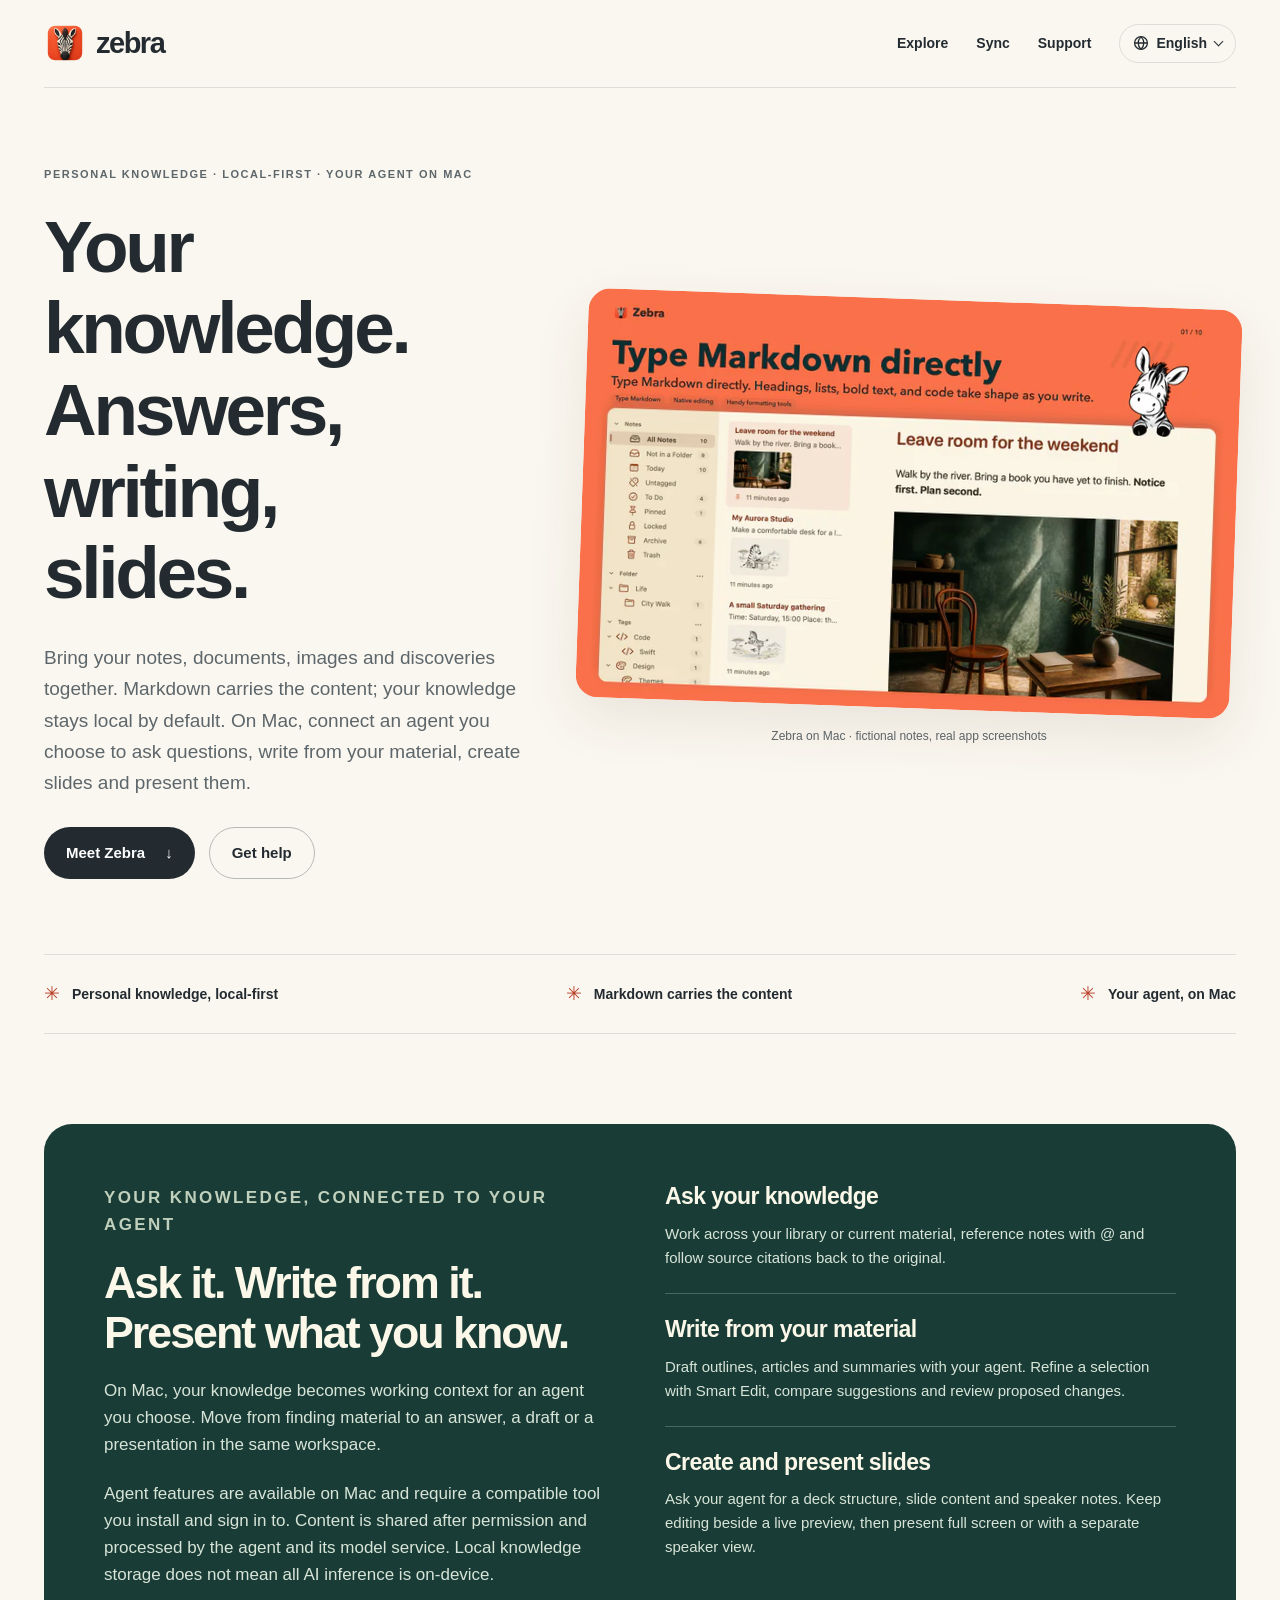
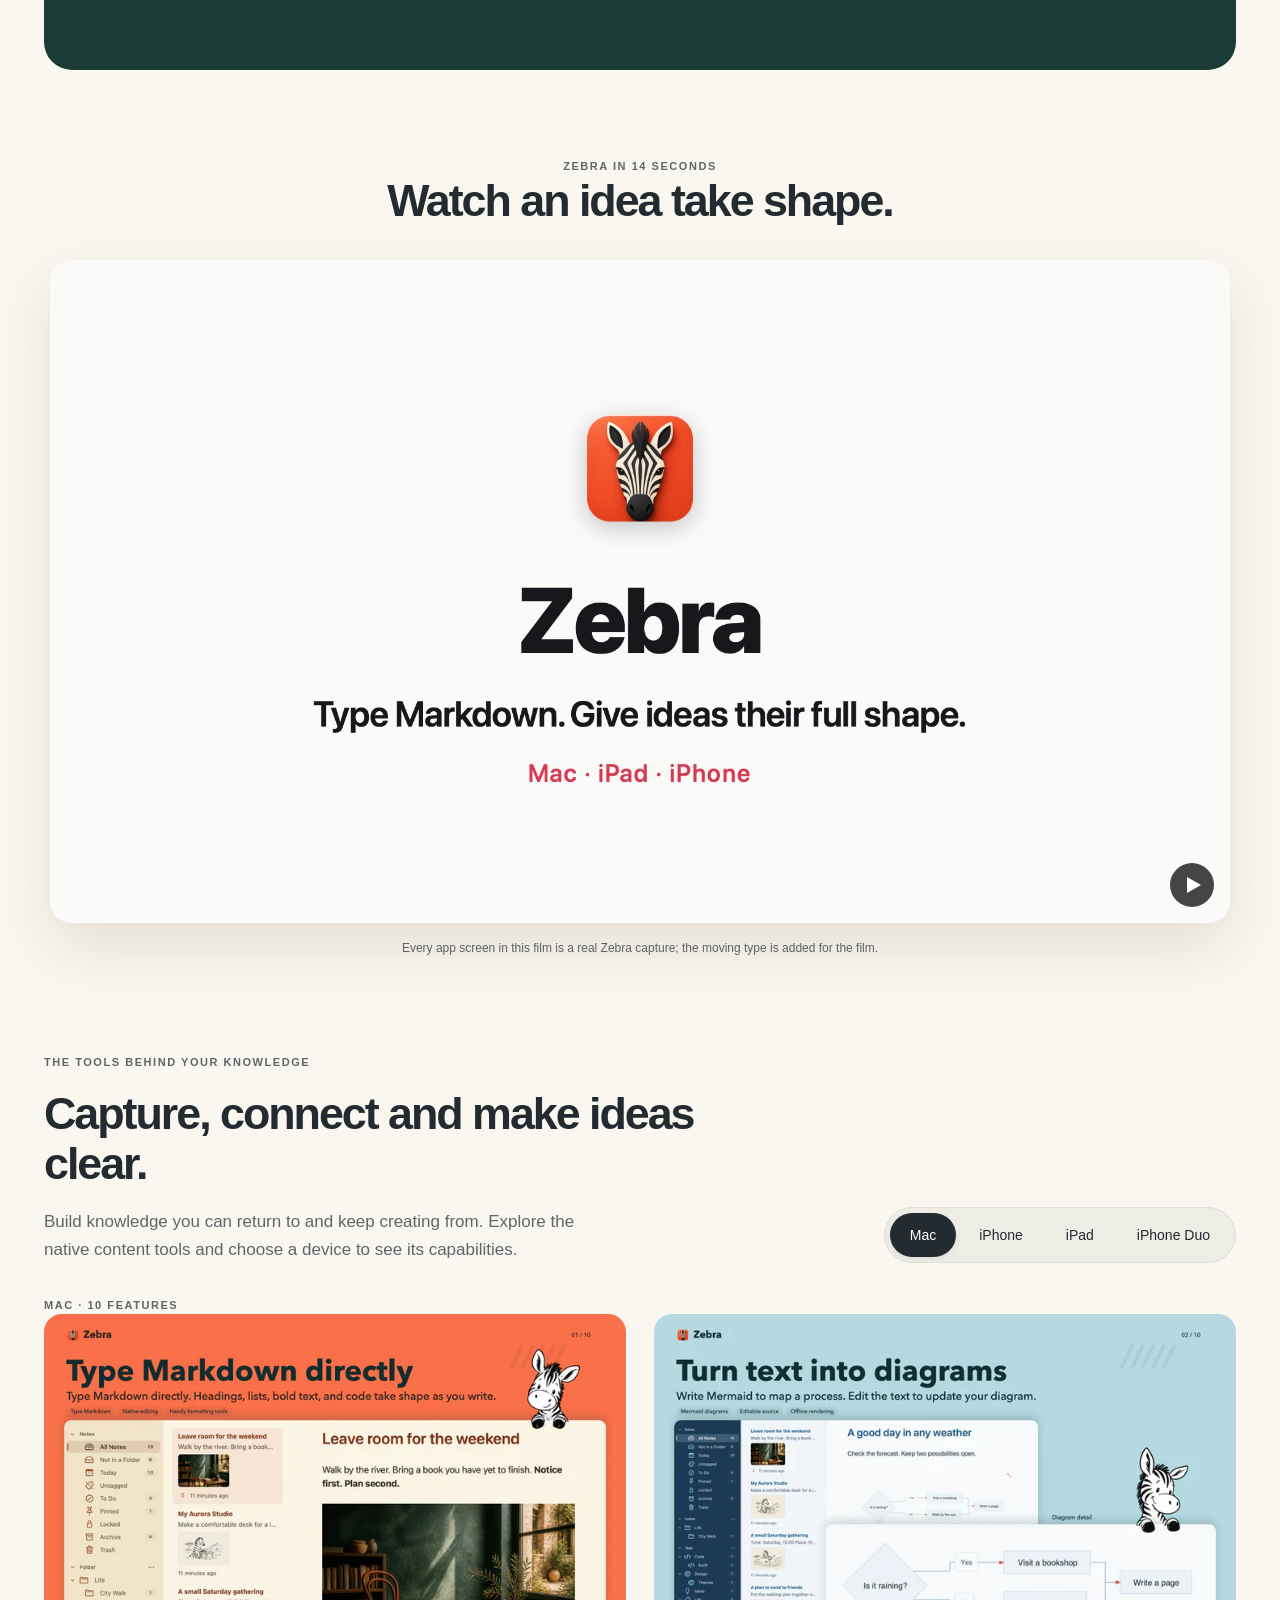
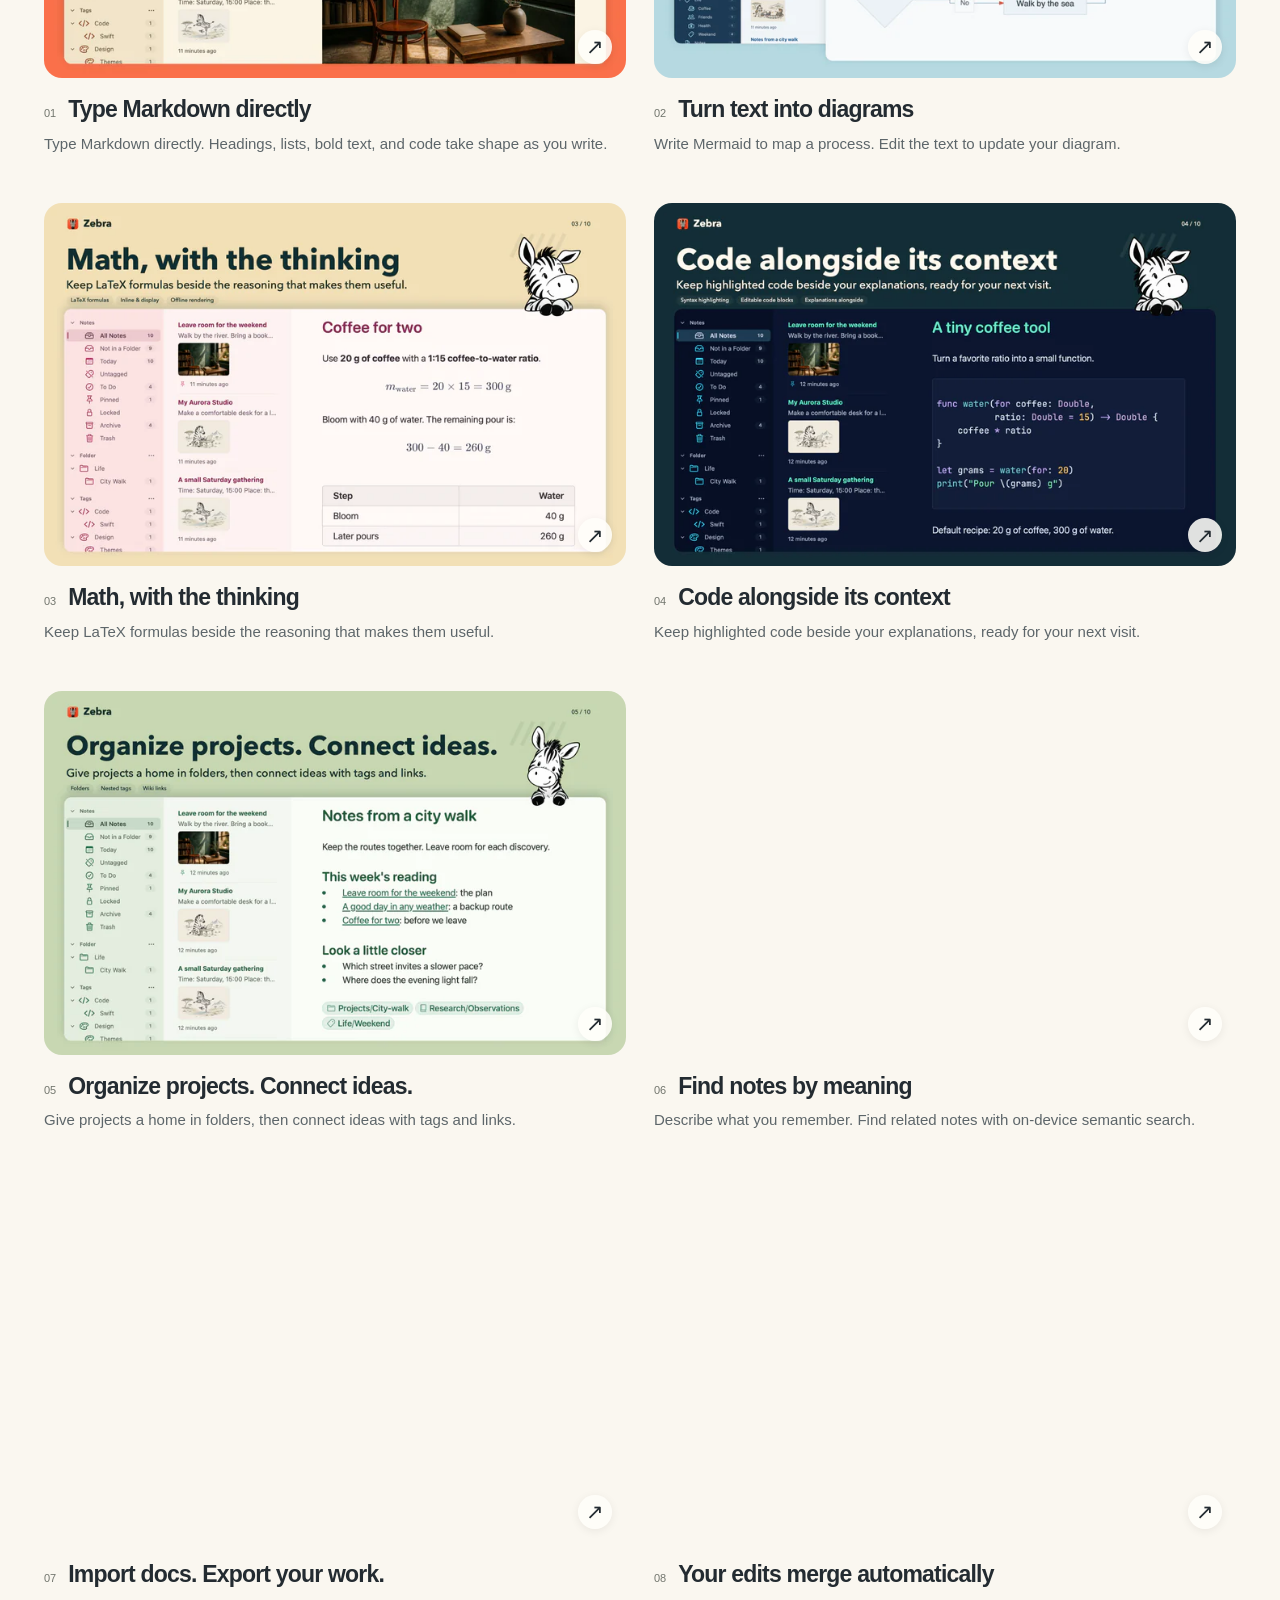
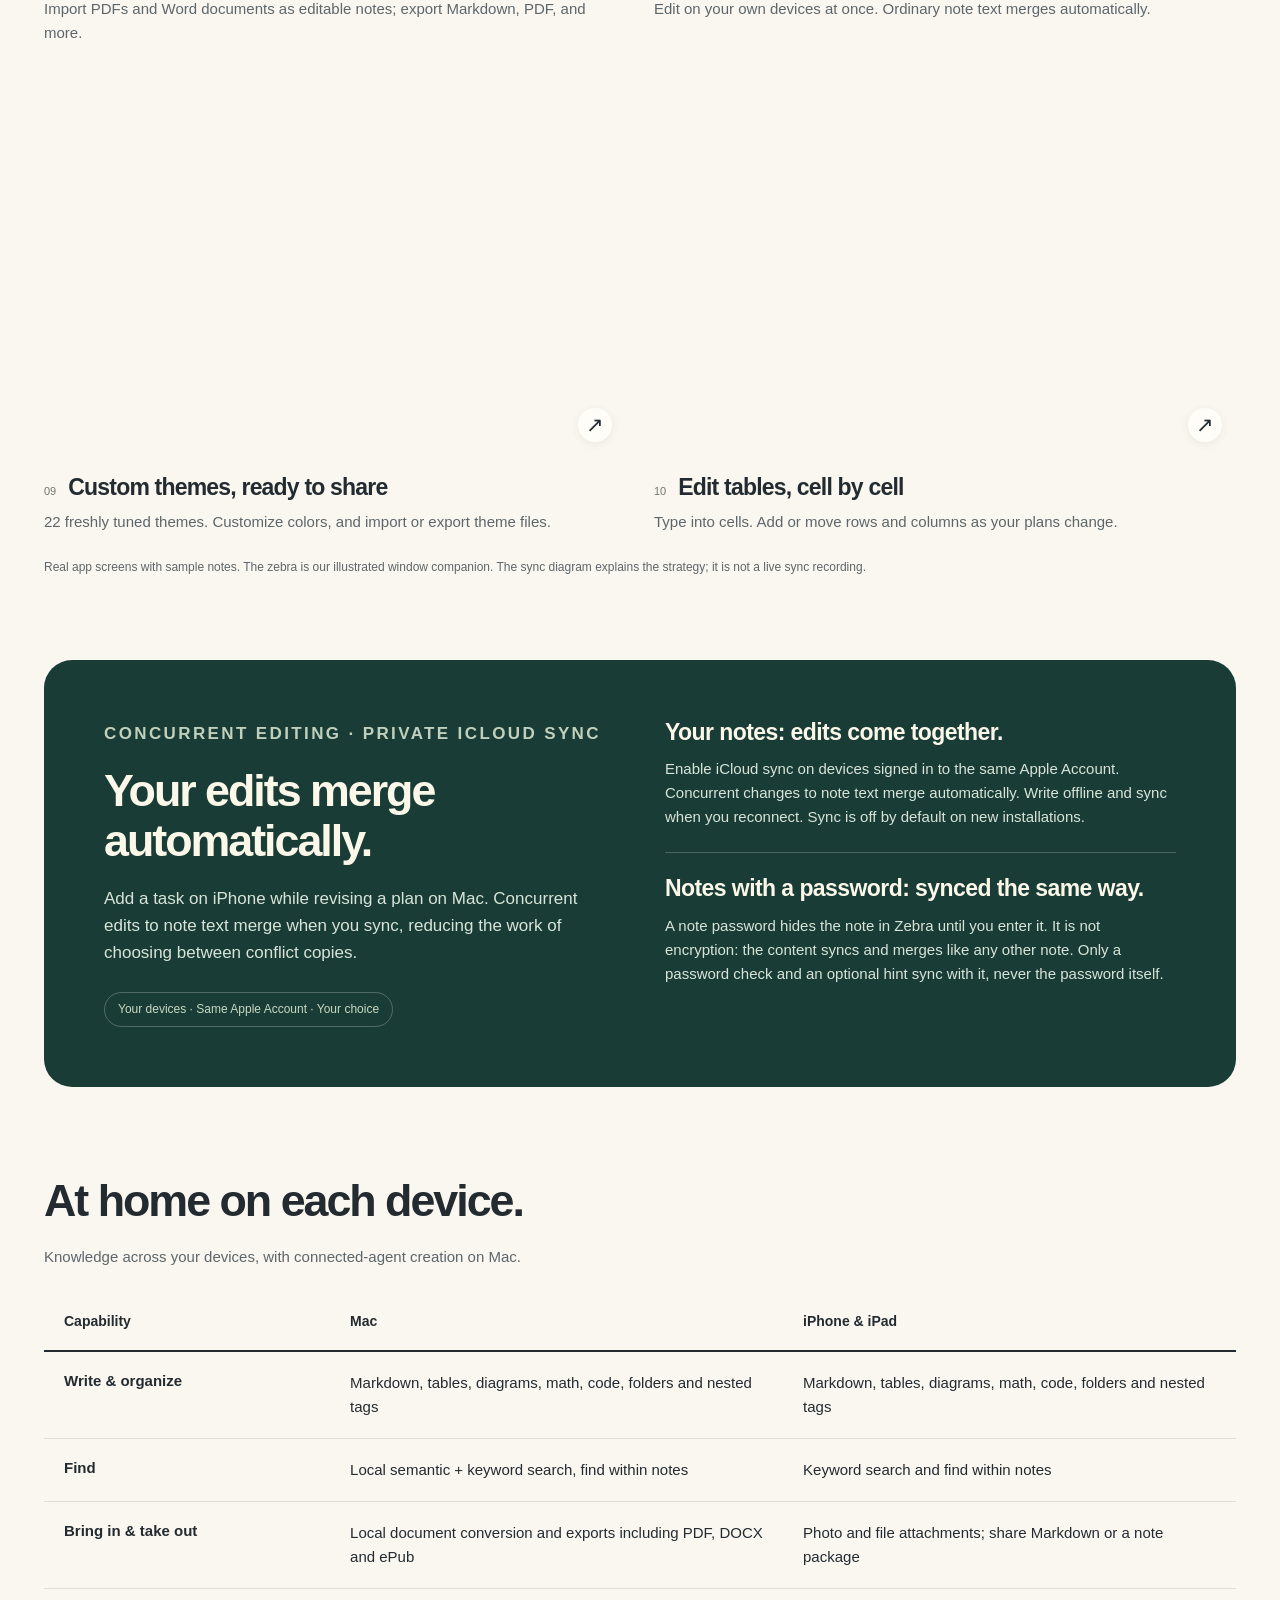
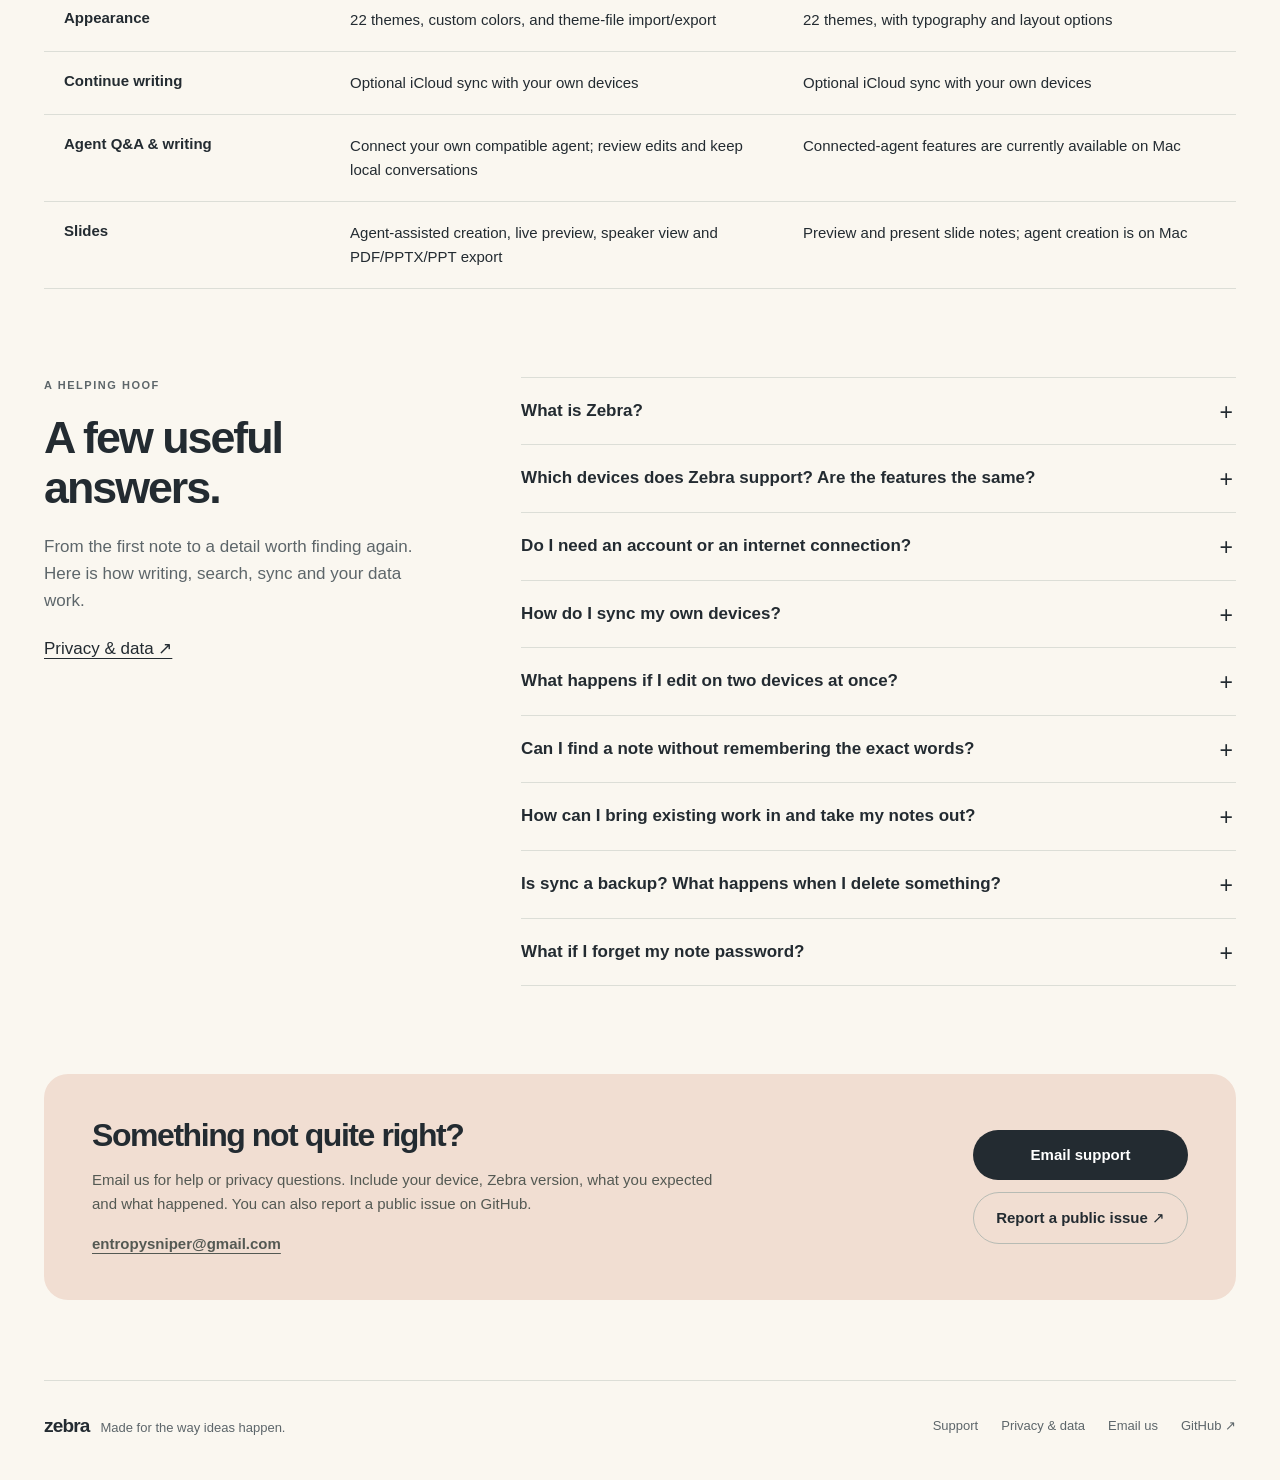
<file: index.html>
<!doctype html>
<html lang="en"><head><meta charset="utf-8"><meta name="viewport" content="width=device-width, initial-scale=1"><meta name="color-scheme" content="light"><meta name="theme-color" content="#faf7f0"><meta name="referrer" content="strict-origin-when-cross-origin"><meta http-equiv="Content-Security-Policy" content="default-src 'self'; script-src 'self'; style-src 'self'; img-src 'self'; connect-src 'none'; object-src 'none'; base-uri 'self'; form-action 'none'">
<title>Zebra — Your personal, local-first knowledge base</title><meta name="description" content="Keep knowledge locally, with Markdown as its medium. On Mac, connect your own agent for Q&amp;A, writing, slide creation and presentations."><link rel="canonical" href="https://entropysniper-app.github.io/zebra.app/index.html"><link rel="alternate" hreflang="en" href="https://entropysniper-app.github.io/zebra.app/index.html"><link rel="alternate" hreflang="zh-Hans" href="https://entropysniper-app.github.io/zebra.app/zh/index.html"><link rel="alternate" hreflang="ja" href="https://entropysniper-app.github.io/zebra.app/ja/index.html"><link rel="alternate" hreflang="fr" href="https://entropysniper-app.github.io/zebra.app/fr/index.html"><link rel="alternate" hreflang="x-default" href="https://entropysniper-app.github.io/zebra.app/index.html"><meta property="og:type" content="website"><meta property="og:title" content="Zebra — Your personal, local-first knowledge base"><meta property="og:description" content="Keep knowledge locally, with Markdown as its medium. On Mac, connect your own agent for Q&amp;A, writing, slide creation and presentations."><meta property="og:url" content="https://entropysniper-app.github.io/zebra.app/index.html"><meta property="og:image" content="https://entropysniper-app.github.io/zebra.app/assets/images/macos/en-US/01-write-large.webp?v=ccbb83b8c57d"><meta property="og:locale" content="en_US"><meta property="og:locale:alternate" content="zh_CN"><meta property="og:locale:alternate" content="ja_JP"><meta property="og:locale:alternate" content="fr_FR"><meta name="twitter:card" content="summary_large_image"><link rel="icon" href="assets/images/icon.png"><link rel="apple-touch-icon" sizes="180x180" href="assets/images/apple-touch-icon.png"><link rel="stylesheet" href="assets/site.css"><script defer src="assets/site.js"></script></head><body>
<a class="skip-link" href="#main">Skip to content</a><div class="container"><header class="site-header"><a class="brand" href="index.html" aria-label="Zebra Home"><img src="assets/images/icon.png" width="42" height="42" alt="">zebra</a><nav class="site-nav" aria-label="Main navigation"><a class="nav-extra" href="index.html#explore">Explore</a><a class="nav-extra" href="index.html#sync">Sync</a><a href="index.html#support">Support</a><details class="language-menu"><summary><svg class="globe" aria-hidden="true" focusable="false" viewBox="0 0 16 16" width="16" height="16" fill="none" stroke="currentColor" stroke-width="1.3"><circle cx="8" cy="8" r="6.4"/><path d="M1.6 8h12.8M8 1.6c1.9 2 2.8 4.1 2.8 6.4S9.9 12.4 8 14.4M8 1.6C6.1 3.6 5.2 5.7 5.2 8s.9 4.4 2.8 6.4"/></svg><span class="visually-hidden">Language: </span><span lang="en">English</span></summary><ul class="language-list"><li><a href="zh/index.html" lang="zh-Hans" hreflang="zh-Hans">简体中文</a></li><li><a href="ja/index.html" lang="ja" hreflang="ja">日本語</a></li><li><a href="fr/index.html" lang="fr" hreflang="fr">Français</a></li></ul></details></nav></header><main id="main"><section class="hero"><div><p class="eyebrow">Personal knowledge · Local-first · Your agent on Mac</p><h1>Your knowledge.<br>Answers, writing, slides.</h1><p class="lead">Bring your notes, documents, images and discoveries together. Markdown carries the content; your knowledge stays local by default. On Mac, connect an agent you choose to ask questions, write from your material, create slides and present them.</p><div class="actions"><a class="button" href="#explore">Meet Zebra <span aria-hidden="true">↓</span></a><a class="button secondary" href="#support">Get help</a></div></div><div><a class="hero-image-link" href="#explore" aria-label="Meet Zebra"><div class="poster"><img src="assets/images/macos/en-US/01-write-large.webp?v=ccbb83b8c57d" srcset="assets/images/macos/en-US/01-write-small.webp?v=709e24be667a 720w, assets/images/macos/en-US/01-write-large.webp?v=ccbb83b8c57d 1440w" sizes="(max-width: 700px) 94vw, 55vw" width="2880" height="1800" alt="Type Markdown directly — Zebra Mac" fetchpriority="high"></div></a><p class="hero-caption">Zebra on Mac · fictional notes, real app screenshots</p></div></section>
<div class="principles"><span>Personal knowledge, local-first</span><span>Markdown carries the content</span><span>Your agent, on Mac</span></div>
<section id="intelligence" class="sync-section"><div><p class="eyebrow">Your knowledge, connected to your agent</p><h2>Ask it. Write from it.<br>Present what you know.</h2><p>On Mac, your knowledge becomes working context for an agent you choose. Move from finding material to an answer, a draft or a presentation in the same workspace.</p><p class="notice">Agent features are available on Mac and require a compatible tool you install and sign in to. Content is shared after permission and processed by the agent and its model service. Local knowledge storage does not mean all AI inference is on-device.</p></div><div><div class="sync-card"><h3>Ask your knowledge</h3><p>Work across your library or current material, reference notes with @ and follow source citations back to the original.</p></div><div class="sync-card"><h3>Write from your material</h3><p>Draft outlines, articles and summaries with your agent. Refine a selection with Smart Edit, compare suggestions and review proposed changes.</p></div><div class="sync-card"><h3>Create and present slides</h3><p>Ask your agent for a deck structure, slide content and speaker notes. Keep editing beside a live preview, then present full screen or with a separate speaker view.</p></div></div></section>
<section class="film" id="film" aria-labelledby="film-title"><p class="eyebrow">Zebra in 14 seconds</p><h2 id="film-title">Watch an idea take shape.</h2><div class="film-frame"><video id="promo-video" controls muted loop playsinline preload="none" poster="assets/video/zebra-promo-en.jpg?v=9886eb8dcfa4" width="1920" height="1080" aria-label="Zebra promo film" aria-describedby="film-caption"><source src="assets/video/zebra-promo-en.mp4?v=bd1433f5552d" type="video/mp4"></video><button class="film-toggle" type="button" hidden data-play-label="Play video" data-pause-label="Pause video" aria-label="Play video"><span aria-hidden="true"></span></button></div><p class="film-caption" id="film-caption">Every app screen in this film is a real Zebra capture; the moving type is added for the film.</p></section>
<section id="explore"><div class="section-heading"><div><p class="eyebrow">The tools behind your knowledge</p><h2>Capture, connect and make ideas clear.</h2><p>Build knowledge you can return to and keep creating from. Explore the native content tools and choose a device to see its capabilities.</p></div><div class="device-switch" role="group" aria-label="Choose a device"><button type="button" data-device-button="macos" aria-pressed="true">Mac</button><button type="button" data-device-button="iphone" aria-pressed="false">iPhone</button><button type="button" data-device-button="ipad" aria-pressed="false">iPad</button><button type="button" data-device-button="iphone-duo" aria-pressed="false">iPhone Duo</button></div></div><p id="gallery-status" class="eyebrow" aria-live="polite">Mac · 10 features</p><noscript><p class="no-script">These Mac screenshots and the support content work without JavaScript. Enable JavaScript to switch devices and open larger images.</p></noscript><div id="gallery" class="gallery" data-device="macos"><article class="feature"><button class="feature-image" type="button" data-large="assets/images/macos/en-US/01-write-large.webp?v=ccbb83b8c57d" aria-label="View screenshot: Type Markdown directly"><img src="assets/images/macos/en-US/01-write-small.webp?v=709e24be667a" srcset="assets/images/macos/en-US/01-write-small.webp?v=709e24be667a 720w, assets/images/macos/en-US/01-write-large.webp?v=ccbb83b8c57d 1440w" sizes="(max-width: 700px) 94vw, 46vw" width="2880" height="1800" alt="Type Markdown directly — Zebra Mac" loading="lazy" decoding="async"><span class="zoom-indicator" aria-hidden="true">↗</span></button><div class="feature-copy"><div class="feature-top"><span class="feature-index">01</span><h3>Type Markdown directly</h3></div><p>Type Markdown directly. Headings, lists, bold text, and code take shape as you write.</p></div></article><article class="feature"><button class="feature-image" type="button" data-large="assets/images/macos/en-US/02-diagrams-large.webp?v=856ddb66ec4d" aria-label="View screenshot: Turn text into diagrams"><img src="assets/images/macos/en-US/02-diagrams-small.webp?v=14a705b09721" srcset="assets/images/macos/en-US/02-diagrams-small.webp?v=14a705b09721 720w, assets/images/macos/en-US/02-diagrams-large.webp?v=856ddb66ec4d 1440w" sizes="(max-width: 700px) 94vw, 46vw" width="2880" height="1800" alt="Turn text into diagrams — Zebra Mac" loading="lazy" decoding="async"><span class="zoom-indicator" aria-hidden="true">↗</span></button><div class="feature-copy"><div class="feature-top"><span class="feature-index">02</span><h3>Turn text into diagrams</h3></div><p>Write Mermaid to map a process. Edit the text to update your diagram.</p></div></article><article class="feature"><button class="feature-image" type="button" data-large="assets/images/macos/en-US/03-math-large.webp?v=334d9178fb07" aria-label="View screenshot: Math, with the thinking"><img src="assets/images/macos/en-US/03-math-small.webp?v=1453fc6c153e" srcset="assets/images/macos/en-US/03-math-small.webp?v=1453fc6c153e 720w, assets/images/macos/en-US/03-math-large.webp?v=334d9178fb07 1440w" sizes="(max-width: 700px) 94vw, 46vw" width="2880" height="1800" alt="Math, with the thinking — Zebra Mac" loading="lazy" decoding="async"><span class="zoom-indicator" aria-hidden="true">↗</span></button><div class="feature-copy"><div class="feature-top"><span class="feature-index">03</span><h3>Math, with the thinking</h3></div><p>Keep LaTeX formulas beside the reasoning that makes them useful.</p></div></article><article class="feature"><button class="feature-image" type="button" data-large="assets/images/macos/en-US/04-code-large.webp?v=80af65bb3e0c" aria-label="View screenshot: Code alongside its context"><img src="assets/images/macos/en-US/04-code-small.webp?v=cfb530483f74" srcset="assets/images/macos/en-US/04-code-small.webp?v=cfb530483f74 720w, assets/images/macos/en-US/04-code-large.webp?v=80af65bb3e0c 1440w" sizes="(max-width: 700px) 94vw, 46vw" width="2880" height="1800" alt="Code alongside its context — Zebra Mac" loading="lazy" decoding="async"><span class="zoom-indicator" aria-hidden="true">↗</span></button><div class="feature-copy"><div class="feature-top"><span class="feature-index">04</span><h3>Code alongside its context</h3></div><p>Keep highlighted code beside your explanations, ready for your next visit.</p></div></article><article class="feature"><button class="feature-image" type="button" data-large="assets/images/macos/en-US/05-organize-large.webp?v=e2d10722ea6d" aria-label="View screenshot: Organize projects. Connect ideas."><img src="assets/images/macos/en-US/05-organize-small.webp?v=22acd6af8db5" srcset="assets/images/macos/en-US/05-organize-small.webp?v=22acd6af8db5 720w, assets/images/macos/en-US/05-organize-large.webp?v=e2d10722ea6d 1440w" sizes="(max-width: 700px) 94vw, 46vw" width="2880" height="1800" alt="Organize projects. Connect ideas. — Zebra Mac" loading="lazy" decoding="async"><span class="zoom-indicator" aria-hidden="true">↗</span></button><div class="feature-copy"><div class="feature-top"><span class="feature-index">05</span><h3>Organize projects. Connect ideas.</h3></div><p>Give projects a home in folders, then connect ideas with tags and links.</p></div></article><article class="feature"><button class="feature-image" type="button" data-large="assets/images/macos/en-US/06-search-large.webp?v=26eb0db23835" aria-label="View screenshot: Find notes by meaning"><img src="assets/images/macos/en-US/06-search-small.webp?v=62bb8e5434b5" srcset="assets/images/macos/en-US/06-search-small.webp?v=62bb8e5434b5 720w, assets/images/macos/en-US/06-search-large.webp?v=26eb0db23835 1440w" sizes="(max-width: 700px) 94vw, 46vw" width="2880" height="1800" alt="Find notes by meaning — Zebra Mac" loading="lazy" decoding="async"><span class="zoom-indicator" aria-hidden="true">↗</span></button><div class="feature-copy"><div class="feature-top"><span class="feature-index">06</span><h3>Find notes by meaning</h3></div><p>Describe what you remember. Find related notes with on-device semantic search.</p></div></article><article class="feature"><button class="feature-image" type="button" data-large="assets/images/macos/en-US/07-import-export-large.webp?v=8b9fcd434184" aria-label="View screenshot: Import docs. Export your work."><img src="assets/images/macos/en-US/07-import-export-small.webp?v=b97b85679d61" srcset="assets/images/macos/en-US/07-import-export-small.webp?v=b97b85679d61 720w, assets/images/macos/en-US/07-import-export-large.webp?v=8b9fcd434184 1440w" sizes="(max-width: 700px) 94vw, 46vw" width="2880" height="1800" alt="Import docs. Export your work. — Zebra Mac" loading="lazy" decoding="async"><span class="zoom-indicator" aria-hidden="true">↗</span></button><div class="feature-copy"><div class="feature-top"><span class="feature-index">07</span><h3>Import docs. Export your work.</h3></div><p>Import PDFs and Word documents as editable notes; export Markdown, PDF, and more.</p></div></article><article class="feature"><button class="feature-image" type="button" data-large="assets/images/macos/en-US/08-sync-large.webp?v=f0e8f771d567" aria-label="View screenshot: Your edits merge automatically"><img src="assets/images/macos/en-US/08-sync-small.webp?v=eea49b72404e" srcset="assets/images/macos/en-US/08-sync-small.webp?v=eea49b72404e 720w, assets/images/macos/en-US/08-sync-large.webp?v=f0e8f771d567 1440w" sizes="(max-width: 700px) 94vw, 46vw" width="2880" height="1800" alt="Your edits merge automatically — Zebra Mac" loading="lazy" decoding="async"><span class="zoom-indicator" aria-hidden="true">↗</span></button><div class="feature-copy"><div class="feature-top"><span class="feature-index">08</span><h3>Your edits merge automatically</h3></div><p>Edit on your own devices at once. Ordinary note text merges automatically.</p></div></article><article class="feature"><button class="feature-image" type="button" data-large="assets/images/macos/en-US/09-themes-large.webp?v=20b0b2f75230" aria-label="View screenshot: Custom themes, ready to share"><img src="assets/images/macos/en-US/09-themes-small.webp?v=f78551d2862f" srcset="assets/images/macos/en-US/09-themes-small.webp?v=f78551d2862f 720w, assets/images/macos/en-US/09-themes-large.webp?v=20b0b2f75230 1440w" sizes="(max-width: 700px) 94vw, 46vw" width="2880" height="1800" alt="Custom themes, ready to share — Zebra Mac" loading="lazy" decoding="async"><span class="zoom-indicator" aria-hidden="true">↗</span></button><div class="feature-copy"><div class="feature-top"><span class="feature-index">09</span><h3>Custom themes, ready to share</h3></div><p>22 freshly tuned themes. Customize colors, and import or export theme files.</p></div></article><article class="feature"><button class="feature-image" type="button" data-large="assets/images/macos/en-US/10-tables-large.webp?v=272d422cd582" aria-label="View screenshot: Edit tables, cell by cell"><img src="assets/images/macos/en-US/10-tables-small.webp?v=757a94665df6" srcset="assets/images/macos/en-US/10-tables-small.webp?v=757a94665df6 720w, assets/images/macos/en-US/10-tables-large.webp?v=272d422cd582 1440w" sizes="(max-width: 700px) 94vw, 46vw" width="2880" height="1800" alt="Edit tables, cell by cell — Zebra Mac" loading="lazy" decoding="async"><span class="zoom-indicator" aria-hidden="true">↗</span></button><div class="feature-copy"><div class="feature-top"><span class="feature-index">10</span><h3>Edit tables, cell by cell</h3></div><p>Type into cells. Add or move rows and columns as your plans change.</p></div></article></div><p class="gallery-note">Real app screens with sample notes. The zebra is our illustrated window companion. The sync diagram explains the strategy; it is not a live sync recording.</p></section>
<section id="sync" class="sync-section"><div><p class="eyebrow">Concurrent editing · Private iCloud sync</p><h2>Your edits merge<br>automatically.</h2><p>Add a task on iPhone while revising a plan on Mac. Concurrent edits to note text merge when you sync, reducing the work of choosing between conflict copies.</p><span class="sync-mark">Your devices · Same Apple Account · Your choice</span></div><div><div class="sync-card"><h3>Your notes: edits come together.</h3><p>Enable iCloud sync on devices signed in to the same Apple Account. Concurrent changes to note text merge automatically. Write offline and sync when you reconnect. Sync is off by default on new installations.</p></div><div class="sync-card"><h3>Notes with a password: synced the same way.</h3><p>A note password hides the note in Zebra until you enter it. It is not encryption: the content syncs and merges like any other note. Only a password check and an optional hint sync with it, never the password itself.</p></div></div></section>
<section class="platforms"><h2>At home on each device.</h2><table class="platform-table"><caption>Knowledge across your devices, with connected-agent creation on Mac.</caption><thead><tr><th scope="col">Capability</th><th scope="col">Mac</th><th scope="col">iPhone &amp; iPad</th></tr></thead><tbody><tr><th scope="row">Write &amp; organize</th><td>Markdown, tables, diagrams, math, code, folders and nested tags</td><td>Markdown, tables, diagrams, math, code, folders and nested tags</td></tr><tr><th scope="row">Find</th><td>Local semantic + keyword search, find within notes</td><td>Keyword search and find within notes</td></tr><tr><th scope="row">Bring in &amp; take out</th><td>Local document conversion and exports including PDF, DOCX and ePub</td><td>Photo and file attachments; share Markdown or a note package</td></tr><tr><th scope="row">Appearance</th><td>22 themes, custom colors, and theme-file import/export</td><td>22 themes, with typography and layout options</td></tr><tr><th scope="row">Continue writing</th><td>Optional iCloud sync with your own devices</td><td>Optional iCloud sync with your own devices</td></tr><tr><th scope="row">Agent Q&amp;A &amp; writing</th><td>Connect your own compatible agent; review edits and keep local conversations</td><td>Connected-agent features are currently available on Mac</td></tr><tr><th scope="row">Slides</th><td>Agent-assisted creation, live preview, speaker view and PDF/PPTX/PPT export</td><td>Preview and present slide notes; agent creation is on Mac</td></tr></tbody></table></section>
<section class="support" id="support"><div class="intro"><p class="eyebrow">A helping hoof</p><h2>A few useful answers.</h2><p>From the first note to a detail worth finding again. Here is how writing, search, sync and your data work.</p><a href="privacy.html">Privacy &amp; data ↗</a></div><div class="faq"><details id="faq-knowledge-base"><summary>What is Zebra?</summary><div><p>Zebra is a personal, local-first knowledge base. Markdown carries notes and documents, with images, links and structured content. On Mac you can connect your own compatible agent to ask questions of your material, write, create slides and present them.</p></div></details><details id="faq-platforms"><summary>Which devices does Zebra support? Are the features the same?</summary><div><p>Zebra requires macOS 14 or later on Mac, and iOS 17 or later on iPhone and iPad. All platforms support Markdown, tables, math, Mermaid diagrams, code highlighting, folders, and nested tags. Mac also offers local semantic search, document conversion, and more export formats. iPhone and iPad offer keyword search, find within notes, photo and file attachments, and sharing as Markdown or a note package with attachments. All devices offer 22 built-in themes. Mac also lets you create custom themes and import or export .zebratheme files to share them.</p></div></details><details id="faq-offline"><summary>Do I need an account or an internet connection?</summary><div><p>No Zebra account is required. Notes are stored on your device by default, and core writing and organization work offline. Changes save automatically on the device. iCloud sync needs an Apple Account and a connection. Web clipping, link previews, and remote attachments connect to the relevant websites.</p></div></details><details id="faq-sync-setup"><summary>How do I sync my own devices?</summary><div><p>Sign in to the same Apple Account on each device and make sure iCloud is available. Then enable iCloud sync in Zebra&#x27;s settings on each device. Sync is off by default for new installations; existing choices are preserved. The first sync can take time, so open Zebra and keep a network connection available. If changes have not arrived, check the app&#x27;s sync status, your connection, and your iCloud sign-in. Turning sync off on one device does not turn it off elsewhere or erase cloud copies.</p></div></details><details id="faq-concurrent-edits"><summary>What happens if I edit on two devices at once?</summary><div><p>Note text uses CRDT sync to merge concurrent edits across devices, and notes with a password sync and merge the same way. Offline edits can join those changes when you reconnect. Sync connects your own devices; it is not a shared team workspace.</p></div></details><details id="faq-search"><summary>Can I find a note without remembering the exact words?</summary><div><p>On Mac, press ⌘O to open Zebra Actions and describe what you remember. Local semantic search combines the meaning of Chinese and English text with keywords. No separate model download is needed, and keyword search remains available if the system&#x27;s semantic capabilities are unavailable. Notes with a password are excluded from semantic indexing, even while unlocked. iPhone and iPad currently offer keyword search and find within notes.</p></div></details><details id="faq-import-export"><summary>How can I bring existing work in and take my notes out?</summary><div><p>On Mac, import Markdown, HTML, TextBundle, and other supported formats. Text-based PDFs, DOCX, XLSX/XLS, PPTX, and other supported documents can be converted locally into editable notes while keeping the originals. Conversion focuses on text and structure; complex layouts may change. Mac exports include Markdown, PDF, HTML, DOCX, and ePub. On iPhone and iPad, attach photos or files, then use the note menu to share Markdown or package the note and its attachments together.</p></div></details><details id="faq-backup-delete"><summary>Is sync a backup? What happens when I delete something?</summary><div><p>Sync carries changes between devices and should not be your only backup. On Mac, choose File &gt; Export Backup to save a .zebrabk library backup with notes and attachments. You can review the effect of a restore before proceeding. Turning sync off or removing the app does not erase copies on other devices, exported files, backups, or existing cloud copies. Deleting a note updates its current state, but older records in cloud sync history and the attachments they reference may remain. There is currently no button to erase all cloud history. Keep an independent copy before deleting or restoring important work.</p></div></details><details id="faq-note-password"><summary>What if I forget my note password?</summary><div><p>The developer cannot recover it: Zebra never stores the password itself, only a password check. All notes with a password share one password, so keep it somewhere safe. A note password is not encryption. Zebra only asks for it before showing the note; the content itself stays in plain text on your devices, in iCloud, and in library backups.</p></div></details></div></section>
<section class="contact" id="contact"><div><h2>Something not quite right?</h2><p>Email us for help or privacy questions. Include your device, Zebra version, what you expected and what happened. You can also report a public issue on GitHub.</p><p class="contact-email"><a href="mailto:entropysniper@gmail.com">entropysniper@gmail.com</a></p></div><div class="contact-options"><a class="button" href="mailto:entropysniper@gmail.com">Email support</a><a class="button secondary" href="https://github.com/entropysniper-app/zebra.app/issues/new">Report a public issue ↗</a></div></section></main>
<dialog id="poster-dialog" class="poster-dialog" aria-labelledby="dialog-title"><div class="dialog-bar"><h2 id="dialog-title"></h2><button id="dialog-close" type="button" aria-label="Close screenshot">×</button></div><img id="dialog-image" alt=""></dialog><script id="gallery-data" type="application/json">{"locale":"en-US","devices":{"macos":[{"headline":"Type Markdown directly","summary":"Type Markdown directly. Headings, lists, bold text, and code take shape as you write.","small":"assets/images/macos/en-US/01-write-small.webp?v=709e24be667a","large":"assets/images/macos/en-US/01-write-large.webp?v=ccbb83b8c57d","smallWidth":720,"largeWidth":1440,"width":2880,"height":1800,"alt":"Type Markdown directly — Zebra Mac"},{"headline":"Turn text into diagrams","summary":"Write Mermaid to map a process. Edit the text to update your diagram.","small":"assets/images/macos/en-US/02-diagrams-small.webp?v=14a705b09721","large":"assets/images/macos/en-US/02-diagrams-large.webp?v=856ddb66ec4d","smallWidth":720,"largeWidth":1440,"width":2880,"height":1800,"alt":"Turn text into diagrams — Zebra Mac"},{"headline":"Math, with the thinking","summary":"Keep LaTeX formulas beside the reasoning that makes them useful.","small":"assets/images/macos/en-US/03-math-small.webp?v=1453fc6c153e","large":"assets/images/macos/en-US/03-math-large.webp?v=334d9178fb07","smallWidth":720,"largeWidth":1440,"width":2880,"height":1800,"alt":"Math, with the thinking — Zebra Mac"},{"headline":"Code alongside its context","summary":"Keep highlighted code beside your explanations, ready for your next visit.","small":"assets/images/macos/en-US/04-code-small.webp?v=cfb530483f74","large":"assets/images/macos/en-US/04-code-large.webp?v=80af65bb3e0c","smallWidth":720,"largeWidth":1440,"width":2880,"height":1800,"alt":"Code alongside its context — Zebra Mac"},{"headline":"Organize projects. Connect ideas.","summary":"Give projects a home in folders, then connect ideas with tags and links.","small":"assets/images/macos/en-US/05-organize-small.webp?v=22acd6af8db5","large":"assets/images/macos/en-US/05-organize-large.webp?v=e2d10722ea6d","smallWidth":720,"largeWidth":1440,"width":2880,"height":1800,"alt":"Organize projects. Connect ideas. — Zebra Mac"},{"headline":"Find notes by meaning","summary":"Describe what you remember. Find related notes with on-device semantic search.","small":"assets/images/macos/en-US/06-search-small.webp?v=62bb8e5434b5","large":"assets/images/macos/en-US/06-search-large.webp?v=26eb0db23835","smallWidth":720,"largeWidth":1440,"width":2880,"height":1800,"alt":"Find notes by meaning — Zebra Mac"},{"headline":"Import docs. Export your work.","summary":"Import PDFs and Word documents as editable notes; export Markdown, PDF, and more.","small":"assets/images/macos/en-US/07-import-export-small.webp?v=b97b85679d61","large":"assets/images/macos/en-US/07-import-export-large.webp?v=8b9fcd434184","smallWidth":720,"largeWidth":1440,"width":2880,"height":1800,"alt":"Import docs. Export your work. — Zebra Mac"},{"headline":"Your edits merge automatically","summary":"Edit on your own devices at once. Ordinary note text merges automatically.","small":"assets/images/macos/en-US/08-sync-small.webp?v=eea49b72404e","large":"assets/images/macos/en-US/08-sync-large.webp?v=f0e8f771d567","smallWidth":720,"largeWidth":1440,"width":2880,"height":1800,"alt":"Your edits merge automatically — Zebra Mac"},{"headline":"Custom themes, ready to share","summary":"22 freshly tuned themes. Customize colors, and import or export theme files.","small":"assets/images/macos/en-US/09-themes-small.webp?v=f78551d2862f","large":"assets/images/macos/en-US/09-themes-large.webp?v=20b0b2f75230","smallWidth":720,"largeWidth":1440,"width":2880,"height":1800,"alt":"Custom themes, ready to share — Zebra Mac"},{"headline":"Edit tables, cell by cell","summary":"Type into cells. Add or move rows and columns as your plans change.","small":"assets/images/macos/en-US/10-tables-small.webp?v=757a94665df6","large":"assets/images/macos/en-US/10-tables-large.webp?v=272d422cd582","smallWidth":720,"largeWidth":1440,"width":2880,"height":1800,"alt":"Edit tables, cell by cell — Zebra Mac"}],"iphone":[{"headline":"Type Markdown directly","summary":"Type Markdown directly. Headings, lists, bold text, and code take shape as you write.","small":"assets/images/iphone/en-US/01-write-small.webp?v=3f609cb5cdef","large":"assets/images/iphone/en-US/01-write-large.webp?v=ffc0fea128e2","smallWidth":720,"largeWidth":1206,"width":1206,"height":2622,"alt":"Type Markdown directly — Zebra iPhone"},{"headline":"Turn text into diagrams","summary":"Write Mermaid to map a process. Edit the text to update your diagram.","small":"assets/images/iphone/en-US/02-diagrams-small.webp?v=3de9daf73ed5","large":"assets/images/iphone/en-US/02-diagrams-large.webp?v=0f755684201b","smallWidth":720,"largeWidth":1206,"width":1206,"height":2622,"alt":"Turn text into diagrams — Zebra iPhone"},{"headline":"Math, with the thinking","summary":"Keep LaTeX formulas beside the reasoning that makes them useful.","small":"assets/images/iphone/en-US/03-math-small.webp?v=f9acebf6c51c","large":"assets/images/iphone/en-US/03-math-large.webp?v=5d9e3437d76a","smallWidth":720,"largeWidth":1206,"width":1206,"height":2622,"alt":"Math, with the thinking — Zebra iPhone"},{"headline":"Code alongside its context","summary":"Keep highlighted code beside your explanations, ready for your next visit.","small":"assets/images/iphone/en-US/04-code-small.webp?v=e5df0c62ebff","large":"assets/images/iphone/en-US/04-code-large.webp?v=07c28e7ae6e3","smallWidth":720,"largeWidth":1206,"width":1206,"height":2622,"alt":"Code alongside its context — Zebra iPhone"},{"headline":"Organize projects. Connect ideas.","summary":"Give projects a home in folders, then connect ideas with tags and links.","small":"assets/images/iphone/en-US/05-organize-small.webp?v=278f17d8581d","large":"assets/images/iphone/en-US/05-organize-large.webp?v=231fb80933d7","smallWidth":720,"largeWidth":1206,"width":1206,"height":2622,"alt":"Organize projects. Connect ideas. — Zebra iPhone"},{"headline":"Back to that exact line","summary":"Search by keyword, then highlight the passage you need inside a note.","small":"assets/images/iphone/en-US/06-search-small.webp?v=616e691e4ff7","large":"assets/images/iphone/en-US/06-search-large.webp?v=be6dfd5166fe","smallWidth":720,"largeWidth":1206,"width":1206,"height":2622,"alt":"Back to that exact line — Zebra iPhone"},{"headline":"Import files. Export notes.","summary":"Import photos and files as attachments. Export Markdown or a note with its attachments.","small":"assets/images/iphone/en-US/07-import-export-small.webp?v=78eee775130b","large":"assets/images/iphone/en-US/07-import-export-large.webp?v=5f9dfd8e340d","smallWidth":720,"largeWidth":1206,"width":1206,"height":2622,"alt":"Import files. Export notes. — Zebra iPhone"},{"headline":"Your edits merge automatically","summary":"Edit on your own devices at once. Ordinary note text merges automatically.","small":"assets/images/iphone/en-US/08-sync-small.webp?v=745672d7f37c","large":"assets/images/iphone/en-US/08-sync-large.webp?v=05e4c138c67b","smallWidth":720,"largeWidth":1206,"width":1206,"height":2622,"alt":"Your edits merge automatically — Zebra iPhone"},{"headline":"22 themes for your notes","summary":"Freshly tuned light and dark themes restyle your notes, code, and tables together.","small":"assets/images/iphone/en-US/09-themes-small.webp?v=8071627b7a06","large":"assets/images/iphone/en-US/09-themes-large.webp?v=2f6e1765895c","smallWidth":720,"largeWidth":1206,"width":1206,"height":2622,"alt":"22 themes for your notes — Zebra iPhone"},{"headline":"Edit tables, cell by cell","summary":"Tap to type. The ⋮ menu adds, moves, and aligns rows and columns.","small":"assets/images/iphone/en-US/10-tables-small.webp?v=49c4864c881c","large":"assets/images/iphone/en-US/10-tables-large.webp?v=0f43fd834096","smallWidth":720,"largeWidth":1206,"width":1206,"height":2622,"alt":"Edit tables, cell by cell — Zebra iPhone"}],"ipad":[{"headline":"Type Markdown directly","summary":"Type Markdown directly. Headings, lists, bold text, and code take shape as you write.","small":"assets/images/ipad/en-US/01-write-small.webp?v=ad61c140b888","large":"assets/images/ipad/en-US/01-write-large.webp?v=b97e91e447e7","smallWidth":720,"largeWidth":1440,"width":2752,"height":2064,"alt":"Type Markdown directly — Zebra iPad"},{"headline":"Turn text into diagrams","summary":"Write Mermaid to map a process. Edit the text to update your diagram.","small":"assets/images/ipad/en-US/02-diagrams-small.webp?v=303a9cd194c7","large":"assets/images/ipad/en-US/02-diagrams-large.webp?v=5deab6b470a6","smallWidth":720,"largeWidth":1440,"width":2752,"height":2064,"alt":"Turn text into diagrams — Zebra iPad"},{"headline":"Math, with the thinking","summary":"Keep LaTeX formulas beside the reasoning that makes them useful.","small":"assets/images/ipad/en-US/03-math-small.webp?v=3d0957c68630","large":"assets/images/ipad/en-US/03-math-large.webp?v=8223bc74ba30","smallWidth":720,"largeWidth":1440,"width":2752,"height":2064,"alt":"Math, with the thinking — Zebra iPad"},{"headline":"Code alongside its context","summary":"Keep highlighted code beside your explanations, ready for your next visit.","small":"assets/images/ipad/en-US/04-code-small.webp?v=7922f6cb2190","large":"assets/images/ipad/en-US/04-code-large.webp?v=559a7a912094","smallWidth":720,"largeWidth":1440,"width":2752,"height":2064,"alt":"Code alongside its context — Zebra iPad"},{"headline":"Organize projects. Connect ideas.","summary":"Give projects a home in folders, then connect ideas with tags and links.","small":"assets/images/ipad/en-US/05-organize-small.webp?v=616f5d0e83de","large":"assets/images/ipad/en-US/05-organize-large.webp?v=dfc639055fba","smallWidth":720,"largeWidth":1440,"width":2752,"height":2064,"alt":"Organize projects. Connect ideas. — Zebra iPad"},{"headline":"Back to that exact line","summary":"Search by keyword, then highlight the passage you need inside a note.","small":"assets/images/ipad/en-US/06-search-small.webp?v=33c0f339f097","large":"assets/images/ipad/en-US/06-search-large.webp?v=81de983789ee","smallWidth":720,"largeWidth":1440,"width":2752,"height":2064,"alt":"Back to that exact line — Zebra iPad"},{"headline":"Import files. Export notes.","summary":"Import photos and files as attachments. Export Markdown or a note with its attachments.","small":"assets/images/ipad/en-US/07-import-export-small.webp?v=8e3db0391d4d","large":"assets/images/ipad/en-US/07-import-export-large.webp?v=cb48cf1b0d21","smallWidth":720,"largeWidth":1440,"width":2752,"height":2064,"alt":"Import files. Export notes. — Zebra iPad"},{"headline":"Your edits merge automatically","summary":"Edit on your own devices at once. Ordinary note text merges automatically.","small":"assets/images/ipad/en-US/08-sync-small.webp?v=784c299886c1","large":"assets/images/ipad/en-US/08-sync-large.webp?v=44166386653b","smallWidth":720,"largeWidth":1440,"width":2752,"height":2064,"alt":"Your edits merge automatically — Zebra iPad"},{"headline":"22 themes for your notes","summary":"Freshly tuned light and dark themes restyle your notes, code, and tables together.","small":"assets/images/ipad/en-US/09-themes-small.webp?v=e9ab3909f36f","large":"assets/images/ipad/en-US/09-themes-large.webp?v=c8f244f41c3b","smallWidth":720,"largeWidth":1440,"width":2752,"height":2064,"alt":"22 themes for your notes — Zebra iPad"},{"headline":"Edit tables, cell by cell","summary":"Tap to type. The ⋮ menu adds, moves, and aligns rows and columns.","small":"assets/images/ipad/en-US/10-tables-small.webp?v=1dd0c423df87","large":"assets/images/ipad/en-US/10-tables-large.webp?v=1522271e28a9","smallWidth":720,"largeWidth":1440,"width":2752,"height":2064,"alt":"Edit tables, cell by cell — Zebra iPad"}],"iphone-duo":[{"headline":"Type Markdown directly","summary":"Type Markdown directly. Headings, lists, bold text, and code take shape as you write.","small":"assets/images/iphone-duo/en-US/01-write-small.webp?v=5212acc3a98a","large":"assets/images/iphone-duo/en-US/01-write-large.webp?v=c8d39f722f10","smallWidth":720,"largeWidth":1440,"width":2853,"height":2007,"alt":"Type Markdown directly — Zebra iPhone Duo"},{"headline":"Turn text into diagrams","summary":"Write Mermaid to map a process. Edit the text to update your diagram.","small":"assets/images/iphone-duo/en-US/02-diagrams-small.webp?v=65c382ea0f10","large":"assets/images/iphone-duo/en-US/02-diagrams-large.webp?v=ca02aebeed5f","smallWidth":720,"largeWidth":1440,"width":2853,"height":2007,"alt":"Turn text into diagrams — Zebra iPhone Duo"},{"headline":"Math, with the thinking","summary":"Keep LaTeX formulas beside the reasoning that makes them useful.","small":"assets/images/iphone-duo/en-US/03-math-small.webp?v=59a07d674481","large":"assets/images/iphone-duo/en-US/03-math-large.webp?v=fff3fa569d10","smallWidth":720,"largeWidth":1440,"width":2853,"height":2007,"alt":"Math, with the thinking — Zebra iPhone Duo"},{"headline":"Code alongside its context","summary":"Keep highlighted code beside your explanations, ready for your next visit.","small":"assets/images/iphone-duo/en-US/04-code-small.webp?v=d3e1677f3ef5","large":"assets/images/iphone-duo/en-US/04-code-large.webp?v=7d44bfeeecaf","smallWidth":720,"largeWidth":1440,"width":2853,"height":2007,"alt":"Code alongside its context — Zebra iPhone Duo"},{"headline":"Organize projects. Connect ideas.","summary":"Give projects a home in folders, then connect ideas with tags and links.","small":"assets/images/iphone-duo/en-US/05-organize-small.webp?v=16deceb8b7dc","large":"assets/images/iphone-duo/en-US/05-organize-large.webp?v=a3d62dec9c9f","smallWidth":720,"largeWidth":1440,"width":2853,"height":2007,"alt":"Organize projects. Connect ideas. — Zebra iPhone Duo"},{"headline":"Back to that exact line","summary":"Search by keyword, then highlight the passage you need inside a note.","small":"assets/images/iphone-duo/en-US/06-search-small.webp?v=f91881603c94","large":"assets/images/iphone-duo/en-US/06-search-large.webp?v=ba3114f96639","smallWidth":720,"largeWidth":1440,"width":2853,"height":2007,"alt":"Back to that exact line — Zebra iPhone Duo"},{"headline":"Import files. Export notes.","summary":"Import photos and files as attachments. Export Markdown or a note with its attachments.","small":"assets/images/iphone-duo/en-US/07-import-export-small.webp?v=9ea302ebda0e","large":"assets/images/iphone-duo/en-US/07-import-export-large.webp?v=e0ede813d8b7","smallWidth":720,"largeWidth":1440,"width":2853,"height":2007,"alt":"Import files. Export notes. — Zebra iPhone Duo"},{"headline":"Your edits merge automatically","summary":"Edit on your own devices at once. Ordinary note text merges automatically.","small":"assets/images/iphone-duo/en-US/08-sync-small.webp?v=ace464e502fd","large":"assets/images/iphone-duo/en-US/08-sync-large.webp?v=7450452d5d95","smallWidth":720,"largeWidth":1440,"width":2853,"height":2007,"alt":"Your edits merge automatically — Zebra iPhone Duo"},{"headline":"22 themes for your notes","summary":"Freshly tuned light and dark themes restyle your notes, code, and tables together.","small":"assets/images/iphone-duo/en-US/09-themes-small.webp?v=20353b327d04","large":"assets/images/iphone-duo/en-US/09-themes-large.webp?v=3edc1e8049e8","smallWidth":720,"largeWidth":1440,"width":2853,"height":2007,"alt":"22 themes for your notes — Zebra iPhone Duo"},{"headline":"Edit tables, cell by cell","summary":"Tap to type. The ⋮ menu adds, moves, and aligns rows and columns.","small":"assets/images/iphone-duo/en-US/10-tables-small.webp?v=25376d6a1171","large":"assets/images/iphone-duo/en-US/10-tables-large.webp?v=09231cbd6d2c","smallWidth":720,"largeWidth":1440,"width":2853,"height":2007,"alt":"Edit tables, cell by cell — Zebra iPhone Duo"}]},"imageLocales":{"macos":"en-US","iphone":"en-US","ipad":"en-US","iphone-duo":"en-US"},"viewLabel":"View screenshot:","deviceLabels":{"macos":"Mac","iphone":"iPhone","ipad":"iPad","iphone-duo":"iPhone Duo"},"statusText":"10 features"}</script><footer class="site-footer"><div><span class="footer-brand">zebra</span> &nbsp; Made for the way ideas happen.</div><nav class="footer-links" aria-label="Footer navigation"><a href="index.html#support">Support</a><a href="privacy.html">Privacy &amp; data</a><a href="mailto:entropysniper@gmail.com">Email us</a><a href="https://github.com/entropysniper-app/zebra.app">GitHub ↗</a></nav></footer></div></body></html>
</file>
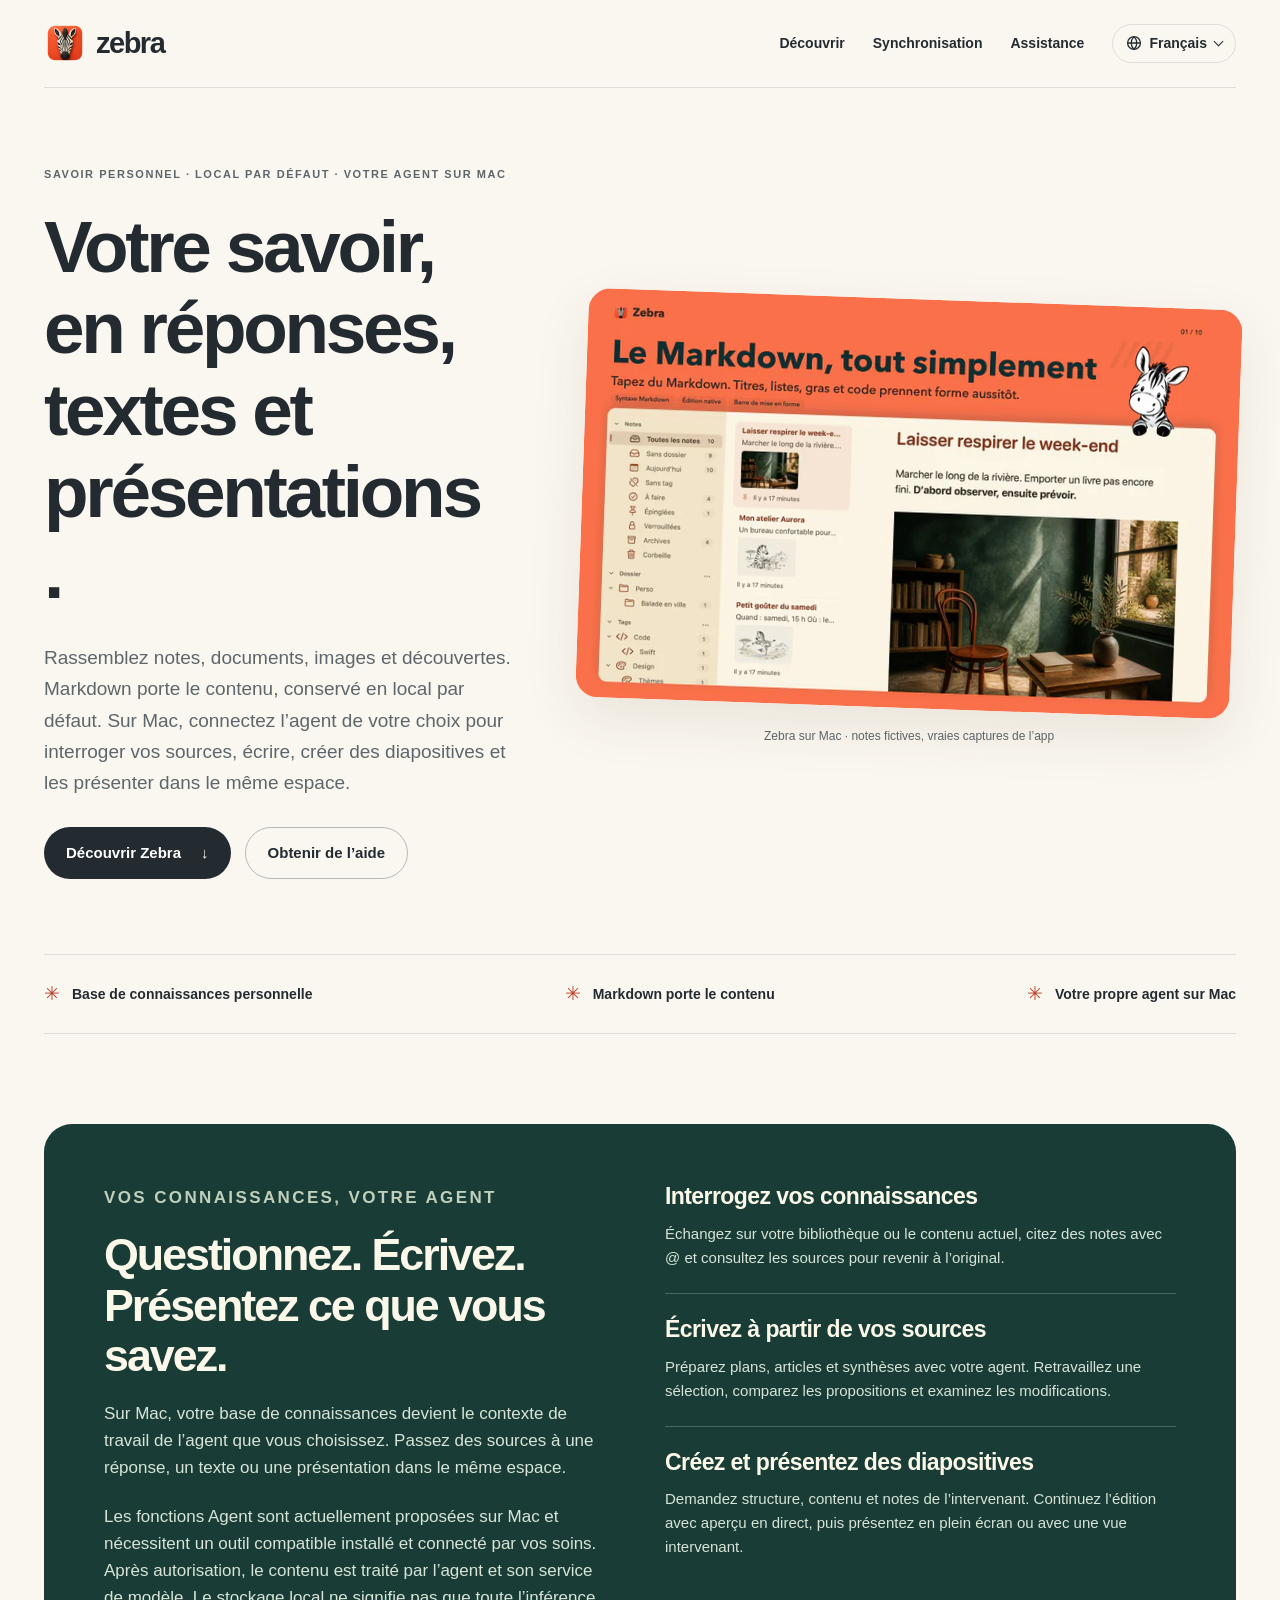
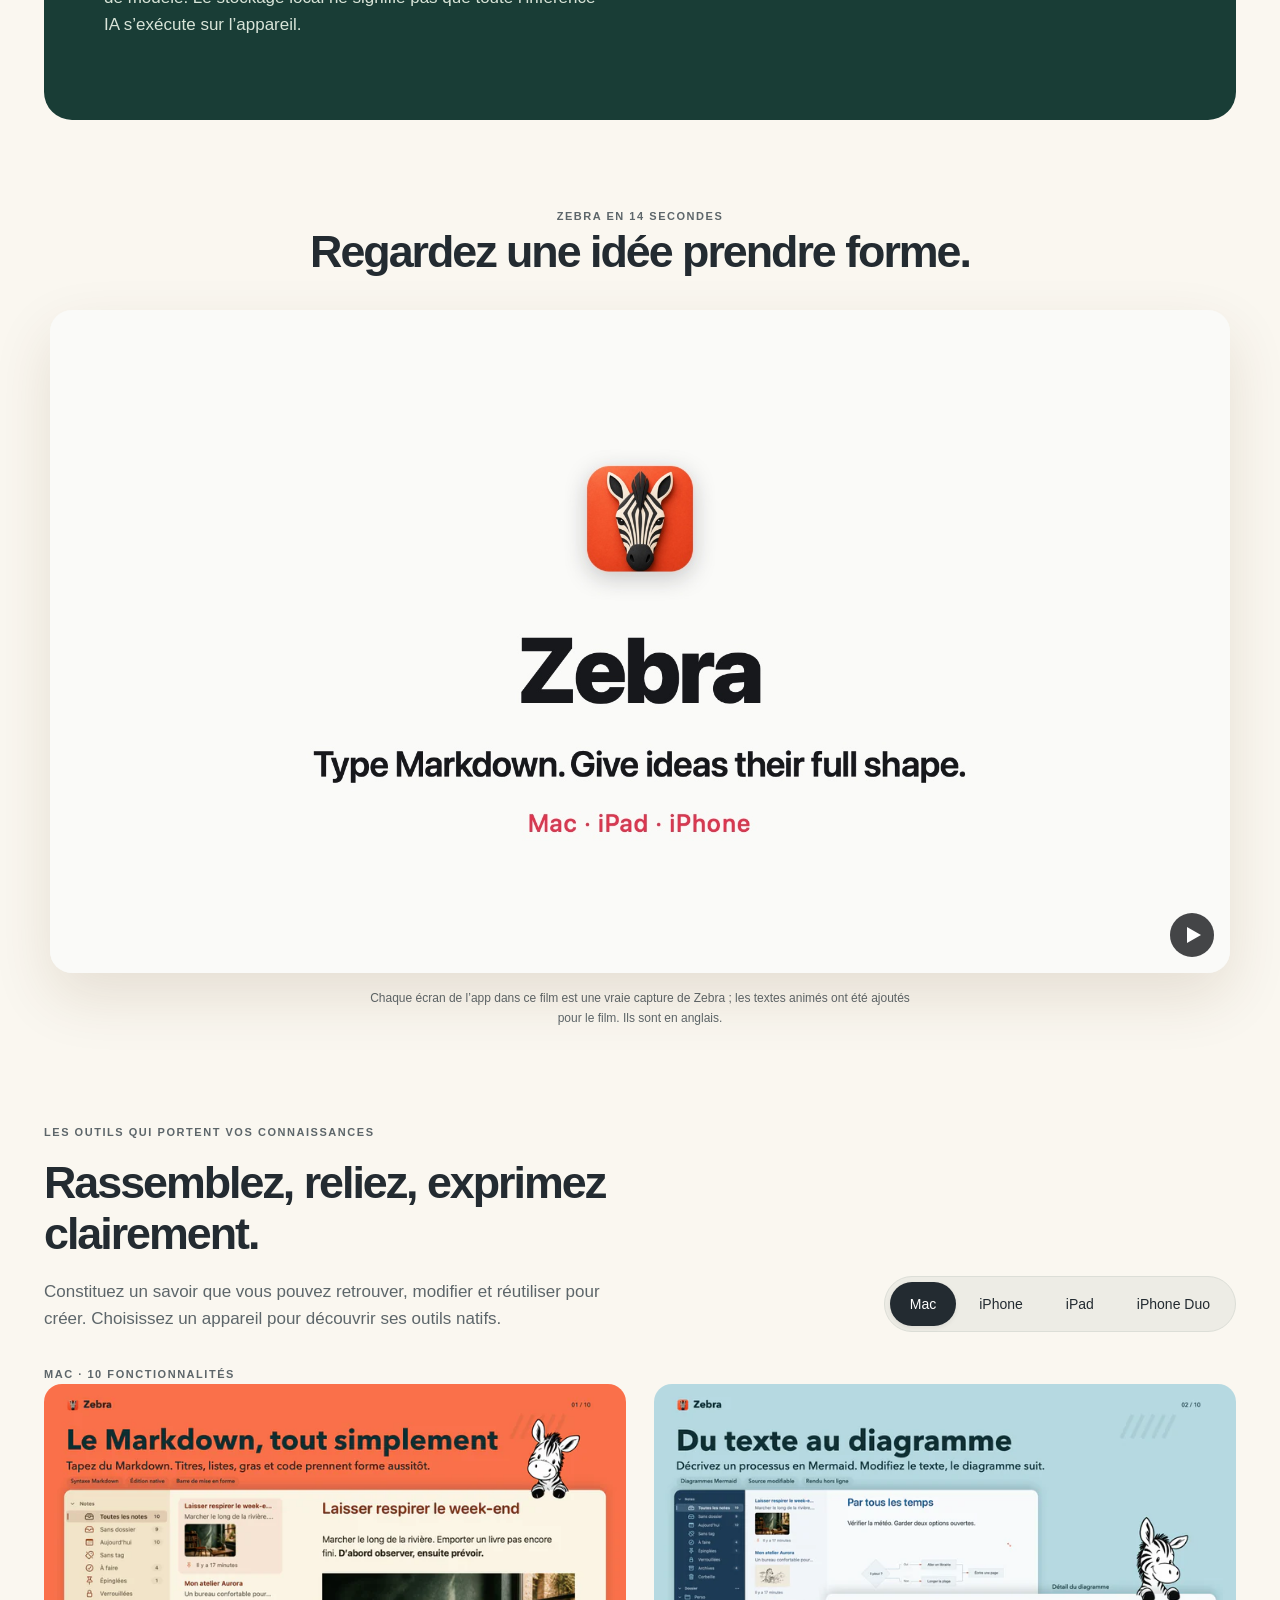
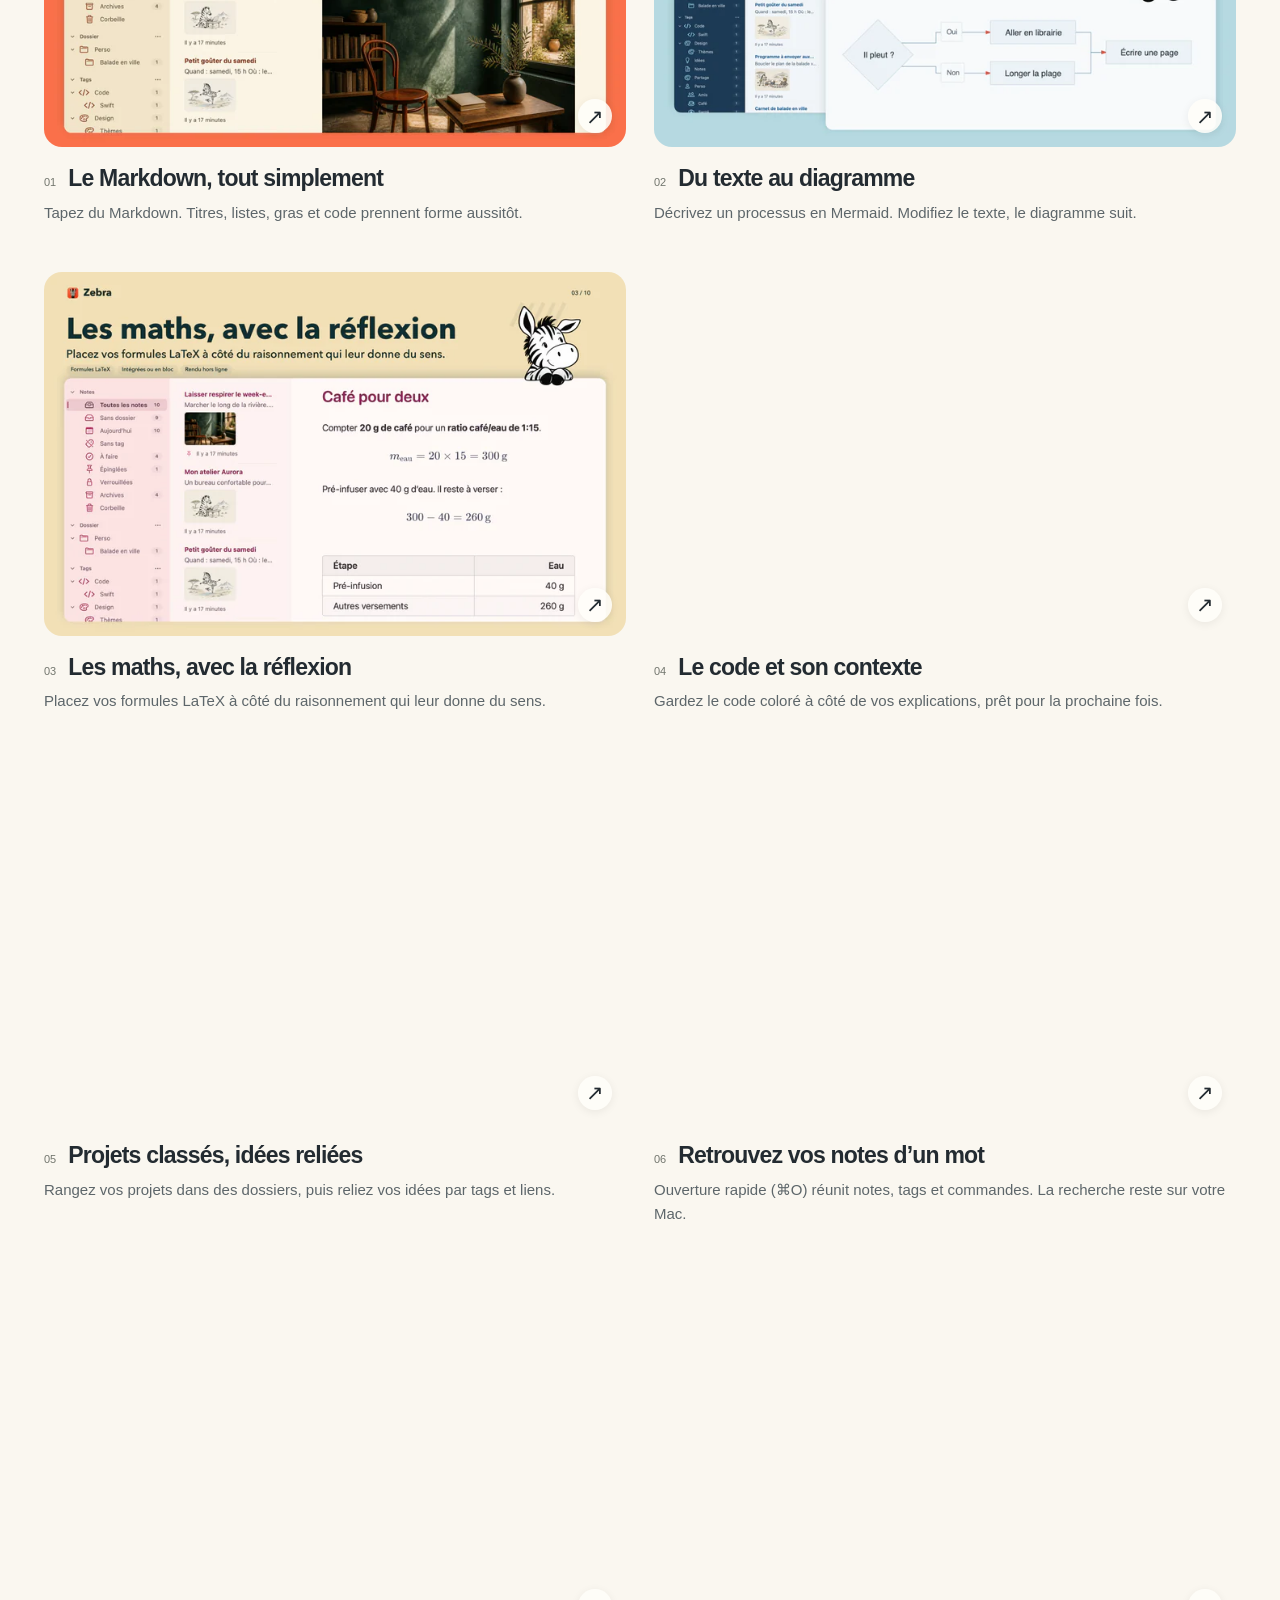
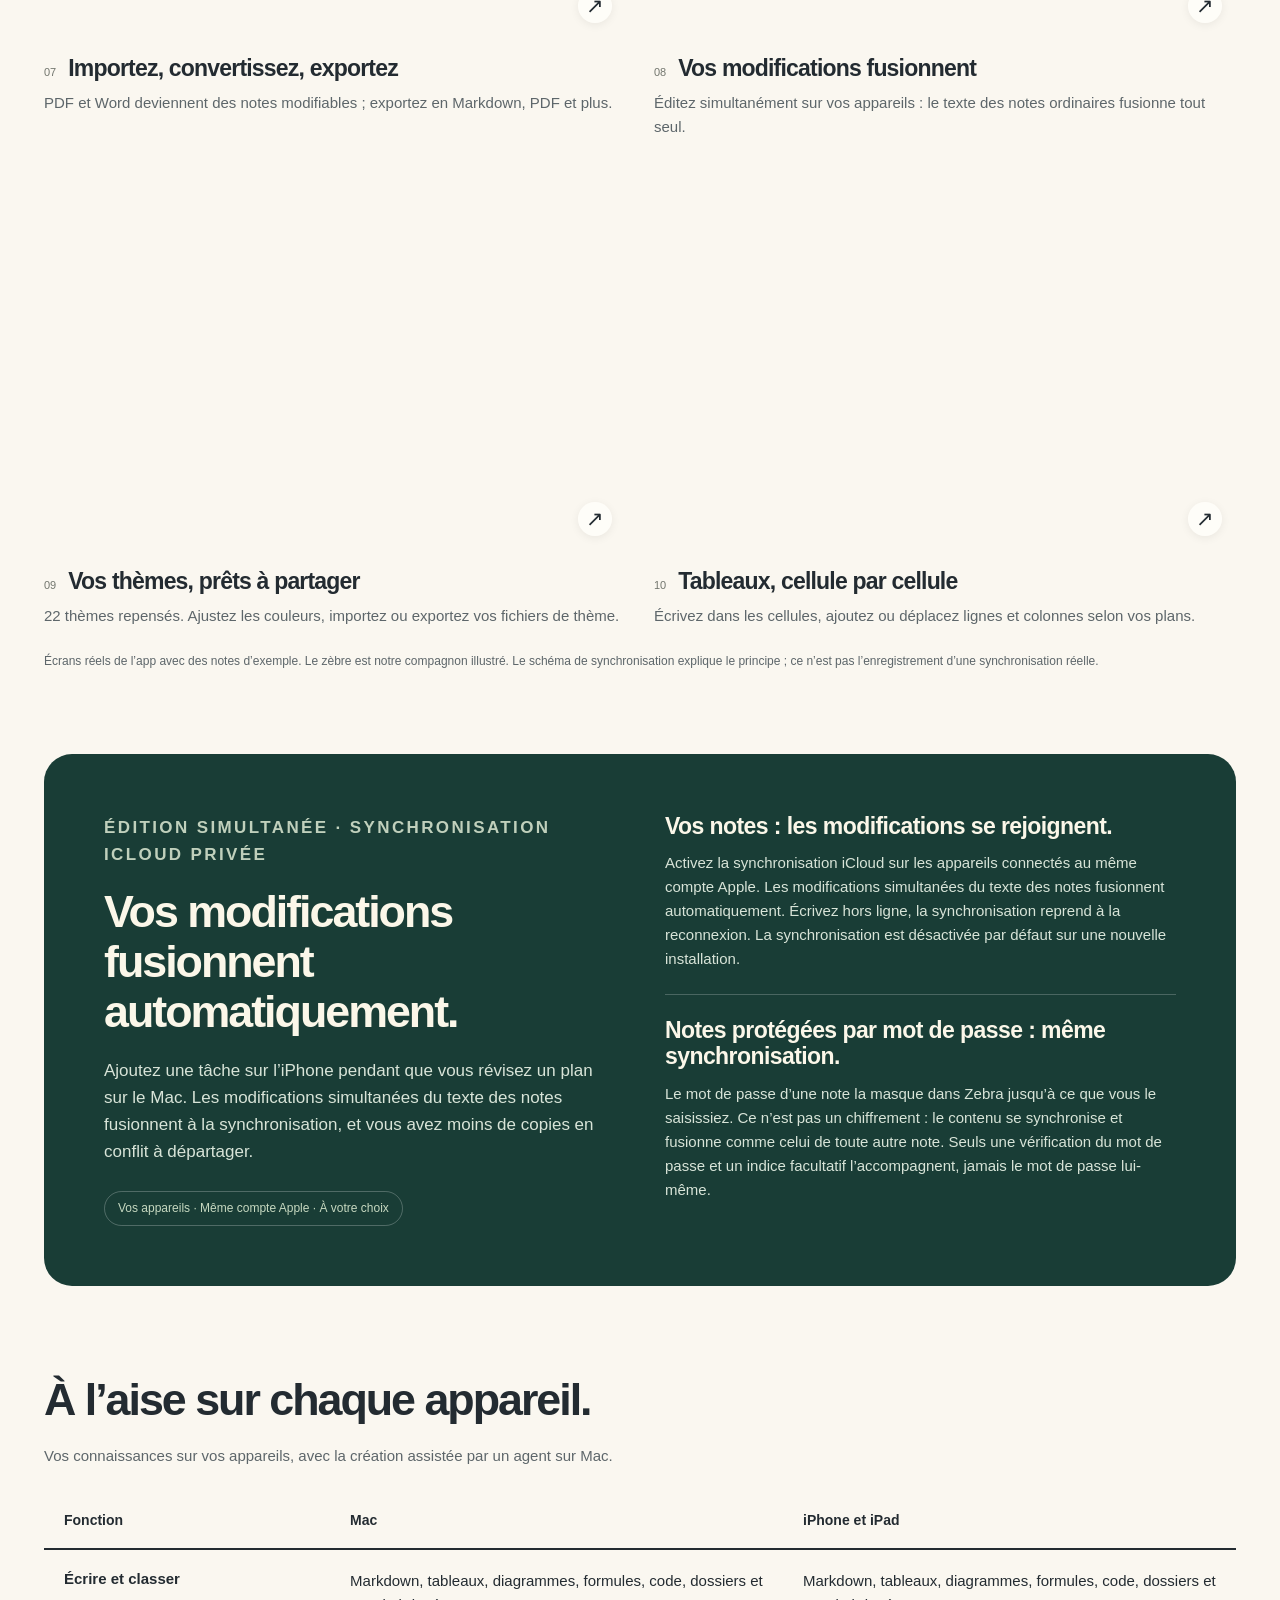
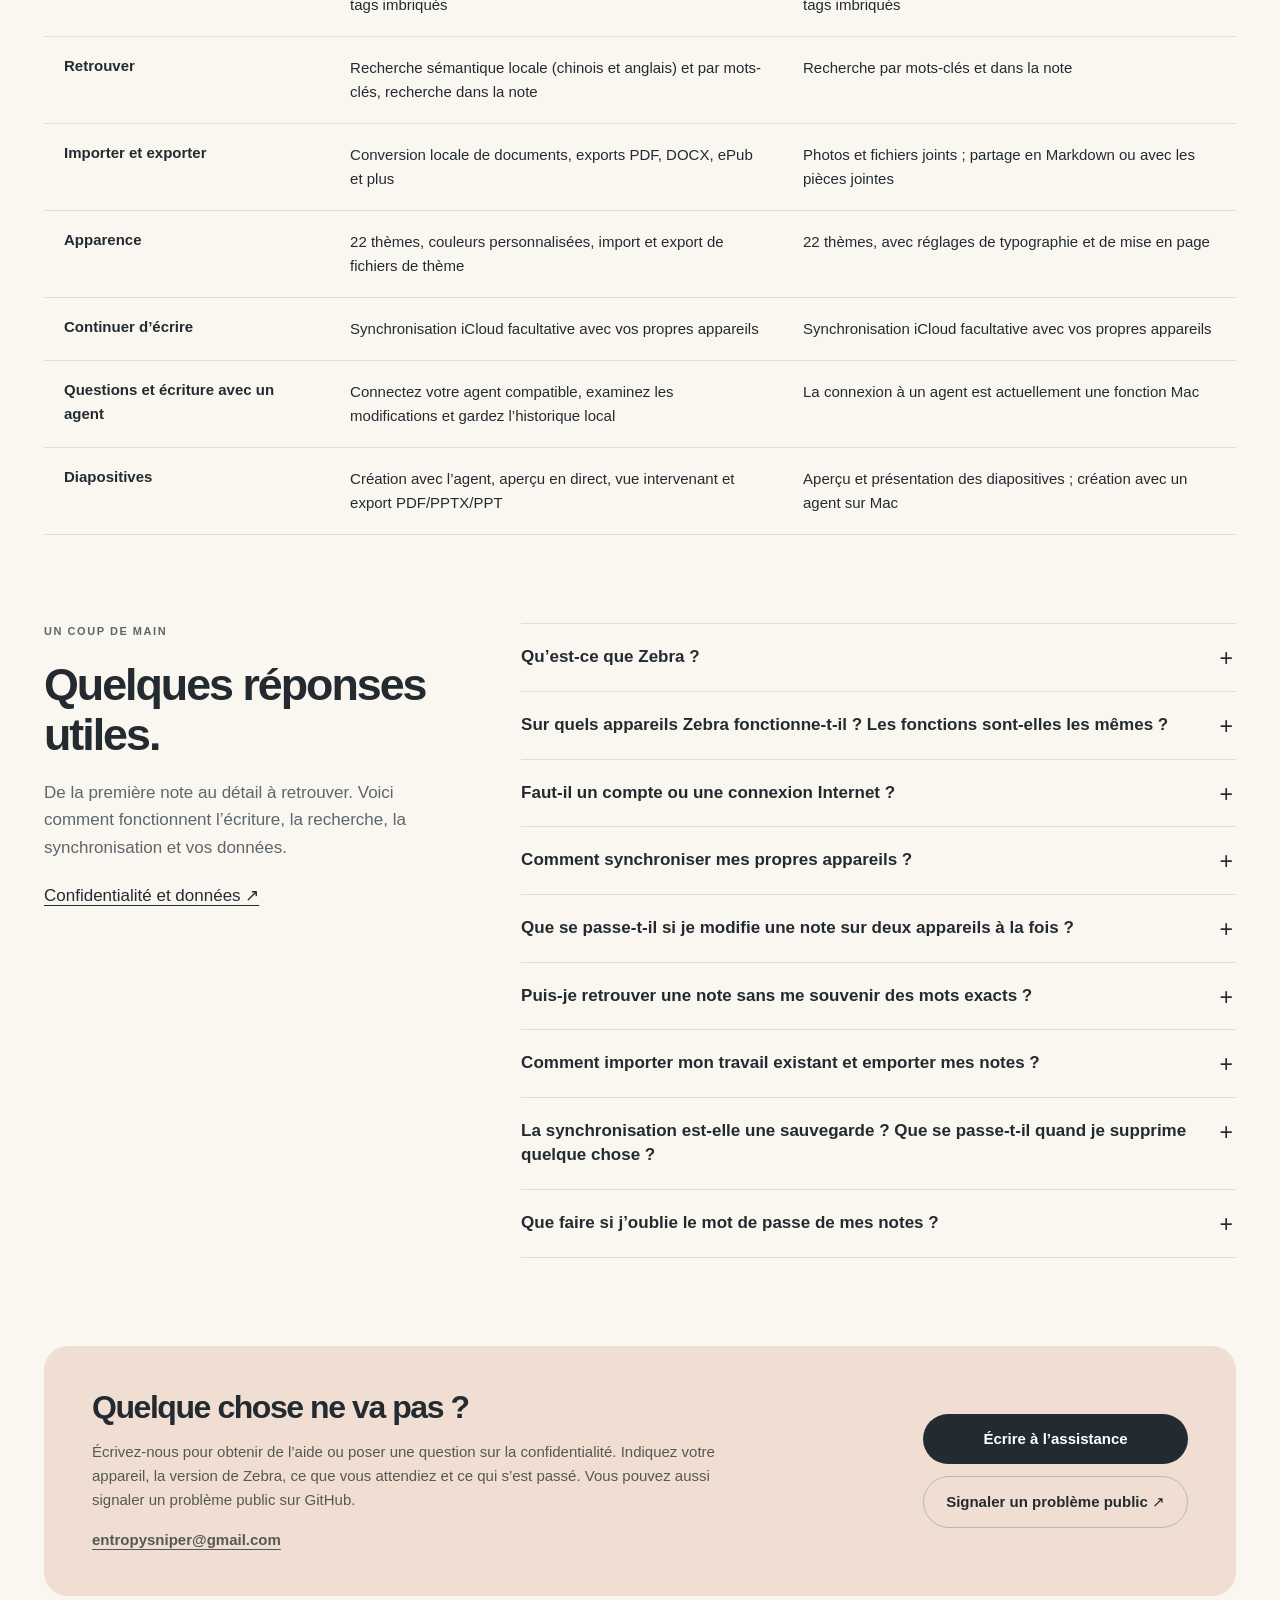
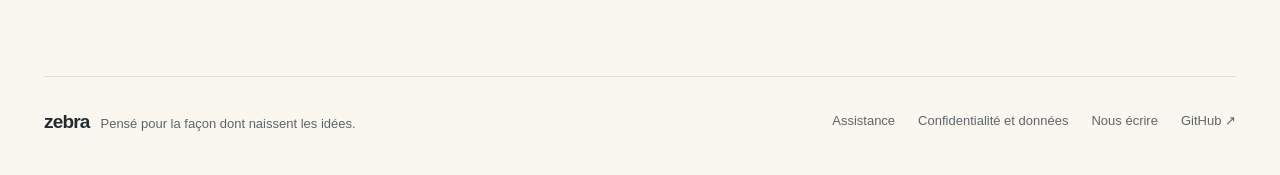
<file: fr/index.html>
<!doctype html>
<html lang="fr"><head><meta charset="utf-8"><meta name="viewport" content="width=device-width, initial-scale=1"><meta name="color-scheme" content="light"><meta name="theme-color" content="#faf7f0"><meta name="referrer" content="strict-origin-when-cross-origin"><meta http-equiv="Content-Security-Policy" content="default-src 'self'; script-src 'self'; style-src 'self'; img-src 'self'; connect-src 'none'; object-src 'none'; base-uri 'self'; form-action 'none'">
<title>Zebra — Votre base de connaissances personnelle et locale</title><meta name="description" content="Gardez vos connaissances en local, avec Markdown comme support. Sur Mac, connectez votre agent IA pour questionner, écrire, créer des slides et présenter."><link rel="canonical" href="https://entropysniper-app.github.io/zebra.app/fr/index.html"><link rel="alternate" hreflang="en" href="https://entropysniper-app.github.io/zebra.app/index.html"><link rel="alternate" hreflang="zh-Hans" href="https://entropysniper-app.github.io/zebra.app/zh/index.html"><link rel="alternate" hreflang="ja" href="https://entropysniper-app.github.io/zebra.app/ja/index.html"><link rel="alternate" hreflang="fr" href="https://entropysniper-app.github.io/zebra.app/fr/index.html"><link rel="alternate" hreflang="x-default" href="https://entropysniper-app.github.io/zebra.app/index.html"><meta property="og:type" content="website"><meta property="og:title" content="Zebra — Votre base de connaissances personnelle et locale"><meta property="og:description" content="Gardez vos connaissances en local, avec Markdown comme support. Sur Mac, connectez votre agent IA pour questionner, écrire, créer des slides et présenter."><meta property="og:url" content="https://entropysniper-app.github.io/zebra.app/fr/index.html"><meta property="og:image" content="https://entropysniper-app.github.io/zebra.app/assets/images/macos/fr-FR/01-write-large.webp?v=fe0900e857bd"><meta property="og:locale" content="fr_FR"><meta property="og:locale:alternate" content="en_US"><meta property="og:locale:alternate" content="zh_CN"><meta property="og:locale:alternate" content="ja_JP"><meta name="twitter:card" content="summary_large_image"><link rel="icon" href="../assets/images/icon.png"><link rel="apple-touch-icon" sizes="180x180" href="../assets/images/apple-touch-icon.png"><link rel="stylesheet" href="../assets/site.css"><script defer src="../assets/site.js"></script></head><body>
<a class="skip-link" href="#main">Aller au contenu</a><div class="container"><header class="site-header"><a class="brand" href="index.html" aria-label="Zebra Accueil"><img src="../assets/images/icon.png" width="42" height="42" alt="">zebra</a><nav class="site-nav" aria-label="Navigation principale"><a class="nav-extra" href="index.html#explore">Découvrir</a><a class="nav-extra" href="index.html#sync">Synchronisation</a><a href="index.html#support">Assistance</a><details class="language-menu"><summary><svg class="globe" aria-hidden="true" focusable="false" viewBox="0 0 16 16" width="16" height="16" fill="none" stroke="currentColor" stroke-width="1.3"><circle cx="8" cy="8" r="6.4"/><path d="M1.6 8h12.8M8 1.6c1.9 2 2.8 4.1 2.8 6.4S9.9 12.4 8 14.4M8 1.6C6.1 3.6 5.2 5.7 5.2 8s.9 4.4 2.8 6.4"/></svg><span class="visually-hidden">Langue : </span><span lang="fr">Français</span></summary><ul class="language-list"><li><a href="../index.html" lang="en" hreflang="en">English</a></li><li><a href="../zh/index.html" lang="zh-Hans" hreflang="zh-Hans">简体中文</a></li><li><a href="../ja/index.html" lang="ja" hreflang="ja">日本語</a></li></ul></details></nav></header><main id="main"><section class="hero"><div><p class="eyebrow">Savoir personnel · Local par défaut · Votre agent sur Mac</p><h1>Votre savoir,<br>en réponses, textes et présentations.</h1><p class="lead">Rassemblez notes, documents, images et découvertes. Markdown porte le contenu, conservé en local par défaut. Sur Mac, connectez l’agent de votre choix pour interroger vos sources, écrire, créer des diapositives et les présenter dans le même espace.</p><div class="actions"><a class="button" href="#explore">Découvrir Zebra <span aria-hidden="true">↓</span></a><a class="button secondary" href="#support">Obtenir de l’aide</a></div></div><div><a class="hero-image-link" href="#explore" aria-label="Découvrir Zebra"><div class="poster"><img src="../assets/images/macos/fr-FR/01-write-large.webp?v=fe0900e857bd" srcset="../assets/images/macos/fr-FR/01-write-small.webp?v=47b3a5defb1a 720w, ../assets/images/macos/fr-FR/01-write-large.webp?v=fe0900e857bd 1440w" sizes="(max-width: 700px) 94vw, 55vw" width="2880" height="1800" alt="Le Markdown, tout simplement — Zebra Mac" fetchpriority="high"></div></a><p class="hero-caption">Zebra sur Mac · notes fictives, vraies captures de l’app</p></div></section>
<div class="principles"><span>Base de connaissances personnelle</span><span>Markdown porte le contenu</span><span>Votre propre agent sur Mac</span></div>
<section id="intelligence" class="sync-section"><div><p class="eyebrow">Vos connaissances, votre agent</p><h2>Questionnez. Écrivez.<br>Présentez ce que vous savez.</h2><p>Sur Mac, votre base de connaissances devient le contexte de travail de l’agent que vous choisissez. Passez des sources à une réponse, un texte ou une présentation dans le même espace.</p><p class="notice">Les fonctions Agent sont actuellement proposées sur Mac et nécessitent un outil compatible installé et connecté par vos soins. Après autorisation, le contenu est traité par l’agent et son service de modèle. Le stockage local ne signifie pas que toute l’inférence IA s’exécute sur l’appareil.</p></div><div><div class="sync-card"><h3>Interrogez vos connaissances</h3><p>Échangez sur votre bibliothèque ou le contenu actuel, citez des notes avec @ et consultez les sources pour revenir à l’original.</p></div><div class="sync-card"><h3>Écrivez à partir de vos sources</h3><p>Préparez plans, articles et synthèses avec votre agent. Retravaillez une sélection, comparez les propositions et examinez les modifications.</p></div><div class="sync-card"><h3>Créez et présentez des diapositives</h3><p>Demandez structure, contenu et notes de l’intervenant. Continuez l’édition avec aperçu en direct, puis présentez en plein écran ou avec une vue intervenant.</p></div></div></section>
<section class="film" id="film" aria-labelledby="film-title"><p class="eyebrow">Zebra en 14 secondes</p><h2 id="film-title">Regardez une idée prendre forme.</h2><div class="film-frame"><video id="promo-video" controls muted loop playsinline preload="none" poster="../assets/video/zebra-promo-en.jpg?v=9886eb8dcfa4" width="1920" height="1080" aria-label="Film de présentation de Zebra" aria-describedby="film-caption"><source src="../assets/video/zebra-promo-en.mp4?v=bd1433f5552d" type="video/mp4"></video><button class="film-toggle" type="button" hidden data-play-label="Lire la vidéo" data-pause-label="Mettre la vidéo en pause" aria-label="Lire la vidéo"><span aria-hidden="true"></span></button></div><p class="film-caption" id="film-caption">Chaque écran de l’app dans ce film est une vraie capture de Zebra ; les textes animés ont été ajoutés pour le film. Ils sont en anglais.</p></section>
<section id="explore"><div class="section-heading"><div><p class="eyebrow">Les outils qui portent vos connaissances</p><h2>Rassemblez, reliez, exprimez clairement.</h2><p>Constituez un savoir que vous pouvez retrouver, modifier et réutiliser pour créer. Choisissez un appareil pour découvrir ses outils natifs.</p></div><div class="device-switch" role="group" aria-label="Choisir un appareil"><button type="button" data-device-button="macos" aria-pressed="true">Mac</button><button type="button" data-device-button="iphone" aria-pressed="false">iPhone</button><button type="button" data-device-button="ipad" aria-pressed="false">iPad</button><button type="button" data-device-button="iphone-duo" aria-pressed="false">iPhone Duo</button></div></div><p id="gallery-status" class="eyebrow" aria-live="polite">Mac · 10 fonctionnalités</p><noscript><p class="no-script">Ces captures Mac et l’assistance restent accessibles sans JavaScript. Activez JavaScript pour changer d’appareil et agrandir les images.</p></noscript><div id="gallery" class="gallery" data-device="macos"><article class="feature"><button class="feature-image" type="button" data-large="../assets/images/macos/fr-FR/01-write-large.webp?v=fe0900e857bd" aria-label="Voir la capture : Le Markdown, tout simplement"><img src="../assets/images/macos/fr-FR/01-write-small.webp?v=47b3a5defb1a" srcset="../assets/images/macos/fr-FR/01-write-small.webp?v=47b3a5defb1a 720w, ../assets/images/macos/fr-FR/01-write-large.webp?v=fe0900e857bd 1440w" sizes="(max-width: 700px) 94vw, 46vw" width="2880" height="1800" alt="Le Markdown, tout simplement — Zebra Mac" loading="lazy" decoding="async"><span class="zoom-indicator" aria-hidden="true">↗</span></button><div class="feature-copy"><div class="feature-top"><span class="feature-index">01</span><h3>Le Markdown, tout simplement</h3></div><p>Tapez du Markdown. Titres, listes, gras et code prennent forme aussitôt.</p></div></article><article class="feature"><button class="feature-image" type="button" data-large="../assets/images/macos/fr-FR/02-diagrams-large.webp?v=b53cdf8503d7" aria-label="Voir la capture : Du texte au diagramme"><img src="../assets/images/macos/fr-FR/02-diagrams-small.webp?v=57a60bb7de27" srcset="../assets/images/macos/fr-FR/02-diagrams-small.webp?v=57a60bb7de27 720w, ../assets/images/macos/fr-FR/02-diagrams-large.webp?v=b53cdf8503d7 1440w" sizes="(max-width: 700px) 94vw, 46vw" width="2880" height="1800" alt="Du texte au diagramme — Zebra Mac" loading="lazy" decoding="async"><span class="zoom-indicator" aria-hidden="true">↗</span></button><div class="feature-copy"><div class="feature-top"><span class="feature-index">02</span><h3>Du texte au diagramme</h3></div><p>Décrivez un processus en Mermaid. Modifiez le texte, le diagramme suit.</p></div></article><article class="feature"><button class="feature-image" type="button" data-large="../assets/images/macos/fr-FR/03-math-large.webp?v=6b2c94ff4552" aria-label="Voir la capture : Les maths, avec la réflexion"><img src="../assets/images/macos/fr-FR/03-math-small.webp?v=83c27b122a23" srcset="../assets/images/macos/fr-FR/03-math-small.webp?v=83c27b122a23 720w, ../assets/images/macos/fr-FR/03-math-large.webp?v=6b2c94ff4552 1440w" sizes="(max-width: 700px) 94vw, 46vw" width="2880" height="1800" alt="Les maths, avec la réflexion — Zebra Mac" loading="lazy" decoding="async"><span class="zoom-indicator" aria-hidden="true">↗</span></button><div class="feature-copy"><div class="feature-top"><span class="feature-index">03</span><h3>Les maths, avec la réflexion</h3></div><p>Placez vos formules LaTeX à côté du raisonnement qui leur donne du sens.</p></div></article><article class="feature"><button class="feature-image" type="button" data-large="../assets/images/macos/fr-FR/04-code-large.webp?v=424a4c1acc21" aria-label="Voir la capture : Le code et son contexte"><img src="../assets/images/macos/fr-FR/04-code-small.webp?v=fb81ae329cd2" srcset="../assets/images/macos/fr-FR/04-code-small.webp?v=fb81ae329cd2 720w, ../assets/images/macos/fr-FR/04-code-large.webp?v=424a4c1acc21 1440w" sizes="(max-width: 700px) 94vw, 46vw" width="2880" height="1800" alt="Le code et son contexte — Zebra Mac" loading="lazy" decoding="async"><span class="zoom-indicator" aria-hidden="true">↗</span></button><div class="feature-copy"><div class="feature-top"><span class="feature-index">04</span><h3>Le code et son contexte</h3></div><p>Gardez le code coloré à côté de vos explications, prêt pour la prochaine fois.</p></div></article><article class="feature"><button class="feature-image" type="button" data-large="../assets/images/macos/fr-FR/05-organize-large.webp?v=7a06f8adcf9a" aria-label="Voir la capture : Projets classés, idées reliées"><img src="../assets/images/macos/fr-FR/05-organize-small.webp?v=e0fc4369467e" srcset="../assets/images/macos/fr-FR/05-organize-small.webp?v=e0fc4369467e 720w, ../assets/images/macos/fr-FR/05-organize-large.webp?v=7a06f8adcf9a 1440w" sizes="(max-width: 700px) 94vw, 46vw" width="2880" height="1800" alt="Projets classés, idées reliées — Zebra Mac" loading="lazy" decoding="async"><span class="zoom-indicator" aria-hidden="true">↗</span></button><div class="feature-copy"><div class="feature-top"><span class="feature-index">05</span><h3>Projets classés, idées reliées</h3></div><p>Rangez vos projets dans des dossiers, puis reliez vos idées par tags et liens.</p></div></article><article class="feature"><button class="feature-image" type="button" data-large="../assets/images/macos/fr-FR/06-search-large.webp?v=f9fb0dafbd0a" aria-label="Voir la capture : Retrouvez vos notes d’un mot"><img src="../assets/images/macos/fr-FR/06-search-small.webp?v=11d5b0d0437a" srcset="../assets/images/macos/fr-FR/06-search-small.webp?v=11d5b0d0437a 720w, ../assets/images/macos/fr-FR/06-search-large.webp?v=f9fb0dafbd0a 1440w" sizes="(max-width: 700px) 94vw, 46vw" width="2880" height="1800" alt="Retrouvez vos notes d’un mot — Zebra Mac" loading="lazy" decoding="async"><span class="zoom-indicator" aria-hidden="true">↗</span></button><div class="feature-copy"><div class="feature-top"><span class="feature-index">06</span><h3>Retrouvez vos notes d’un mot</h3></div><p>Ouverture rapide (⌘O) réunit notes, tags et commandes. La recherche reste sur votre Mac.</p></div></article><article class="feature"><button class="feature-image" type="button" data-large="../assets/images/macos/fr-FR/07-import-export-large.webp?v=b81c3cab1e5c" aria-label="Voir la capture : Importez, convertissez, exportez"><img src="../assets/images/macos/fr-FR/07-import-export-small.webp?v=002e0e62d1ea" srcset="../assets/images/macos/fr-FR/07-import-export-small.webp?v=002e0e62d1ea 720w, ../assets/images/macos/fr-FR/07-import-export-large.webp?v=b81c3cab1e5c 1440w" sizes="(max-width: 700px) 94vw, 46vw" width="2880" height="1800" alt="Importez, convertissez, exportez — Zebra Mac" loading="lazy" decoding="async"><span class="zoom-indicator" aria-hidden="true">↗</span></button><div class="feature-copy"><div class="feature-top"><span class="feature-index">07</span><h3>Importez, convertissez, exportez</h3></div><p>PDF et Word deviennent des notes modifiables ; exportez en Markdown, PDF et plus.</p></div></article><article class="feature"><button class="feature-image" type="button" data-large="../assets/images/macos/fr-FR/08-sync-large.webp?v=a7fb4697897c" aria-label="Voir la capture : Vos modifications fusionnent"><img src="../assets/images/macos/fr-FR/08-sync-small.webp?v=245ffa0b9602" srcset="../assets/images/macos/fr-FR/08-sync-small.webp?v=245ffa0b9602 720w, ../assets/images/macos/fr-FR/08-sync-large.webp?v=a7fb4697897c 1440w" sizes="(max-width: 700px) 94vw, 46vw" width="2880" height="1800" alt="Vos modifications fusionnent — Zebra Mac" loading="lazy" decoding="async"><span class="zoom-indicator" aria-hidden="true">↗</span></button><div class="feature-copy"><div class="feature-top"><span class="feature-index">08</span><h3>Vos modifications fusionnent</h3></div><p>Éditez simultanément sur vos appareils : le texte des notes ordinaires fusionne tout seul.</p></div></article><article class="feature"><button class="feature-image" type="button" data-large="../assets/images/macos/fr-FR/09-themes-large.webp?v=336c0a4c2f9a" aria-label="Voir la capture : Vos thèmes, prêts à partager"><img src="../assets/images/macos/fr-FR/09-themes-small.webp?v=fb324ef7b4c8" srcset="../assets/images/macos/fr-FR/09-themes-small.webp?v=fb324ef7b4c8 720w, ../assets/images/macos/fr-FR/09-themes-large.webp?v=336c0a4c2f9a 1440w" sizes="(max-width: 700px) 94vw, 46vw" width="2880" height="1800" alt="Vos thèmes, prêts à partager — Zebra Mac" loading="lazy" decoding="async"><span class="zoom-indicator" aria-hidden="true">↗</span></button><div class="feature-copy"><div class="feature-top"><span class="feature-index">09</span><h3>Vos thèmes, prêts à partager</h3></div><p>22 thèmes repensés. Ajustez les couleurs, importez ou exportez vos fichiers de thème.</p></div></article><article class="feature"><button class="feature-image" type="button" data-large="../assets/images/macos/fr-FR/10-tables-large.webp?v=6b9726a1bfcf" aria-label="Voir la capture : Tableaux, cellule par cellule"><img src="../assets/images/macos/fr-FR/10-tables-small.webp?v=9737fc752e8b" srcset="../assets/images/macos/fr-FR/10-tables-small.webp?v=9737fc752e8b 720w, ../assets/images/macos/fr-FR/10-tables-large.webp?v=6b9726a1bfcf 1440w" sizes="(max-width: 700px) 94vw, 46vw" width="2880" height="1800" alt="Tableaux, cellule par cellule — Zebra Mac" loading="lazy" decoding="async"><span class="zoom-indicator" aria-hidden="true">↗</span></button><div class="feature-copy"><div class="feature-top"><span class="feature-index">10</span><h3>Tableaux, cellule par cellule</h3></div><p>Écrivez dans les cellules, ajoutez ou déplacez lignes et colonnes selon vos plans.</p></div></article></div><p class="gallery-note">Écrans réels de l’app avec des notes d’exemple. Le zèbre est notre compagnon illustré. Le schéma de synchronisation explique le principe ; ce n’est pas l’enregistrement d’une synchronisation réelle.</p></section>
<section id="sync" class="sync-section"><div><p class="eyebrow">Édition simultanée · Synchronisation iCloud privée</p><h2>Vos modifications<br>fusionnent automatiquement.</h2><p>Ajoutez une tâche sur l’iPhone pendant que vous révisez un plan sur le Mac. Les modifications simultanées du texte des notes fusionnent à la synchronisation, et vous avez moins de copies en conflit à départager.</p><span class="sync-mark">Vos appareils · Même compte Apple · À votre choix</span></div><div><div class="sync-card"><h3>Vos notes : les modifications se rejoignent.</h3><p>Activez la synchronisation iCloud sur les appareils connectés au même compte Apple. Les modifications simultanées du texte des notes fusionnent automatiquement. Écrivez hors ligne, la synchronisation reprend à la reconnexion. La synchronisation est désactivée par défaut sur une nouvelle installation.</p></div><div class="sync-card"><h3>Notes protégées par mot de passe : même synchronisation.</h3><p>Le mot de passe d’une note la masque dans Zebra jusqu’à ce que vous le saisissiez. Ce n’est pas un chiffrement : le contenu se synchronise et fusionne comme celui de toute autre note. Seuls une vérification du mot de passe et un indice facultatif l’accompagnent, jamais le mot de passe lui-même.</p></div></div></section>
<section class="platforms"><h2>À l’aise sur chaque appareil.</h2><table class="platform-table"><caption>Vos connaissances sur vos appareils, avec la création assistée par un agent sur Mac.</caption><thead><tr><th scope="col">Fonction</th><th scope="col">Mac</th><th scope="col">iPhone et iPad</th></tr></thead><tbody><tr><th scope="row">Écrire et classer</th><td>Markdown, tableaux, diagrammes, formules, code, dossiers et tags imbriqués</td><td>Markdown, tableaux, diagrammes, formules, code, dossiers et tags imbriqués</td></tr><tr><th scope="row">Retrouver</th><td>Recherche sémantique locale (chinois et anglais) et par mots-clés, recherche dans la note</td><td>Recherche par mots-clés et dans la note</td></tr><tr><th scope="row">Importer et exporter</th><td>Conversion locale de documents, exports PDF, DOCX, ePub et plus</td><td>Photos et fichiers joints ; partage en Markdown ou avec les pièces jointes</td></tr><tr><th scope="row">Apparence</th><td>22 thèmes, couleurs personnalisées, import et export de fichiers de thème</td><td>22 thèmes, avec réglages de typographie et de mise en page</td></tr><tr><th scope="row">Continuer d’écrire</th><td>Synchronisation iCloud facultative avec vos propres appareils</td><td>Synchronisation iCloud facultative avec vos propres appareils</td></tr><tr><th scope="row">Questions et écriture avec un agent</th><td>Connectez votre agent compatible, examinez les modifications et gardez l’historique local</td><td>La connexion à un agent est actuellement une fonction Mac</td></tr><tr><th scope="row">Diapositives</th><td>Création avec l’agent, aperçu en direct, vue intervenant et export PDF/PPTX/PPT</td><td>Aperçu et présentation des diapositives ; création avec un agent sur Mac</td></tr></tbody></table></section>
<section class="support" id="support"><div class="intro"><p class="eyebrow">Un coup de main</p><h2>Quelques réponses utiles.</h2><p>De la première note au détail à retrouver. Voici comment fonctionnent l’écriture, la recherche, la synchronisation et vos données.</p><a href="privacy.html">Confidentialité et données ↗</a></div><div class="faq"><details id="faq-knowledge-base"><summary>Qu’est-ce que Zebra ?</summary><div><p>Zebra est une base de connaissances personnelle, locale par défaut. Markdown porte les notes, documents, images et liens. Sur Mac, connectez votre agent compatible pour questionner vos sources, écrire, créer des diapositives et les présenter.</p></div></details><details id="faq-platforms"><summary>Sur quels appareils Zebra fonctionne-t-il ? Les fonctions sont-elles les mêmes ?</summary><div><p>Zebra nécessite macOS 14 ou version ultérieure sur Mac, et iOS 17 ou version ultérieure sur iPhone et iPad. Toutes les plateformes prennent en charge le Markdown, les tableaux, les formules, les diagrammes Mermaid, la coloration du code, les dossiers et les tags imbriqués. Le Mac propose en plus la recherche sémantique locale, la conversion de documents et davantage de formats d’export. Sur iPhone et iPad, vous disposez de la recherche par mots-clés, de la recherche dans la note, des photos et fichiers joints, et du partage en Markdown ou d’une note avec ses pièces jointes. Tous les appareils offrent 22 thèmes intégrés. Sur Mac, vous pouvez aussi créer des thèmes personnalisés et les partager en important ou en exportant des fichiers .zebratheme.</p></div></details><details id="faq-offline"><summary>Faut-il un compte ou une connexion Internet ?</summary><div><p>Aucun compte Zebra n’est nécessaire. Par défaut, vos notes sont stockées sur votre appareil, et l’écriture comme l’organisation fonctionnent hors ligne. Les modifications sont enregistrées automatiquement sur l’appareil. La synchronisation iCloud nécessite un compte Apple et une connexion. La capture web, les aperçus de liens et les pièces jointes distantes se connectent aux sites concernés.</p></div></details><details id="faq-sync-setup"><summary>Comment synchroniser mes propres appareils ?</summary><div><p>Connectez-vous au même compte Apple sur chaque appareil et vérifiez qu’iCloud est disponible. Activez ensuite la synchronisation iCloud dans les réglages de Zebra sur chaque appareil. La synchronisation est désactivée par défaut sur une nouvelle installation ; les choix existants sont conservés. La première synchronisation peut prendre du temps : gardez Zebra ouvert et une connexion réseau disponible. Si des modifications n’arrivent pas, vérifiez l’état de la synchronisation dans l’app, votre réseau et votre session iCloud. Désactiver la synchronisation sur un appareil ne la désactive pas ailleurs et n’efface pas les copies déjà présentes dans iCloud.</p></div></details><details id="faq-concurrent-edits"><summary>Que se passe-t-il si je modifie une note sur deux appareils à la fois ?</summary><div><p>Le texte des notes est synchronisé par CRDT, qui fusionne les modifications simultanées entre appareils ; les notes protégées par un mot de passe se synchronisent et fusionnent de la même façon. Les modifications faites hors ligne peuvent rejoindre les autres à la reconnexion. La synchronisation relie vos propres appareils ; ce n’est pas un espace de travail partagé en équipe.</p></div></details><details id="faq-search"><summary>Puis-je retrouver une note sans me souvenir des mots exacts ?</summary><div><p>Sur Mac, appuyez sur ⌘O pour ouvrir Zebra Actions et décrivez ce dont vous vous souvenez. La recherche sémantique locale combine le sens des textes en chinois et en anglais avec les mots-clés. Aucun modèle n’est à télécharger, et la recherche par mots-clés reste disponible si les capacités sémantiques du système ne le sont pas. Les notes protégées par un mot de passe sont exclues de l’index sémantique, même déverrouillées. Sur iPhone et iPad, Zebra propose pour l’instant la recherche par mots-clés et la recherche dans la note.</p></div></details><details id="faq-import-export"><summary>Comment importer mon travail existant et emporter mes notes ?</summary><div><p>Sur Mac, importez du Markdown, du HTML, des TextBundle et d’autres formats pris en charge. Les PDF contenant du texte, les fichiers DOCX, XLSX/XLS, PPTX et d’autres documents pris en charge peuvent être convertis localement en notes modifiables, en conservant les originaux. La conversion privilégie le texte et la structure ; les mises en page complexes peuvent changer. Le Mac exporte notamment en Markdown, PDF, HTML, DOCX et ePub. Sur iPhone et iPad, joignez des photos ou des fichiers, puis utilisez le menu de la note pour la partager en Markdown ou l’envoyer avec ses pièces jointes.</p></div></details><details id="faq-backup-delete"><summary>La synchronisation est-elle une sauvegarde ? Que se passe-t-il quand je supprime quelque chose ?</summary><div><p>La synchronisation transporte les modifications entre appareils ; elle ne doit pas être votre seule sauvegarde. Sur Mac, exportez depuis le menu Fichier une sauvegarde de bibliothèque .zebrabk avec vos notes et pièces jointes. Vous pouvez examiner l’effet d’une restauration avant de la lancer. Désactiver la synchronisation ou supprimer l’app n’efface ni les copies sur d’autres appareils, ni les fichiers exportés, ni les sauvegardes, ni les copies déjà présentes dans iCloud. Supprimer une note met à jour son état actuel, mais d’anciens enregistrements de l’historique de synchronisation et les pièces jointes qu’ils référencent peuvent subsister. Il n’existe pour l’instant aucun bouton pour effacer tout l’historique dans iCloud. Gardez une copie indépendante avant de supprimer ou de restaurer un travail important.</p></div></details><details id="faq-note-password"><summary>Que faire si j’oublie le mot de passe de mes notes ?</summary><div><p>Le développeur ne peut pas le récupérer : Zebra n’enregistre jamais le mot de passe lui-même, seulement une vérification. Toutes les notes protégées partagent un seul mot de passe ; conservez-le en lieu sûr. Le mot de passe d’une note n’est pas un chiffrement : Zebra le demande seulement avant d’afficher la note, et le contenu reste en clair sur vos appareils, dans iCloud et dans les sauvegardes de bibliothèque.</p></div></details></div></section>
<section class="contact" id="contact"><div><h2>Quelque chose ne va pas ?</h2><p>Écrivez-nous pour obtenir de l’aide ou poser une question sur la confidentialité. Indiquez votre appareil, la version de Zebra, ce que vous attendiez et ce qui s’est passé. Vous pouvez aussi signaler un problème public sur GitHub.</p><p class="contact-email"><a href="mailto:entropysniper@gmail.com">entropysniper@gmail.com</a></p></div><div class="contact-options"><a class="button" href="mailto:entropysniper@gmail.com">Écrire à l’assistance</a><a class="button secondary" href="https://github.com/entropysniper-app/zebra.app/issues/new">Signaler un problème public ↗</a></div></section></main>
<dialog id="poster-dialog" class="poster-dialog" aria-labelledby="dialog-title"><div class="dialog-bar"><h2 id="dialog-title"></h2><button id="dialog-close" type="button" aria-label="Fermer la capture">×</button></div><img id="dialog-image" alt=""></dialog><script id="gallery-data" type="application/json">{"locale":"fr-FR","devices":{"macos":[{"headline":"Le Markdown, tout simplement","summary":"Tapez du Markdown. Titres, listes, gras et code prennent forme aussitôt.","small":"../assets/images/macos/fr-FR/01-write-small.webp?v=47b3a5defb1a","large":"../assets/images/macos/fr-FR/01-write-large.webp?v=fe0900e857bd","smallWidth":720,"largeWidth":1440,"width":2880,"height":1800,"alt":"Le Markdown, tout simplement — Zebra Mac"},{"headline":"Du texte au diagramme","summary":"Décrivez un processus en Mermaid. Modifiez le texte, le diagramme suit.","small":"../assets/images/macos/fr-FR/02-diagrams-small.webp?v=57a60bb7de27","large":"../assets/images/macos/fr-FR/02-diagrams-large.webp?v=b53cdf8503d7","smallWidth":720,"largeWidth":1440,"width":2880,"height":1800,"alt":"Du texte au diagramme — Zebra Mac"},{"headline":"Les maths, avec la réflexion","summary":"Placez vos formules LaTeX à côté du raisonnement qui leur donne du sens.","small":"../assets/images/macos/fr-FR/03-math-small.webp?v=83c27b122a23","large":"../assets/images/macos/fr-FR/03-math-large.webp?v=6b2c94ff4552","smallWidth":720,"largeWidth":1440,"width":2880,"height":1800,"alt":"Les maths, avec la réflexion — Zebra Mac"},{"headline":"Le code et son contexte","summary":"Gardez le code coloré à côté de vos explications, prêt pour la prochaine fois.","small":"../assets/images/macos/fr-FR/04-code-small.webp?v=fb81ae329cd2","large":"../assets/images/macos/fr-FR/04-code-large.webp?v=424a4c1acc21","smallWidth":720,"largeWidth":1440,"width":2880,"height":1800,"alt":"Le code et son contexte — Zebra Mac"},{"headline":"Projets classés, idées reliées","summary":"Rangez vos projets dans des dossiers, puis reliez vos idées par tags et liens.","small":"../assets/images/macos/fr-FR/05-organize-small.webp?v=e0fc4369467e","large":"../assets/images/macos/fr-FR/05-organize-large.webp?v=7a06f8adcf9a","smallWidth":720,"largeWidth":1440,"width":2880,"height":1800,"alt":"Projets classés, idées reliées — Zebra Mac"},{"headline":"Retrouvez vos notes d’un mot","summary":"Ouverture rapide (⌘O) réunit notes, tags et commandes. La recherche reste sur votre Mac.","small":"../assets/images/macos/fr-FR/06-search-small.webp?v=11d5b0d0437a","large":"../assets/images/macos/fr-FR/06-search-large.webp?v=f9fb0dafbd0a","smallWidth":720,"largeWidth":1440,"width":2880,"height":1800,"alt":"Retrouvez vos notes d’un mot — Zebra Mac"},{"headline":"Importez, convertissez, exportez","summary":"PDF et Word deviennent des notes modifiables ; exportez en Markdown, PDF et plus.","small":"../assets/images/macos/fr-FR/07-import-export-small.webp?v=002e0e62d1ea","large":"../assets/images/macos/fr-FR/07-import-export-large.webp?v=b81c3cab1e5c","smallWidth":720,"largeWidth":1440,"width":2880,"height":1800,"alt":"Importez, convertissez, exportez — Zebra Mac"},{"headline":"Vos modifications fusionnent","summary":"Éditez simultanément sur vos appareils : le texte des notes ordinaires fusionne tout seul.","small":"../assets/images/macos/fr-FR/08-sync-small.webp?v=245ffa0b9602","large":"../assets/images/macos/fr-FR/08-sync-large.webp?v=a7fb4697897c","smallWidth":720,"largeWidth":1440,"width":2880,"height":1800,"alt":"Vos modifications fusionnent — Zebra Mac"},{"headline":"Vos thèmes, prêts à partager","summary":"22 thèmes repensés. Ajustez les couleurs, importez ou exportez vos fichiers de thème.","small":"../assets/images/macos/fr-FR/09-themes-small.webp?v=fb324ef7b4c8","large":"../assets/images/macos/fr-FR/09-themes-large.webp?v=336c0a4c2f9a","smallWidth":720,"largeWidth":1440,"width":2880,"height":1800,"alt":"Vos thèmes, prêts à partager — Zebra Mac"},{"headline":"Tableaux, cellule par cellule","summary":"Écrivez dans les cellules, ajoutez ou déplacez lignes et colonnes selon vos plans.","small":"../assets/images/macos/fr-FR/10-tables-small.webp?v=9737fc752e8b","large":"../assets/images/macos/fr-FR/10-tables-large.webp?v=6b9726a1bfcf","smallWidth":720,"largeWidth":1440,"width":2880,"height":1800,"alt":"Tableaux, cellule par cellule — Zebra Mac"}],"iphone":[{"headline":"Le Markdown, tout simplement","summary":"Tapez du Markdown. Titres, listes, gras et code prennent forme aussitôt.","small":"../assets/images/iphone/fr-FR/01-write-small.webp?v=4d1128d73263","large":"../assets/images/iphone/fr-FR/01-write-large.webp?v=9696fd6c683c","smallWidth":720,"largeWidth":1206,"width":1206,"height":2622,"alt":"Le Markdown, tout simplement — Zebra iPhone"},{"headline":"Du texte au diagramme","summary":"Décrivez un processus en Mermaid. Modifiez le texte, le diagramme suit.","small":"../assets/images/iphone/fr-FR/02-diagrams-small.webp?v=a1a8d6cafc3d","large":"../assets/images/iphone/fr-FR/02-diagrams-large.webp?v=314d24479e4e","smallWidth":720,"largeWidth":1206,"width":1206,"height":2622,"alt":"Du texte au diagramme — Zebra iPhone"},{"headline":"Les maths, avec la réflexion","summary":"Placez vos formules LaTeX à côté du raisonnement qui leur donne du sens.","small":"../assets/images/iphone/fr-FR/03-math-small.webp?v=cae1040f130b","large":"../assets/images/iphone/fr-FR/03-math-large.webp?v=883908238838","smallWidth":720,"largeWidth":1206,"width":1206,"height":2622,"alt":"Les maths, avec la réflexion — Zebra iPhone"},{"headline":"Le code et son contexte","summary":"Gardez le code coloré à côté de vos explications, prêt pour la prochaine fois.","small":"../assets/images/iphone/fr-FR/04-code-small.webp?v=50991fa16f5f","large":"../assets/images/iphone/fr-FR/04-code-large.webp?v=bb6ebda910fe","smallWidth":720,"largeWidth":1206,"width":1206,"height":2622,"alt":"Le code et son contexte — Zebra iPhone"},{"headline":"Projets classés, idées reliées","summary":"Rangez vos projets dans des dossiers, puis reliez vos idées par tags et liens.","small":"../assets/images/iphone/fr-FR/05-organize-small.webp?v=743c5b792035","large":"../assets/images/iphone/fr-FR/05-organize-large.webp?v=66f68294beeb","smallWidth":720,"largeWidth":1206,"width":1206,"height":2622,"alt":"Projets classés, idées reliées — Zebra iPhone"},{"headline":"Droit à la bonne ligne","summary":"Cherchez par mot-clé, puis repérez le passage surligné dans la note.","small":"../assets/images/iphone/fr-FR/06-search-small.webp?v=4b43405edbdd","large":"../assets/images/iphone/fr-FR/06-search-large.webp?v=719159627674","smallWidth":720,"largeWidth":1206,"width":1206,"height":2622,"alt":"Droit à la bonne ligne — Zebra iPhone"},{"headline":"Fichiers joints, notes exportées","summary":"Joignez photos et fichiers. Exportez en Markdown, ou la note et ses pièces jointes.","small":"../assets/images/iphone/fr-FR/07-import-export-small.webp?v=e74b08f5eb16","large":"../assets/images/iphone/fr-FR/07-import-export-large.webp?v=d5c4a7fc0068","smallWidth":720,"largeWidth":1206,"width":1206,"height":2622,"alt":"Fichiers joints, notes exportées — Zebra iPhone"},{"headline":"Vos modifications fusionnent","summary":"Éditez simultanément sur vos appareils : le texte des notes ordinaires fusionne tout seul.","small":"../assets/images/iphone/fr-FR/08-sync-small.webp?v=ca89c8c8bea5","large":"../assets/images/iphone/fr-FR/08-sync-large.webp?v=13c34d34d880","smallWidth":720,"largeWidth":1206,"width":1206,"height":2622,"alt":"Vos modifications fusionnent — Zebra iPhone"},{"headline":"22 thèmes pour vos notes","summary":"Des thèmes clairs et sombres repensés habillent ensemble texte, code et tableaux.","small":"../assets/images/iphone/fr-FR/09-themes-small.webp?v=52635db98d41","large":"../assets/images/iphone/fr-FR/09-themes-large.webp?v=bb639e16ae86","smallWidth":720,"largeWidth":1206,"width":1206,"height":2622,"alt":"22 thèmes pour vos notes — Zebra iPhone"},{"headline":"Tableaux, cellule par cellule","summary":"Touchez pour écrire. Le menu ⋮ ajoute, déplace et aligne lignes et colonnes.","small":"../assets/images/iphone/fr-FR/10-tables-small.webp?v=9e4276c3309c","large":"../assets/images/iphone/fr-FR/10-tables-large.webp?v=2efb928ef634","smallWidth":720,"largeWidth":1206,"width":1206,"height":2622,"alt":"Tableaux, cellule par cellule — Zebra iPhone"}],"ipad":[{"headline":"Le Markdown, tout simplement","summary":"Tapez du Markdown. Titres, listes, gras et code prennent forme aussitôt.","small":"../assets/images/ipad/fr-FR/01-write-small.webp?v=2a0f3b67ee60","large":"../assets/images/ipad/fr-FR/01-write-large.webp?v=d8341e86fffd","smallWidth":720,"largeWidth":1440,"width":2752,"height":2064,"alt":"Le Markdown, tout simplement — Zebra iPad"},{"headline":"Du texte au diagramme","summary":"Décrivez un processus en Mermaid. Modifiez le texte, le diagramme suit.","small":"../assets/images/ipad/fr-FR/02-diagrams-small.webp?v=2f81dea37123","large":"../assets/images/ipad/fr-FR/02-diagrams-large.webp?v=2ffe1017fb65","smallWidth":720,"largeWidth":1440,"width":2752,"height":2064,"alt":"Du texte au diagramme — Zebra iPad"},{"headline":"Les maths, avec la réflexion","summary":"Placez vos formules LaTeX à côté du raisonnement qui leur donne du sens.","small":"../assets/images/ipad/fr-FR/03-math-small.webp?v=84a8f3fce48c","large":"../assets/images/ipad/fr-FR/03-math-large.webp?v=eeba7d3869ca","smallWidth":720,"largeWidth":1440,"width":2752,"height":2064,"alt":"Les maths, avec la réflexion — Zebra iPad"},{"headline":"Le code et son contexte","summary":"Gardez le code coloré à côté de vos explications, prêt pour la prochaine fois.","small":"../assets/images/ipad/fr-FR/04-code-small.webp?v=a350400552d2","large":"../assets/images/ipad/fr-FR/04-code-large.webp?v=3baa1810ae67","smallWidth":720,"largeWidth":1440,"width":2752,"height":2064,"alt":"Le code et son contexte — Zebra iPad"},{"headline":"Projets classés, idées reliées","summary":"Rangez vos projets dans des dossiers, puis reliez vos idées par tags et liens.","small":"../assets/images/ipad/fr-FR/05-organize-small.webp?v=3f764d78b994","large":"../assets/images/ipad/fr-FR/05-organize-large.webp?v=f5f6c7cef06b","smallWidth":720,"largeWidth":1440,"width":2752,"height":2064,"alt":"Projets classés, idées reliées — Zebra iPad"},{"headline":"Droit à la bonne ligne","summary":"Cherchez par mot-clé, puis repérez le passage surligné dans la note.","small":"../assets/images/ipad/fr-FR/06-search-small.webp?v=beb69d06de33","large":"../assets/images/ipad/fr-FR/06-search-large.webp?v=8504c761b672","smallWidth":720,"largeWidth":1440,"width":2752,"height":2064,"alt":"Droit à la bonne ligne — Zebra iPad"},{"headline":"Fichiers joints, notes exportées","summary":"Joignez photos et fichiers. Exportez en Markdown, ou la note et ses pièces jointes.","small":"../assets/images/ipad/fr-FR/07-import-export-small.webp?v=315341a43e08","large":"../assets/images/ipad/fr-FR/07-import-export-large.webp?v=dc3e02d6ae6a","smallWidth":720,"largeWidth":1440,"width":2752,"height":2064,"alt":"Fichiers joints, notes exportées — Zebra iPad"},{"headline":"Vos modifications fusionnent","summary":"Éditez simultanément sur vos appareils : le texte des notes ordinaires fusionne tout seul.","small":"../assets/images/ipad/fr-FR/08-sync-small.webp?v=f6ebf988ded4","large":"../assets/images/ipad/fr-FR/08-sync-large.webp?v=319a22deba0f","smallWidth":720,"largeWidth":1440,"width":2752,"height":2064,"alt":"Vos modifications fusionnent — Zebra iPad"},{"headline":"22 thèmes pour vos notes","summary":"Des thèmes clairs et sombres repensés habillent ensemble texte, code et tableaux.","small":"../assets/images/ipad/fr-FR/09-themes-small.webp?v=3e90a6bd1cd3","large":"../assets/images/ipad/fr-FR/09-themes-large.webp?v=5beffed17c8b","smallWidth":720,"largeWidth":1440,"width":2752,"height":2064,"alt":"22 thèmes pour vos notes — Zebra iPad"},{"headline":"Tableaux, cellule par cellule","summary":"Touchez pour écrire. Le menu ⋮ ajoute, déplace et aligne lignes et colonnes.","small":"../assets/images/ipad/fr-FR/10-tables-small.webp?v=7ccf692de255","large":"../assets/images/ipad/fr-FR/10-tables-large.webp?v=1bdc3aa22663","smallWidth":720,"largeWidth":1440,"width":2752,"height":2064,"alt":"Tableaux, cellule par cellule — Zebra iPad"}],"iphone-duo":[{"headline":"Le Markdown, tout simplement","summary":"Tapez du Markdown. Titres, listes, gras et code prennent forme aussitôt.","small":"../assets/images/iphone-duo/fr-FR/01-write-small.webp?v=75c1e282015d","large":"../assets/images/iphone-duo/fr-FR/01-write-large.webp?v=621b8e6c640d","smallWidth":720,"largeWidth":1440,"width":2853,"height":2007,"alt":"Le Markdown, tout simplement — Zebra iPhone Duo"},{"headline":"Du texte au diagramme","summary":"Décrivez un processus en Mermaid. Modifiez le texte, le diagramme suit.","small":"../assets/images/iphone-duo/fr-FR/02-diagrams-small.webp?v=61e428c06e1a","large":"../assets/images/iphone-duo/fr-FR/02-diagrams-large.webp?v=bb863db07916","smallWidth":720,"largeWidth":1440,"width":2853,"height":2007,"alt":"Du texte au diagramme — Zebra iPhone Duo"},{"headline":"Les maths, avec la réflexion","summary":"Placez vos formules LaTeX à côté du raisonnement qui leur donne du sens.","small":"../assets/images/iphone-duo/fr-FR/03-math-small.webp?v=50c91c2a9770","large":"../assets/images/iphone-duo/fr-FR/03-math-large.webp?v=ba06b362a27d","smallWidth":720,"largeWidth":1440,"width":2853,"height":2007,"alt":"Les maths, avec la réflexion — Zebra iPhone Duo"},{"headline":"Le code et son contexte","summary":"Gardez le code coloré à côté de vos explications, prêt pour la prochaine fois.","small":"../assets/images/iphone-duo/fr-FR/04-code-small.webp?v=98d022c6fc34","large":"../assets/images/iphone-duo/fr-FR/04-code-large.webp?v=f7d955dd2e4c","smallWidth":720,"largeWidth":1440,"width":2853,"height":2007,"alt":"Le code et son contexte — Zebra iPhone Duo"},{"headline":"Projets classés, idées reliées","summary":"Rangez vos projets dans des dossiers, puis reliez vos idées par tags et liens.","small":"../assets/images/iphone-duo/fr-FR/05-organize-small.webp?v=ffceac19e411","large":"../assets/images/iphone-duo/fr-FR/05-organize-large.webp?v=149730697cb8","smallWidth":720,"largeWidth":1440,"width":2853,"height":2007,"alt":"Projets classés, idées reliées — Zebra iPhone Duo"},{"headline":"Droit à la bonne ligne","summary":"Cherchez par mot-clé, puis repérez le passage surligné dans la note.","small":"../assets/images/iphone-duo/fr-FR/06-search-small.webp?v=0895c6b83e84","large":"../assets/images/iphone-duo/fr-FR/06-search-large.webp?v=936ce2d40f3d","smallWidth":720,"largeWidth":1440,"width":2853,"height":2007,"alt":"Droit à la bonne ligne — Zebra iPhone Duo"},{"headline":"Fichiers joints, notes exportées","summary":"Joignez photos et fichiers. Exportez en Markdown, ou la note et ses pièces jointes.","small":"../assets/images/iphone-duo/fr-FR/07-import-export-small.webp?v=6a4ea9f23372","large":"../assets/images/iphone-duo/fr-FR/07-import-export-large.webp?v=77c25c892f1d","smallWidth":720,"largeWidth":1440,"width":2853,"height":2007,"alt":"Fichiers joints, notes exportées — Zebra iPhone Duo"},{"headline":"Vos modifications fusionnent","summary":"Éditez simultanément sur vos appareils : le texte des notes ordinaires fusionne tout seul.","small":"../assets/images/iphone-duo/fr-FR/08-sync-small.webp?v=f0ece603b759","large":"../assets/images/iphone-duo/fr-FR/08-sync-large.webp?v=e68690f68c44","smallWidth":720,"largeWidth":1440,"width":2853,"height":2007,"alt":"Vos modifications fusionnent — Zebra iPhone Duo"},{"headline":"22 thèmes pour vos notes","summary":"Des thèmes clairs et sombres repensés habillent ensemble texte, code et tableaux.","small":"../assets/images/iphone-duo/fr-FR/09-themes-small.webp?v=572d8ea180b9","large":"../assets/images/iphone-duo/fr-FR/09-themes-large.webp?v=2baa04833990","smallWidth":720,"largeWidth":1440,"width":2853,"height":2007,"alt":"22 thèmes pour vos notes — Zebra iPhone Duo"},{"headline":"Tableaux, cellule par cellule","summary":"Touchez pour écrire. Le menu ⋮ ajoute, déplace et aligne lignes et colonnes.","small":"../assets/images/iphone-duo/fr-FR/10-tables-small.webp?v=ab20b0fcf300","large":"../assets/images/iphone-duo/fr-FR/10-tables-large.webp?v=9ed57b570d9d","smallWidth":720,"largeWidth":1440,"width":2853,"height":2007,"alt":"Tableaux, cellule par cellule — Zebra iPhone Duo"}]},"imageLocales":{"macos":"fr-FR","iphone":"fr-FR","ipad":"fr-FR","iphone-duo":"fr-FR"},"viewLabel":"Voir la capture :","deviceLabels":{"macos":"Mac","iphone":"iPhone","ipad":"iPad","iphone-duo":"iPhone Duo"},"statusText":"10 fonctionnalités"}</script><footer class="site-footer"><div><span class="footer-brand">zebra</span> &nbsp; Pensé pour la façon dont naissent les idées.</div><nav class="footer-links" aria-label="Navigation de pied de page"><a href="index.html#support">Assistance</a><a href="privacy.html">Confidentialité et données</a><a href="mailto:entropysniper@gmail.com">Nous écrire</a><a href="https://github.com/entropysniper-app/zebra.app">GitHub ↗</a></nav></footer></div></body></html>
</file>
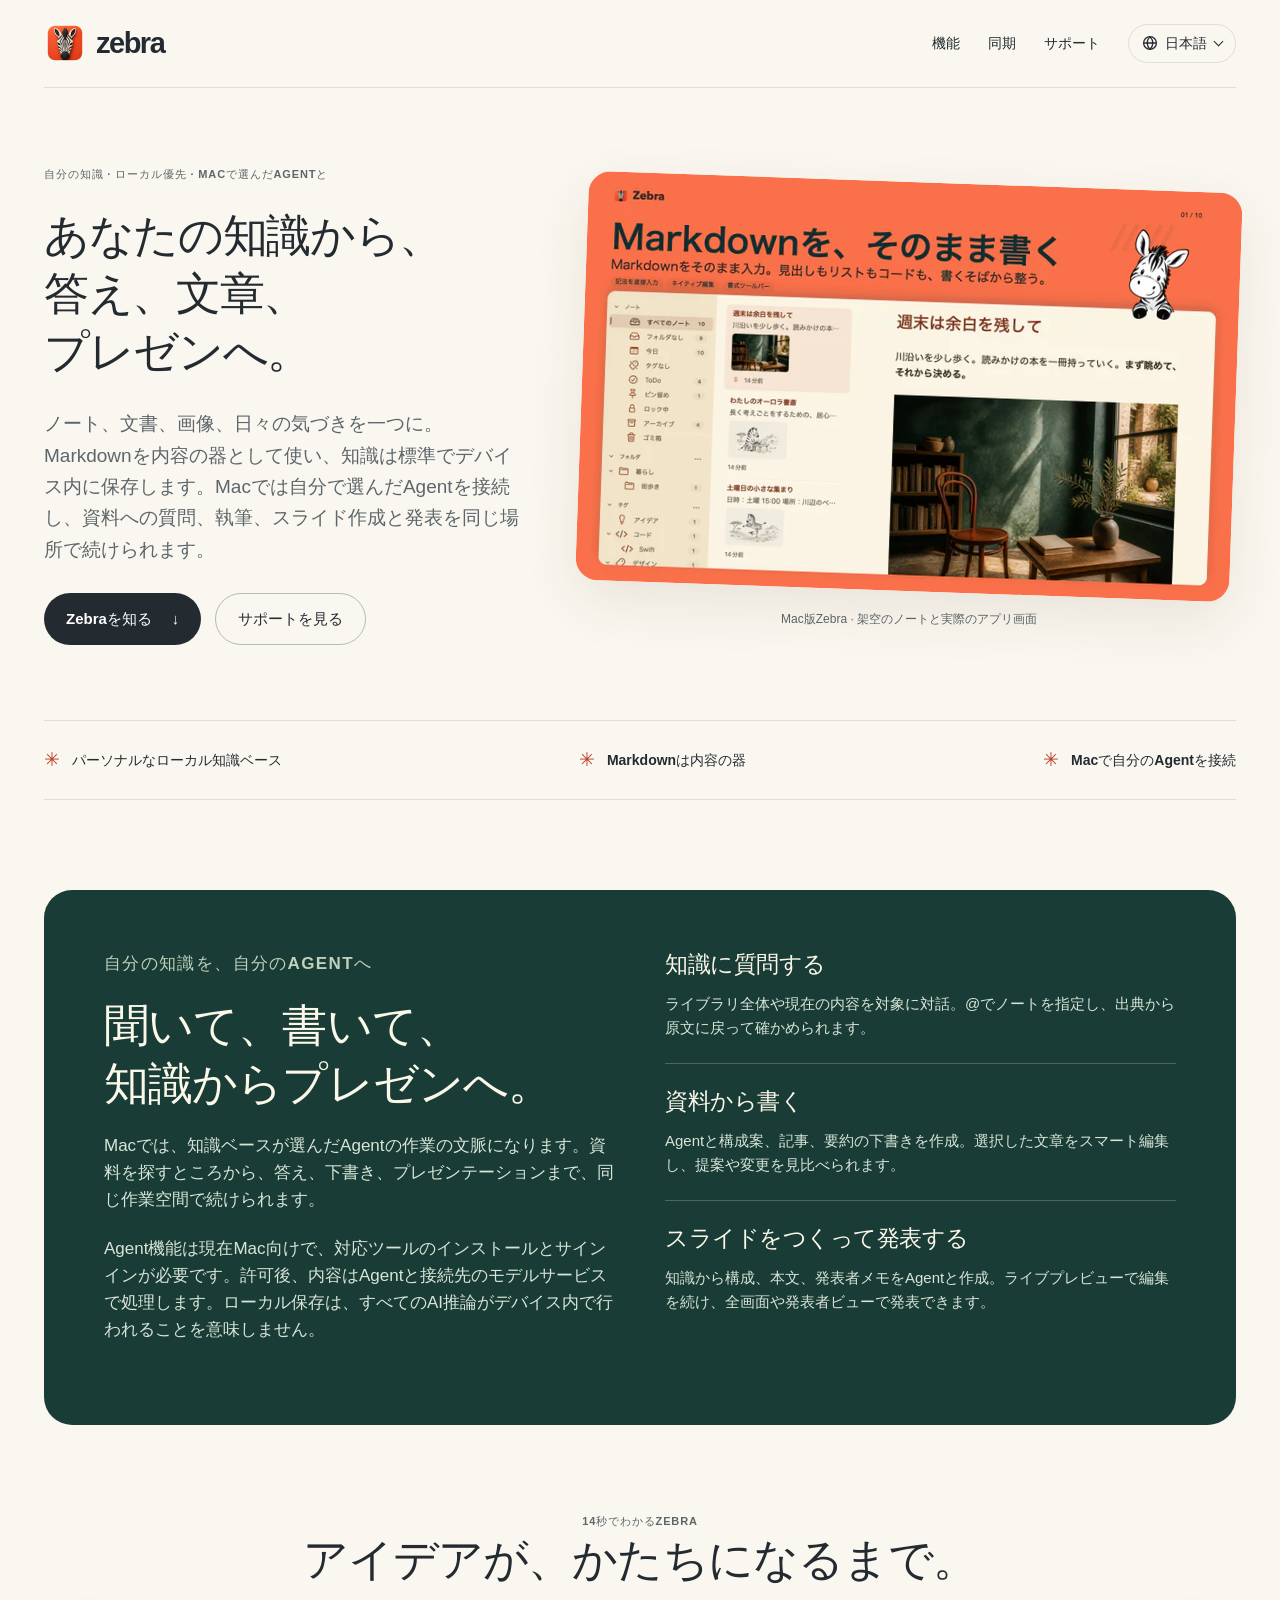
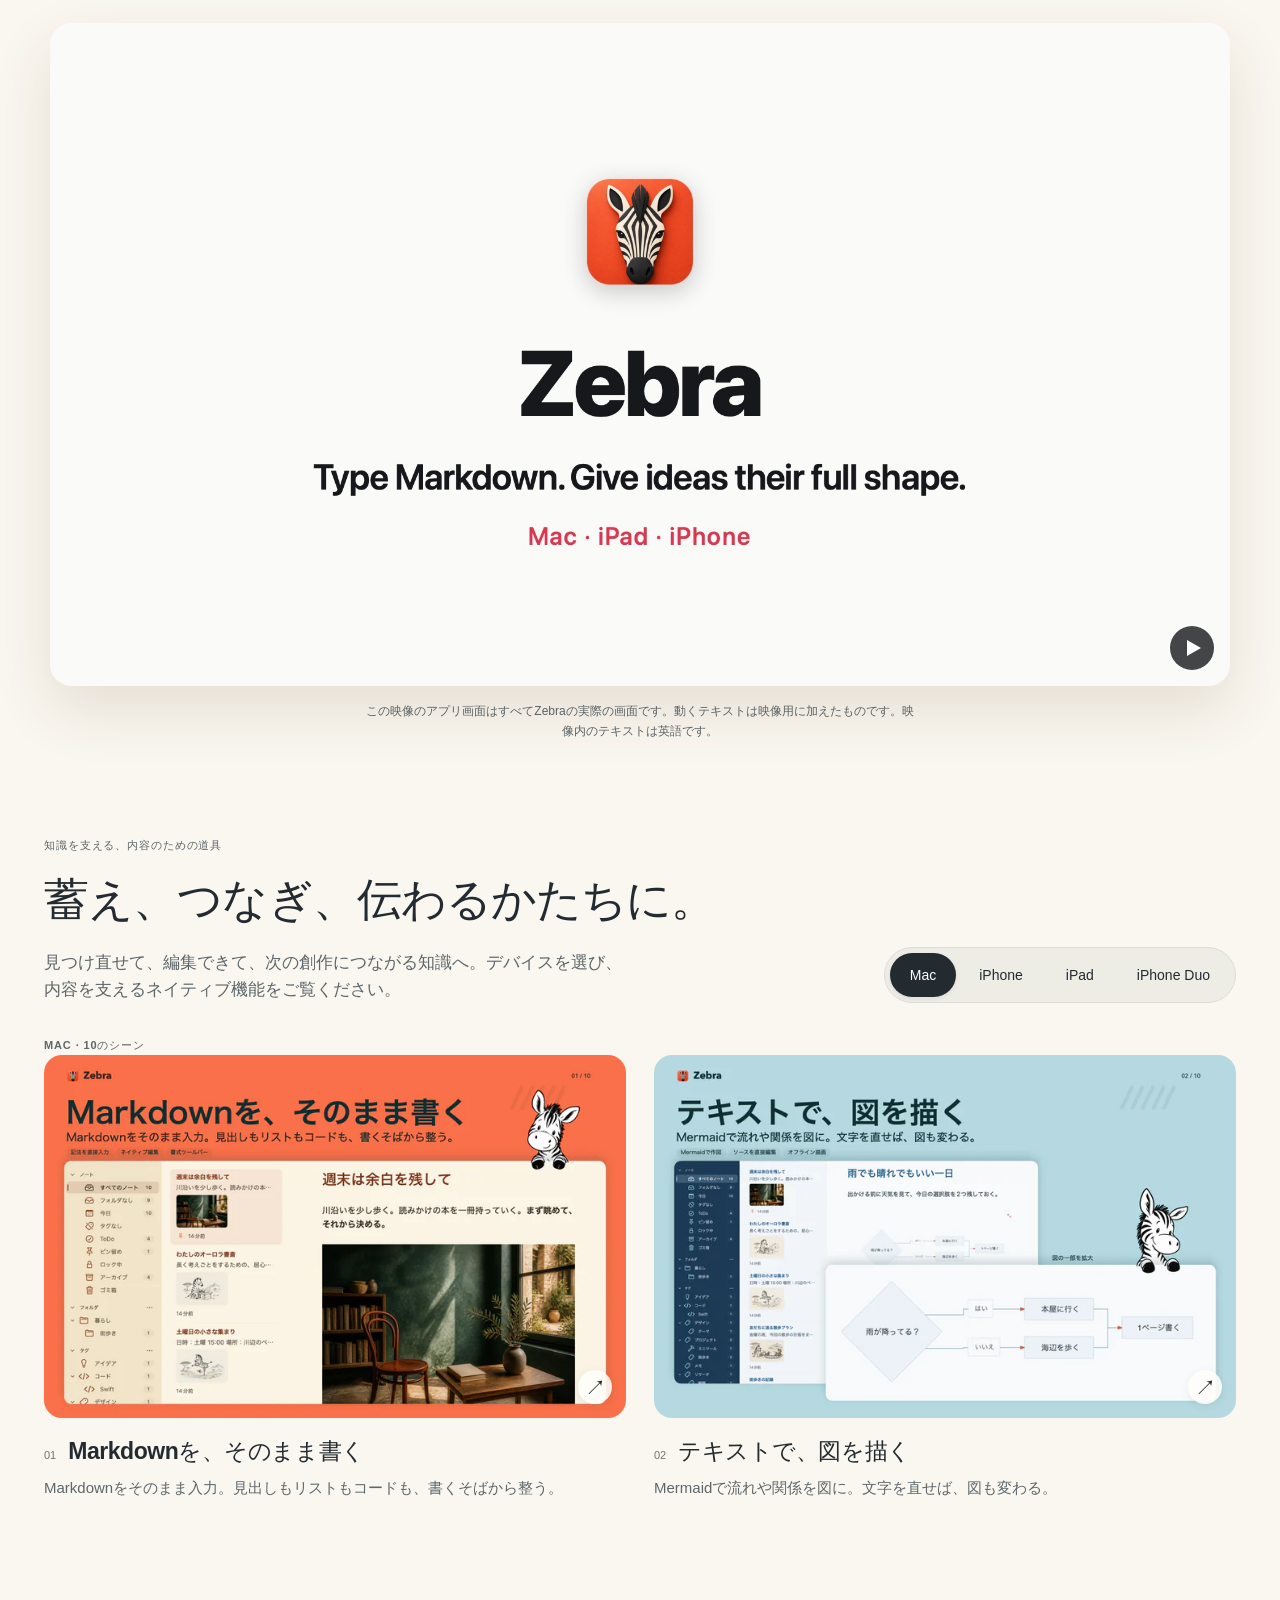
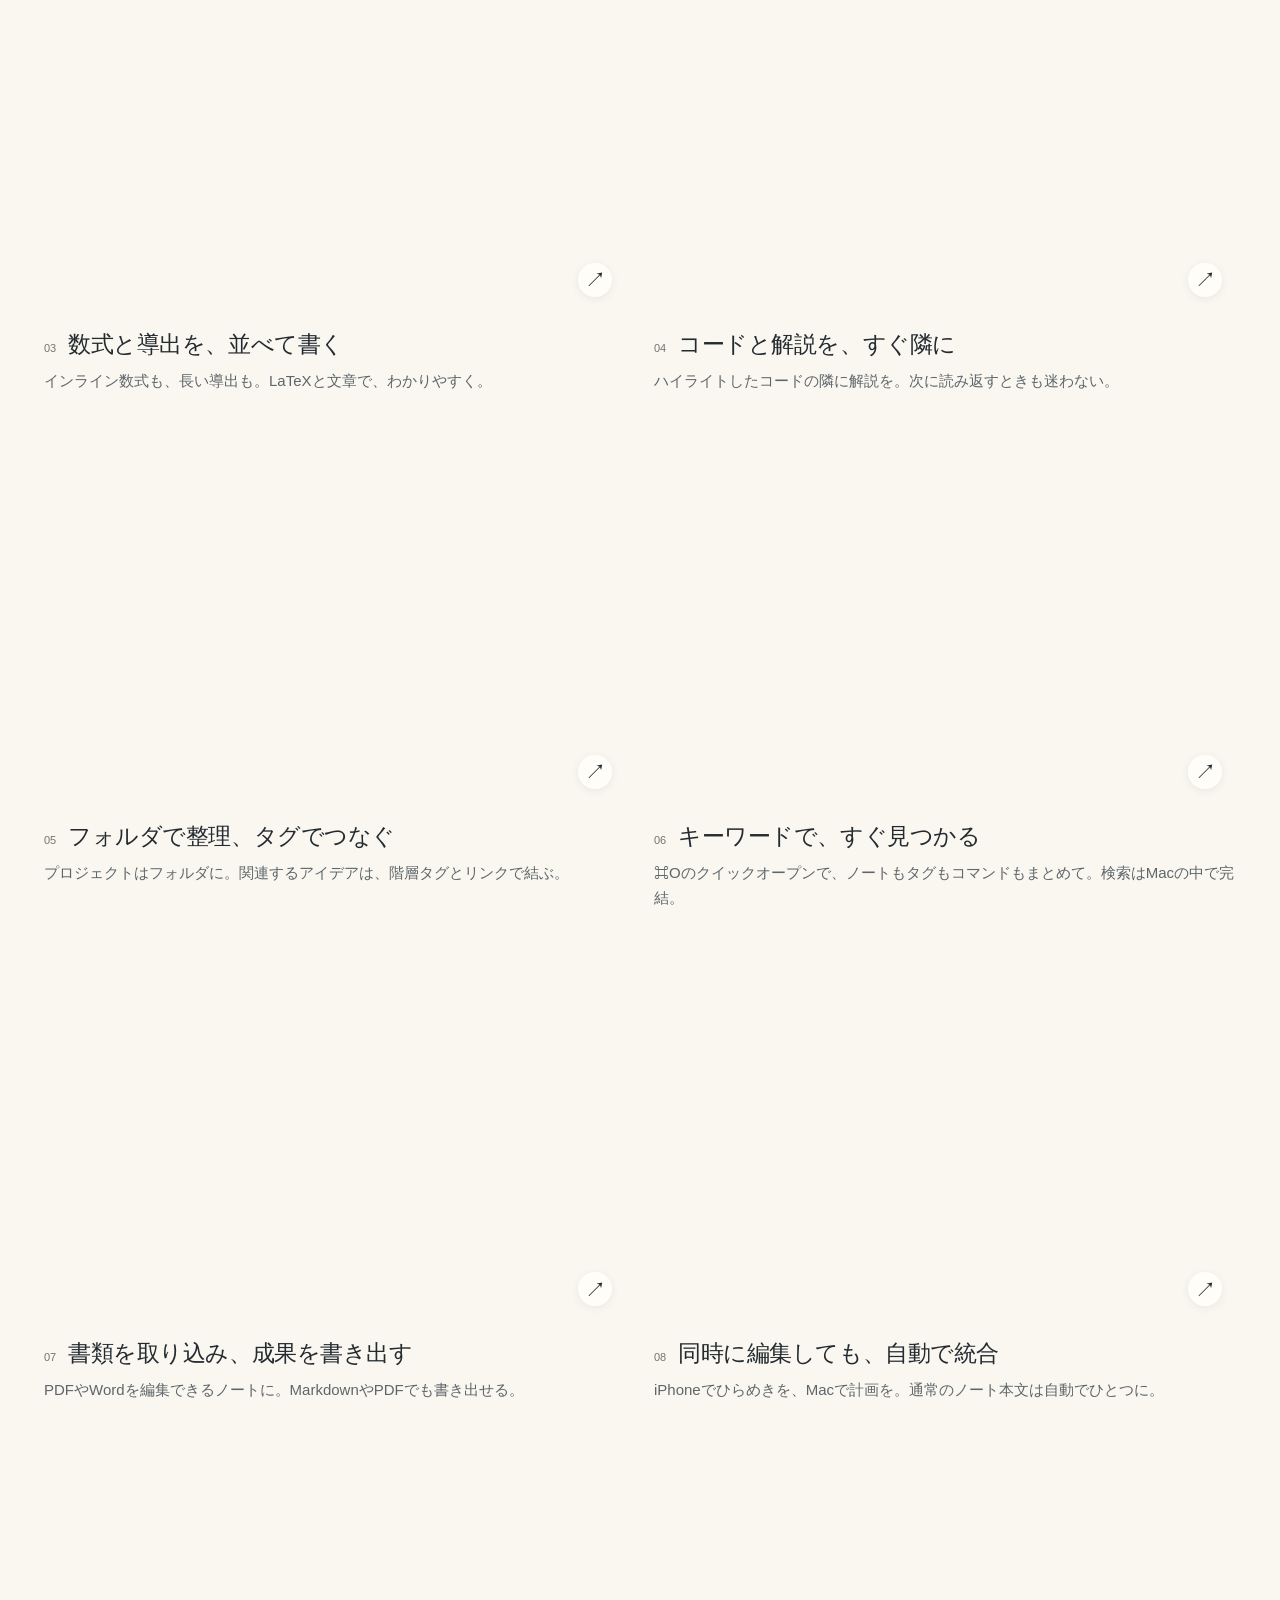
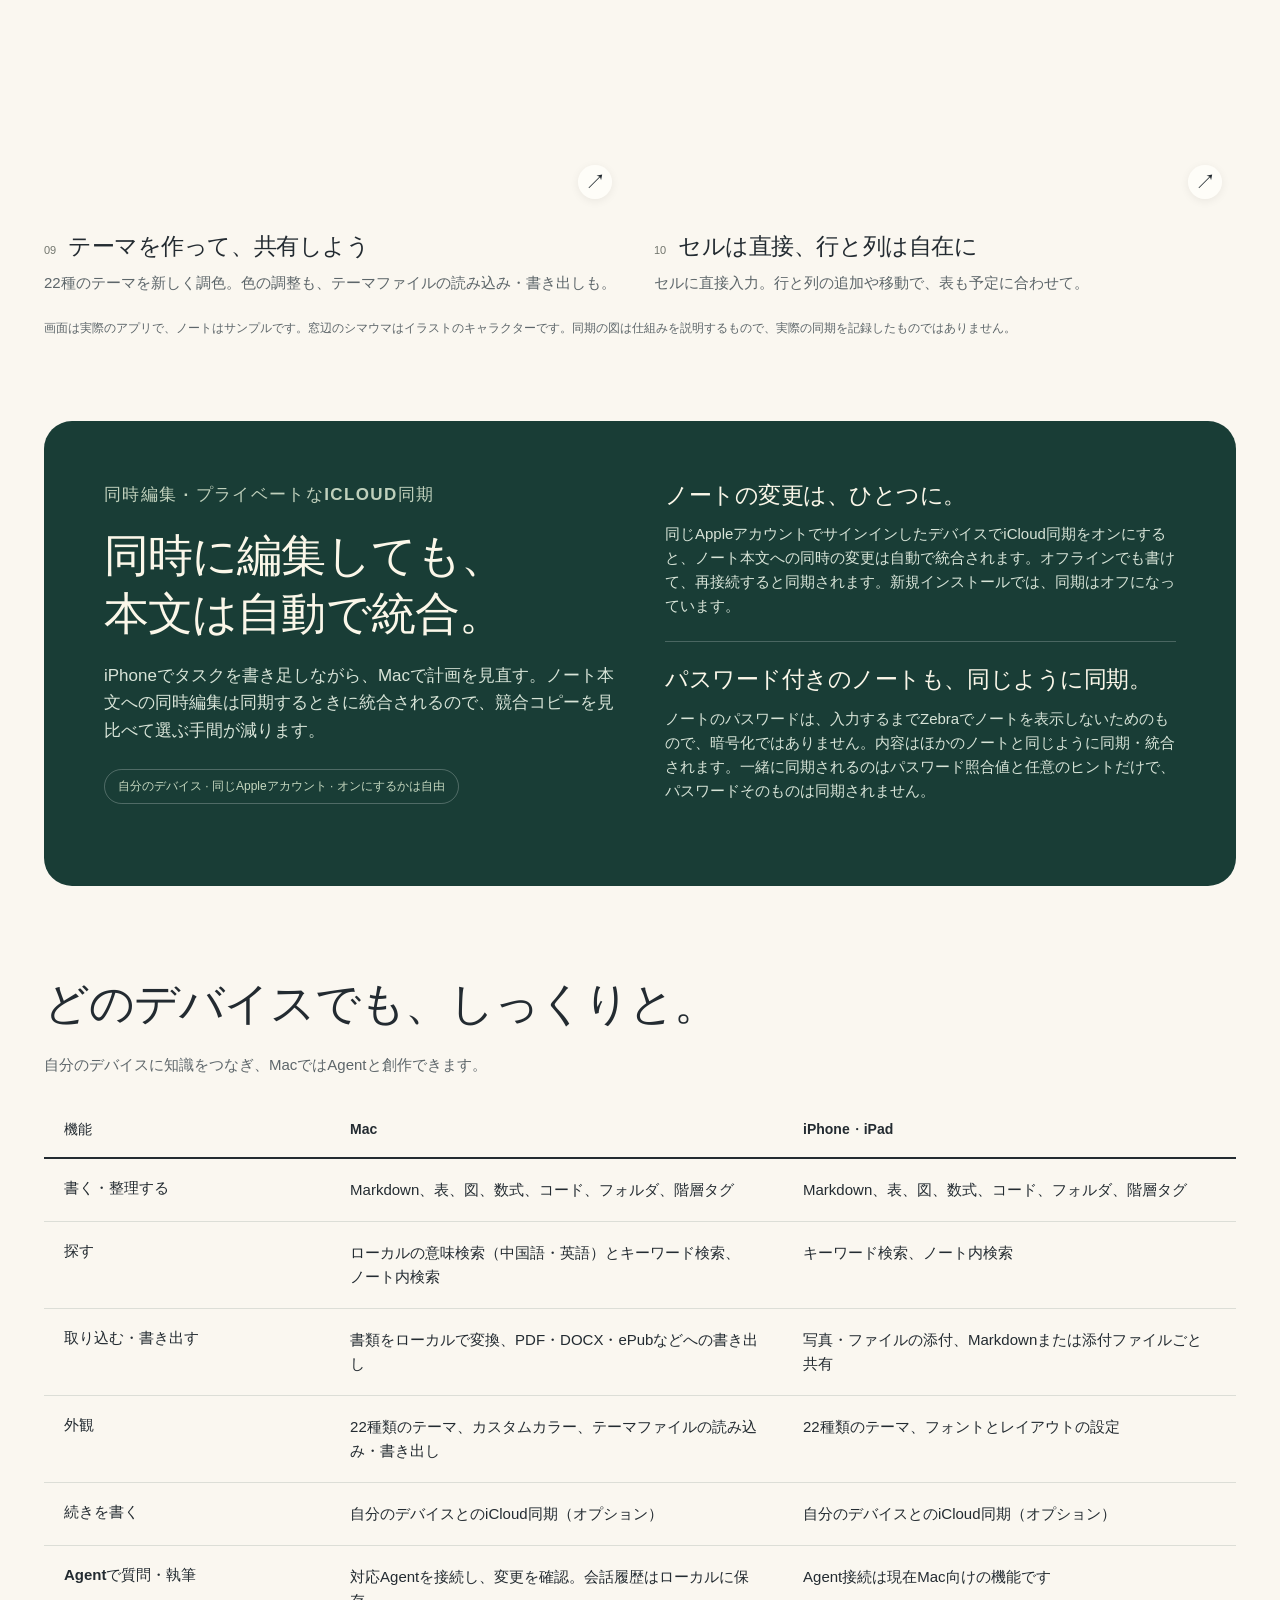
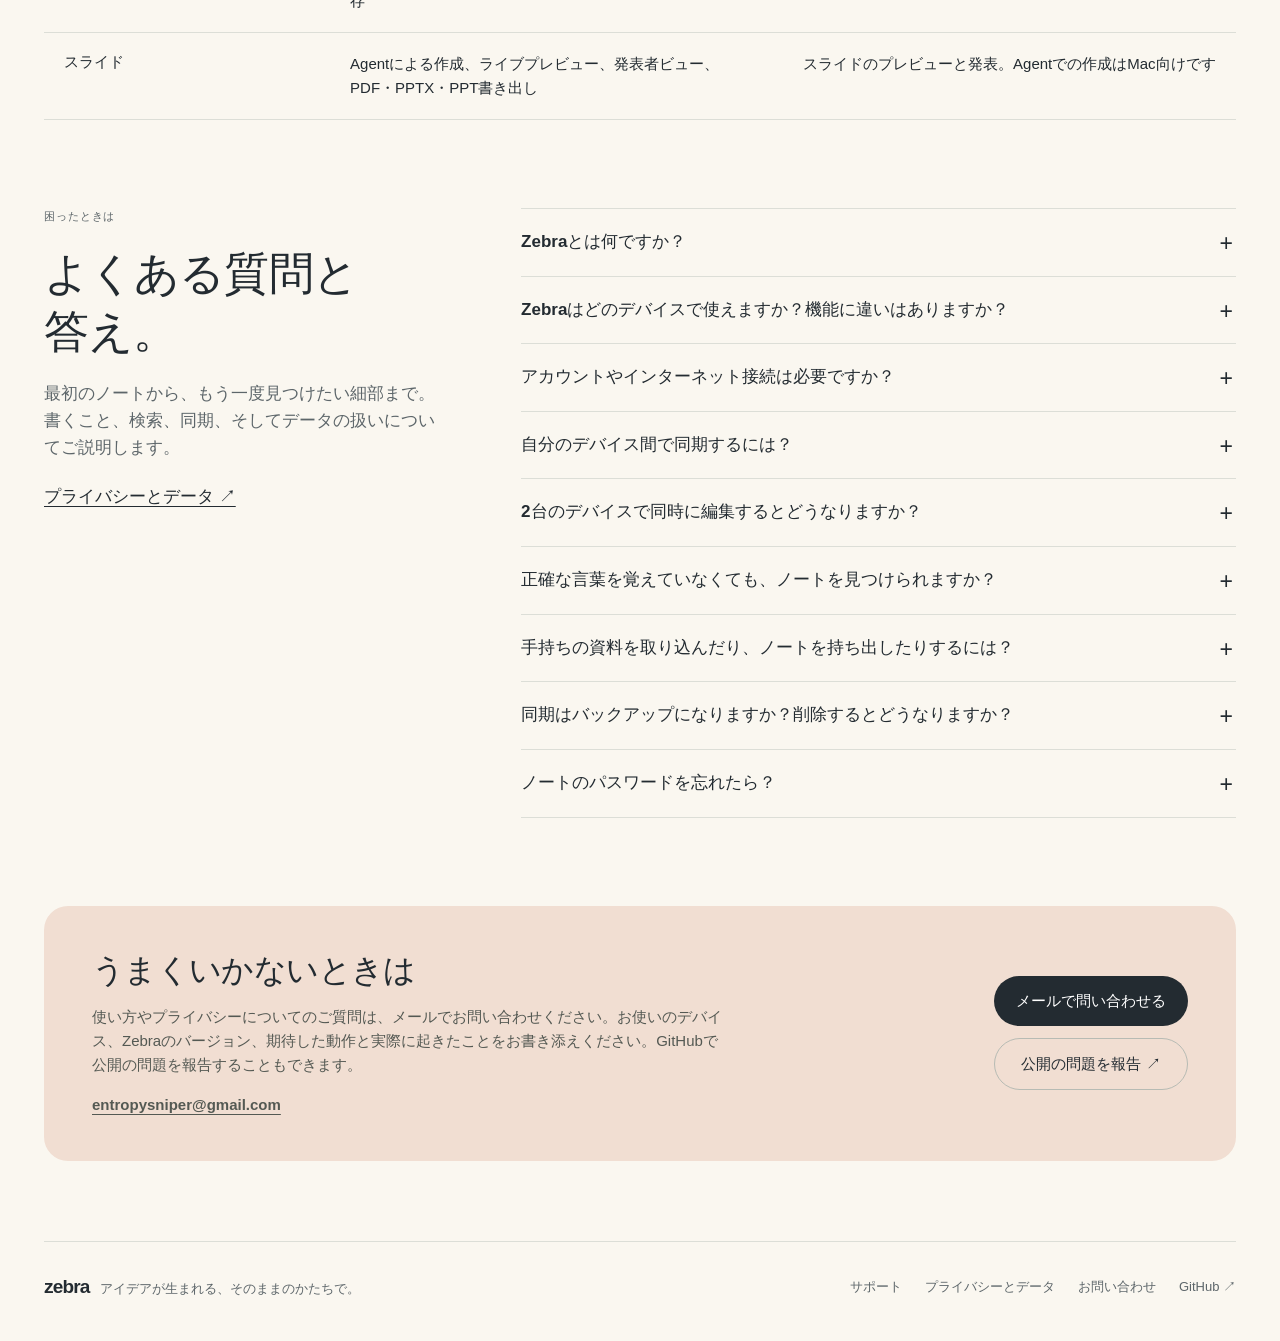
<file: ja/index.html>
<!doctype html>
<html lang="ja"><head><meta charset="utf-8"><meta name="viewport" content="width=device-width, initial-scale=1"><meta name="color-scheme" content="light"><meta name="theme-color" content="#faf7f0"><meta name="referrer" content="strict-origin-when-cross-origin"><meta http-equiv="Content-Security-Policy" content="default-src 'self'; script-src 'self'; style-src 'self'; img-src 'self'; connect-src 'none'; object-src 'none'; base-uri 'self'; form-action 'none'">
<title>Zebra — 自分のためのローカル知識ベース</title><meta name="description" content="Markdownを器に、知識をローカルに蓄積。Macで選んだAgentを接続し、資料への質問、執筆、スライド作成と発表へ進めます。"><link rel="canonical" href="https://entropysniper-app.github.io/zebra.app/ja/index.html"><link rel="alternate" hreflang="en" href="https://entropysniper-app.github.io/zebra.app/index.html"><link rel="alternate" hreflang="zh-Hans" href="https://entropysniper-app.github.io/zebra.app/zh/index.html"><link rel="alternate" hreflang="ja" href="https://entropysniper-app.github.io/zebra.app/ja/index.html"><link rel="alternate" hreflang="fr" href="https://entropysniper-app.github.io/zebra.app/fr/index.html"><link rel="alternate" hreflang="x-default" href="https://entropysniper-app.github.io/zebra.app/index.html"><meta property="og:type" content="website"><meta property="og:title" content="Zebra — 自分のためのローカル知識ベース"><meta property="og:description" content="Markdownを器に、知識をローカルに蓄積。Macで選んだAgentを接続し、資料への質問、執筆、スライド作成と発表へ進めます。"><meta property="og:url" content="https://entropysniper-app.github.io/zebra.app/ja/index.html"><meta property="og:image" content="https://entropysniper-app.github.io/zebra.app/assets/images/macos/ja/01-write-large.webp?v=d34f5720dfb3"><meta property="og:locale" content="ja_JP"><meta property="og:locale:alternate" content="en_US"><meta property="og:locale:alternate" content="zh_CN"><meta property="og:locale:alternate" content="fr_FR"><meta name="twitter:card" content="summary_large_image"><link rel="icon" href="../assets/images/icon.png"><link rel="apple-touch-icon" sizes="180x180" href="../assets/images/apple-touch-icon.png"><link rel="stylesheet" href="../assets/site.css"><script defer src="../assets/site.js"></script></head><body>
<a class="skip-link" href="#main">本文へスキップ</a><div class="container"><header class="site-header"><a class="brand" href="index.html" aria-label="Zebra ホーム"><img src="../assets/images/icon.png" width="42" height="42" alt="">zebra</a><nav class="site-nav" aria-label="メインナビゲーション"><a class="nav-extra" href="index.html#explore">機能</a><a class="nav-extra" href="index.html#sync">同期</a><a href="index.html#support">サポート</a><details class="language-menu"><summary><svg class="globe" aria-hidden="true" focusable="false" viewBox="0 0 16 16" width="16" height="16" fill="none" stroke="currentColor" stroke-width="1.3"><circle cx="8" cy="8" r="6.4"/><path d="M1.6 8h12.8M8 1.6c1.9 2 2.8 4.1 2.8 6.4S9.9 12.4 8 14.4M8 1.6C6.1 3.6 5.2 5.7 5.2 8s.9 4.4 2.8 6.4"/></svg><span class="visually-hidden">言語： </span><span lang="ja">日本語</span></summary><ul class="language-list"><li><a href="../index.html" lang="en" hreflang="en">English</a></li><li><a href="../zh/index.html" lang="zh-Hans" hreflang="zh-Hans">简体中文</a></li><li><a href="../fr/index.html" lang="fr" hreflang="fr">Français</a></li></ul></details></nav></header><main id="main"><section class="hero"><div><p class="eyebrow">自分の知識 · ローカル優先 · Macで選んだAgentと</p><h1>あなたの知識から、<br>答え、文章、プレゼンへ。</h1><p class="lead">ノート、文書、画像、日々の気づきを一つに。Markdownを内容の器として使い、知識は標準でデバイス内に保存します。Macでは自分で選んだAgentを接続し、資料への質問、執筆、スライド作成と発表を同じ場所で続けられます。</p><div class="actions"><a class="button" href="#explore">Zebraを知る <span aria-hidden="true">↓</span></a><a class="button secondary" href="#support">サポートを見る</a></div></div><div><a class="hero-image-link" href="#explore" aria-label="Zebraを知る"><div class="poster"><img src="../assets/images/macos/ja/01-write-large.webp?v=d34f5720dfb3" srcset="../assets/images/macos/ja/01-write-small.webp?v=0c98dadd0ac1 720w, ../assets/images/macos/ja/01-write-large.webp?v=d34f5720dfb3 1440w" sizes="(max-width: 700px) 94vw, 55vw" width="2880" height="1800" alt="Markdownを、そのまま書く — Zebra Mac" fetchpriority="high"></div></a><p class="hero-caption">Mac版Zebra · 架空のノートと実際のアプリ画面</p></div></section>
<div class="principles"><span>パーソナルなローカル知識ベース</span><span>Markdownは内容の器</span><span>Macで自分のAgentを接続</span></div>
<section id="intelligence" class="sync-section"><div><p class="eyebrow">自分の知識を、自分のAgentへ</p><h2>聞いて、書いて、<br>知識からプレゼンへ。</h2><p>Macでは、知識ベースが選んだAgentの作業の文脈になります。資料を探すところから、答え、下書き、プレゼンテーションまで、同じ作業空間で続けられます。</p><p class="notice">Agent機能は現在Mac向けで、対応ツールのインストールとサインインが必要です。許可後、内容はAgentと接続先のモデルサービスで処理します。ローカル保存は、すべてのAI推論がデバイス内で行われることを意味しません。</p></div><div><div class="sync-card"><h3>知識に質問する</h3><p>ライブラリ全体や現在の内容を対象に対話。@でノートを指定し、出典から原文に戻って確かめられます。</p></div><div class="sync-card"><h3>資料から書く</h3><p>Agentと構成案、記事、要約の下書きを作成。選択した文章をスマート編集し、提案や変更を見比べられます。</p></div><div class="sync-card"><h3>スライドをつくって発表する</h3><p>知識から構成、本文、発表者メモをAgentと作成。ライブプレビューで編集を続け、全画面や発表者ビューで発表できます。</p></div></div></section>
<section class="film" id="film" aria-labelledby="film-title"><p class="eyebrow">14秒でわかるZebra</p><h2 id="film-title">アイデアが、かたちになるまで。</h2><div class="film-frame"><video id="promo-video" controls muted loop playsinline preload="none" poster="../assets/video/zebra-promo-en.jpg?v=9886eb8dcfa4" width="1920" height="1080" aria-label="Zebraの紹介映像" aria-describedby="film-caption"><source src="../assets/video/zebra-promo-en.mp4?v=bd1433f5552d" type="video/mp4"></video><button class="film-toggle" type="button" hidden data-play-label="動画を再生" data-pause-label="動画を一時停止" aria-label="動画を再生"><span aria-hidden="true"></span></button></div><p class="film-caption" id="film-caption">この映像のアプリ画面はすべてZebraの実際の画面です。動くテキストは映像用に加えたものです。映像内のテキストは英語です。</p></section>
<section id="explore"><div class="section-heading"><div><p class="eyebrow">知識を支える、内容のための道具</p><h2>蓄え、つなぎ、伝わるかたちに。</h2><p>見つけ直せて、編集できて、次の創作につながる知識へ。デバイスを選び、内容を支えるネイティブ機能をご覧ください。</p></div><div class="device-switch" role="group" aria-label="デバイスを選択"><button type="button" data-device-button="macos" aria-pressed="true">Mac</button><button type="button" data-device-button="iphone" aria-pressed="false">iPhone</button><button type="button" data-device-button="ipad" aria-pressed="false">iPad</button><button type="button" data-device-button="iphone-duo" aria-pressed="false">iPhone Duo</button></div></div><p id="gallery-status" class="eyebrow" aria-live="polite">Mac · 10のシーン</p><noscript><p class="no-script">JavaScriptがオフでも、Macのスクリーンショットとサポート情報をご覧いただけます。デバイスの切り替えや拡大表示にはJavaScriptをオンにしてください。</p></noscript><div id="gallery" class="gallery" data-device="macos"><article class="feature"><button class="feature-image" type="button" data-large="../assets/images/macos/ja/01-write-large.webp?v=d34f5720dfb3" aria-label="スクリーンショットを表示： Markdownを、そのまま書く"><img src="../assets/images/macos/ja/01-write-small.webp?v=0c98dadd0ac1" srcset="../assets/images/macos/ja/01-write-small.webp?v=0c98dadd0ac1 720w, ../assets/images/macos/ja/01-write-large.webp?v=d34f5720dfb3 1440w" sizes="(max-width: 700px) 94vw, 46vw" width="2880" height="1800" alt="Markdownを、そのまま書く — Zebra Mac" loading="lazy" decoding="async"><span class="zoom-indicator" aria-hidden="true">↗</span></button><div class="feature-copy"><div class="feature-top"><span class="feature-index">01</span><h3>Markdownを、そのまま書く</h3></div><p>Markdownをそのまま入力。見出しもリストもコードも、書くそばから整う。</p></div></article><article class="feature"><button class="feature-image" type="button" data-large="../assets/images/macos/ja/02-diagrams-large.webp?v=f5a99cf4b9a2" aria-label="スクリーンショットを表示： テキストで、図を描く"><img src="../assets/images/macos/ja/02-diagrams-small.webp?v=7abd70528fd8" srcset="../assets/images/macos/ja/02-diagrams-small.webp?v=7abd70528fd8 720w, ../assets/images/macos/ja/02-diagrams-large.webp?v=f5a99cf4b9a2 1440w" sizes="(max-width: 700px) 94vw, 46vw" width="2880" height="1800" alt="テキストで、図を描く — Zebra Mac" loading="lazy" decoding="async"><span class="zoom-indicator" aria-hidden="true">↗</span></button><div class="feature-copy"><div class="feature-top"><span class="feature-index">02</span><h3>テキストで、図を描く</h3></div><p>Mermaidで流れや関係を図に。文字を直せば、図も変わる。</p></div></article><article class="feature"><button class="feature-image" type="button" data-large="../assets/images/macos/ja/03-math-large.webp?v=36e5f64b46e6" aria-label="スクリーンショットを表示： 数式と導出を、並べて書く"><img src="../assets/images/macos/ja/03-math-small.webp?v=6dc710df478a" srcset="../assets/images/macos/ja/03-math-small.webp?v=6dc710df478a 720w, ../assets/images/macos/ja/03-math-large.webp?v=36e5f64b46e6 1440w" sizes="(max-width: 700px) 94vw, 46vw" width="2880" height="1800" alt="数式と導出を、並べて書く — Zebra Mac" loading="lazy" decoding="async"><span class="zoom-indicator" aria-hidden="true">↗</span></button><div class="feature-copy"><div class="feature-top"><span class="feature-index">03</span><h3>数式と導出を、並べて書く</h3></div><p>インライン数式も、長い導出も。LaTeXと文章で、わかりやすく。</p></div></article><article class="feature"><button class="feature-image" type="button" data-large="../assets/images/macos/ja/04-code-large.webp?v=17c55a534807" aria-label="スクリーンショットを表示： コードと解説を、すぐ隣に"><img src="../assets/images/macos/ja/04-code-small.webp?v=07477bd822a0" srcset="../assets/images/macos/ja/04-code-small.webp?v=07477bd822a0 720w, ../assets/images/macos/ja/04-code-large.webp?v=17c55a534807 1440w" sizes="(max-width: 700px) 94vw, 46vw" width="2880" height="1800" alt="コードと解説を、すぐ隣に — Zebra Mac" loading="lazy" decoding="async"><span class="zoom-indicator" aria-hidden="true">↗</span></button><div class="feature-copy"><div class="feature-top"><span class="feature-index">04</span><h3>コードと解説を、すぐ隣に</h3></div><p>ハイライトしたコードの隣に解説を。次に読み返すときも迷わない。</p></div></article><article class="feature"><button class="feature-image" type="button" data-large="../assets/images/macos/ja/05-organize-large.webp?v=35cb64d24d10" aria-label="スクリーンショットを表示： フォルダで整理、タグでつなぐ"><img src="../assets/images/macos/ja/05-organize-small.webp?v=cef6d7d66a05" srcset="../assets/images/macos/ja/05-organize-small.webp?v=cef6d7d66a05 720w, ../assets/images/macos/ja/05-organize-large.webp?v=35cb64d24d10 1440w" sizes="(max-width: 700px) 94vw, 46vw" width="2880" height="1800" alt="フォルダで整理、タグでつなぐ — Zebra Mac" loading="lazy" decoding="async"><span class="zoom-indicator" aria-hidden="true">↗</span></button><div class="feature-copy"><div class="feature-top"><span class="feature-index">05</span><h3>フォルダで整理、タグでつなぐ</h3></div><p>プロジェクトはフォルダに。関連するアイデアは、階層タグとリンクで結ぶ。</p></div></article><article class="feature"><button class="feature-image" type="button" data-large="../assets/images/macos/ja/06-search-large.webp?v=65b11c368166" aria-label="スクリーンショットを表示： キーワードで、すぐ見つかる"><img src="../assets/images/macos/ja/06-search-small.webp?v=3cfe829723a8" srcset="../assets/images/macos/ja/06-search-small.webp?v=3cfe829723a8 720w, ../assets/images/macos/ja/06-search-large.webp?v=65b11c368166 1440w" sizes="(max-width: 700px) 94vw, 46vw" width="2880" height="1800" alt="キーワードで、すぐ見つかる — Zebra Mac" loading="lazy" decoding="async"><span class="zoom-indicator" aria-hidden="true">↗</span></button><div class="feature-copy"><div class="feature-top"><span class="feature-index">06</span><h3>キーワードで、すぐ見つかる</h3></div><p>⌘Oのクイックオープンで、ノートもタグもコマンドもまとめて。検索はMacの中で完結。</p></div></article><article class="feature"><button class="feature-image" type="button" data-large="../assets/images/macos/ja/07-import-export-large.webp?v=4f7d1387fcca" aria-label="スクリーンショットを表示： 書類を取り込み、成果を書き出す"><img src="../assets/images/macos/ja/07-import-export-small.webp?v=7057f2539df7" srcset="../assets/images/macos/ja/07-import-export-small.webp?v=7057f2539df7 720w, ../assets/images/macos/ja/07-import-export-large.webp?v=4f7d1387fcca 1440w" sizes="(max-width: 700px) 94vw, 46vw" width="2880" height="1800" alt="書類を取り込み、成果を書き出す — Zebra Mac" loading="lazy" decoding="async"><span class="zoom-indicator" aria-hidden="true">↗</span></button><div class="feature-copy"><div class="feature-top"><span class="feature-index">07</span><h3>書類を取り込み、成果を書き出す</h3></div><p>PDFやWordを編集できるノートに。MarkdownやPDFでも書き出せる。</p></div></article><article class="feature"><button class="feature-image" type="button" data-large="../assets/images/macos/ja/08-sync-large.webp?v=07a497ed8caa" aria-label="スクリーンショットを表示： 同時に編集しても、自動で統合"><img src="../assets/images/macos/ja/08-sync-small.webp?v=97412d49f9f9" srcset="../assets/images/macos/ja/08-sync-small.webp?v=97412d49f9f9 720w, ../assets/images/macos/ja/08-sync-large.webp?v=07a497ed8caa 1440w" sizes="(max-width: 700px) 94vw, 46vw" width="2880" height="1800" alt="同時に編集しても、自動で統合 — Zebra Mac" loading="lazy" decoding="async"><span class="zoom-indicator" aria-hidden="true">↗</span></button><div class="feature-copy"><div class="feature-top"><span class="feature-index">08</span><h3>同時に編集しても、自動で統合</h3></div><p>iPhoneでひらめきを、Macで計画を。通常のノート本文は自動でひとつに。</p></div></article><article class="feature"><button class="feature-image" type="button" data-large="../assets/images/macos/ja/09-themes-large.webp?v=01684e362840" aria-label="スクリーンショットを表示： テーマを作って、共有しよう"><img src="../assets/images/macos/ja/09-themes-small.webp?v=f48e333343ca" srcset="../assets/images/macos/ja/09-themes-small.webp?v=f48e333343ca 720w, ../assets/images/macos/ja/09-themes-large.webp?v=01684e362840 1440w" sizes="(max-width: 700px) 94vw, 46vw" width="2880" height="1800" alt="テーマを作って、共有しよう — Zebra Mac" loading="lazy" decoding="async"><span class="zoom-indicator" aria-hidden="true">↗</span></button><div class="feature-copy"><div class="feature-top"><span class="feature-index">09</span><h3>テーマを作って、共有しよう</h3></div><p>22種のテーマを新しく調色。色の調整も、テーマファイルの読み込み・書き出しも。</p></div></article><article class="feature"><button class="feature-image" type="button" data-large="../assets/images/macos/ja/10-tables-large.webp?v=99f49b96bfef" aria-label="スクリーンショットを表示： セルは直接、行と列は自在に"><img src="../assets/images/macos/ja/10-tables-small.webp?v=726deb8bdae6" srcset="../assets/images/macos/ja/10-tables-small.webp?v=726deb8bdae6 720w, ../assets/images/macos/ja/10-tables-large.webp?v=99f49b96bfef 1440w" sizes="(max-width: 700px) 94vw, 46vw" width="2880" height="1800" alt="セルは直接、行と列は自在に — Zebra Mac" loading="lazy" decoding="async"><span class="zoom-indicator" aria-hidden="true">↗</span></button><div class="feature-copy"><div class="feature-top"><span class="feature-index">10</span><h3>セルは直接、行と列は自在に</h3></div><p>セルに直接入力。行と列の追加や移動で、表も予定に合わせて。</p></div></article></div><p class="gallery-note">画面は実際のアプリで、ノートはサンプルです。窓辺のシマウマはイラストのキャラクターです。同期の図は仕組みを説明するもので、実際の同期を記録したものではありません。</p></section>
<section id="sync" class="sync-section"><div><p class="eyebrow">同時編集 · プライベートなiCloud同期</p><h2>同時に編集しても、<br>本文は自動で統合。</h2><p>iPhoneでタスクを書き足しながら、Macで計画を見直す。ノート本文への同時編集は同期するときに統合されるので、競合コピーを見比べて選ぶ手間が減ります。</p><span class="sync-mark">自分のデバイス · 同じAppleアカウント · オンにするかは自由</span></div><div><div class="sync-card"><h3>ノートの変更は、ひとつに。</h3><p>同じAppleアカウントでサインインしたデバイスでiCloud同期をオンにすると、ノート本文への同時の変更は自動で統合されます。オフラインでも書けて、再接続すると同期されます。新規インストールでは、同期はオフになっています。</p></div><div class="sync-card"><h3>パスワード付きのノートも、同じように同期。</h3><p>ノートのパスワードは、入力するまでZebraでノートを表示しないためのもので、暗号化ではありません。内容はほかのノートと同じように同期・統合されます。一緒に同期されるのはパスワード照合値と任意のヒントだけで、パスワードそのものは同期されません。</p></div></div></section>
<section class="platforms"><h2>どのデバイスでも、しっくりと。</h2><table class="platform-table"><caption>自分のデバイスに知識をつなぎ、MacではAgentと創作できます。</caption><thead><tr><th scope="col">機能</th><th scope="col">Mac</th><th scope="col">iPhone・iPad</th></tr></thead><tbody><tr><th scope="row">書く・整理する</th><td>Markdown、表、図、数式、コード、フォルダ、階層タグ</td><td>Markdown、表、図、数式、コード、フォルダ、階層タグ</td></tr><tr><th scope="row">探す</th><td>ローカルの意味検索（中国語・英語）とキーワード検索、ノート内検索</td><td>キーワード検索、ノート内検索</td></tr><tr><th scope="row">取り込む・書き出す</th><td>書類をローカルで変換、PDF・DOCX・ePubなどへの書き出し</td><td>写真・ファイルの添付、Markdownまたは添付ファイルごと共有</td></tr><tr><th scope="row">外観</th><td>22種類のテーマ、カスタムカラー、テーマファイルの読み込み・書き出し</td><td>22種類のテーマ、フォントとレイアウトの設定</td></tr><tr><th scope="row">続きを書く</th><td>自分のデバイスとのiCloud同期（オプション）</td><td>自分のデバイスとのiCloud同期（オプション）</td></tr><tr><th scope="row">Agentで質問・執筆</th><td>対応Agentを接続し、変更を確認。会話履歴はローカルに保存</td><td>Agent接続は現在Mac向けの機能です</td></tr><tr><th scope="row">スライド</th><td>Agentによる作成、ライブプレビュー、発表者ビュー、PDF・PPTX・PPT書き出し</td><td>スライドのプレビューと発表。Agentでの作成はMac向けです</td></tr></tbody></table></section>
<section class="support" id="support"><div class="intro"><p class="eyebrow">困ったときは</p><h2>よくある質問と答え。</h2><p>最初のノートから、もう一度見つけたい細部まで。書くこと、検索、同期、そしてデータの扱いについてご説明します。</p><a href="privacy.html">プライバシーとデータ ↗</a></div><div class="faq"><details id="faq-knowledge-base"><summary>Zebraとは何ですか？</summary><div><p>Zebraは、自分のためのローカル優先の知識ベースです。Markdownを内容の器として、ノート、文書、画像やリンクをまとめます。Macでは対応Agentを接続し、資料への質問、執筆、スライド作成と発表へ進めます。</p></div></details><details id="faq-platforms"><summary>Zebraはどのデバイスで使えますか？機能に違いはありますか？</summary><div><p>MacではmacOS 14以降、iPhoneとiPadではiOS 17以降が必要です。どのデバイスでも、Markdown、表、数式、Mermaidの図、コードのハイライト、フォルダ、階層タグを利用できます。Macではさらに、ローカルの意味検索、書類の変換、より多くの書き出し形式を利用できます。iPhoneとiPadでは、キーワード検索、ノート内検索、写真やファイルの添付に加え、Markdownまたは添付ファイルを含むノートパッケージとして共有できます。すべてのデバイスに22種類の内蔵テーマがあります。Macではカスタムテーマを作成し、.zebrathemeファイルの読み込み・書き出しで共有することもできます。</p></div></details><details id="faq-offline"><summary>アカウントやインターネット接続は必要ですか？</summary><div><p>Zebraのアカウントは必要ありません。ノートは標準でデバイスに保存され、書く・整理するといった主な機能はオフラインで使えます。変更はデバイス上に自動で保存されます。iCloud同期にはAppleアカウントとネットワーク接続が必要です。Webクリップ、リンクプレビュー、リモートの添付ファイルは、それぞれのWebサイトに接続します。</p></div></details><details id="faq-sync-setup"><summary>自分のデバイス間で同期するには？</summary><div><p>各デバイスで同じAppleアカウントにサインインし、iCloudが利用できることを確認します。そのうえで、各デバイスのZebraの設定でiCloud同期をオンにします。新規インストールでは同期はオフになっており、既存の設定はそのまま保持されます。最初の同期には時間がかかることがあるため、Zebraを開いたまま、ネットワークに接続しておいてください。変更が届かない場合は、アプリ内の同期状況、ネットワーク接続、iCloudへのサインイン状態を確認してください。1台のデバイスで同期をオフにしても、ほかのデバイスの同期はオフにならず、クラウド上のコピーも消去されません。</p></div></details><details id="faq-concurrent-edits"><summary>2台のデバイスで同時に編集するとどうなりますか？</summary><div><p>ノートの本文はCRDTによる同期で、デバイス間の同時編集を統合します。パスワードが設定されたノートも同じ方法で同期・統合されます。オフラインで行った編集も、再接続したときにそれらの変更と統合できます。同期でつながるのは自分のデバイスどうしで、チームで共有するワークスペースではありません。</p></div></details><details id="faq-search"><summary>正確な言葉を覚えていなくても、ノートを見つけられますか？</summary><div><p>Macでは⌘Oを押してZebra Actionsを開き、覚えている内容を自分の言葉で入力します。ローカルの意味検索は、中国語と英語のテキストの意味とキーワードを組み合わせて探します。モデルを別途ダウンロードする必要はなく、システムの意味検索機能を利用できない場合でもキーワード検索は使えます。パスワードが設定されたノートは、ロックを解除していても意味検索のインデックスには含まれません。iPhoneとiPadでは現在、キーワード検索とノート内検索を利用できます。</p></div></details><details id="faq-import-export"><summary>手持ちの資料を取り込んだり、ノートを持ち出したりするには？</summary><div><p>Macでは、Markdown、HTML、TextBundleなどの対応形式を読み込めます。テキストを含むPDF、DOCX、XLSX/XLS、PPTXなどの対応書類は、元のファイルを残したまま、Mac上で編集できるノートに変換できます。変換は文字と構造が中心のため、複雑なレイアウトは変わる場合があります。Macからは、Markdown、PDF、HTML、DOCX、ePubなどの形式で書き出せます。iPhoneとiPadでは写真やファイルを添付し、ノートのメニューからMarkdownで共有したり、ノートと添付ファイルをひとまとめにして共有したりできます。</p></div></details><details id="faq-backup-delete"><summary>同期はバックアップになりますか？削除するとどうなりますか？</summary><div><p>同期はデバイス間で変更を伝えるもので、唯一のバックアップにすべきではありません。Macでは「ファイル」メニューからバックアップを書き出すと、ノートと添付ファイルを含む.zebrabk形式のライブラリバックアップを保存できます。復元する前に、その影響を確認できます。同期をオフにしたりアプリを削除したりしても、ほかのデバイス上のコピー、書き出したファイル、バックアップ、既存のクラウド上のコピーは消去されません。ノートを削除すると現在の状態は更新されますが、クラウドの同期履歴にある古い記録とそれが参照する添付ファイルは残る場合があります。現在、クラウド上の履歴をすべて消去するボタンはありません。大切な内容を削除または復元する前に、別のコピーを残しておいてください。</p></div></details><details id="faq-note-password"><summary>ノートのパスワードを忘れたら？</summary><div><p>開発者はパスワードを復元できません。Zebraはパスワードそのものを保存せず、パスワード照合値だけを保存します。パスワードを設定したノートはすべて同じパスワードを使うので、大切に保管してください。ノートのパスワードは暗号化ではなく、Zebraがノートを表示する前に入力を求めるだけです。内容はデバイス、iCloud、ライブラリのバックアップに平文のまま保存されています。</p></div></details></div></section>
<section class="contact" id="contact"><div><h2>うまくいかないときは</h2><p>使い方やプライバシーについてのご質問は、メールでお問い合わせください。お使いのデバイス、Zebraのバージョン、期待した動作と実際に起きたことをお書き添えください。GitHubで公開の問題を報告することもできます。</p><p class="contact-email"><a href="mailto:entropysniper@gmail.com">entropysniper@gmail.com</a></p></div><div class="contact-options"><a class="button" href="mailto:entropysniper@gmail.com">メールで問い合わせる</a><a class="button secondary" href="https://github.com/entropysniper-app/zebra.app/issues/new">公開の問題を報告 ↗</a></div></section></main>
<dialog id="poster-dialog" class="poster-dialog" aria-labelledby="dialog-title"><div class="dialog-bar"><h2 id="dialog-title"></h2><button id="dialog-close" type="button" aria-label="スクリーンショットを閉じる">×</button></div><img id="dialog-image" alt=""></dialog><script id="gallery-data" type="application/json">{"locale":"ja","devices":{"macos":[{"headline":"Markdownを、そのまま書く","summary":"Markdownをそのまま入力。見出しもリストもコードも、書くそばから整う。","small":"../assets/images/macos/ja/01-write-small.webp?v=0c98dadd0ac1","large":"../assets/images/macos/ja/01-write-large.webp?v=d34f5720dfb3","smallWidth":720,"largeWidth":1440,"width":2880,"height":1800,"alt":"Markdownを、そのまま書く — Zebra Mac"},{"headline":"テキストで、図を描く","summary":"Mermaidで流れや関係を図に。文字を直せば、図も変わる。","small":"../assets/images/macos/ja/02-diagrams-small.webp?v=7abd70528fd8","large":"../assets/images/macos/ja/02-diagrams-large.webp?v=f5a99cf4b9a2","smallWidth":720,"largeWidth":1440,"width":2880,"height":1800,"alt":"テキストで、図を描く — Zebra Mac"},{"headline":"数式と導出を、並べて書く","summary":"インライン数式も、長い導出も。LaTeXと文章で、わかりやすく。","small":"../assets/images/macos/ja/03-math-small.webp?v=6dc710df478a","large":"../assets/images/macos/ja/03-math-large.webp?v=36e5f64b46e6","smallWidth":720,"largeWidth":1440,"width":2880,"height":1800,"alt":"数式と導出を、並べて書く — Zebra Mac"},{"headline":"コードと解説を、すぐ隣に","summary":"ハイライトしたコードの隣に解説を。次に読み返すときも迷わない。","small":"../assets/images/macos/ja/04-code-small.webp?v=07477bd822a0","large":"../assets/images/macos/ja/04-code-large.webp?v=17c55a534807","smallWidth":720,"largeWidth":1440,"width":2880,"height":1800,"alt":"コードと解説を、すぐ隣に — Zebra Mac"},{"headline":"フォルダで整理、タグでつなぐ","summary":"プロジェクトはフォルダに。関連するアイデアは、階層タグとリンクで結ぶ。","small":"../assets/images/macos/ja/05-organize-small.webp?v=cef6d7d66a05","large":"../assets/images/macos/ja/05-organize-large.webp?v=35cb64d24d10","smallWidth":720,"largeWidth":1440,"width":2880,"height":1800,"alt":"フォルダで整理、タグでつなぐ — Zebra Mac"},{"headline":"キーワードで、すぐ見つかる","summary":"⌘Oのクイックオープンで、ノートもタグもコマンドもまとめて。検索はMacの中で完結。","small":"../assets/images/macos/ja/06-search-small.webp?v=3cfe829723a8","large":"../assets/images/macos/ja/06-search-large.webp?v=65b11c368166","smallWidth":720,"largeWidth":1440,"width":2880,"height":1800,"alt":"キーワードで、すぐ見つかる — Zebra Mac"},{"headline":"書類を取り込み、成果を書き出す","summary":"PDFやWordを編集できるノートに。MarkdownやPDFでも書き出せる。","small":"../assets/images/macos/ja/07-import-export-small.webp?v=7057f2539df7","large":"../assets/images/macos/ja/07-import-export-large.webp?v=4f7d1387fcca","smallWidth":720,"largeWidth":1440,"width":2880,"height":1800,"alt":"書類を取り込み、成果を書き出す — Zebra Mac"},{"headline":"同時に編集しても、自動で統合","summary":"iPhoneでひらめきを、Macで計画を。通常のノート本文は自動でひとつに。","small":"../assets/images/macos/ja/08-sync-small.webp?v=97412d49f9f9","large":"../assets/images/macos/ja/08-sync-large.webp?v=07a497ed8caa","smallWidth":720,"largeWidth":1440,"width":2880,"height":1800,"alt":"同時に編集しても、自動で統合 — Zebra Mac"},{"headline":"テーマを作って、共有しよう","summary":"22種のテーマを新しく調色。色の調整も、テーマファイルの読み込み・書き出しも。","small":"../assets/images/macos/ja/09-themes-small.webp?v=f48e333343ca","large":"../assets/images/macos/ja/09-themes-large.webp?v=01684e362840","smallWidth":720,"largeWidth":1440,"width":2880,"height":1800,"alt":"テーマを作って、共有しよう — Zebra Mac"},{"headline":"セルは直接、行と列は自在に","summary":"セルに直接入力。行と列の追加や移動で、表も予定に合わせて。","small":"../assets/images/macos/ja/10-tables-small.webp?v=726deb8bdae6","large":"../assets/images/macos/ja/10-tables-large.webp?v=99f49b96bfef","smallWidth":720,"largeWidth":1440,"width":2880,"height":1800,"alt":"セルは直接、行と列は自在に — Zebra Mac"}],"iphone":[{"headline":"Markdownを、そのまま書く","summary":"Markdownをそのまま入力。見出しもリストもコードも、書くそばから整う。","small":"../assets/images/iphone/ja/01-write-small.webp?v=13cc93e50e81","large":"../assets/images/iphone/ja/01-write-large.webp?v=6e83ad64bd4d","smallWidth":720,"largeWidth":1206,"width":1206,"height":2622,"alt":"Markdownを、そのまま書く — Zebra iPhone"},{"headline":"テキストで、図を描く","summary":"Mermaidで流れや関係を図に。文字を直せば、図も変わる。","small":"../assets/images/iphone/ja/02-diagrams-small.webp?v=ae02b809c737","large":"../assets/images/iphone/ja/02-diagrams-large.webp?v=1af290aa67df","smallWidth":720,"largeWidth":1206,"width":1206,"height":2622,"alt":"テキストで、図を描く — Zebra iPhone"},{"headline":"数式と導出を、並べて書く","summary":"インライン数式も、長い導出も。LaTeXと文章で、わかりやすく。","small":"../assets/images/iphone/ja/03-math-small.webp?v=bb0ffe135ff5","large":"../assets/images/iphone/ja/03-math-large.webp?v=dd248487df30","smallWidth":720,"largeWidth":1206,"width":1206,"height":2622,"alt":"数式と導出を、並べて書く — Zebra iPhone"},{"headline":"コードと解説を、すぐ隣に","summary":"ハイライトしたコードの隣に解説を。次に読み返すときも迷わない。","small":"../assets/images/iphone/ja/04-code-small.webp?v=d2bc91769fb9","large":"../assets/images/iphone/ja/04-code-large.webp?v=4ca628f3672b","smallWidth":720,"largeWidth":1206,"width":1206,"height":2622,"alt":"コードと解説を、すぐ隣に — Zebra iPhone"},{"headline":"フォルダで整理、タグでつなぐ","summary":"プロジェクトはフォルダに。関連するアイデアは、階層タグとリンクで結ぶ。","small":"../assets/images/iphone/ja/05-organize-small.webp?v=a4abe3c0f7fe","large":"../assets/images/iphone/ja/05-organize-large.webp?v=1e8f0ee1c699","smallWidth":720,"largeWidth":1206,"width":1206,"height":2622,"alt":"フォルダで整理、タグでつなぐ — Zebra iPhone"},{"headline":"キーワードで、あの一文へ","summary":"まずライブラリを検索。ノート内の検索でハイライトし、必要な箇所へ。","small":"../assets/images/iphone/ja/06-search-small.webp?v=d61ada459faa","large":"../assets/images/iphone/ja/06-search-large.webp?v=744cb69b80a1","smallWidth":720,"largeWidth":1206,"width":1206,"height":2622,"alt":"キーワードで、あの一文へ — Zebra iPhone"},{"headline":"ファイルを添付、ノートを書き出す","summary":"写真やファイルを添付に。Markdownでも、添付ごとでも書き出せる。","small":"../assets/images/iphone/ja/07-import-export-small.webp?v=08335c7b99d8","large":"../assets/images/iphone/ja/07-import-export-large.webp?v=17fce092e111","smallWidth":720,"largeWidth":1206,"width":1206,"height":2622,"alt":"ファイルを添付、ノートを書き出す — Zebra iPhone"},{"headline":"同時に編集しても、自動で統合","summary":"iPhoneでひらめきを、Macで計画を。通常のノート本文は自動でひとつに。","small":"../assets/images/iphone/ja/08-sync-small.webp?v=254c836d11d6","large":"../assets/images/iphone/ja/08-sync-large.webp?v=c1c3e44ef175","smallWidth":720,"largeWidth":1206,"width":1206,"height":2622,"alt":"同時に編集しても、自動で統合 — Zebra iPhone"},{"headline":"22種のテーマで、ノートを彩る","summary":"新しく調色したライトとダークのテーマ。文字もコードも表も、まとめて着せ替え。","small":"../assets/images/iphone/ja/09-themes-small.webp?v=13c19ee5e9d4","large":"../assets/images/iphone/ja/09-themes-large.webp?v=4592b656881f","smallWidth":720,"largeWidth":1206,"width":1206,"height":2622,"alt":"22種のテーマで、ノートを彩る — Zebra iPhone"},{"headline":"セルは直接、行と列は自在に","summary":"セルをタップしてすぐ入力。⋮ メニューで行と列を追加・移動・配置。","small":"../assets/images/iphone/ja/10-tables-small.webp?v=7b67195bc819","large":"../assets/images/iphone/ja/10-tables-large.webp?v=a503037a82ea","smallWidth":720,"largeWidth":1206,"width":1206,"height":2622,"alt":"セルは直接、行と列は自在に — Zebra iPhone"}],"ipad":[{"headline":"Markdownを、そのまま書く","summary":"Markdownをそのまま入力。見出しもリストもコードも、書くそばから整う。","small":"../assets/images/ipad/ja/01-write-small.webp?v=9bb56caca8ee","large":"../assets/images/ipad/ja/01-write-large.webp?v=ec92b6dc3210","smallWidth":720,"largeWidth":1440,"width":2752,"height":2064,"alt":"Markdownを、そのまま書く — Zebra iPad"},{"headline":"テキストで、図を描く","summary":"Mermaidで流れや関係を図に。文字を直せば、図も変わる。","small":"../assets/images/ipad/ja/02-diagrams-small.webp?v=8e1f6695c2fe","large":"../assets/images/ipad/ja/02-diagrams-large.webp?v=b17a232ebd9f","smallWidth":720,"largeWidth":1440,"width":2752,"height":2064,"alt":"テキストで、図を描く — Zebra iPad"},{"headline":"数式と導出を、並べて書く","summary":"インライン数式も、長い導出も。LaTeXと文章で、わかりやすく。","small":"../assets/images/ipad/ja/03-math-small.webp?v=11b1640eb90c","large":"../assets/images/ipad/ja/03-math-large.webp?v=e4fbec2cc8aa","smallWidth":720,"largeWidth":1440,"width":2752,"height":2064,"alt":"数式と導出を、並べて書く — Zebra iPad"},{"headline":"コードと解説を、すぐ隣に","summary":"ハイライトしたコードの隣に解説を。次に読み返すときも迷わない。","small":"../assets/images/ipad/ja/04-code-small.webp?v=2d80160deddd","large":"../assets/images/ipad/ja/04-code-large.webp?v=f850e0931bb6","smallWidth":720,"largeWidth":1440,"width":2752,"height":2064,"alt":"コードと解説を、すぐ隣に — Zebra iPad"},{"headline":"フォルダで整理、タグでつなぐ","summary":"プロジェクトはフォルダに。関連するアイデアは、階層タグとリンクで結ぶ。","small":"../assets/images/ipad/ja/05-organize-small.webp?v=d061db1d2bb0","large":"../assets/images/ipad/ja/05-organize-large.webp?v=5085235bce96","smallWidth":720,"largeWidth":1440,"width":2752,"height":2064,"alt":"フォルダで整理、タグでつなぐ — Zebra iPad"},{"headline":"キーワードで、あの一文へ","summary":"まずライブラリを検索。ノート内の検索でハイライトし、必要な箇所へ。","small":"../assets/images/ipad/ja/06-search-small.webp?v=4848f0a9b3ae","large":"../assets/images/ipad/ja/06-search-large.webp?v=2adf4a53ed1e","smallWidth":720,"largeWidth":1440,"width":2752,"height":2064,"alt":"キーワードで、あの一文へ — Zebra iPad"},{"headline":"ファイルを添付、ノートを書き出す","summary":"写真やファイルを添付に。Markdownでも、添付ごとでも書き出せる。","small":"../assets/images/ipad/ja/07-import-export-small.webp?v=6775afea2142","large":"../assets/images/ipad/ja/07-import-export-large.webp?v=11e9af82a13e","smallWidth":720,"largeWidth":1440,"width":2752,"height":2064,"alt":"ファイルを添付、ノートを書き出す — Zebra iPad"},{"headline":"同時に編集しても、自動で統合","summary":"iPhoneでひらめきを、Macで計画を。通常のノート本文は自動でひとつに。","small":"../assets/images/ipad/ja/08-sync-small.webp?v=3cb56164151e","large":"../assets/images/ipad/ja/08-sync-large.webp?v=88eb42f5368e","smallWidth":720,"largeWidth":1440,"width":2752,"height":2064,"alt":"同時に編集しても、自動で統合 — Zebra iPad"},{"headline":"22種のテーマで、ノートを彩る","summary":"新しく調色したライトとダークのテーマ。文字もコードも表も、まとめて着せ替え。","small":"../assets/images/ipad/ja/09-themes-small.webp?v=95f888fb3599","large":"../assets/images/ipad/ja/09-themes-large.webp?v=7abb856159bf","smallWidth":720,"largeWidth":1440,"width":2752,"height":2064,"alt":"22種のテーマで、ノートを彩る — Zebra iPad"},{"headline":"セルは直接、行と列は自在に","summary":"セルをタップしてすぐ入力。⋮ メニューで行と列を追加・移動・配置。","small":"../assets/images/ipad/ja/10-tables-small.webp?v=b134c854ad7a","large":"../assets/images/ipad/ja/10-tables-large.webp?v=3cf7b469c5eb","smallWidth":720,"largeWidth":1440,"width":2752,"height":2064,"alt":"セルは直接、行と列は自在に — Zebra iPad"}],"iphone-duo":[{"headline":"Markdownを、そのまま書く","summary":"Markdownをそのまま入力。見出しもリストもコードも、書くそばから整う。","small":"../assets/images/iphone-duo/ja/01-write-small.webp?v=e6dcaa4fd58b","large":"../assets/images/iphone-duo/ja/01-write-large.webp?v=b45b735a4fb6","smallWidth":720,"largeWidth":1440,"width":2853,"height":2007,"alt":"Markdownを、そのまま書く — Zebra iPhone Duo"},{"headline":"テキストで、図を描く","summary":"Mermaidで流れや関係を図に。文字を直せば、図も変わる。","small":"../assets/images/iphone-duo/ja/02-diagrams-small.webp?v=0ce660104366","large":"../assets/images/iphone-duo/ja/02-diagrams-large.webp?v=0e50a0344afc","smallWidth":720,"largeWidth":1440,"width":2853,"height":2007,"alt":"テキストで、図を描く — Zebra iPhone Duo"},{"headline":"数式と導出を、並べて書く","summary":"インライン数式も、長い導出も。LaTeXと文章で、わかりやすく。","small":"../assets/images/iphone-duo/ja/03-math-small.webp?v=ba6552beea9f","large":"../assets/images/iphone-duo/ja/03-math-large.webp?v=95a7bab968ff","smallWidth":720,"largeWidth":1440,"width":2853,"height":2007,"alt":"数式と導出を、並べて書く — Zebra iPhone Duo"},{"headline":"コードと解説を、すぐ隣に","summary":"ハイライトしたコードの隣に解説を。次に読み返すときも迷わない。","small":"../assets/images/iphone-duo/ja/04-code-small.webp?v=d722f317170e","large":"../assets/images/iphone-duo/ja/04-code-large.webp?v=3233018cdb07","smallWidth":720,"largeWidth":1440,"width":2853,"height":2007,"alt":"コードと解説を、すぐ隣に — Zebra iPhone Duo"},{"headline":"フォルダで整理、タグでつなぐ","summary":"プロジェクトはフォルダに。関連するアイデアは、階層タグとリンクで結ぶ。","small":"../assets/images/iphone-duo/ja/05-organize-small.webp?v=a0804b0d9870","large":"../assets/images/iphone-duo/ja/05-organize-large.webp?v=7a3209d2e83f","smallWidth":720,"largeWidth":1440,"width":2853,"height":2007,"alt":"フォルダで整理、タグでつなぐ — Zebra iPhone Duo"},{"headline":"キーワードで、あの一文へ","summary":"まずライブラリを検索。ノート内の検索でハイライトし、必要な箇所へ。","small":"../assets/images/iphone-duo/ja/06-search-small.webp?v=c16d8d68bc39","large":"../assets/images/iphone-duo/ja/06-search-large.webp?v=1c96d6da7a30","smallWidth":720,"largeWidth":1440,"width":2853,"height":2007,"alt":"キーワードで、あの一文へ — Zebra iPhone Duo"},{"headline":"ファイルを添付、ノートを書き出す","summary":"写真やファイルを添付に。Markdownでも、添付ごとでも書き出せる。","small":"../assets/images/iphone-duo/ja/07-import-export-small.webp?v=415e54c1b087","large":"../assets/images/iphone-duo/ja/07-import-export-large.webp?v=7a7594a9fde6","smallWidth":720,"largeWidth":1440,"width":2853,"height":2007,"alt":"ファイルを添付、ノートを書き出す — Zebra iPhone Duo"},{"headline":"同時に編集しても、自動で統合","summary":"iPhoneでひらめきを、Macで計画を。通常のノート本文は自動でひとつに。","small":"../assets/images/iphone-duo/ja/08-sync-small.webp?v=e775b132b6b4","large":"../assets/images/iphone-duo/ja/08-sync-large.webp?v=3aafa9a04270","smallWidth":720,"largeWidth":1440,"width":2853,"height":2007,"alt":"同時に編集しても、自動で統合 — Zebra iPhone Duo"},{"headline":"22種のテーマで、ノートを彩る","summary":"新しく調色したライトとダークのテーマ。文字もコードも表も、まとめて着せ替え。","small":"../assets/images/iphone-duo/ja/09-themes-small.webp?v=2ab35d79b839","large":"../assets/images/iphone-duo/ja/09-themes-large.webp?v=5519e14474e9","smallWidth":720,"largeWidth":1440,"width":2853,"height":2007,"alt":"22種のテーマで、ノートを彩る — Zebra iPhone Duo"},{"headline":"セルは直接、行と列は自在に","summary":"セルをタップしてすぐ入力。⋮ メニューで行と列を追加・移動・配置。","small":"../assets/images/iphone-duo/ja/10-tables-small.webp?v=6ee31066fbae","large":"../assets/images/iphone-duo/ja/10-tables-large.webp?v=1c300872f405","smallWidth":720,"largeWidth":1440,"width":2853,"height":2007,"alt":"セルは直接、行と列は自在に — Zebra iPhone Duo"}]},"imageLocales":{"macos":"ja","iphone":"ja","ipad":"ja","iphone-duo":"ja"},"viewLabel":"スクリーンショットを表示：","deviceLabels":{"macos":"Mac","iphone":"iPhone","ipad":"iPad","iphone-duo":"iPhone Duo"},"statusText":"10のシーン"}</script><footer class="site-footer"><div><span class="footer-brand">zebra</span> &nbsp; アイデアが生まれる、そのままのかたちで。</div><nav class="footer-links" aria-label="フッターナビゲーション"><a href="index.html#support">サポート</a><a href="privacy.html">プライバシーとデータ</a><a href="mailto:entropysniper@gmail.com">お問い合わせ</a><a href="https://github.com/entropysniper-app/zebra.app">GitHub ↗</a></nav></footer></div></body></html>
</file>
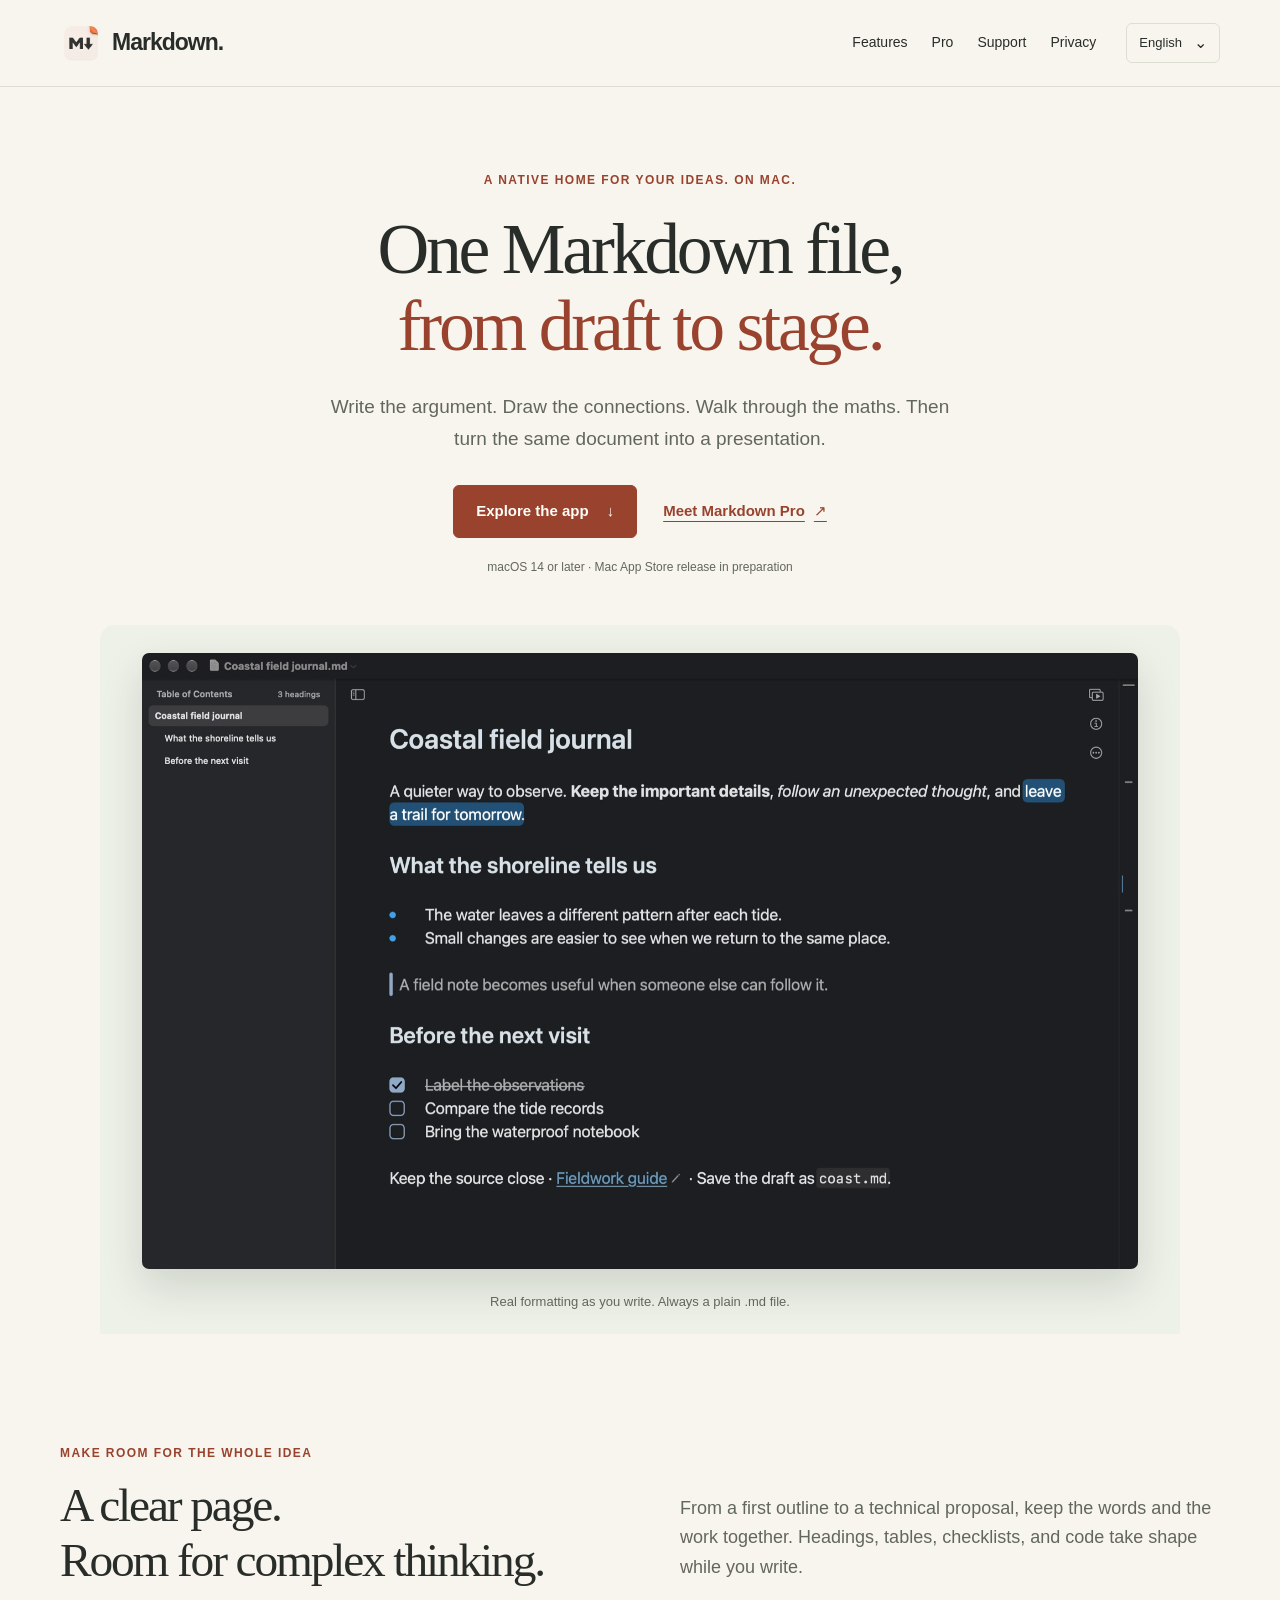
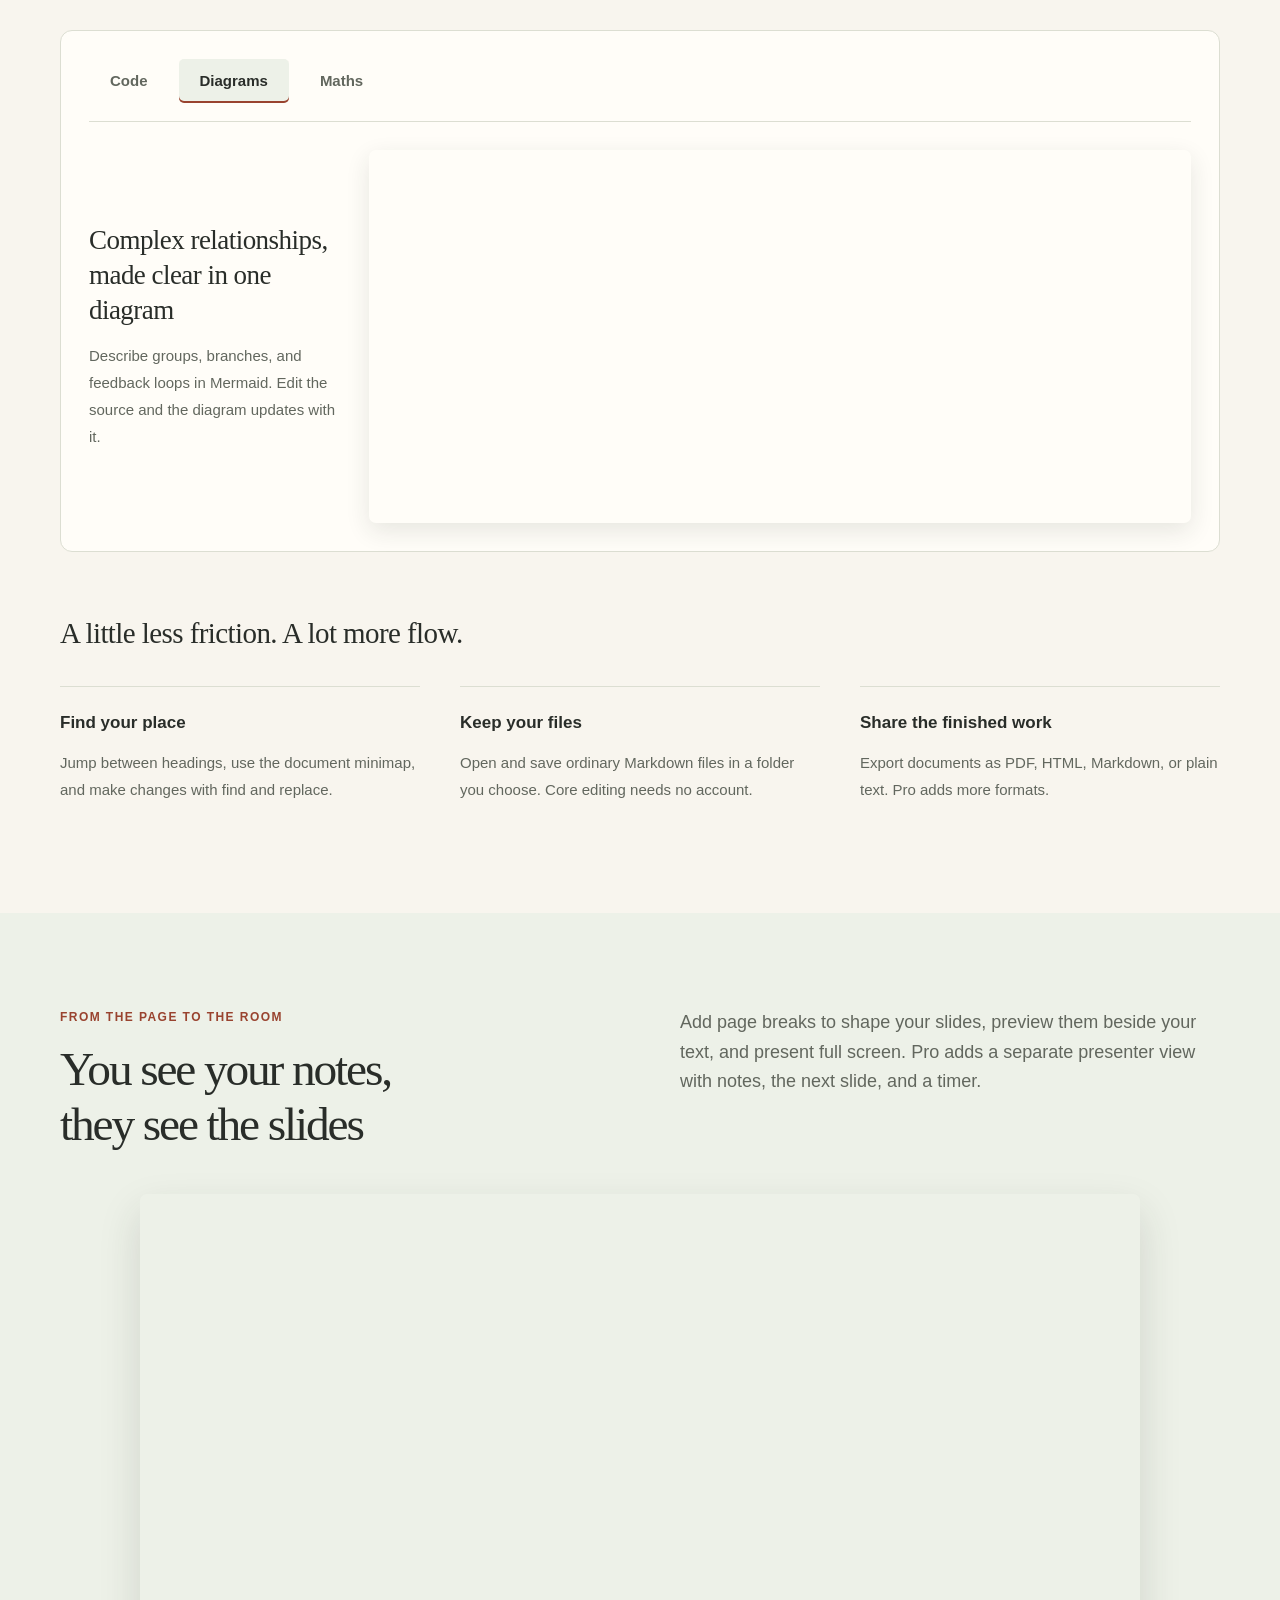
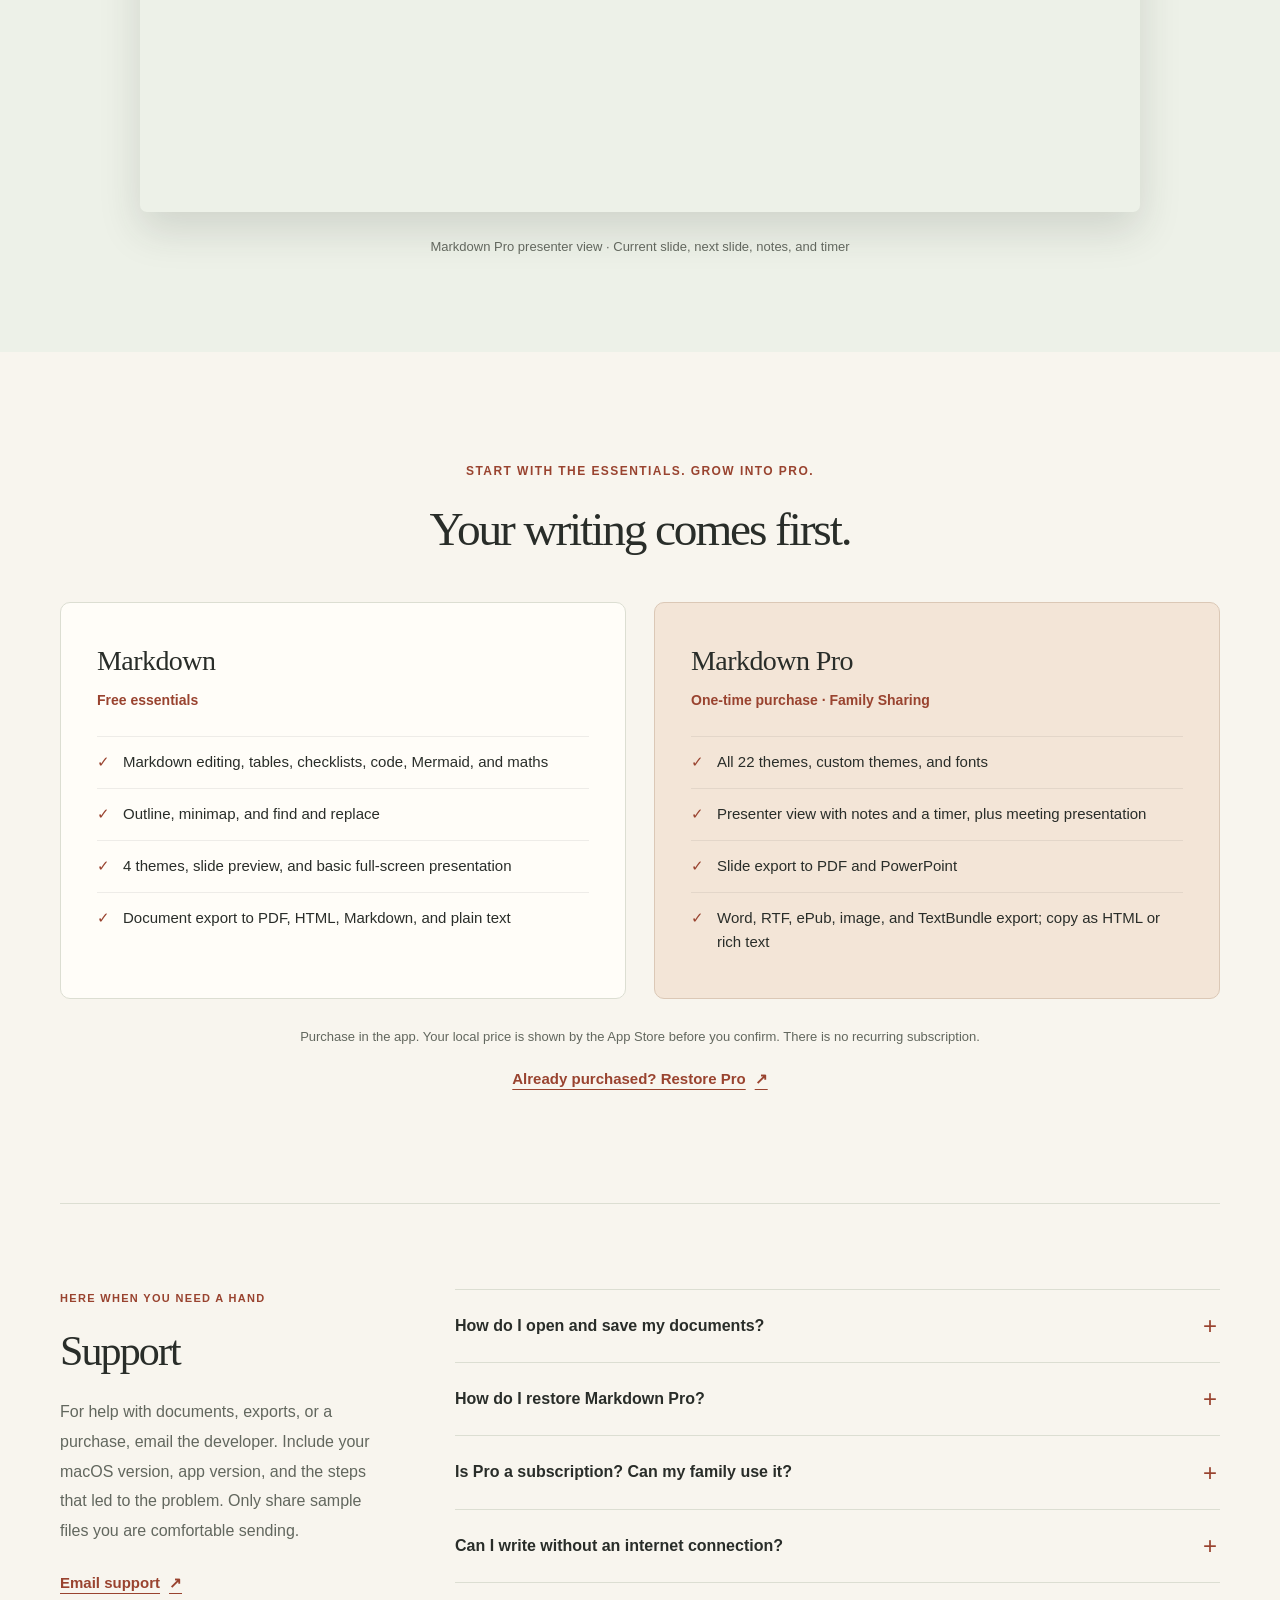
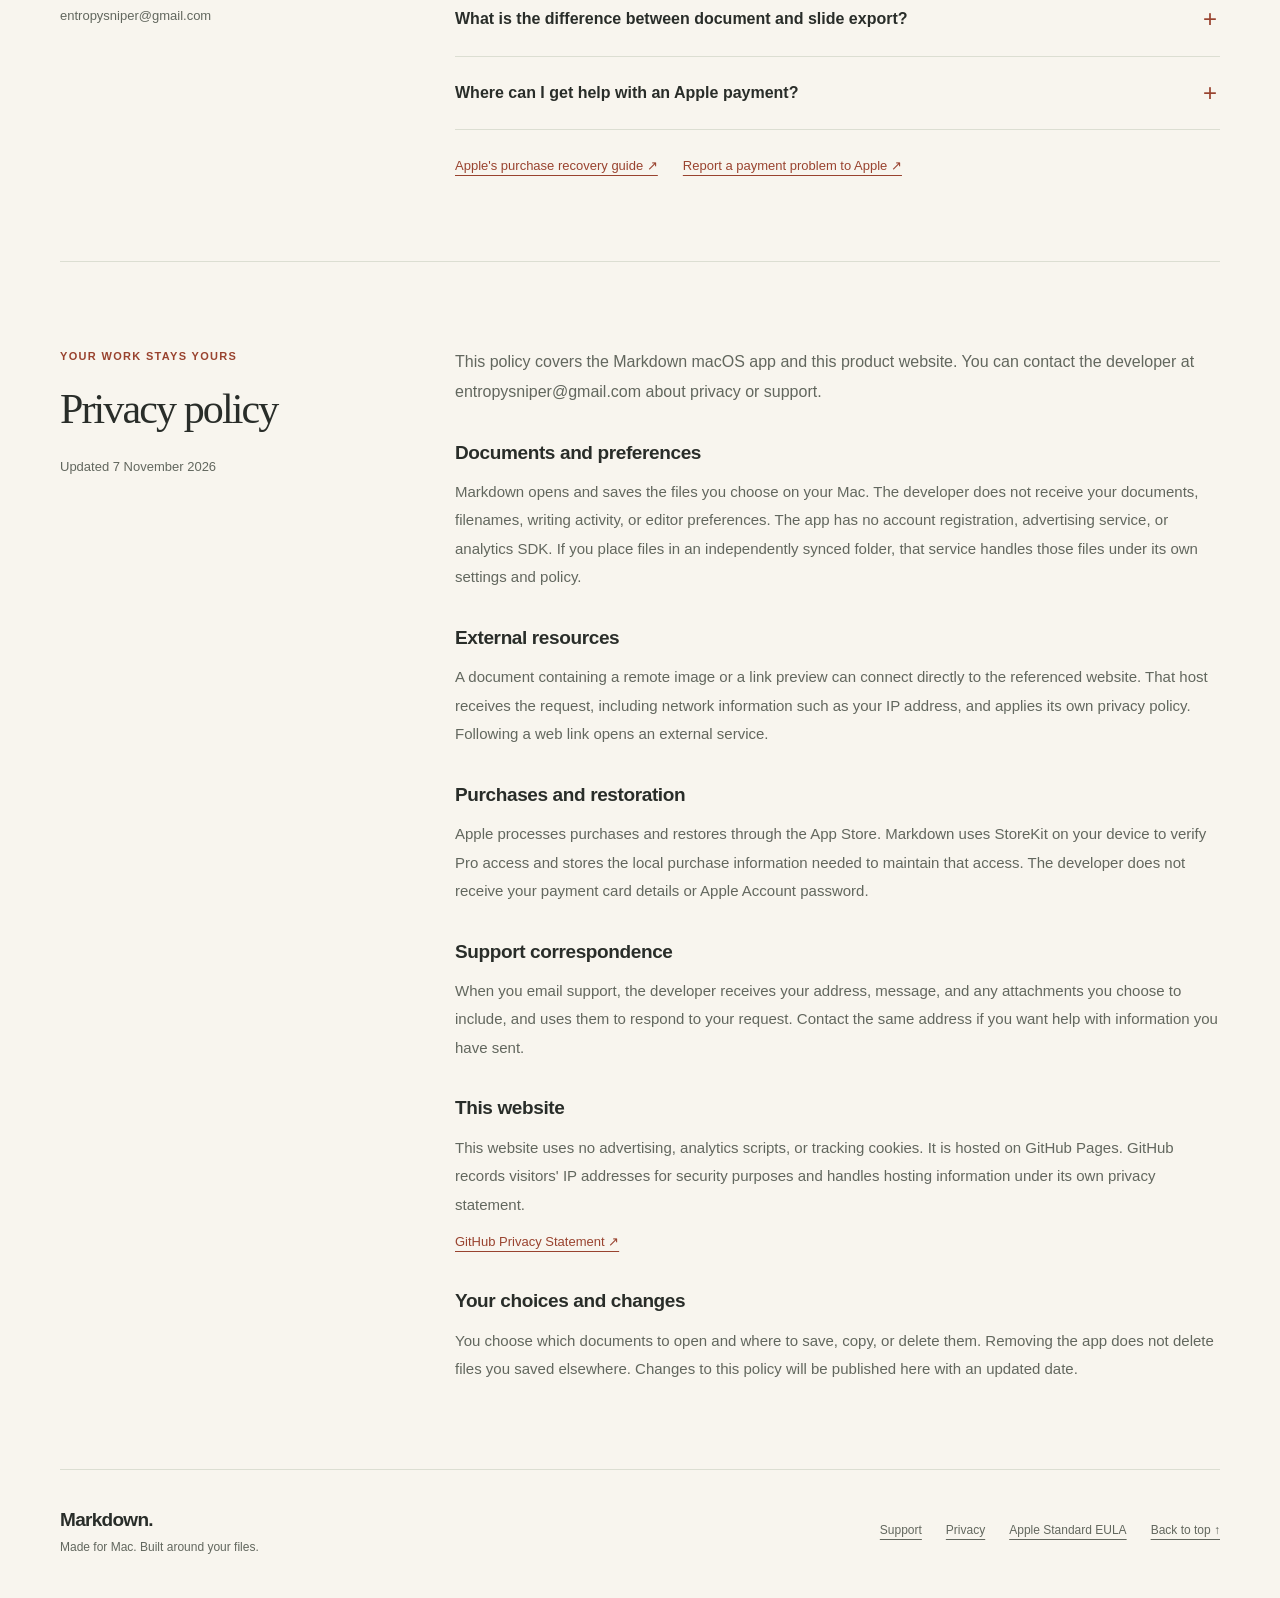
<file: markdown/index.html>
<!doctype html>
<html lang="en">
<head>
<meta charset="utf-8">
<meta name="viewport" content="width=device-width,initial-scale=1">
<meta http-equiv="Content-Security-Policy" content="default-src 'self'; img-src 'self'; script-src 'self'; style-src 'self'; connect-src 'none'; font-src 'self'; object-src 'none'; base-uri 'none'; form-action 'none'">
<meta name="referrer" content="strict-origin-when-cross-origin">
<meta name="theme-color" content="#f8f5ee">
<title>Markdown. — A native Markdown editor for Mac</title>
<meta name="description" content="Write, diagram, work through equations, and present in one Markdown file. Explore Markdown for Mac, Pro, support, and privacy.">
<link rel="canonical" href="https://entropysniper-app.github.io/zebra.app/markdown/">
<link rel="alternate" hreflang="en" href="https://entropysniper-app.github.io/zebra.app/markdown/">
<link rel="alternate" hreflang="zh-Hans" href="https://entropysniper-app.github.io/zebra.app/markdown/zh-Hans.html">
<link rel="alternate" hreflang="ja" href="https://entropysniper-app.github.io/zebra.app/markdown/ja.html">
<link rel="alternate" hreflang="fr" href="https://entropysniper-app.github.io/zebra.app/markdown/fr-FR.html">
<link rel="alternate" hreflang="es" href="https://entropysniper-app.github.io/zebra.app/markdown/es-ES.html">
<link rel="alternate" hreflang="x-default" href="https://entropysniper-app.github.io/zebra.app/markdown/">
<meta property="og:type" content="website">
<meta property="og:title" content="Markdown. — A native Markdown editor for Mac">
<meta property="og:description" content="Write, diagram, work through equations, and present in one Markdown file. Explore Markdown for Mac, Pro, support, and privacy.">
<meta property="og:url" content="https://entropysniper-app.github.io/zebra.app/markdown/">
<meta property="og:image" content="https://entropysniper-app.github.io/zebra.app/markdown/images/en-US/writing-1800.jpg">
<link rel="icon" href="icon.png" type="image/png">
<link rel="stylesheet" href="site.css?v=e9f6ac28ae">
<script src="site.js?v=613ffa7902" defer></script>
</head>
<body id="top">
<a class="skip" href="#main">Skip to content</a>
<header class="site-header"><div class="wrap header-inner">
  <a class="brand" href="index.html" aria-label="Markdown."><img src="icon.png" alt="" width="42" height="42">Markdown.</a>
  <nav class="primary-nav" aria-label="Markdown"><a href="#features">Features</a><a href="#pro">Pro</a><a href="#support">Support</a><a href="#privacy">Privacy</a></nav>
  <details class="language"><summary aria-label="Choose language">English</summary><nav class="language-list" aria-label="Choose language"><a href="index.html" lang="en" hreflang="en" aria-current=page>English</a>
<a href="zh-Hans.html" lang="zh-Hans" hreflang="zh-Hans">简体中文</a>
<a href="ja.html" lang="ja" hreflang="ja">日本語</a>
<a href="fr-FR.html" lang="fr" hreflang="fr">Français</a>
<a href="es-ES.html" lang="es" hreflang="es">Español</a></nav></details>
</div></header>
<main id="main">
<section class="hero wrap" aria-labelledby="hero-title">
  <p class="eyebrow">A native home for your ideas. On Mac.</p>
  <h1 id="hero-title"><span>One Markdown file,</span><span>from draft to stage.</span></h1>
  <p class="hero-body">Write the argument. Draw the connections. Walk through the maths. Then turn the same document into a presentation.</p>
  <div class="hero-actions"><a class="button" href="#features">Explore the app<span class="arrow" aria-hidden="true">↓</span></a><a class="text-link" href="#pro">Meet Markdown Pro<span class="arrow" aria-hidden="true">↗</span></a></div>
  <p class="availability">macOS 14 or later · Mac App Store release in preparation</p>
  <figure class="hero-stage"><a class="window-link" href="images/en-US/writing-1800.jpg" aria-label="View full-size screenshot — One Markdown file, from draft to stage"><img src="images/en-US/writing-1800.jpg" srcset="images/en-US/writing-720.jpg 720w, images/en-US/writing-1800.jpg 1800w" sizes="(max-width:760px) 90vw, 1000px" width="2480" height="1534" alt="One Markdown file, from draft to stage" fetchpriority="high" decoding="async"></a><figcaption>Real formatting as you write. Always a plain .md file.</figcaption></figure>
</section>
<section class="section wrap" id="features" aria-labelledby="features-title">
  <div class="section-head"><div><p class="eyebrow">Make room for the whole idea</p><h2 id="features-title">A clear page.<br>Room for complex thinking.</h2></div><p>From a first outline to a technical proposal, keep the words and the work together. Headings, tables, checklists, and code take shape while you write.</p></div>
  <div class="gallery" data-gallery><div class="gallery-tabs" role="tablist" aria-label="Explore document features"><button type="button" role="tab" id="tab-code" aria-controls="panel-code" aria-selected="false">Code</button><button type="button" role="tab" id="tab-mermaid" aria-controls="panel-mermaid" aria-selected="true">Diagrams</button><button type="button" role="tab" id="tab-math" aria-controls="panel-math" aria-selected="false">Maths</button></div><div class="demo-panel" role="tabpanel" id="panel-code" aria-labelledby="tab-code" tabindex="0"><div><h3>Code and explanation, read together</h3><p>Code is highlighted by language, with notes right beside the implementation. Proposals, bug write-ups, and tutorials read better.</p></div><a class="window-link" href="images/en-US/code-1800.jpg" aria-label="View full-size screenshot — Code and explanation, read together"><img src="images/en-US/code-1800.jpg" srcset="images/en-US/code-720.jpg 720w, images/en-US/code-1800.jpg 1800w" sizes="(max-width:760px) 90vw, 1000px" width="2480" height="1534" alt="Code and explanation, read together" loading="lazy" decoding="async"></a></div><div class="demo-panel" role="tabpanel" id="panel-mermaid" aria-labelledby="tab-mermaid" tabindex="0"><div><h3>Complex relationships, made clear in one diagram</h3><p>Describe groups, branches, and feedback loops in Mermaid. Edit the source and the diagram updates with it.</p></div><a class="window-link" href="images/en-US/mermaid-1800.jpg" aria-label="View full-size screenshot — Complex relationships, made clear in one diagram"><img src="images/en-US/mermaid-1800.jpg" srcset="images/en-US/mermaid-720.jpg 720w, images/en-US/mermaid-1800.jpg 1800w" sizes="(max-width:760px) 90vw, 1000px" width="2480" height="1534" alt="Complex relationships, made clear in one diagram" loading="lazy" decoding="async"></a></div><div class="demo-panel" role="tabpanel" id="panel-math" aria-labelledby="tab-math" tabindex="0"><div><h3>From one equation to a full derivation</h3><p>Write math inline or unfold multi-line equations step by step. Matrices, integrals, and derivations render clearly.</p></div><a class="window-link" href="images/en-US/math-1800.jpg" aria-label="View full-size screenshot — From one equation to a full derivation"><img src="images/en-US/math-1800.jpg" srcset="images/en-US/math-720.jpg 720w, images/en-US/math-1800.jpg 1800w" sizes="(max-width:760px) 90vw, 1000px" width="2480" height="1534" alt="From one equation to a full derivation" loading="lazy" decoding="async"></a></div></div>
  <div class="essentials"><h3>A little less friction. A lot more flow.</h3><div class="essentials-grid"><article class="essential"><h4>Find your place</h4><p>Jump between headings, use the document minimap, and make changes with find and replace.</p></article><article class="essential"><h4>Keep your files</h4><p>Open and save ordinary Markdown files in a folder you choose. Core editing needs no account.</p></article><article class="essential"><h4>Share the finished work</h4><p>Export documents as PDF, HTML, Markdown, or plain text. Pro adds more formats.</p></article></div></div>
</section>
<section class="section presenter-section" aria-labelledby="presenter-title"><div class="wrap">
  <div class="section-head"><div><p class="eyebrow">From the page to the room</p><h2 id="presenter-title">You see your notes, they see the slides</h2></div><p>Add page breaks to shape your slides, preview them beside your text, and present full screen. Pro adds a separate presenter view with notes, the next slide, and a timer.</p></div>
  <figure><a class="window-link" href="images/en-US/presenter-1800.jpg" aria-label="View full-size screenshot — Markdown Pro presenter view · Current slide, next slide, notes, and timer"><img src="images/en-US/presenter-1800.jpg" srcset="images/en-US/presenter-720.jpg 720w, images/en-US/presenter-1800.jpg 1800w" sizes="(max-width:760px) 90vw, 1000px" width="2480" height="1534" alt="Markdown Pro presenter view · Current slide, next slide, notes, and timer" loading="lazy" decoding="async"></a><figcaption>Markdown Pro presenter view · Current slide, next slide, notes, and timer</figcaption></figure>
</div></section>
<section class="plans wrap" id="pro" aria-labelledby="pro-title">
  <p class="eyebrow">Start with the essentials. Grow into Pro.</p><h2 id="pro-title">Your writing comes first.</h2>
  <div class="plans-grid"><article class="plan"><h3>Markdown</h3><p class="plan-price">Free essentials</p><ul><li>Markdown editing, tables, checklists, code, Mermaid, and maths</li><li>Outline, minimap, and find and replace</li><li>4 themes, slide preview, and basic full-screen presentation</li><li>Document export to PDF, HTML, Markdown, and plain text</li></ul></article>
  <article class="plan plan-pro"><h3>Markdown Pro</h3><p class="plan-price">One-time purchase · Family Sharing</p><ul><li>All 22 themes, custom themes, and fonts</li><li>Presenter view with notes and a timer, plus meeting presentation</li><li>Slide export to PDF and PowerPoint</li><li>Word, RTF, ePub, image, and TextBundle export; copy as HTML or rich text</li></ul></article></div>
  <p class="plan-footnote">Purchase in the app. Your local price is shown by the App Store before you confirm. There is no recurring subscription.</p><p class="restore-link"><a class="text-link" href="#restore-purchases">Already purchased? Restore Pro<span aria-hidden="true">↗</span></a></p>
</section>
<section class="document-section wrap" id="support" aria-labelledby="support-title">
  <header><p class="eyebrow">Here when you need a hand</p><h2 id="support-title">Support</h2><p class="section-description">For help with documents, exports, or a purchase, email the developer. Include your macOS version, app version, and the steps that led to the problem. Only share sample files you are comfortable sending.</p><div class="support-contact"><a class="text-link" href="mailto:entropysniper@gmail.com?subject=Markdown%20Support">Email support<span aria-hidden="true">↗</span></a><p class="email-address">entropysniper@gmail.com</p></div></header>
  <div><details class="faq"><summary>How do I open and save my documents?</summary><p>Open a .md file on your Mac or create a new document in the app. Save it in a folder you choose. If a folder or attachment is unavailable, check its location and grant access when macOS asks. Keep a backup of important files.</p></details><details class="faq" id=restore-purchases><summary>How do I restore Markdown Pro?</summary><p>Sign in to the Mac App Store with the Apple Account used for the purchase. Open Markdown, go to Settings → Pro, and choose Restore Purchases. Connect to the internet and complete any Apple sign-in prompt. If access is still missing, contact support with the error message.</p></details><details class="faq"><summary>Is Pro a subscription? Can my family use it?</summary><p>Markdown Pro is a one-time, non-consumable in-app purchase with Family Sharing enabled. Eligible family members can use the purchase through Apple&#x27;s Family Sharing settings. The App Store shows the applicable price and purchase terms before payment.</p></details><details class="faq"><summary>Can I write without an internet connection?</summary><p>Local writing and locally stored content work offline. Remote images, link previews, purchases, and restoring purchases can require a connection. Files stored with a separate cloud provider follow that provider&#x27;s availability.</p></details><details class="faq"><summary>What is the difference between document and slide export?</summary><p>Document PDF export is included for free. Exporting a slide deck to PDF or PowerPoint requires Pro. Pro also adds Word, RTF, ePub, images, and TextBundle.</p></details><details class="faq"><summary>Where can I get help with an Apple payment?</summary><p>Apple handles App Store payments. For an unrecognized charge or a refund request, use Apple&#x27;s Report a Problem service. The developer cannot view your payment card details or Apple Account password.</p></details><nav class="support-links"><a href="https://support.apple.com/108096">Apple&#x27;s purchase recovery guide ↗</a><a href="https://reportaproblem.apple.com/">Report a payment problem to Apple ↗</a></nav></div>
</section>
<section class="document-section wrap" id="privacy" aria-labelledby="privacy-title">
  <header><p class="eyebrow">Your work stays yours</p><h2 id="privacy-title">Privacy policy</h2><p class="privacy-date">Updated 7 November 2026</p></header>
  <div><p class="privacy-intro">This policy covers the Markdown macOS app and this product website. You can contact the developer at entropysniper@gmail.com about privacy or support.</p><section class="policy-block"><h3>Documents and preferences</h3><p>Markdown opens and saves the files you choose on your Mac. The developer does not receive your documents, filenames, writing activity, or editor preferences. The app has no account registration, advertising service, or analytics SDK. If you place files in an independently synced folder, that service handles those files under its own settings and policy.</p></section><section class="policy-block"><h3>External resources</h3><p>A document containing a remote image or a link preview can connect directly to the referenced website. That host receives the request, including network information such as your IP address, and applies its own privacy policy. Following a web link opens an external service.</p></section><section class="policy-block"><h3>Purchases and restoration</h3><p>Apple processes purchases and restores through the App Store. Markdown uses StoreKit on your device to verify Pro access and stores the local purchase information needed to maintain that access. The developer does not receive your payment card details or Apple Account password.</p></section><section class="policy-block"><h3>Support correspondence</h3><p>When you email support, the developer receives your address, message, and any attachments you choose to include, and uses them to respond to your request. Contact the same address if you want help with information you have sent.</p></section><section class="policy-block"><h3>This website</h3><p>This website uses no advertising, analytics scripts, or tracking cookies. It is hosted on GitHub Pages. GitHub records visitors&#x27; IP addresses for security purposes and handles hosting information under its own privacy statement.</p><a href="https://docs.github.com/en/site-policy/privacy-policies/github-general-privacy-statement">GitHub Privacy Statement ↗</a></section><section class="policy-block"><h3>Your choices and changes</h3><p>You choose which documents to open and where to save, copy, or delete them. Removing the app does not delete files you saved elsewhere. Changes to this policy will be published here with an updated date.</p></section></div>
</section>
</main>
<footer class="site-footer wrap"><div class="footer-brand"><strong>Markdown.</strong><p>Made for Mac. Built around your files.</p></div><nav><a href="#support">Support</a><a href="#privacy">Privacy</a><a href="https://www.apple.com/legal/internet-services/itunes/dev/stdeula/">Apple Standard EULA</a><a href="#top">Back to top ↑</a></nav></footer>
</body>
</html>
</file>
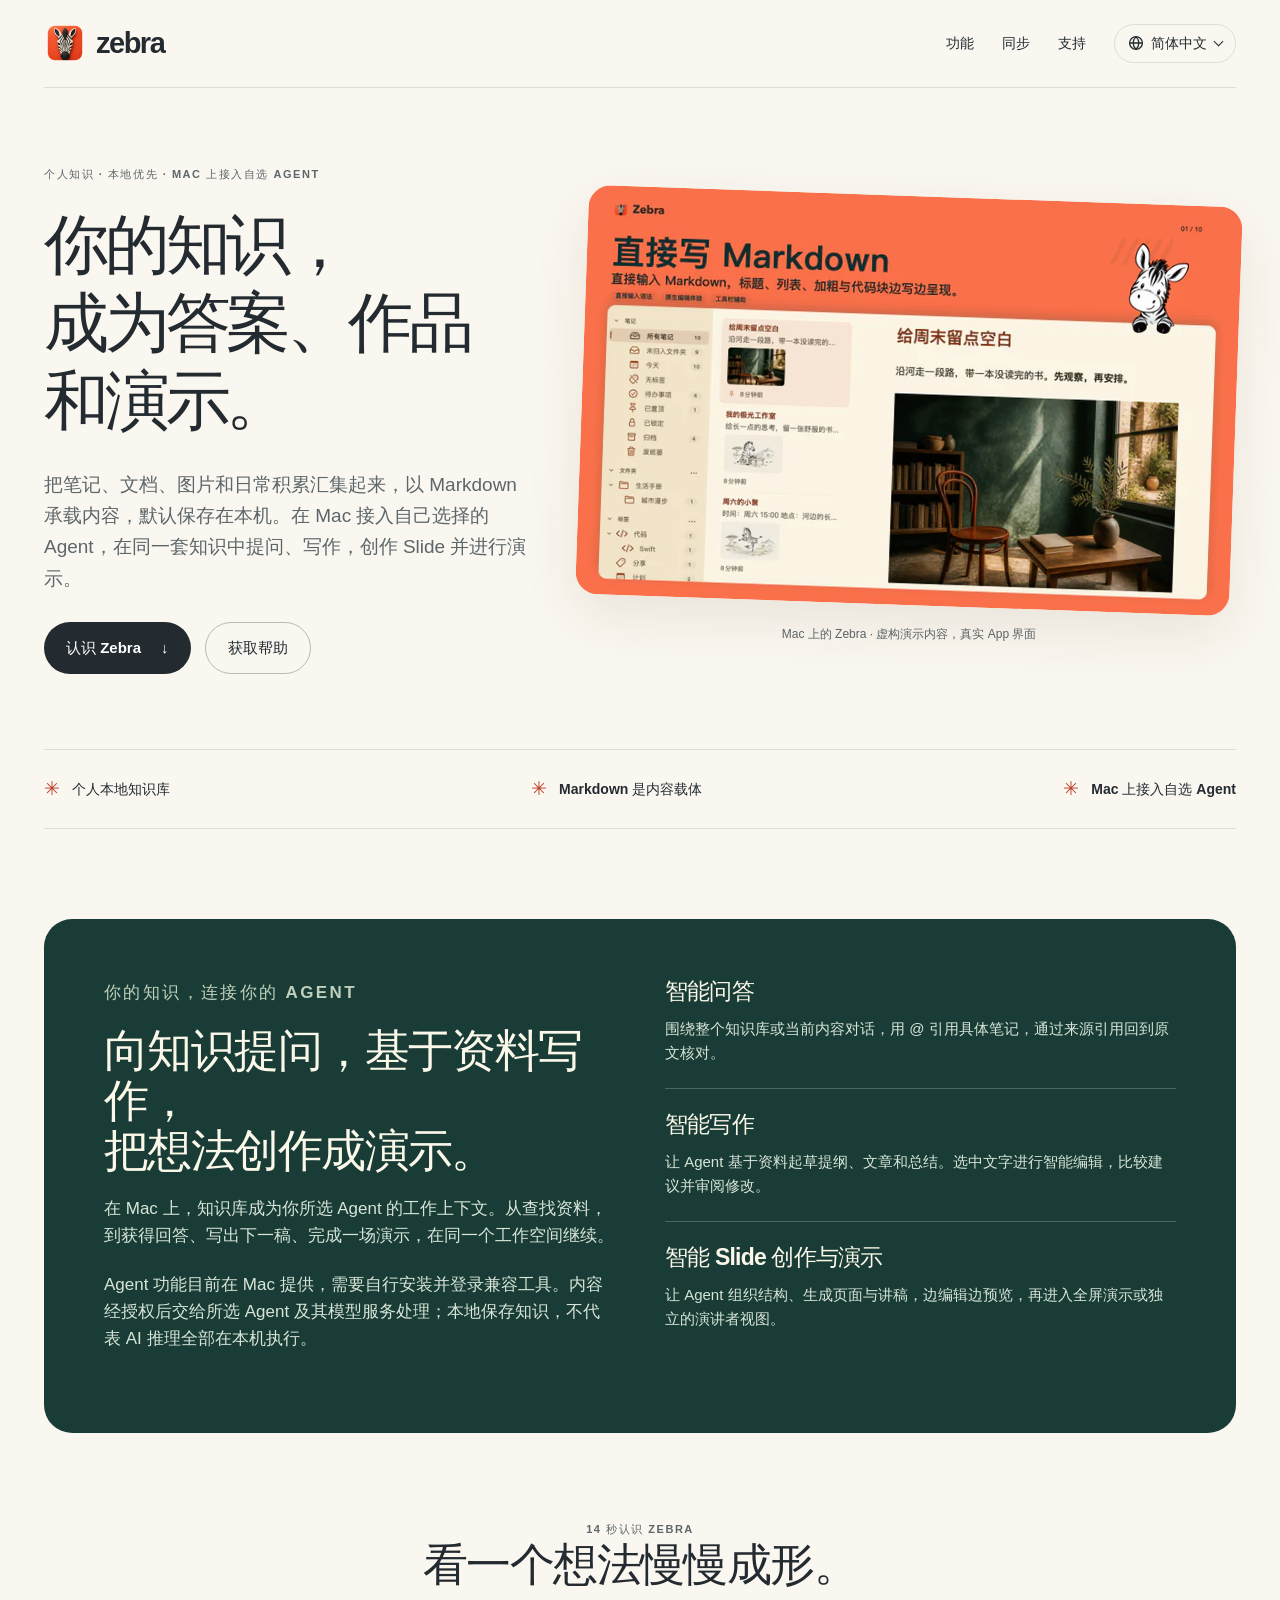
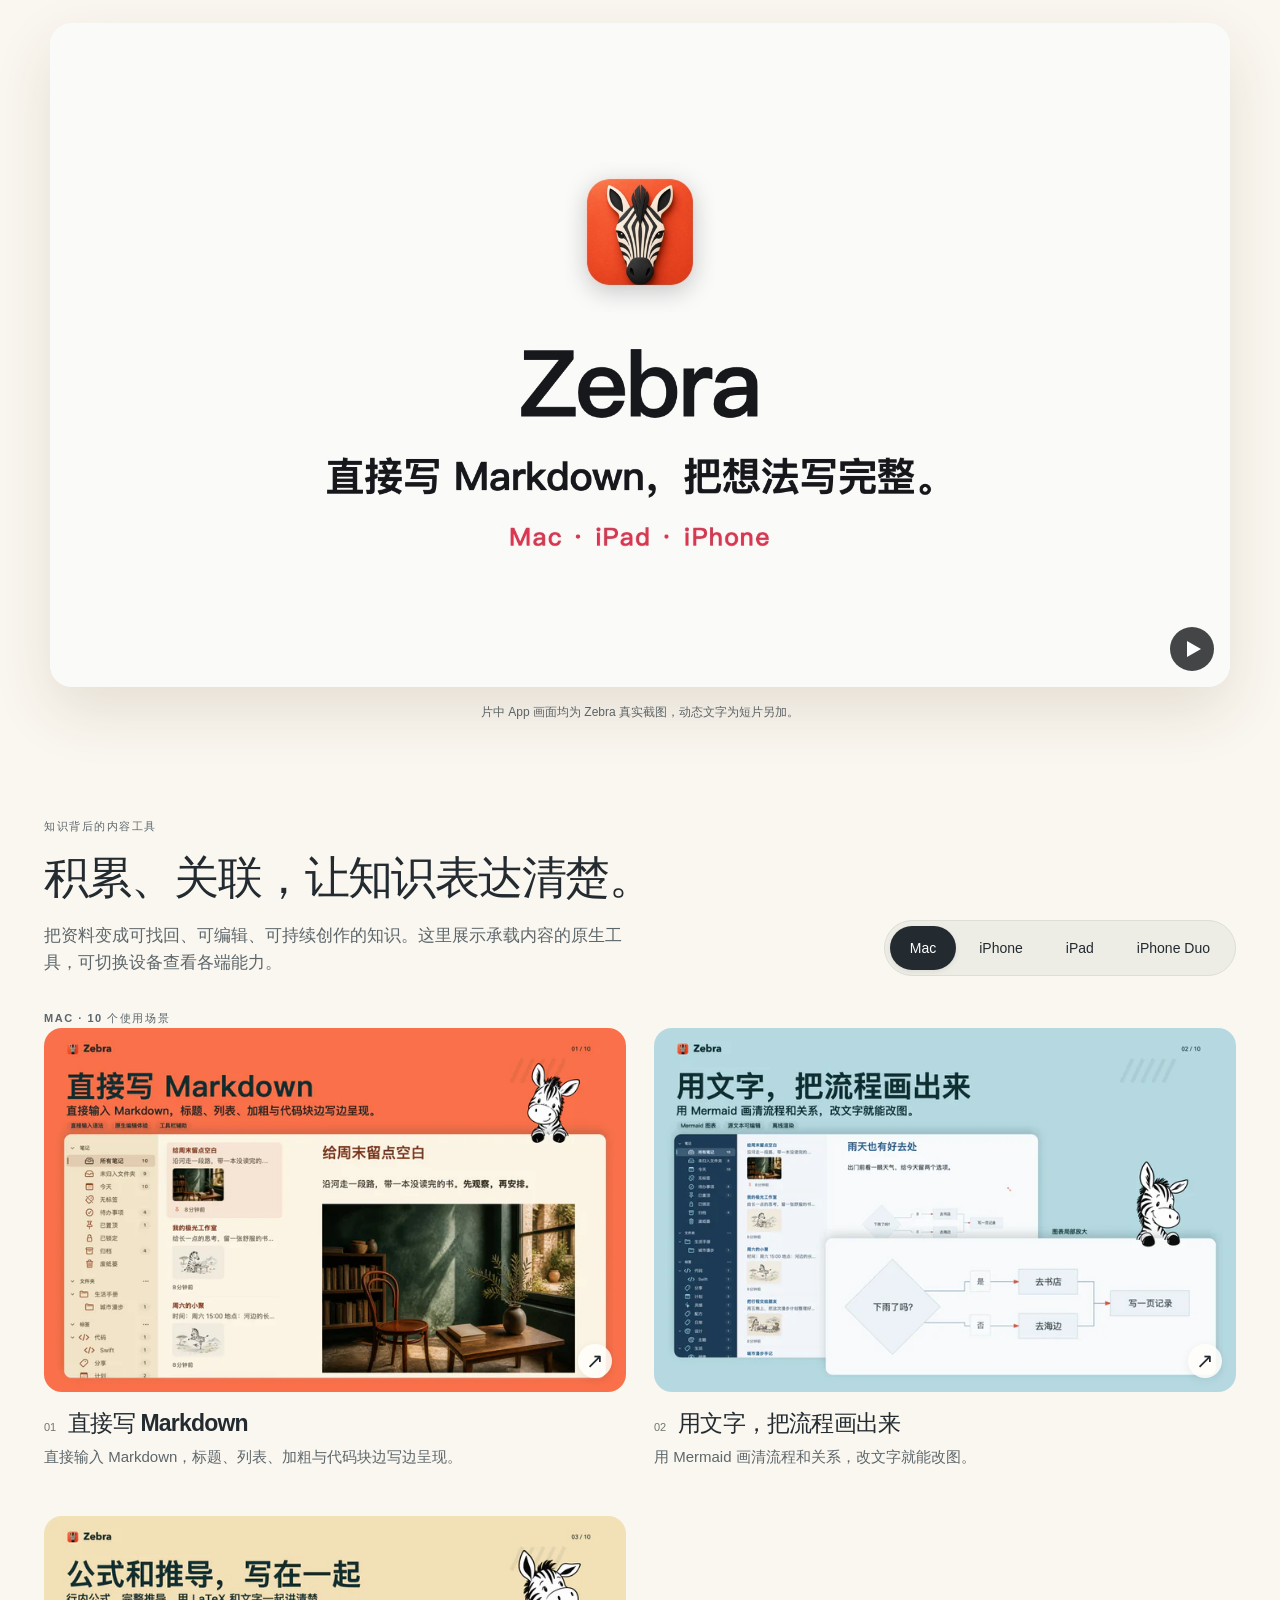
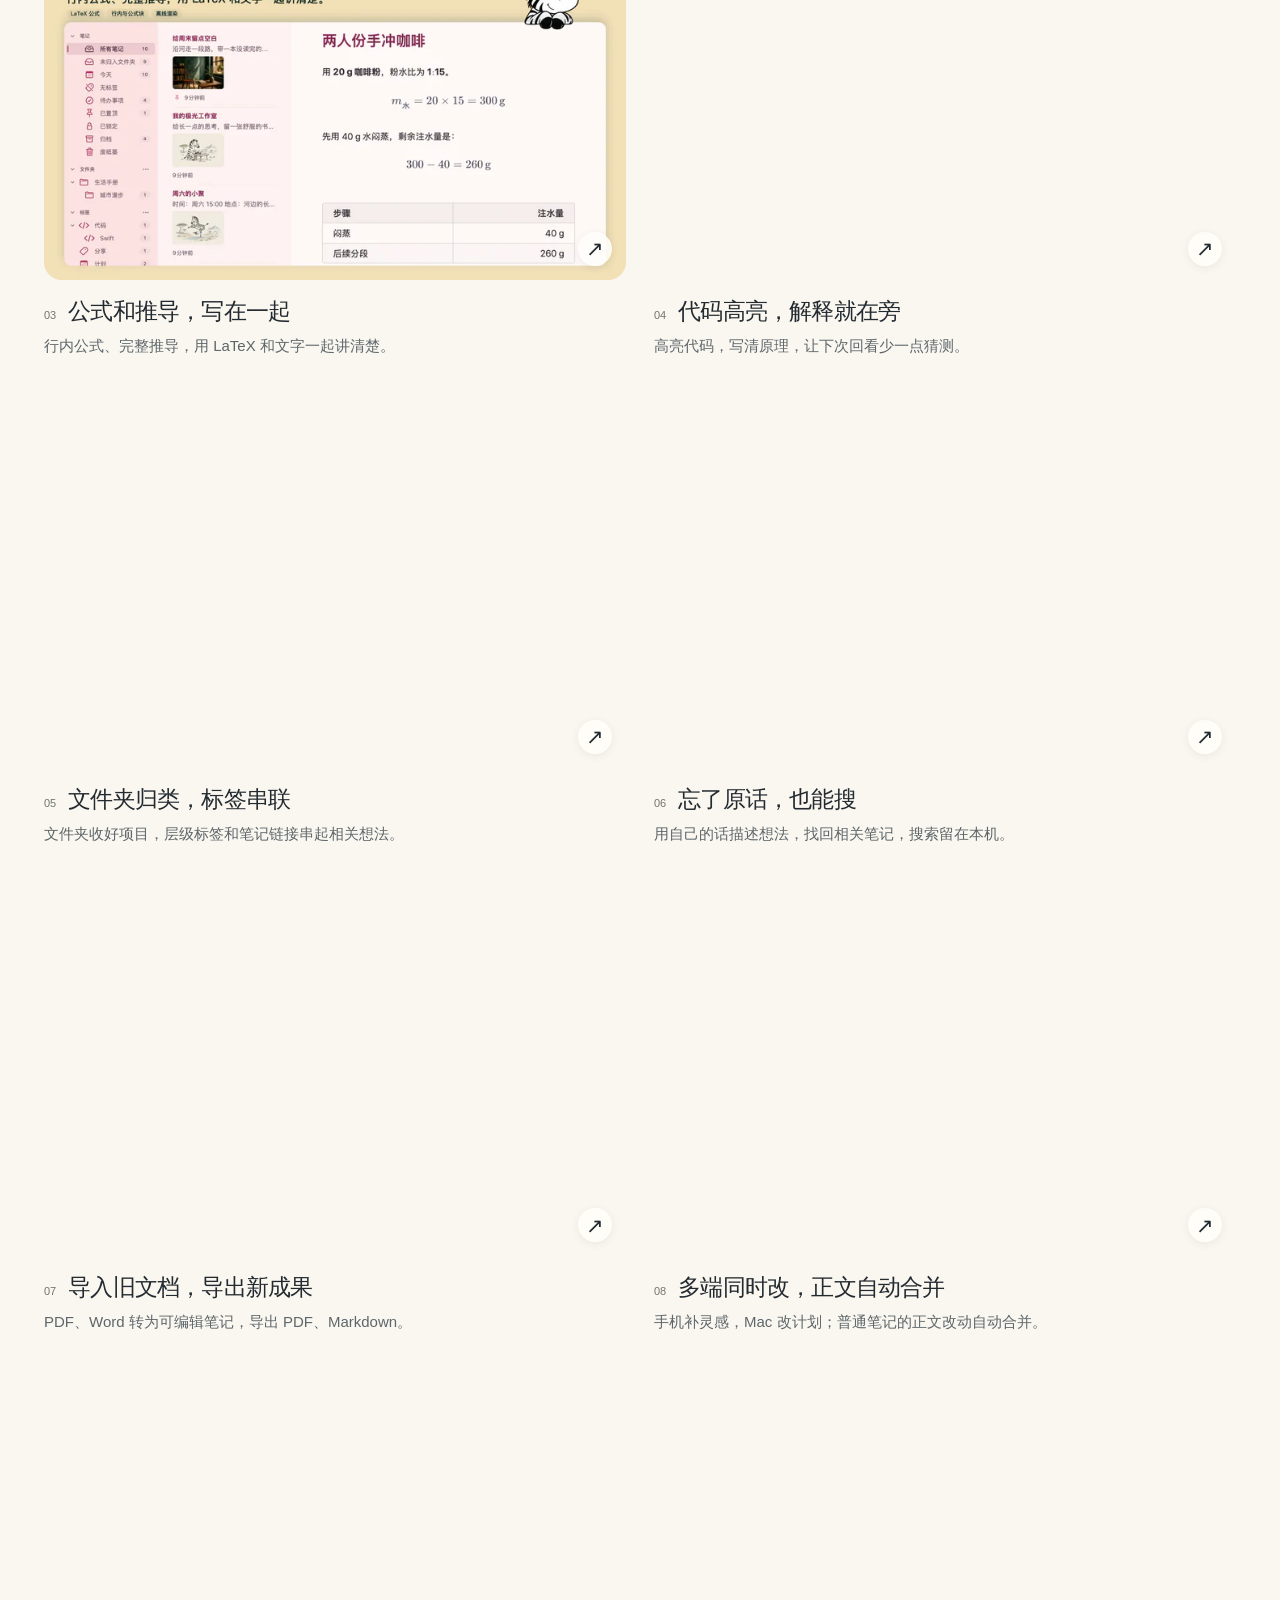
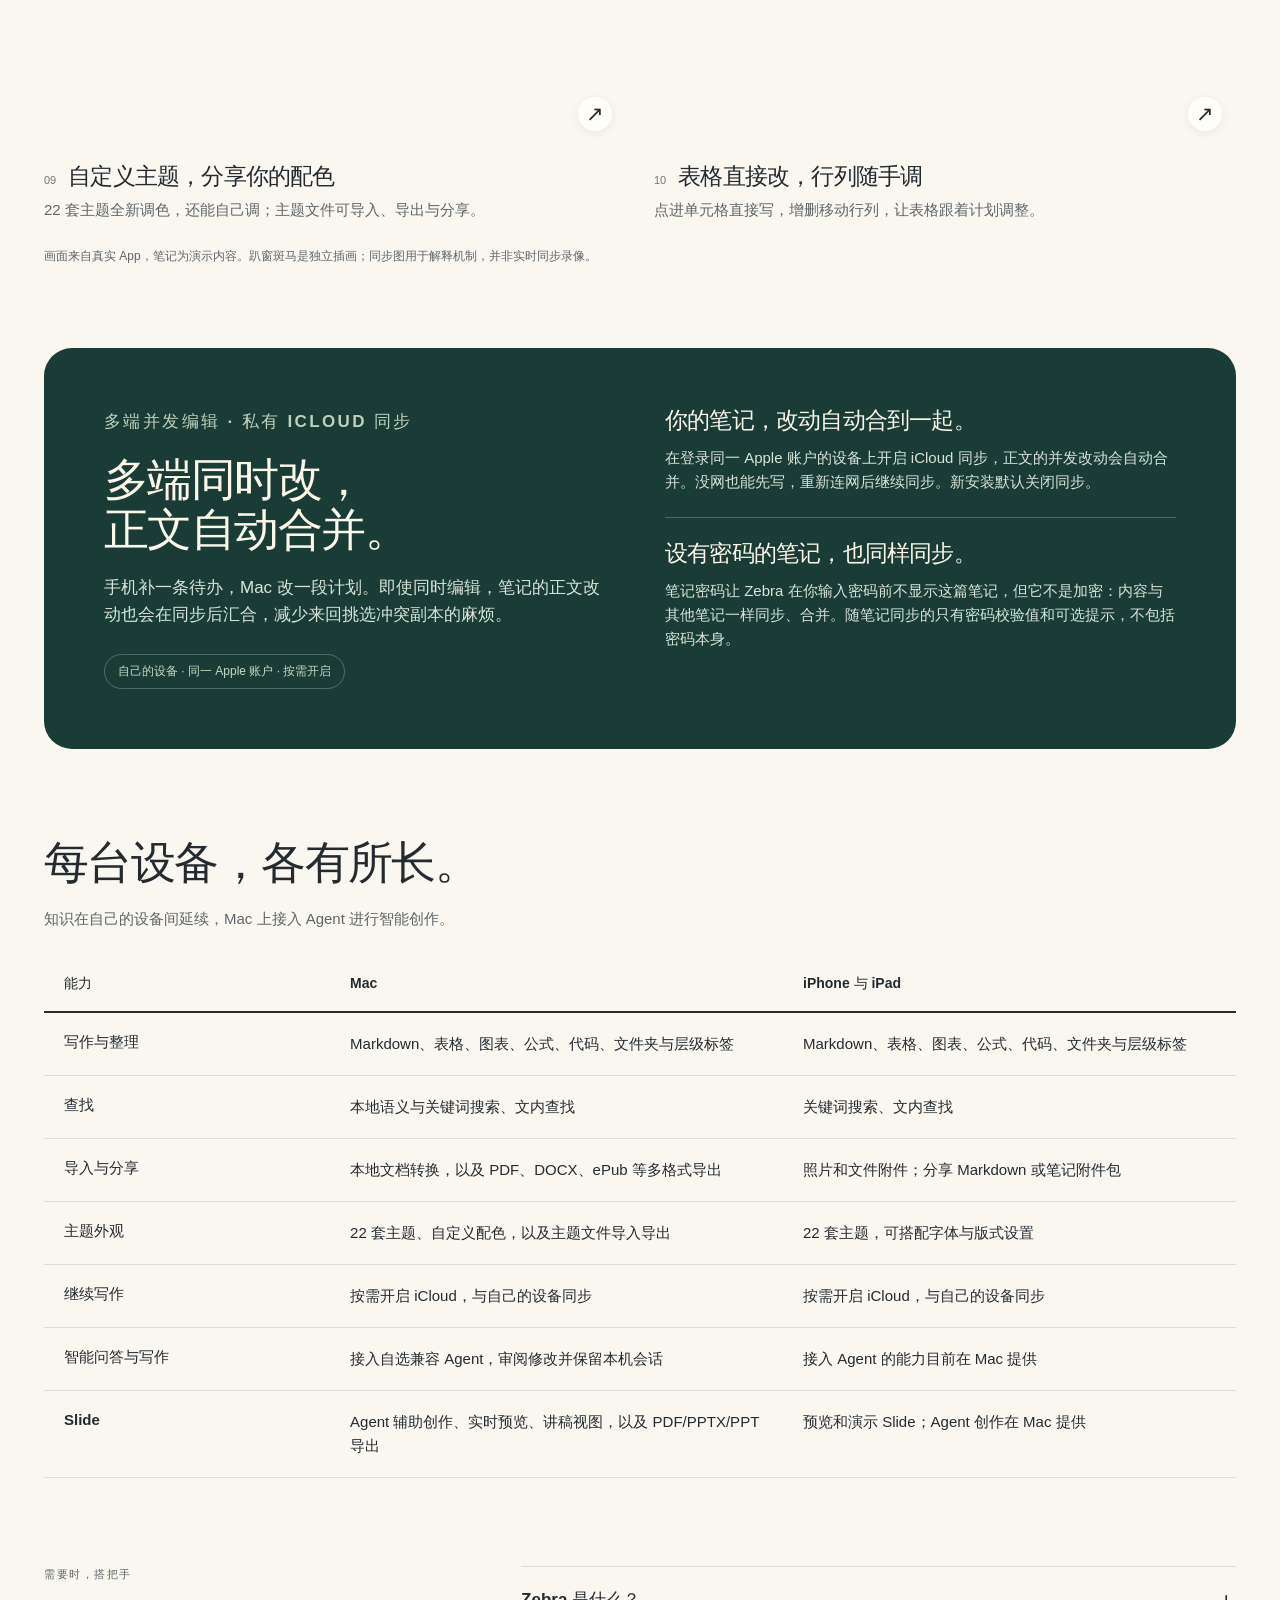
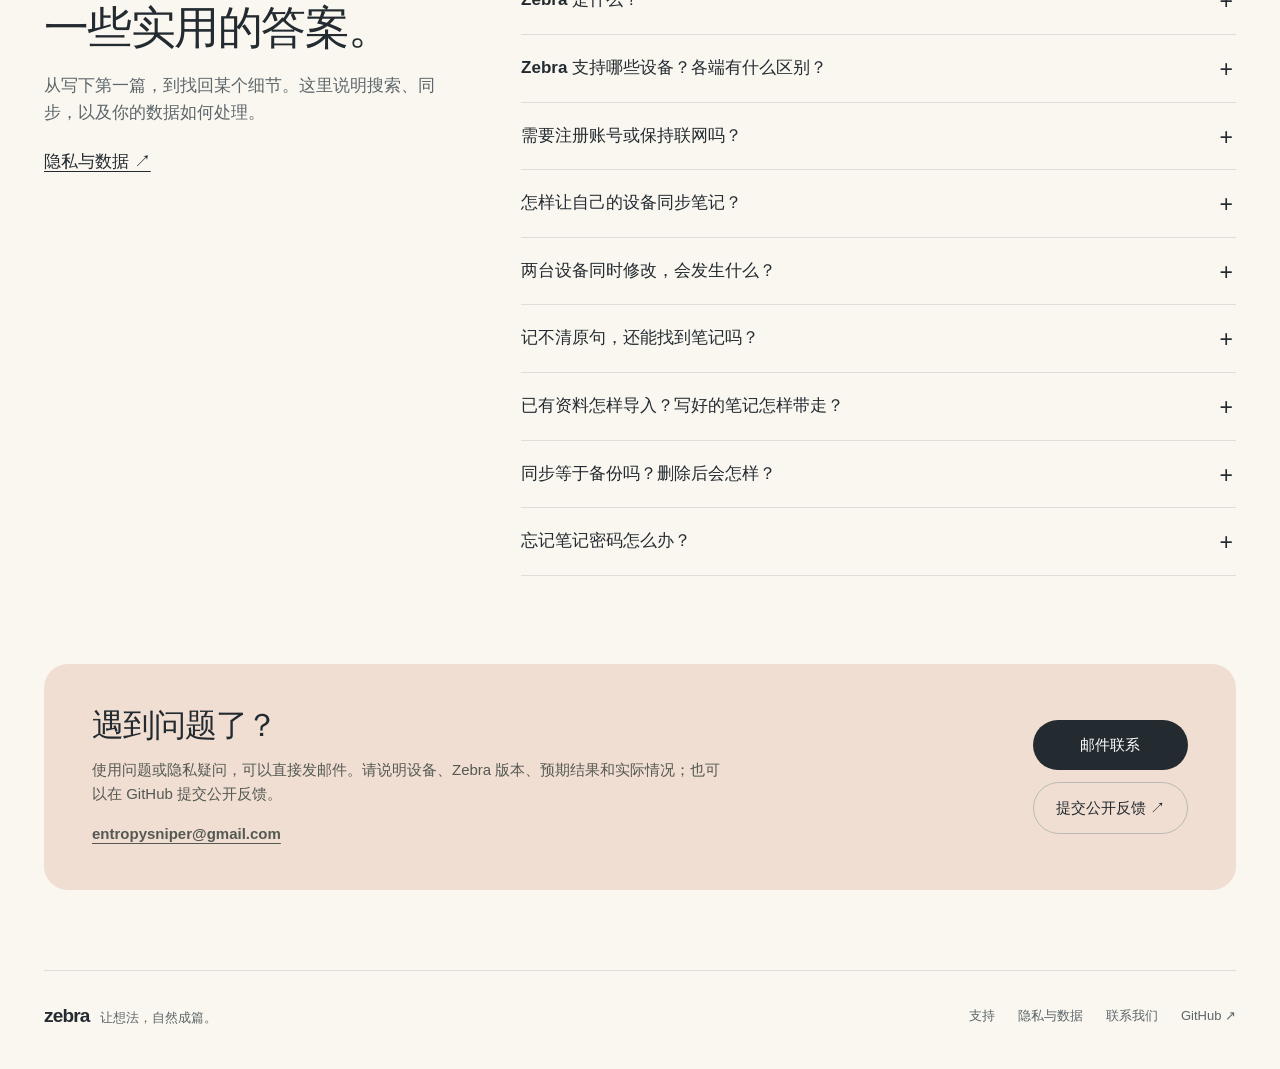
<file: zh/index.html>
<!doctype html>
<html lang="zh-Hans"><head><meta charset="utf-8"><meta name="viewport" content="width=device-width, initial-scale=1"><meta name="color-scheme" content="light"><meta name="theme-color" content="#faf7f0"><meta name="referrer" content="strict-origin-when-cross-origin"><meta http-equiv="Content-Security-Policy" content="default-src 'self'; script-src 'self'; style-src 'self'; img-src 'self'; connect-src 'none'; object-src 'none'; base-uri 'self'; form-action 'none'">
<title>Zebra — 个人本地智能知识库</title><meta name="description" content="以 Markdown 承载知识，默认本机保存。在 Mac 接入自选 Agent，基于资料智能问答、智能写作、创作 Slide 并演示，让积累持续为你所用。"><link rel="canonical" href="https://entropysniper-app.github.io/zebra.app/zh/index.html"><link rel="alternate" hreflang="en" href="https://entropysniper-app.github.io/zebra.app/index.html"><link rel="alternate" hreflang="zh-Hans" href="https://entropysniper-app.github.io/zebra.app/zh/index.html"><link rel="alternate" hreflang="ja" href="https://entropysniper-app.github.io/zebra.app/ja/index.html"><link rel="alternate" hreflang="fr" href="https://entropysniper-app.github.io/zebra.app/fr/index.html"><link rel="alternate" hreflang="x-default" href="https://entropysniper-app.github.io/zebra.app/index.html"><meta property="og:type" content="website"><meta property="og:title" content="Zebra — 个人本地智能知识库"><meta property="og:description" content="以 Markdown 承载知识，默认本机保存。在 Mac 接入自选 Agent，基于资料智能问答、智能写作、创作 Slide 并演示，让积累持续为你所用。"><meta property="og:url" content="https://entropysniper-app.github.io/zebra.app/zh/index.html"><meta property="og:image" content="https://entropysniper-app.github.io/zebra.app/assets/images/macos/zh-Hans/01-write-large.webp?v=e051a3fddfe5"><meta property="og:locale" content="zh_CN"><meta property="og:locale:alternate" content="en_US"><meta property="og:locale:alternate" content="ja_JP"><meta property="og:locale:alternate" content="fr_FR"><meta name="twitter:card" content="summary_large_image"><link rel="icon" href="../assets/images/icon.png"><link rel="apple-touch-icon" sizes="180x180" href="../assets/images/apple-touch-icon.png"><link rel="stylesheet" href="../assets/site.css"><script defer src="../assets/site.js"></script></head><body>
<a class="skip-link" href="#main">跳到正文</a><div class="container"><header class="site-header"><a class="brand" href="index.html" aria-label="Zebra 首页"><img src="../assets/images/icon.png" width="42" height="42" alt="">zebra</a><nav class="site-nav" aria-label="主导航"><a class="nav-extra" href="index.html#explore">功能</a><a class="nav-extra" href="index.html#sync">同步</a><a href="index.html#support">支持</a><details class="language-menu"><summary><svg class="globe" aria-hidden="true" focusable="false" viewBox="0 0 16 16" width="16" height="16" fill="none" stroke="currentColor" stroke-width="1.3"><circle cx="8" cy="8" r="6.4"/><path d="M1.6 8h12.8M8 1.6c1.9 2 2.8 4.1 2.8 6.4S9.9 12.4 8 14.4M8 1.6C6.1 3.6 5.2 5.7 5.2 8s.9 4.4 2.8 6.4"/></svg><span class="visually-hidden">语言： </span><span lang="zh-Hans">简体中文</span></summary><ul class="language-list"><li><a href="../index.html" lang="en" hreflang="en">English</a></li><li><a href="../ja/index.html" lang="ja" hreflang="ja">日本語</a></li><li><a href="../fr/index.html" lang="fr" hreflang="fr">Français</a></li></ul></details></nav></header><main id="main"><section class="hero"><div><p class="eyebrow">个人知识 · 本地优先 · Mac 上接入自选 Agent</p><h1>你的知识，<br>成为答案、作品和演示。</h1><p class="lead">把笔记、文档、图片和日常积累汇集起来，以 Markdown 承载内容，默认保存在本机。在 Mac 接入自己选择的 Agent，在同一套知识中提问、写作，创作 Slide 并进行演示。</p><div class="actions"><a class="button" href="#explore">认识 Zebra <span aria-hidden="true">↓</span></a><a class="button secondary" href="#support">获取帮助</a></div></div><div><a class="hero-image-link" href="#explore" aria-label="认识 Zebra"><div class="poster"><img src="../assets/images/macos/zh-Hans/01-write-large.webp?v=e051a3fddfe5" srcset="../assets/images/macos/zh-Hans/01-write-small.webp?v=b1a8cb4edc75 720w, ../assets/images/macos/zh-Hans/01-write-large.webp?v=e051a3fddfe5 1440w" sizes="(max-width: 700px) 94vw, 55vw" width="2880" height="1800" alt="直接写 Markdown — Zebra Mac" fetchpriority="high"></div></a><p class="hero-caption">Mac 上的 Zebra · 虚构演示内容，真实 App 界面</p></div></section>
<div class="principles"><span>个人本地知识库</span><span>Markdown 是内容载体</span><span>Mac 上接入自选 Agent</span></div>
<section id="intelligence" class="sync-section"><div><p class="eyebrow">你的知识，连接你的 Agent</p><h2>向知识提问，基于资料写作，<br>把想法创作成演示。</h2><p>在 Mac 上，知识库成为你所选 Agent 的工作上下文。从查找资料，到获得回答、写出下一稿、完成一场演示，在同一个工作空间继续。</p><p class="notice">Agent 功能目前在 Mac 提供，需要自行安装并登录兼容工具。内容经授权后交给所选 Agent 及其模型服务处理；本地保存知识，不代表 AI 推理全部在本机执行。</p></div><div><div class="sync-card"><h3>智能问答</h3><p>围绕整个知识库或当前内容对话，用 @ 引用具体笔记，通过来源引用回到原文核对。</p></div><div class="sync-card"><h3>智能写作</h3><p>让 Agent 基于资料起草提纲、文章和总结。选中文字进行智能编辑，比较建议并审阅修改。</p></div><div class="sync-card"><h3>智能 Slide 创作与演示</h3><p>让 Agent 组织结构、生成页面与讲稿，边编辑边预览，再进入全屏演示或独立的演讲者视图。</p></div></div></section>
<section class="film" id="film" aria-labelledby="film-title"><p class="eyebrow">14 秒认识 Zebra</p><h2 id="film-title">看一个想法慢慢成形。</h2><div class="film-frame"><video id="promo-video" controls muted loop playsinline preload="none" poster="../assets/video/zebra-promo-zh.jpg?v=613b12df7e0e" width="1920" height="1080" aria-label="Zebra 宣传短片" aria-describedby="film-caption"><source src="../assets/video/zebra-promo-zh.mp4?v=32aa479b0367" type="video/mp4"></video><button class="film-toggle" type="button" hidden data-play-label="播放视频" data-pause-label="暂停视频" aria-label="播放视频"><span aria-hidden="true"></span></button></div><p class="film-caption" id="film-caption">片中 App 画面均为 Zebra 真实截图，动态文字为短片另加。</p></section>
<section id="explore"><div class="section-heading"><div><p class="eyebrow">知识背后的内容工具</p><h2>积累、关联，让知识表达清楚。</h2><p>把资料变成可找回、可编辑、可持续创作的知识。这里展示承载内容的原生工具，可切换设备查看各端能力。</p></div><div class="device-switch" role="group" aria-label="选择设备"><button type="button" data-device-button="macos" aria-pressed="true">Mac</button><button type="button" data-device-button="iphone" aria-pressed="false">iPhone</button><button type="button" data-device-button="ipad" aria-pressed="false">iPad</button><button type="button" data-device-button="iphone-duo" aria-pressed="false">iPhone Duo</button></div></div><p id="gallery-status" class="eyebrow" aria-live="polite">Mac · 10 个使用场景</p><noscript><p class="no-script">关闭 JavaScript 时仍可浏览 Mac 截图和帮助内容。开启后可切换设备、查看大图。</p></noscript><div id="gallery" class="gallery" data-device="macos"><article class="feature"><button class="feature-image" type="button" data-large="../assets/images/macos/zh-Hans/01-write-large.webp?v=e051a3fddfe5" aria-label="查看截图： 直接写 Markdown"><img src="../assets/images/macos/zh-Hans/01-write-small.webp?v=b1a8cb4edc75" srcset="../assets/images/macos/zh-Hans/01-write-small.webp?v=b1a8cb4edc75 720w, ../assets/images/macos/zh-Hans/01-write-large.webp?v=e051a3fddfe5 1440w" sizes="(max-width: 700px) 94vw, 46vw" width="2880" height="1800" alt="直接写 Markdown — Zebra Mac" loading="lazy" decoding="async"><span class="zoom-indicator" aria-hidden="true">↗</span></button><div class="feature-copy"><div class="feature-top"><span class="feature-index">01</span><h3>直接写 Markdown</h3></div><p>直接输入 Markdown，标题、列表、加粗与代码块边写边呈现。</p></div></article><article class="feature"><button class="feature-image" type="button" data-large="../assets/images/macos/zh-Hans/02-diagrams-large.webp?v=acea9819f5f3" aria-label="查看截图： 用文字，把流程画出来"><img src="../assets/images/macos/zh-Hans/02-diagrams-small.webp?v=481bfabe2ec8" srcset="../assets/images/macos/zh-Hans/02-diagrams-small.webp?v=481bfabe2ec8 720w, ../assets/images/macos/zh-Hans/02-diagrams-large.webp?v=acea9819f5f3 1440w" sizes="(max-width: 700px) 94vw, 46vw" width="2880" height="1800" alt="用文字，把流程画出来 — Zebra Mac" loading="lazy" decoding="async"><span class="zoom-indicator" aria-hidden="true">↗</span></button><div class="feature-copy"><div class="feature-top"><span class="feature-index">02</span><h3>用文字，把流程画出来</h3></div><p>用 Mermaid 画清流程和关系，改文字就能改图。</p></div></article><article class="feature"><button class="feature-image" type="button" data-large="../assets/images/macos/zh-Hans/03-math-large.webp?v=d099b0b39053" aria-label="查看截图： 公式和推导，写在一起"><img src="../assets/images/macos/zh-Hans/03-math-small.webp?v=b9a89b79bcfb" srcset="../assets/images/macos/zh-Hans/03-math-small.webp?v=b9a89b79bcfb 720w, ../assets/images/macos/zh-Hans/03-math-large.webp?v=d099b0b39053 1440w" sizes="(max-width: 700px) 94vw, 46vw" width="2880" height="1800" alt="公式和推导，写在一起 — Zebra Mac" loading="lazy" decoding="async"><span class="zoom-indicator" aria-hidden="true">↗</span></button><div class="feature-copy"><div class="feature-top"><span class="feature-index">03</span><h3>公式和推导，写在一起</h3></div><p>行内公式、完整推导，用 LaTeX 和文字一起讲清楚。</p></div></article><article class="feature"><button class="feature-image" type="button" data-large="../assets/images/macos/zh-Hans/04-code-large.webp?v=9f2c529dfa3c" aria-label="查看截图： 代码高亮，解释就在旁"><img src="../assets/images/macos/zh-Hans/04-code-small.webp?v=b93977dae9f0" srcset="../assets/images/macos/zh-Hans/04-code-small.webp?v=b93977dae9f0 720w, ../assets/images/macos/zh-Hans/04-code-large.webp?v=9f2c529dfa3c 1440w" sizes="(max-width: 700px) 94vw, 46vw" width="2880" height="1800" alt="代码高亮，解释就在旁 — Zebra Mac" loading="lazy" decoding="async"><span class="zoom-indicator" aria-hidden="true">↗</span></button><div class="feature-copy"><div class="feature-top"><span class="feature-index">04</span><h3>代码高亮，解释就在旁</h3></div><p>高亮代码，写清原理，让下次回看少一点猜测。</p></div></article><article class="feature"><button class="feature-image" type="button" data-large="../assets/images/macos/zh-Hans/05-organize-large.webp?v=f5ed45e8627d" aria-label="查看截图： 文件夹归类，标签串联"><img src="../assets/images/macos/zh-Hans/05-organize-small.webp?v=c329cf728fb9" srcset="../assets/images/macos/zh-Hans/05-organize-small.webp?v=c329cf728fb9 720w, ../assets/images/macos/zh-Hans/05-organize-large.webp?v=f5ed45e8627d 1440w" sizes="(max-width: 700px) 94vw, 46vw" width="2880" height="1800" alt="文件夹归类，标签串联 — Zebra Mac" loading="lazy" decoding="async"><span class="zoom-indicator" aria-hidden="true">↗</span></button><div class="feature-copy"><div class="feature-top"><span class="feature-index">05</span><h3>文件夹归类，标签串联</h3></div><p>文件夹收好项目，层级标签和笔记链接串起相关想法。</p></div></article><article class="feature"><button class="feature-image" type="button" data-large="../assets/images/macos/zh-Hans/06-search-large.webp?v=03ccb08243e8" aria-label="查看截图： 忘了原话，也能搜"><img src="../assets/images/macos/zh-Hans/06-search-small.webp?v=b109e38677d9" srcset="../assets/images/macos/zh-Hans/06-search-small.webp?v=b109e38677d9 720w, ../assets/images/macos/zh-Hans/06-search-large.webp?v=03ccb08243e8 1440w" sizes="(max-width: 700px) 94vw, 46vw" width="2880" height="1800" alt="忘了原话，也能搜 — Zebra Mac" loading="lazy" decoding="async"><span class="zoom-indicator" aria-hidden="true">↗</span></button><div class="feature-copy"><div class="feature-top"><span class="feature-index">06</span><h3>忘了原话，也能搜</h3></div><p>用自己的话描述想法，找回相关笔记，搜索留在本机。</p></div></article><article class="feature"><button class="feature-image" type="button" data-large="../assets/images/macos/zh-Hans/07-import-export-large.webp?v=e97210d1f325" aria-label="查看截图： 导入旧文档，导出新成果"><img src="../assets/images/macos/zh-Hans/07-import-export-small.webp?v=0efdba7c8c80" srcset="../assets/images/macos/zh-Hans/07-import-export-small.webp?v=0efdba7c8c80 720w, ../assets/images/macos/zh-Hans/07-import-export-large.webp?v=e97210d1f325 1440w" sizes="(max-width: 700px) 94vw, 46vw" width="2880" height="1800" alt="导入旧文档，导出新成果 — Zebra Mac" loading="lazy" decoding="async"><span class="zoom-indicator" aria-hidden="true">↗</span></button><div class="feature-copy"><div class="feature-top"><span class="feature-index">07</span><h3>导入旧文档，导出新成果</h3></div><p>PDF、Word 转为可编辑笔记，导出 PDF、Markdown。</p></div></article><article class="feature"><button class="feature-image" type="button" data-large="../assets/images/macos/zh-Hans/08-sync-large.webp?v=ef5a07cfc435" aria-label="查看截图： 多端同时改，正文自动合并"><img src="../assets/images/macos/zh-Hans/08-sync-small.webp?v=396cd5e30cda" srcset="../assets/images/macos/zh-Hans/08-sync-small.webp?v=396cd5e30cda 720w, ../assets/images/macos/zh-Hans/08-sync-large.webp?v=ef5a07cfc435 1440w" sizes="(max-width: 700px) 94vw, 46vw" width="2880" height="1800" alt="多端同时改，正文自动合并 — Zebra Mac" loading="lazy" decoding="async"><span class="zoom-indicator" aria-hidden="true">↗</span></button><div class="feature-copy"><div class="feature-top"><span class="feature-index">08</span><h3>多端同时改，正文自动合并</h3></div><p>手机补灵感，Mac 改计划；普通笔记的正文改动自动合并。</p></div></article><article class="feature"><button class="feature-image" type="button" data-large="../assets/images/macos/zh-Hans/09-themes-large.webp?v=4ca2537a2479" aria-label="查看截图： 自定义主题，分享你的配色"><img src="../assets/images/macos/zh-Hans/09-themes-small.webp?v=008b53003884" srcset="../assets/images/macos/zh-Hans/09-themes-small.webp?v=008b53003884 720w, ../assets/images/macos/zh-Hans/09-themes-large.webp?v=4ca2537a2479 1440w" sizes="(max-width: 700px) 94vw, 46vw" width="2880" height="1800" alt="自定义主题，分享你的配色 — Zebra Mac" loading="lazy" decoding="async"><span class="zoom-indicator" aria-hidden="true">↗</span></button><div class="feature-copy"><div class="feature-top"><span class="feature-index">09</span><h3>自定义主题，分享你的配色</h3></div><p>22 套主题全新调色，还能自己调；主题文件可导入、导出与分享。</p></div></article><article class="feature"><button class="feature-image" type="button" data-large="../assets/images/macos/zh-Hans/10-tables-large.webp?v=3d5d1bb79f01" aria-label="查看截图： 表格直接改，行列随手调"><img src="../assets/images/macos/zh-Hans/10-tables-small.webp?v=ee9c3a67b558" srcset="../assets/images/macos/zh-Hans/10-tables-small.webp?v=ee9c3a67b558 720w, ../assets/images/macos/zh-Hans/10-tables-large.webp?v=3d5d1bb79f01 1440w" sizes="(max-width: 700px) 94vw, 46vw" width="2880" height="1800" alt="表格直接改，行列随手调 — Zebra Mac" loading="lazy" decoding="async"><span class="zoom-indicator" aria-hidden="true">↗</span></button><div class="feature-copy"><div class="feature-top"><span class="feature-index">10</span><h3>表格直接改，行列随手调</h3></div><p>点进单元格直接写，增删移动行列，让表格跟着计划调整。</p></div></article></div><p class="gallery-note">画面来自真实 App，笔记为演示内容。趴窗斑马是独立插画；同步图用于解释机制，并非实时同步录像。</p></section>
<section id="sync" class="sync-section"><div><p class="eyebrow">多端并发编辑 · 私有 iCloud 同步</p><h2>多端同时改，<br>正文自动合并。</h2><p>手机补一条待办，Mac 改一段计划。即使同时编辑，笔记的正文改动也会在同步后汇合，减少来回挑选冲突副本的麻烦。</p><span class="sync-mark">自己的设备 · 同一 Apple 账户 · 按需开启</span></div><div><div class="sync-card"><h3>你的笔记，改动自动合到一起。</h3><p>在登录同一 Apple 账户的设备上开启 iCloud 同步，正文的并发改动会自动合并。没网也能先写，重新连网后继续同步。新安装默认关闭同步。</p></div><div class="sync-card"><h3>设有密码的笔记，也同样同步。</h3><p>笔记密码让 Zebra 在你输入密码前不显示这篇笔记，但它不是加密：内容与其他笔记一样同步、合并。随笔记同步的只有密码校验值和可选提示，不包括密码本身。</p></div></div></section>
<section class="platforms"><h2>每台设备，各有所长。</h2><table class="platform-table"><caption>知识在自己的设备间延续，Mac 上接入 Agent 进行智能创作。</caption><thead><tr><th scope="col">能力</th><th scope="col">Mac</th><th scope="col">iPhone 与 iPad</th></tr></thead><tbody><tr><th scope="row">写作与整理</th><td>Markdown、表格、图表、公式、代码、文件夹与层级标签</td><td>Markdown、表格、图表、公式、代码、文件夹与层级标签</td></tr><tr><th scope="row">查找</th><td>本地语义与关键词搜索、文内查找</td><td>关键词搜索、文内查找</td></tr><tr><th scope="row">导入与分享</th><td>本地文档转换，以及 PDF、DOCX、ePub 等多格式导出</td><td>照片和文件附件；分享 Markdown 或笔记附件包</td></tr><tr><th scope="row">主题外观</th><td>22 套主题、自定义配色，以及主题文件导入导出</td><td>22 套主题，可搭配字体与版式设置</td></tr><tr><th scope="row">继续写作</th><td>按需开启 iCloud，与自己的设备同步</td><td>按需开启 iCloud，与自己的设备同步</td></tr><tr><th scope="row">智能问答与写作</th><td>接入自选兼容 Agent，审阅修改并保留本机会话</td><td>接入 Agent 的能力目前在 Mac 提供</td></tr><tr><th scope="row">Slide</th><td>Agent 辅助创作、实时预览、讲稿视图，以及 PDF/PPTX/PPT 导出</td><td>预览和演示 Slide；Agent 创作在 Mac 提供</td></tr></tbody></table></section>
<section class="support" id="support"><div class="intro"><p class="eyebrow">需要时，搭把手</p><h2>一些实用的答案。</h2><p>从写下第一篇，到找回某个细节。这里说明搜索、同步，以及你的数据如何处理。</p><a href="privacy.html">隐私与数据 ↗</a></div><div class="faq"><details id="faq-knowledge-base"><summary>Zebra 是什么？</summary><div><p>Zebra 是个人本地智能知识库，以 Markdown 承载笔记、文档、图片和关联内容。在 Mac 可接入自选兼容 Agent，围绕资料进行智能问答、智能写作、Slide 创作与演示。</p></div></details><details id="faq-platforms"><summary>Zebra 支持哪些设备？各端有什么区别？</summary><div><p>Mac 需要 macOS 14 或更新版本；iPhone 和 iPad 需要 iOS 17 或更新版本。各端都支持 Markdown、表格、公式、Mermaid 图表、代码高亮、文件夹与层级标签。Mac 还提供本地语义搜索、文档转换和更多导出格式；iPhone 与 iPad 支持关键词搜索、文内查找、插入照片和文件，以及分享 Markdown 或笔记附件包。 三端均提供 22 套内置主题。Mac 还可创建自定义主题，并通过导入、导出 .zebratheme 文件分享配色。</p></div></details><details id="faq-offline"><summary>需要注册账号或保持联网吗？</summary><div><p>无需注册 Zebra 账号。笔记默认保存在设备上，写作、整理和核心编辑功能可离线使用，改动会自动保存到本机。iCloud 同步需要 Apple 账户和网络；网页剪藏、链接预览与远程附件等联网功能会连接相应网站。</p></div></details><details id="faq-sync-setup"><summary>怎样让自己的设备同步笔记？</summary><div><p>先在各台设备上登录同一个 Apple 账户，并确保 iCloud 可用，再分别打开 Zebra 设置中的 iCloud 同步。新安装默认关闭同步，已有选择会保留。首次同步需要时间，请打开 Zebra 并保持网络可用。同步暂时没有跟上时，可先查看应用内的同步状态，再检查网络和 iCloud 登录状态。停用一台设备的同步不会停用其他设备，也不会删除云端副本。</p></div></details><details id="faq-concurrent-edits"><summary>两台设备同时修改，会发生什么？</summary><div><p>笔记使用 CRDT 合并正文，设有密码的笔记也以同样方式同步和合并：多台设备的并发改动可以在同步后汇合，离线编辑也能在重新连网后同步。这个功能连接的是你自己的设备，不是多人协作空间。</p></div></details><details id="faq-search"><summary>记不清原句，还能找到笔记吗？</summary><div><p>在 Mac 上按 ⌘O 打开 Zebra Actions，用自己的话描述内容。本地语义搜索结合中英文含义和关键词查找相关笔记，无需另行下载模型；系统语义能力不可用时，关键词搜索仍然可用。设有密码的笔记即使解锁，也不加入语义索引。iPhone 与 iPad 当前提供关键词搜索和笔记内查找。</p></div></details><details id="faq-import-export"><summary>已有资料怎样导入？写好的笔记怎样带走？</summary><div><p>Mac 可导入 Markdown、HTML、TextBundle 等格式，也能在本机把含文本的 PDF、DOCX、XLSX／XLS、PPTX 等文档转换成可编辑笔记并保留原件。转换侧重文字和结构，复杂版式可能变化。Mac 可导出 Markdown、PDF、HTML、DOCX、ePub 等格式。iPhone 与 iPad 可把照片或文件作为附件插入笔记，并从笔记菜单分享 Markdown，或把笔记与附件一起打包。</p></div></details><details id="faq-backup-delete"><summary>同步等于备份吗？删除后会怎样？</summary><div><p>同步会传播修改，不应作为唯一备份。Mac 可通过“文件 → 导出备份”保存含笔记与附件的 .zebrabk 资料库备份，恢复前可先查看影响。停用同步或卸载应用不会清除其他设备、导出文件、备份或已有云端副本。删除笔记会更新当前状态，但云端同步历史中的旧记录及其引用的附件可能仍会保留；当前没有清除全部云端历史的按钮。做删除或恢复操作前，请先保留需要的独立副本。</p></div></details><details id="faq-note-password"><summary>忘记笔记密码怎么办？</summary><div><p>开发者无法找回遗失的笔记密码：Zebra 不保存密码本身，只保存密码校验值。所有设有密码的笔记共用一个密码，请妥善保存。笔记密码不是加密，只在 Zebra 显示笔记前要求输入；内容本身仍以明文保存在你的设备、iCloud 和资料库备份中。</p></div></details></div></section>
<section class="contact" id="contact"><div><h2>遇到问题了？</h2><p>使用问题或隐私疑问，可以直接发邮件。请说明设备、Zebra 版本、预期结果和实际情况；也可以在 GitHub 提交公开反馈。</p><p class="contact-email"><a href="mailto:entropysniper@gmail.com">entropysniper@gmail.com</a></p></div><div class="contact-options"><a class="button" href="mailto:entropysniper@gmail.com">邮件联系</a><a class="button secondary" href="https://github.com/entropysniper-app/zebra.app/issues/new">提交公开反馈 ↗</a></div></section></main>
<dialog id="poster-dialog" class="poster-dialog" aria-labelledby="dialog-title"><div class="dialog-bar"><h2 id="dialog-title"></h2><button id="dialog-close" type="button" aria-label="关闭截图">×</button></div><img id="dialog-image" alt=""></dialog><script id="gallery-data" type="application/json">{"locale":"zh-Hans","devices":{"macos":[{"headline":"直接写 Markdown","summary":"直接输入 Markdown，标题、列表、加粗与代码块边写边呈现。","small":"../assets/images/macos/zh-Hans/01-write-small.webp?v=b1a8cb4edc75","large":"../assets/images/macos/zh-Hans/01-write-large.webp?v=e051a3fddfe5","smallWidth":720,"largeWidth":1440,"width":2880,"height":1800,"alt":"直接写 Markdown — Zebra Mac"},{"headline":"用文字，把流程画出来","summary":"用 Mermaid 画清流程和关系，改文字就能改图。","small":"../assets/images/macos/zh-Hans/02-diagrams-small.webp?v=481bfabe2ec8","large":"../assets/images/macos/zh-Hans/02-diagrams-large.webp?v=acea9819f5f3","smallWidth":720,"largeWidth":1440,"width":2880,"height":1800,"alt":"用文字，把流程画出来 — Zebra Mac"},{"headline":"公式和推导，写在一起","summary":"行内公式、完整推导，用 LaTeX 和文字一起讲清楚。","small":"../assets/images/macos/zh-Hans/03-math-small.webp?v=b9a89b79bcfb","large":"../assets/images/macos/zh-Hans/03-math-large.webp?v=d099b0b39053","smallWidth":720,"largeWidth":1440,"width":2880,"height":1800,"alt":"公式和推导，写在一起 — Zebra Mac"},{"headline":"代码高亮，解释就在旁","summary":"高亮代码，写清原理，让下次回看少一点猜测。","small":"../assets/images/macos/zh-Hans/04-code-small.webp?v=b93977dae9f0","large":"../assets/images/macos/zh-Hans/04-code-large.webp?v=9f2c529dfa3c","smallWidth":720,"largeWidth":1440,"width":2880,"height":1800,"alt":"代码高亮，解释就在旁 — Zebra Mac"},{"headline":"文件夹归类，标签串联","summary":"文件夹收好项目，层级标签和笔记链接串起相关想法。","small":"../assets/images/macos/zh-Hans/05-organize-small.webp?v=c329cf728fb9","large":"../assets/images/macos/zh-Hans/05-organize-large.webp?v=f5ed45e8627d","smallWidth":720,"largeWidth":1440,"width":2880,"height":1800,"alt":"文件夹归类，标签串联 — Zebra Mac"},{"headline":"忘了原话，也能搜","summary":"用自己的话描述想法，找回相关笔记，搜索留在本机。","small":"../assets/images/macos/zh-Hans/06-search-small.webp?v=b109e38677d9","large":"../assets/images/macos/zh-Hans/06-search-large.webp?v=03ccb08243e8","smallWidth":720,"largeWidth":1440,"width":2880,"height":1800,"alt":"忘了原话，也能搜 — Zebra Mac"},{"headline":"导入旧文档，导出新成果","summary":"PDF、Word 转为可编辑笔记，导出 PDF、Markdown。","small":"../assets/images/macos/zh-Hans/07-import-export-small.webp?v=0efdba7c8c80","large":"../assets/images/macos/zh-Hans/07-import-export-large.webp?v=e97210d1f325","smallWidth":720,"largeWidth":1440,"width":2880,"height":1800,"alt":"导入旧文档，导出新成果 — Zebra Mac"},{"headline":"多端同时改，正文自动合并","summary":"手机补灵感，Mac 改计划；普通笔记的正文改动自动合并。","small":"../assets/images/macos/zh-Hans/08-sync-small.webp?v=396cd5e30cda","large":"../assets/images/macos/zh-Hans/08-sync-large.webp?v=ef5a07cfc435","smallWidth":720,"largeWidth":1440,"width":2880,"height":1800,"alt":"多端同时改，正文自动合并 — Zebra Mac"},{"headline":"自定义主题，分享你的配色","summary":"22 套主题全新调色，还能自己调；主题文件可导入、导出与分享。","small":"../assets/images/macos/zh-Hans/09-themes-small.webp?v=008b53003884","large":"../assets/images/macos/zh-Hans/09-themes-large.webp?v=4ca2537a2479","smallWidth":720,"largeWidth":1440,"width":2880,"height":1800,"alt":"自定义主题，分享你的配色 — Zebra Mac"},{"headline":"表格直接改，行列随手调","summary":"点进单元格直接写，增删移动行列，让表格跟着计划调整。","small":"../assets/images/macos/zh-Hans/10-tables-small.webp?v=ee9c3a67b558","large":"../assets/images/macos/zh-Hans/10-tables-large.webp?v=3d5d1bb79f01","smallWidth":720,"largeWidth":1440,"width":2880,"height":1800,"alt":"表格直接改，行列随手调 — Zebra Mac"}],"iphone":[{"headline":"直接写 Markdown","summary":"直接输入 Markdown，标题、列表、加粗与代码块边写边呈现。","small":"../assets/images/iphone/zh-Hans/01-write-small.webp?v=2c842d77f77d","large":"../assets/images/iphone/zh-Hans/01-write-large.webp?v=23050d9651a9","smallWidth":720,"largeWidth":1206,"width":1206,"height":2622,"alt":"直接写 Markdown — Zebra iPhone"},{"headline":"用文字，把流程画出来","summary":"用 Mermaid 画清流程和关系，改文字就能改图。","small":"../assets/images/iphone/zh-Hans/02-diagrams-small.webp?v=2a6298b7e259","large":"../assets/images/iphone/zh-Hans/02-diagrams-large.webp?v=dbf25c3423de","smallWidth":720,"largeWidth":1206,"width":1206,"height":2622,"alt":"用文字，把流程画出来 — Zebra iPhone"},{"headline":"公式和推导，写在一起","summary":"行内公式、完整推导，用 LaTeX 和文字一起讲清楚。","small":"../assets/images/iphone/zh-Hans/03-math-small.webp?v=98fe5501f322","large":"../assets/images/iphone/zh-Hans/03-math-large.webp?v=77c4a12f56b7","smallWidth":720,"largeWidth":1206,"width":1206,"height":2622,"alt":"公式和推导，写在一起 — Zebra iPhone"},{"headline":"代码高亮，解释就在旁","summary":"高亮代码，写清原理，让下次回看少一点猜测。","small":"../assets/images/iphone/zh-Hans/04-code-small.webp?v=b3fb7bc02402","large":"../assets/images/iphone/zh-Hans/04-code-large.webp?v=1f21fae33b28","smallWidth":720,"largeWidth":1206,"width":1206,"height":2622,"alt":"代码高亮，解释就在旁 — Zebra iPhone"},{"headline":"文件夹归类，标签串联","summary":"文件夹收好项目，层级标签和笔记链接串起相关想法。","small":"../assets/images/iphone/zh-Hans/05-organize-small.webp?v=6b5f32930d6f","large":"../assets/images/iphone/zh-Hans/05-organize-large.webp?v=a06a5f2d9418","smallWidth":720,"largeWidth":1206,"width":1206,"height":2622,"alt":"文件夹归类，标签串联 — Zebra iPhone"},{"headline":"搜出关键词，找回那一句","summary":"先搜资料库，再在笔记里高亮查找，回到需要的那一段。","small":"../assets/images/iphone/zh-Hans/06-search-small.webp?v=6fb040b7da2e","large":"../assets/images/iphone/zh-Hans/06-search-large.webp?v=8c4f49e4b201","smallWidth":720,"largeWidth":1206,"width":1206,"height":2622,"alt":"搜出关键词，找回那一句 — Zebra iPhone"},{"headline":"导入照片文件，导出笔记","summary":"照片文件作为附件导入，导出 Markdown 或笔记附件包。","small":"../assets/images/iphone/zh-Hans/07-import-export-small.webp?v=27fc89a3e4c7","large":"../assets/images/iphone/zh-Hans/07-import-export-large.webp?v=6bdf4253b884","smallWidth":720,"largeWidth":1206,"width":1206,"height":2622,"alt":"导入照片文件，导出笔记 — Zebra iPhone"},{"headline":"多端同时改，正文自动合并","summary":"手机补灵感，Mac 改计划；普通笔记的正文改动自动合并。","small":"../assets/images/iphone/zh-Hans/08-sync-small.webp?v=f7b82ebe8605","large":"../assets/images/iphone/zh-Hans/08-sync-large.webp?v=d50ed86639c1","smallWidth":720,"largeWidth":1206,"width":1206,"height":2622,"alt":"多端同时改，正文自动合并 — Zebra iPhone"},{"headline":"22 套主题，随心切换","summary":"全新调色的浅色与深色主题，文字、代码和表格一起换装。","small":"../assets/images/iphone/zh-Hans/09-themes-small.webp?v=95340571e4d1","large":"../assets/images/iphone/zh-Hans/09-themes-large.webp?v=70218df5146d","smallWidth":720,"largeWidth":1206,"width":1206,"height":2622,"alt":"22 套主题，随心切换 — Zebra iPhone"},{"headline":"表格直接改，行列随手调","summary":"点一下单元格就能写，⋮ 菜单增删移动行列、调整对齐。","small":"../assets/images/iphone/zh-Hans/10-tables-small.webp?v=abe955b50630","large":"../assets/images/iphone/zh-Hans/10-tables-large.webp?v=bc42e742bc5b","smallWidth":720,"largeWidth":1206,"width":1206,"height":2622,"alt":"表格直接改，行列随手调 — Zebra iPhone"}],"ipad":[{"headline":"直接写 Markdown","summary":"直接输入 Markdown，标题、列表、加粗与代码块边写边呈现。","small":"../assets/images/ipad/zh-Hans/01-write-small.webp?v=c75e43640beb","large":"../assets/images/ipad/zh-Hans/01-write-large.webp?v=bee0c8ae55fd","smallWidth":720,"largeWidth":1440,"width":2752,"height":2064,"alt":"直接写 Markdown — Zebra iPad"},{"headline":"用文字，把流程画出来","summary":"用 Mermaid 画清流程和关系，改文字就能改图。","small":"../assets/images/ipad/zh-Hans/02-diagrams-small.webp?v=c794953881ab","large":"../assets/images/ipad/zh-Hans/02-diagrams-large.webp?v=dbaea490921e","smallWidth":720,"largeWidth":1440,"width":2752,"height":2064,"alt":"用文字，把流程画出来 — Zebra iPad"},{"headline":"公式和推导，写在一起","summary":"行内公式、完整推导，用 LaTeX 和文字一起讲清楚。","small":"../assets/images/ipad/zh-Hans/03-math-small.webp?v=93a866db7a03","large":"../assets/images/ipad/zh-Hans/03-math-large.webp?v=29ec7620182d","smallWidth":720,"largeWidth":1440,"width":2752,"height":2064,"alt":"公式和推导，写在一起 — Zebra iPad"},{"headline":"代码高亮，解释就在旁","summary":"高亮代码，写清原理，让下次回看少一点猜测。","small":"../assets/images/ipad/zh-Hans/04-code-small.webp?v=8eef91c1c013","large":"../assets/images/ipad/zh-Hans/04-code-large.webp?v=969122eaef07","smallWidth":720,"largeWidth":1440,"width":2752,"height":2064,"alt":"代码高亮，解释就在旁 — Zebra iPad"},{"headline":"文件夹归类，标签串联","summary":"文件夹收好项目，层级标签和笔记链接串起相关想法。","small":"../assets/images/ipad/zh-Hans/05-organize-small.webp?v=2f00346332e6","large":"../assets/images/ipad/zh-Hans/05-organize-large.webp?v=a304de025de5","smallWidth":720,"largeWidth":1440,"width":2752,"height":2064,"alt":"文件夹归类，标签串联 — Zebra iPad"},{"headline":"搜出关键词，找回那一句","summary":"先搜资料库，再在笔记里高亮查找，回到需要的那一段。","small":"../assets/images/ipad/zh-Hans/06-search-small.webp?v=8efd44d6526e","large":"../assets/images/ipad/zh-Hans/06-search-large.webp?v=aceef0c31d41","smallWidth":720,"largeWidth":1440,"width":2752,"height":2064,"alt":"搜出关键词，找回那一句 — Zebra iPad"},{"headline":"导入照片文件，导出笔记","summary":"照片文件作为附件导入，导出 Markdown 或笔记附件包。","small":"../assets/images/ipad/zh-Hans/07-import-export-small.webp?v=8933cc2c45dc","large":"../assets/images/ipad/zh-Hans/07-import-export-large.webp?v=61d79dce6d0b","smallWidth":720,"largeWidth":1440,"width":2752,"height":2064,"alt":"导入照片文件，导出笔记 — Zebra iPad"},{"headline":"多端同时改，正文自动合并","summary":"手机补灵感，Mac 改计划；普通笔记的正文改动自动合并。","small":"../assets/images/ipad/zh-Hans/08-sync-small.webp?v=8ef3be86fd36","large":"../assets/images/ipad/zh-Hans/08-sync-large.webp?v=2f95caffd412","smallWidth":720,"largeWidth":1440,"width":2752,"height":2064,"alt":"多端同时改，正文自动合并 — Zebra iPad"},{"headline":"22 套主题，随心切换","summary":"全新调色的浅色与深色主题，文字、代码和表格一起换装。","small":"../assets/images/ipad/zh-Hans/09-themes-small.webp?v=3718ea7ed1c8","large":"../assets/images/ipad/zh-Hans/09-themes-large.webp?v=f7543bb45048","smallWidth":720,"largeWidth":1440,"width":2752,"height":2064,"alt":"22 套主题，随心切换 — Zebra iPad"},{"headline":"表格直接改，行列随手调","summary":"点一下单元格就能写，⋮ 菜单增删移动行列、调整对齐。","small":"../assets/images/ipad/zh-Hans/10-tables-small.webp?v=f77de02be04c","large":"../assets/images/ipad/zh-Hans/10-tables-large.webp?v=8564fd20880a","smallWidth":720,"largeWidth":1440,"width":2752,"height":2064,"alt":"表格直接改，行列随手调 — Zebra iPad"}],"iphone-duo":[{"headline":"直接写 Markdown","summary":"直接输入 Markdown，标题、列表、加粗与代码块边写边呈现。","small":"../assets/images/iphone-duo/zh-Hans/01-write-small.webp?v=06801086628e","large":"../assets/images/iphone-duo/zh-Hans/01-write-large.webp?v=7f05412261aa","smallWidth":720,"largeWidth":1440,"width":2853,"height":2007,"alt":"直接写 Markdown — Zebra iPhone Duo"},{"headline":"用文字，把流程画出来","summary":"用 Mermaid 画清流程和关系，改文字就能改图。","small":"../assets/images/iphone-duo/zh-Hans/02-diagrams-small.webp?v=0f5d17698dee","large":"../assets/images/iphone-duo/zh-Hans/02-diagrams-large.webp?v=8a63cacad521","smallWidth":720,"largeWidth":1440,"width":2853,"height":2007,"alt":"用文字，把流程画出来 — Zebra iPhone Duo"},{"headline":"公式和推导，写在一起","summary":"行内公式、完整推导，用 LaTeX 和文字一起讲清楚。","small":"../assets/images/iphone-duo/zh-Hans/03-math-small.webp?v=ce739919236b","large":"../assets/images/iphone-duo/zh-Hans/03-math-large.webp?v=45c635beb1ff","smallWidth":720,"largeWidth":1440,"width":2853,"height":2007,"alt":"公式和推导，写在一起 — Zebra iPhone Duo"},{"headline":"代码高亮，解释就在旁","summary":"高亮代码，写清原理，让下次回看少一点猜测。","small":"../assets/images/iphone-duo/zh-Hans/04-code-small.webp?v=c792bcd3d9a6","large":"../assets/images/iphone-duo/zh-Hans/04-code-large.webp?v=83fdf91c0de8","smallWidth":720,"largeWidth":1440,"width":2853,"height":2007,"alt":"代码高亮，解释就在旁 — Zebra iPhone Duo"},{"headline":"文件夹归类，标签串联","summary":"文件夹收好项目，层级标签和笔记链接串起相关想法。","small":"../assets/images/iphone-duo/zh-Hans/05-organize-small.webp?v=cce8f659eb82","large":"../assets/images/iphone-duo/zh-Hans/05-organize-large.webp?v=712ebace80d9","smallWidth":720,"largeWidth":1440,"width":2853,"height":2007,"alt":"文件夹归类，标签串联 — Zebra iPhone Duo"},{"headline":"搜出关键词，找回那一句","summary":"先搜资料库，再在笔记里高亮查找，回到需要的那一段。","small":"../assets/images/iphone-duo/zh-Hans/06-search-small.webp?v=54be4439cbbd","large":"../assets/images/iphone-duo/zh-Hans/06-search-large.webp?v=f491cfbaebfc","smallWidth":720,"largeWidth":1440,"width":2853,"height":2007,"alt":"搜出关键词，找回那一句 — Zebra iPhone Duo"},{"headline":"导入照片文件，导出笔记","summary":"照片文件作为附件导入，导出 Markdown 或笔记附件包。","small":"../assets/images/iphone-duo/zh-Hans/07-import-export-small.webp?v=a282a72254c3","large":"../assets/images/iphone-duo/zh-Hans/07-import-export-large.webp?v=1d84d16d6dca","smallWidth":720,"largeWidth":1440,"width":2853,"height":2007,"alt":"导入照片文件，导出笔记 — Zebra iPhone Duo"},{"headline":"多端同时改，正文自动合并","summary":"手机补灵感，Mac 改计划；普通笔记的正文改动自动合并。","small":"../assets/images/iphone-duo/zh-Hans/08-sync-small.webp?v=fc1151121d68","large":"../assets/images/iphone-duo/zh-Hans/08-sync-large.webp?v=3d1bd69bb46b","smallWidth":720,"largeWidth":1440,"width":2853,"height":2007,"alt":"多端同时改，正文自动合并 — Zebra iPhone Duo"},{"headline":"22 套主题，随心切换","summary":"全新调色的浅色与深色主题，文字、代码和表格一起换装。","small":"../assets/images/iphone-duo/zh-Hans/09-themes-small.webp?v=a59b1f056b04","large":"../assets/images/iphone-duo/zh-Hans/09-themes-large.webp?v=b0807f188254","smallWidth":720,"largeWidth":1440,"width":2853,"height":2007,"alt":"22 套主题，随心切换 — Zebra iPhone Duo"},{"headline":"表格直接改，行列随手调","summary":"点一下单元格就能写，⋮ 菜单增删移动行列、调整对齐。","small":"../assets/images/iphone-duo/zh-Hans/10-tables-small.webp?v=5df6c69fae30","large":"../assets/images/iphone-duo/zh-Hans/10-tables-large.webp?v=52b57891ba4c","smallWidth":720,"largeWidth":1440,"width":2853,"height":2007,"alt":"表格直接改，行列随手调 — Zebra iPhone Duo"}]},"imageLocales":{"macos":"zh-Hans","iphone":"zh-Hans","ipad":"zh-Hans","iphone-duo":"zh-Hans"},"viewLabel":"查看截图：","deviceLabels":{"macos":"Mac","iphone":"iPhone","ipad":"iPad","iphone-duo":"iPhone Duo"},"statusText":"10 个使用场景"}</script><footer class="site-footer"><div><span class="footer-brand">zebra</span> &nbsp; 让想法，自然成篇。</div><nav class="footer-links" aria-label="页脚导航"><a href="index.html#support">支持</a><a href="privacy.html">隐私与数据</a><a href="mailto:entropysniper@gmail.com">联系我们</a><a href="https://github.com/entropysniper-app/zebra.app">GitHub ↗</a></nav></footer></div></body></html>
</file>
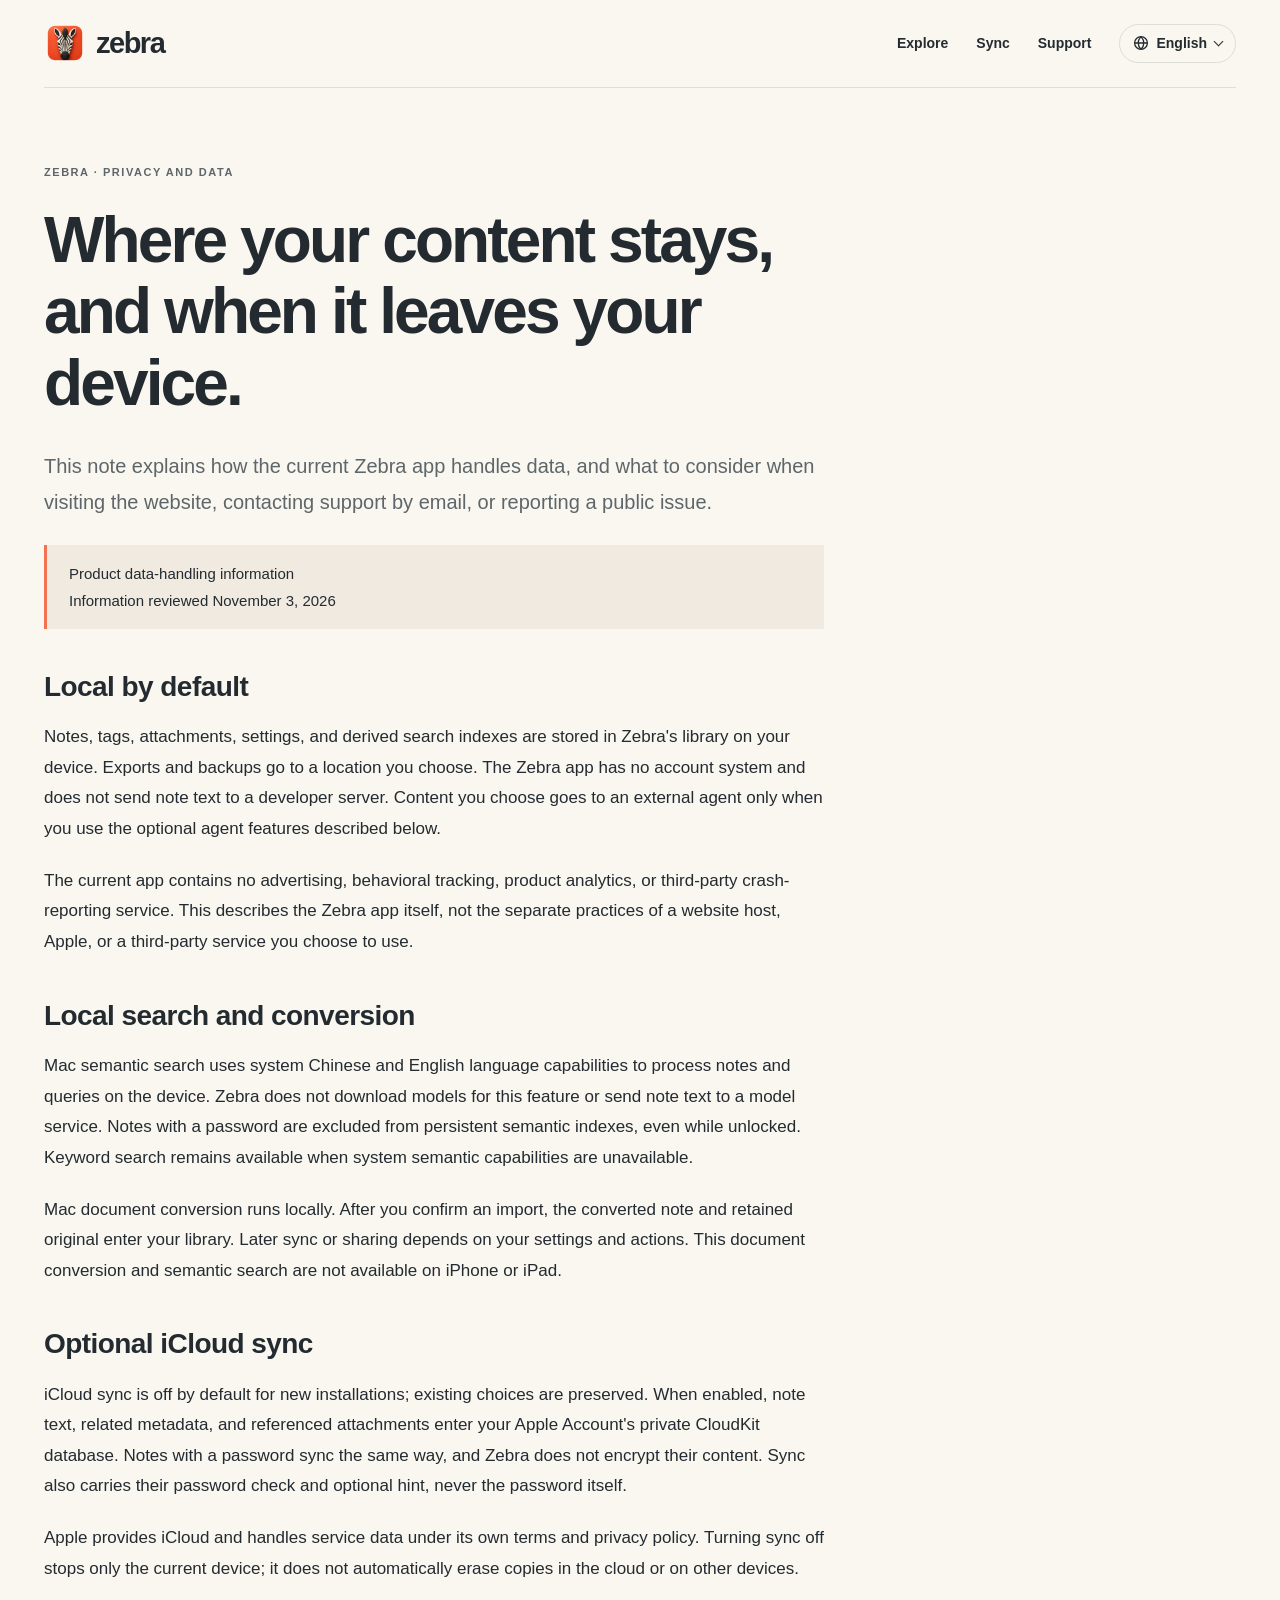
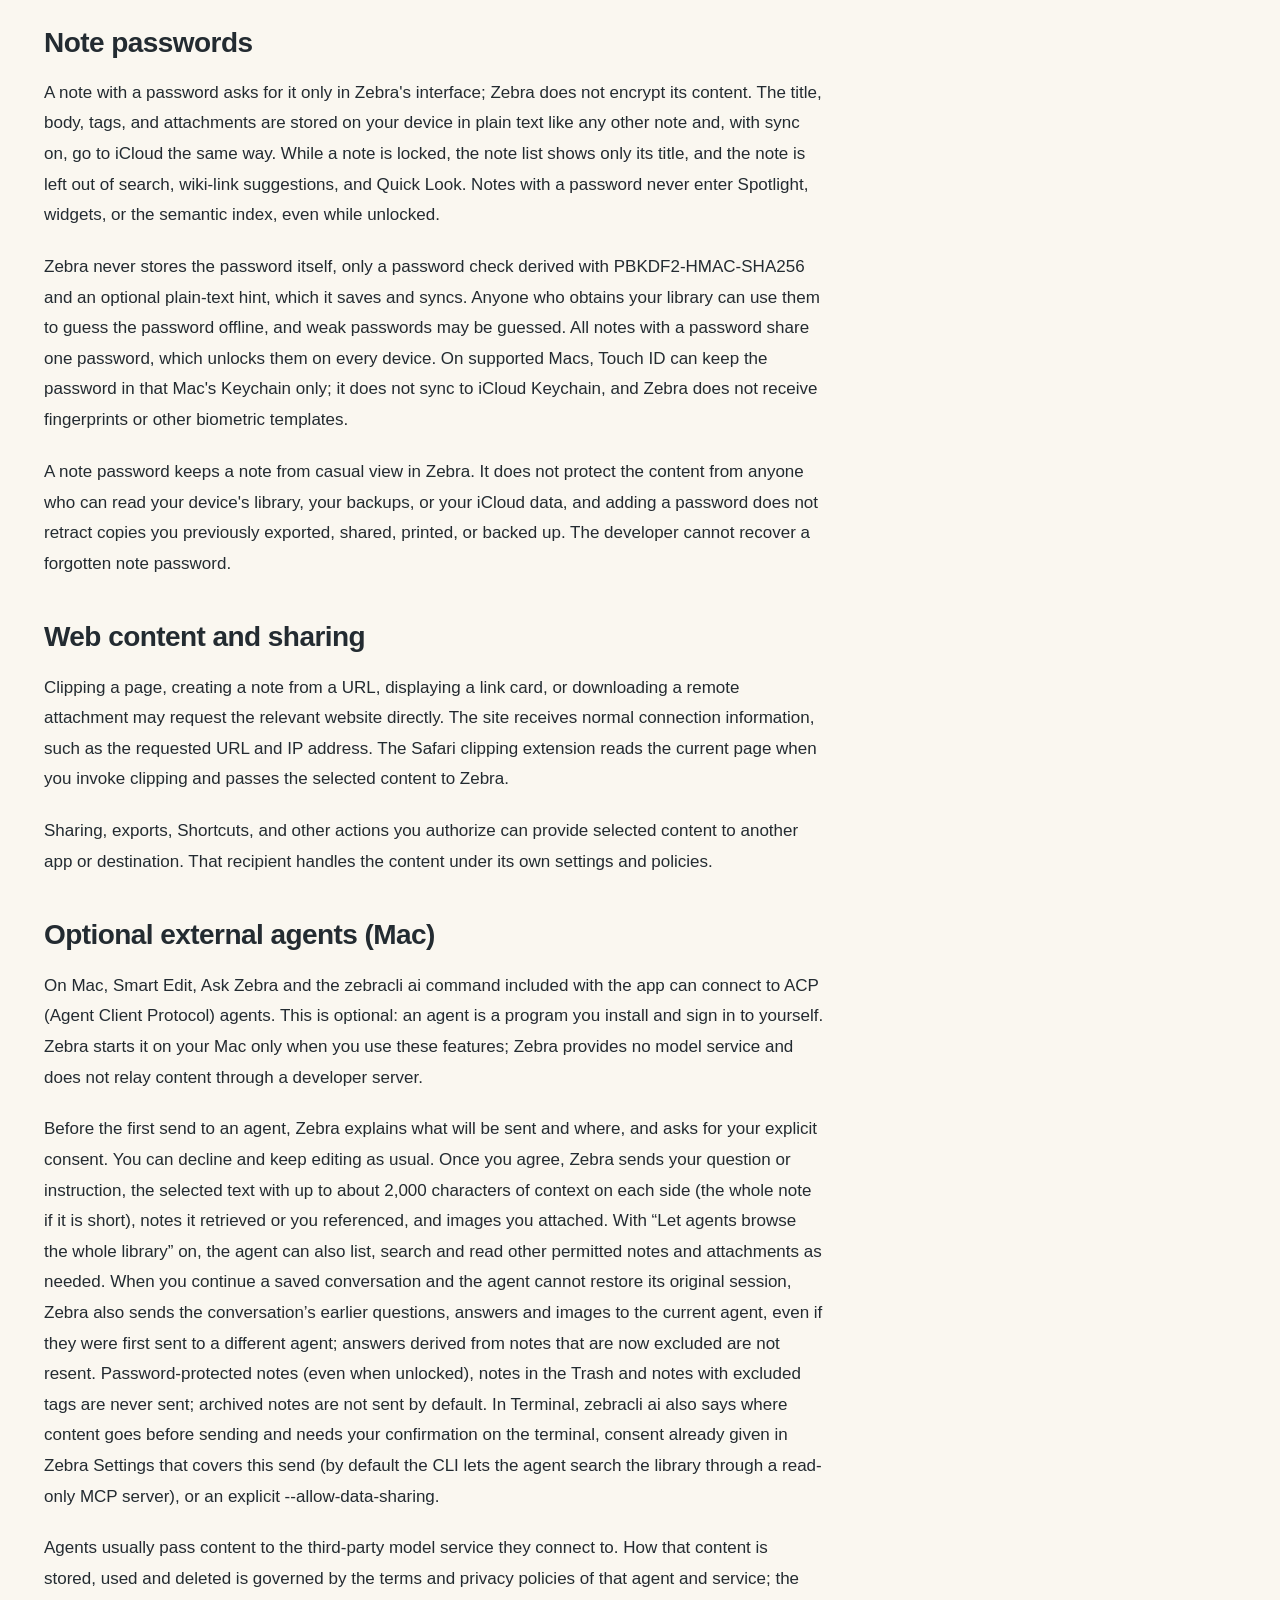
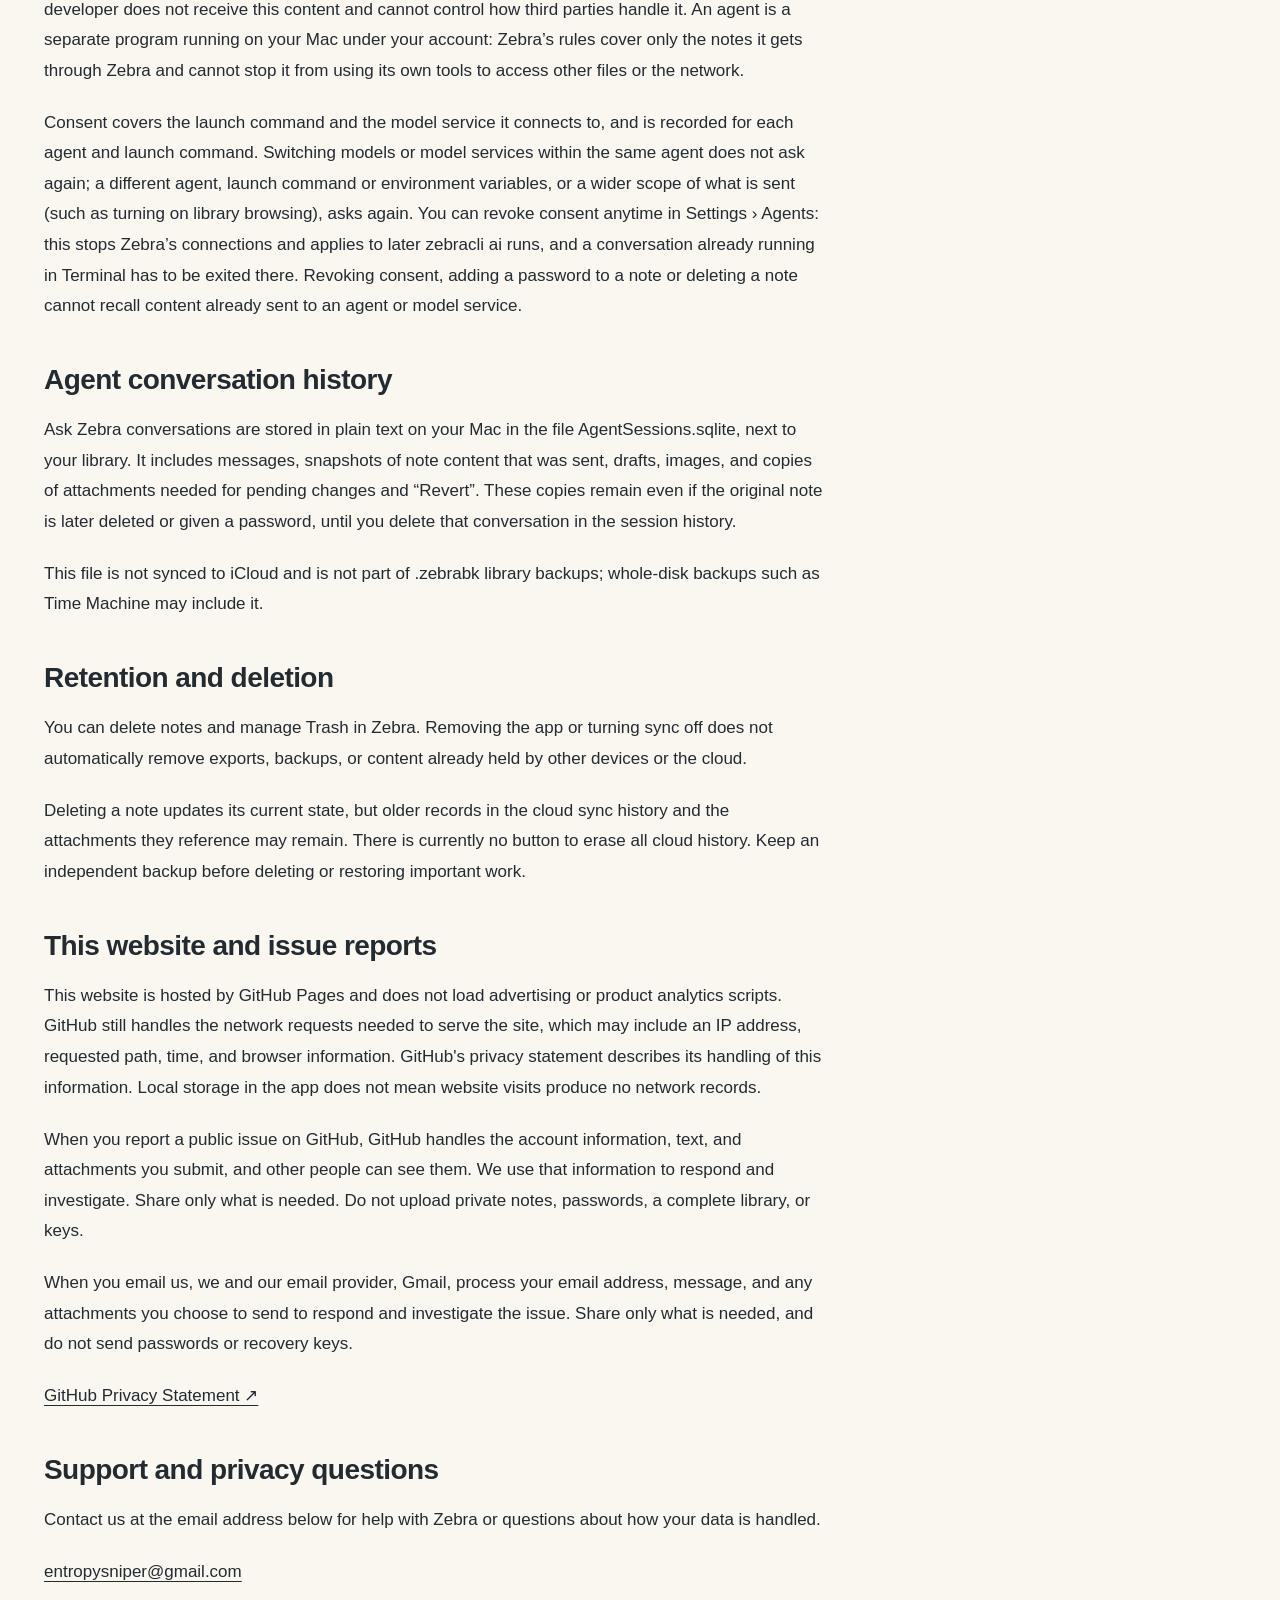
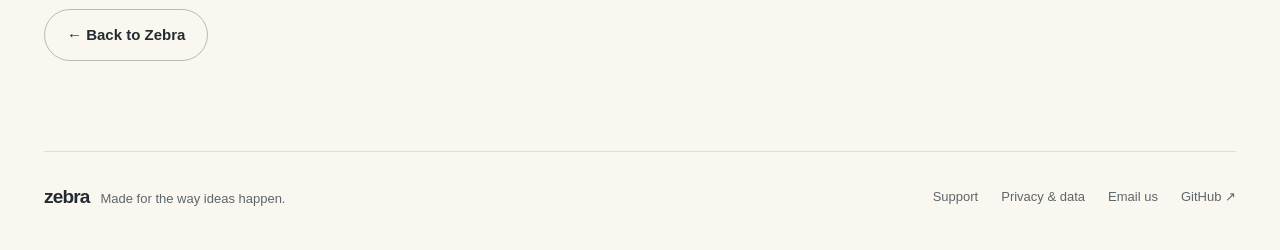
<file: privacy.html>
<!doctype html>
<html lang="en"><head><meta charset="utf-8"><meta name="viewport" content="width=device-width, initial-scale=1"><meta name="color-scheme" content="light"><meta name="theme-color" content="#faf7f0"><meta name="referrer" content="strict-origin-when-cross-origin"><meta http-equiv="Content-Security-Policy" content="default-src 'self'; script-src 'self'; style-src 'self'; img-src 'self'; connect-src 'none'; object-src 'none'; base-uri 'self'; form-action 'none'">
<title>Privacy &amp; data — Zebra</title><meta name="description" content="Keep knowledge locally, with Markdown as its medium. On Mac, connect your own agent for Q&amp;A, writing, slide creation and presentations."><link rel="canonical" href="https://entropysniper-app.github.io/zebra.app/privacy.html"><link rel="alternate" hreflang="en" href="https://entropysniper-app.github.io/zebra.app/privacy.html"><link rel="alternate" hreflang="zh-Hans" href="https://entropysniper-app.github.io/zebra.app/zh/privacy.html"><link rel="alternate" hreflang="ja" href="https://entropysniper-app.github.io/zebra.app/ja/privacy.html"><link rel="alternate" hreflang="fr" href="https://entropysniper-app.github.io/zebra.app/fr/privacy.html"><link rel="alternate" hreflang="x-default" href="https://entropysniper-app.github.io/zebra.app/privacy.html"><meta property="og:type" content="website"><meta property="og:title" content="Privacy &amp; data — Zebra"><meta property="og:description" content="Keep knowledge locally, with Markdown as its medium. On Mac, connect your own agent for Q&amp;A, writing, slide creation and presentations."><meta property="og:url" content="https://entropysniper-app.github.io/zebra.app/privacy.html"><meta property="og:image" content="https://entropysniper-app.github.io/zebra.app/assets/images/macos/en-US/01-write-large.webp?v=ccbb83b8c57d"><meta property="og:locale" content="en_US"><meta property="og:locale:alternate" content="zh_CN"><meta property="og:locale:alternate" content="ja_JP"><meta property="og:locale:alternate" content="fr_FR"><meta name="twitter:card" content="summary_large_image"><link rel="icon" href="assets/images/icon.png"><link rel="apple-touch-icon" sizes="180x180" href="assets/images/apple-touch-icon.png"><link rel="stylesheet" href="assets/site.css"><script defer src="assets/site.js"></script></head><body>
<a class="skip-link" href="#main">Skip to content</a><div class="container"><header class="site-header"><a class="brand" href="index.html" aria-label="Zebra Home"><img src="assets/images/icon.png" width="42" height="42" alt="">zebra</a><nav class="site-nav" aria-label="Main navigation"><a class="nav-extra" href="index.html#explore">Explore</a><a class="nav-extra" href="index.html#sync">Sync</a><a href="index.html#support">Support</a><details class="language-menu"><summary><svg class="globe" aria-hidden="true" focusable="false" viewBox="0 0 16 16" width="16" height="16" fill="none" stroke="currentColor" stroke-width="1.3"><circle cx="8" cy="8" r="6.4"/><path d="M1.6 8h12.8M8 1.6c1.9 2 2.8 4.1 2.8 6.4S9.9 12.4 8 14.4M8 1.6C6.1 3.6 5.2 5.7 5.2 8s.9 4.4 2.8 6.4"/></svg><span class="visually-hidden">Language: </span><span lang="en">English</span></summary><ul class="language-list"><li><a href="zh/privacy.html" lang="zh-Hans" hreflang="zh-Hans">简体中文</a></li><li><a href="ja/privacy.html" lang="ja" hreflang="ja">日本語</a></li><li><a href="fr/privacy.html" lang="fr" hreflang="fr">Français</a></li></ul></details></nav></header><main id="main" class="document"><p class="eyebrow">Zebra · Privacy and data</p><h1>Where your content stays, and when it leaves your device.</h1><p class="lead">This note explains how the current Zebra app handles data, and what to consider when visiting the website, contacting support by email, or reporting a public issue.</p><p class="notice">Product data-handling information<br>Information reviewed November 3, 2026</p><section id="local"><h2>Local by default</h2><p>Notes, tags, attachments, settings, and derived search indexes are stored in Zebra&#x27;s library on your device. Exports and backups go to a location you choose. The Zebra app has no account system and does not send note text to a developer server. Content you choose goes to an external agent only when you use the optional agent features described below.</p><p>The current app contains no advertising, behavioral tracking, product analytics, or third-party crash-reporting service. This describes the Zebra app itself, not the separate practices of a website host, Apple, or a third-party service you choose to use.</p></section><section id="local-processing"><h2>Local search and conversion</h2><p>Mac semantic search uses system Chinese and English language capabilities to process notes and queries on the device. Zebra does not download models for this feature or send note text to a model service. Notes with a password are excluded from persistent semantic indexes, even while unlocked. Keyword search remains available when system semantic capabilities are unavailable.</p><p>Mac document conversion runs locally. After you confirm an import, the converted note and retained original enter your library. Later sync or sharing depends on your settings and actions. This document conversion and semantic search are not available on iPhone or iPad.</p></section><section id="icloud"><h2>Optional iCloud sync</h2><p>iCloud sync is off by default for new installations; existing choices are preserved. When enabled, note text, related metadata, and referenced attachments enter your Apple Account&#x27;s private CloudKit database. Notes with a password sync the same way, and Zebra does not encrypt their content. Sync also carries their password check and optional hint, never the password itself.</p><p>Apple provides iCloud and handles service data under its own terms and privacy policy. Turning sync off stops only the current device; it does not automatically erase copies in the cloud or on other devices.</p></section><section id="note-password"><h2>Note passwords</h2><p>A note with a password asks for it only in Zebra&#x27;s interface; Zebra does not encrypt its content. The title, body, tags, and attachments are stored on your device in plain text like any other note and, with sync on, go to iCloud the same way. While a note is locked, the note list shows only its title, and the note is left out of search, wiki-link suggestions, and Quick Look. Notes with a password never enter Spotlight, widgets, or the semantic index, even while unlocked.</p><p>Zebra never stores the password itself, only a password check derived with PBKDF2-HMAC-SHA256 and an optional plain-text hint, which it saves and syncs. Anyone who obtains your library can use them to guess the password offline, and weak passwords may be guessed. All notes with a password share one password, which unlocks them on every device. On supported Macs, Touch ID can keep the password in that Mac&#x27;s Keychain only; it does not sync to iCloud Keychain, and Zebra does not receive fingerprints or other biometric templates.</p><p>A note password keeps a note from casual view in Zebra. It does not protect the content from anyone who can read your device&#x27;s library, your backups, or your iCloud data, and adding a password does not retract copies you previously exported, shared, printed, or backed up. The developer cannot recover a forgotten note password.</p></section><section id="web-and-sharing"><h2>Web content and sharing</h2><p>Clipping a page, creating a note from a URL, displaying a link card, or downloading a remote attachment may request the relevant website directly. The site receives normal connection information, such as the requested URL and IP address. The Safari clipping extension reads the current page when you invoke clipping and passes the selected content to Zebra.</p><p>Sharing, exports, Shortcuts, and other actions you authorize can provide selected content to another app or destination. That recipient handles the content under its own settings and policies.</p></section><section id="agents"><h2>Optional external agents (Mac)</h2><p>On Mac, Smart Edit, Ask Zebra and the zebracli ai command included with the app can connect to ACP (Agent Client Protocol) agents. This is optional: an agent is a program you install and sign in to yourself. Zebra starts it on your Mac only when you use these features; Zebra provides no model service and does not relay content through a developer server.</p><p>Before the first send to an agent, Zebra explains what will be sent and where, and asks for your explicit consent. You can decline and keep editing as usual. Once you agree, Zebra sends your question or instruction, the selected text with up to about 2,000 characters of context on each side (the whole note if it is short), notes it retrieved or you referenced, and images you attached. With “Let agents browse the whole library” on, the agent can also list, search and read other permitted notes and attachments as needed. When you continue a saved conversation and the agent cannot restore its original session, Zebra also sends the conversation’s earlier questions, answers and images to the current agent, even if they were first sent to a different agent; answers derived from notes that are now excluded are not resent. Password-protected notes (even when unlocked), notes in the Trash and notes with excluded tags are never sent; archived notes are not sent by default. In Terminal, zebracli ai also says where content goes before sending and needs your confirmation on the terminal, consent already given in Zebra Settings that covers this send (by default the CLI lets the agent search the library through a read-only MCP server), or an explicit --allow-data-sharing.</p><p>Agents usually pass content to the third-party model service they connect to. How that content is stored, used and deleted is governed by the terms and privacy policies of that agent and service; the developer does not receive this content and cannot control how third parties handle it. An agent is a separate program running on your Mac under your account: Zebra’s rules cover only the notes it gets through Zebra and cannot stop it from using its own tools to access other files or the network.</p><p>Consent covers the launch command and the model service it connects to, and is recorded for each agent and launch command. Switching models or model services within the same agent does not ask again; a different agent, launch command or environment variables, or a wider scope of what is sent (such as turning on library browsing), asks again. You can revoke consent anytime in Settings › Agents: this stops Zebra’s connections and applies to later zebracli ai runs, and a conversation already running in Terminal has to be exited there. Revoking consent, adding a password to a note or deleting a note cannot recall content already sent to an agent or model service.</p></section><section id="agent-history"><h2>Agent conversation history</h2><p>Ask Zebra conversations are stored in plain text on your Mac in the file AgentSessions.sqlite, next to your library. It includes messages, snapshots of note content that was sent, drafts, images, and copies of attachments needed for pending changes and “Revert”. These copies remain even if the original note is later deleted or given a password, until you delete that conversation in the session history.</p><p>This file is not synced to iCloud and is not part of .zebrabk library backups; whole-disk backups such as Time Machine may include it.</p></section><section id="retention"><h2>Retention and deletion</h2><p>You can delete notes and manage Trash in Zebra. Removing the app or turning sync off does not automatically remove exports, backups, or content already held by other devices or the cloud.</p><p>Deleting a note updates its current state, but older records in the cloud sync history and the attachments they reference may remain. There is currently no button to erase all cloud history. Keep an independent backup before deleting or restoring important work.</p></section><section id="website-support"><h2>This website and issue reports</h2><p>This website is hosted by GitHub Pages and does not load advertising or product analytics scripts. GitHub still handles the network requests needed to serve the site, which may include an IP address, requested path, time, and browser information. GitHub&#x27;s privacy statement describes its handling of this information. Local storage in the app does not mean website visits produce no network records.</p><p>When you report a public issue on GitHub, GitHub handles the account information, text, and attachments you submit, and other people can see them. We use that information to respond and investigate. Share only what is needed. Do not upload private notes, passwords, a complete library, or keys.</p><p>When you email us, we and our email provider, Gmail, process your email address, message, and any attachments you choose to send to respond and investigate the issue. Share only what is needed, and do not send passwords or recovery keys.</p></section><p><a href="https://docs.github.com/en/site-policy/privacy-policies/github-general-privacy-statement">GitHub Privacy Statement ↗</a></p><section id="privacy-contact"><h2>Support and privacy questions</h2><p>Contact us at the email address below for help with Zebra or questions about how your data is handled.</p><p><a href="mailto:entropysniper@gmail.com">entropysniper@gmail.com</a></p></section><a class="button secondary" href="index.html">← Back to Zebra</a></main><footer class="site-footer"><div><span class="footer-brand">zebra</span> &nbsp; Made for the way ideas happen.</div><nav class="footer-links" aria-label="Footer navigation"><a href="index.html#support">Support</a><a href="privacy.html">Privacy &amp; data</a><a href="mailto:entropysniper@gmail.com">Email us</a><a href="https://github.com/entropysniper-app/zebra.app">GitHub ↗</a></nav></footer></div></body></html>
</file>
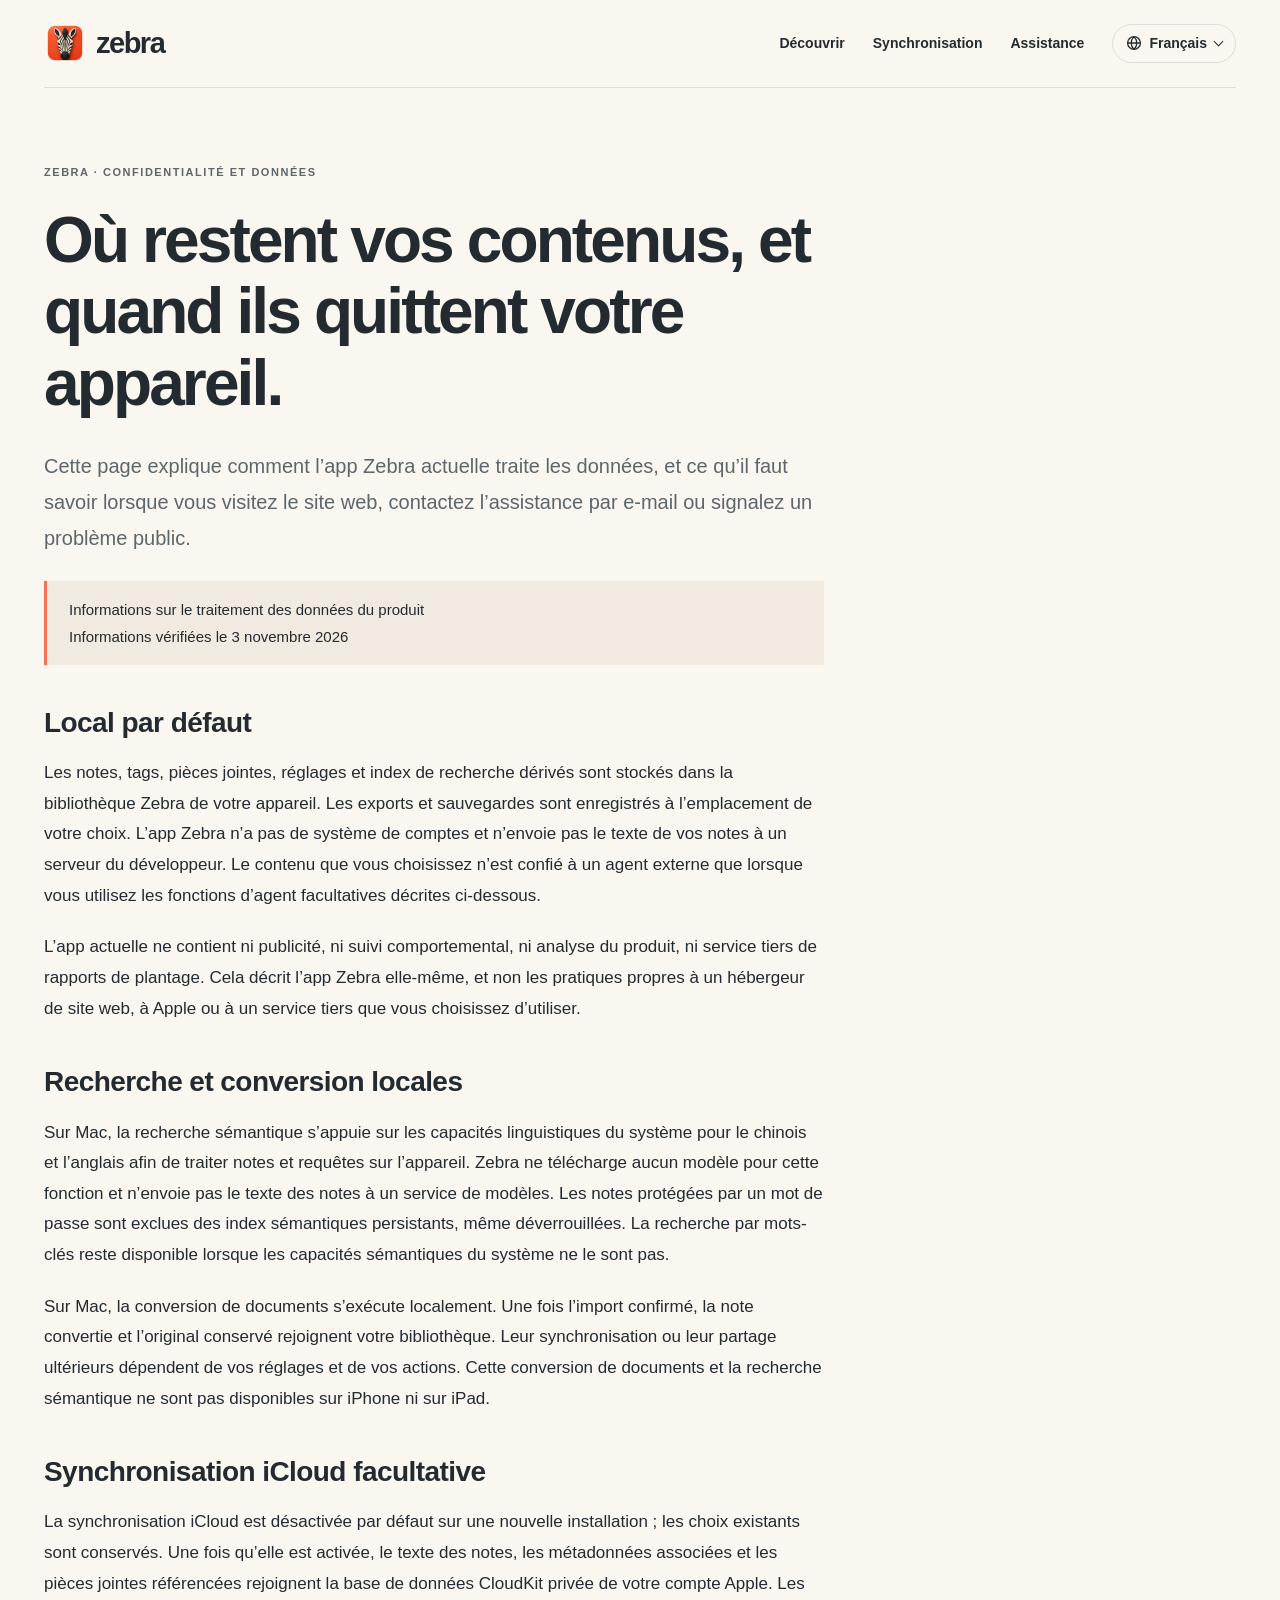
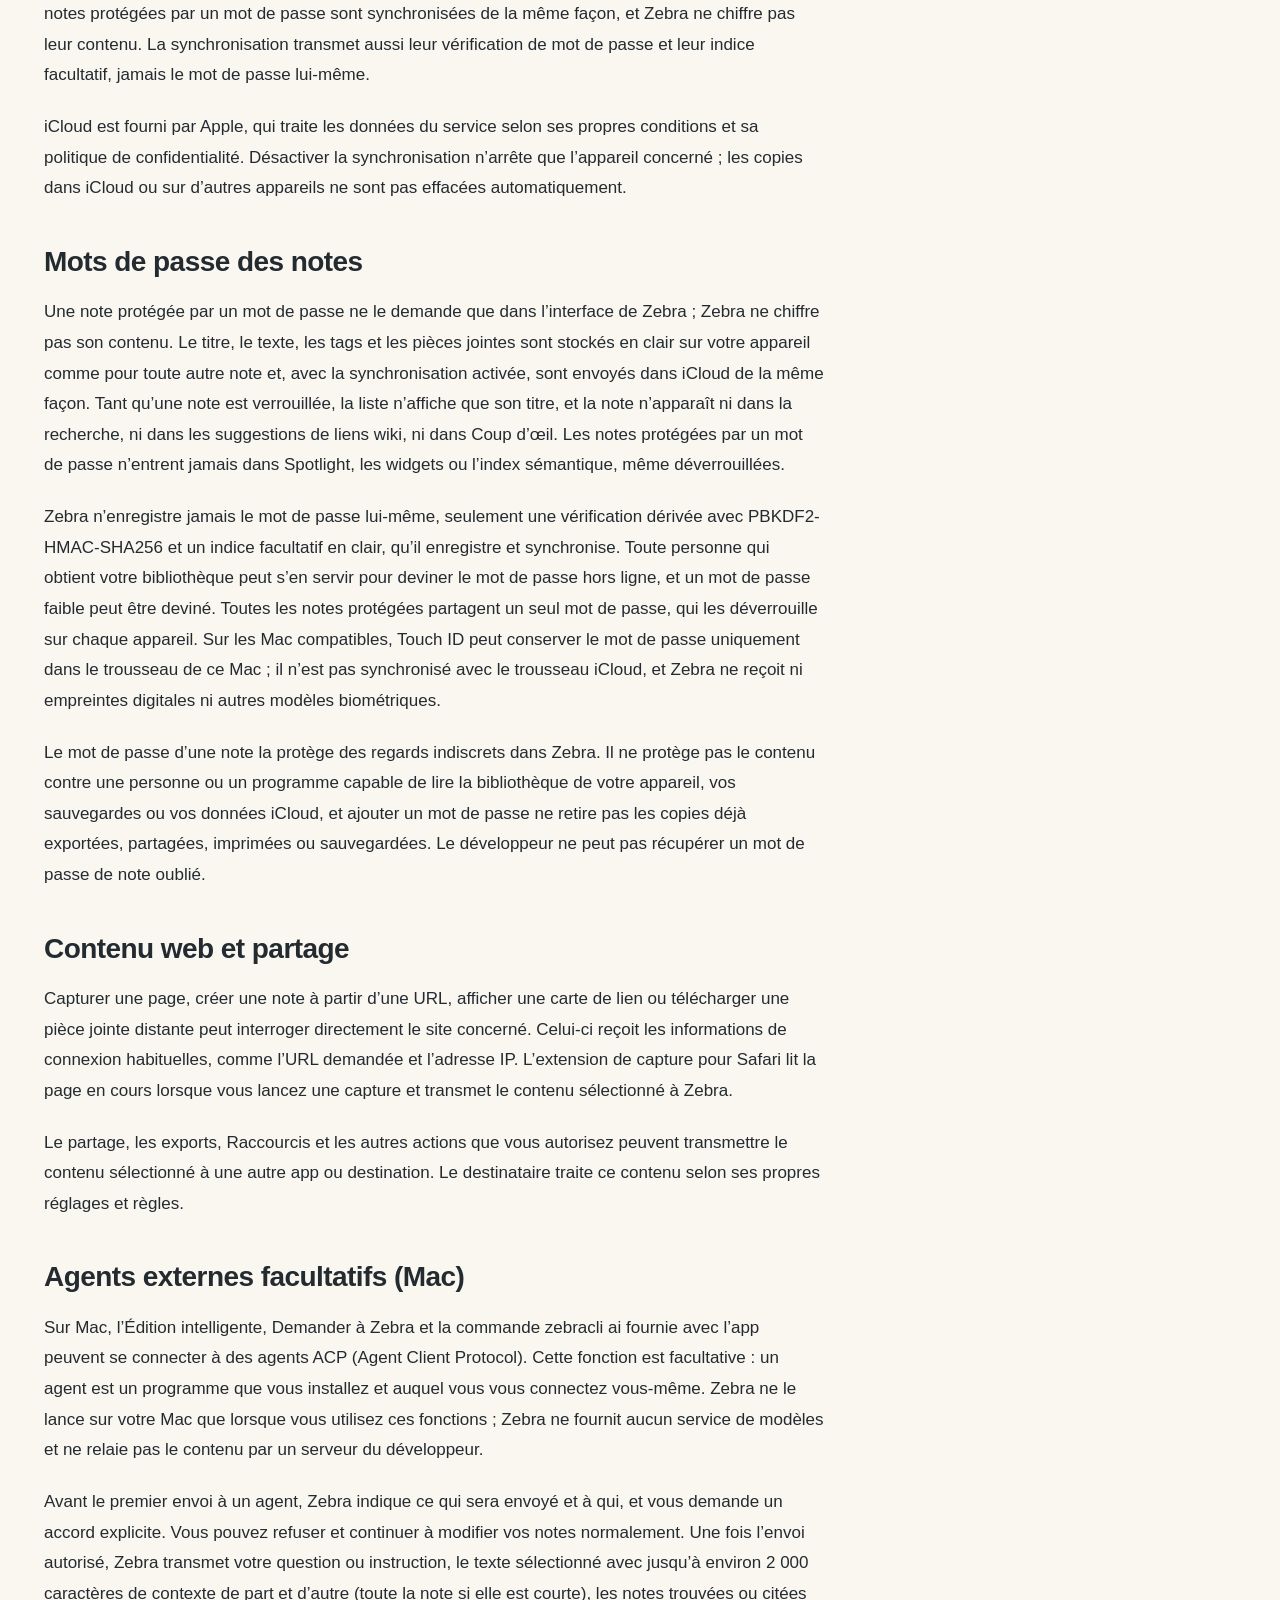
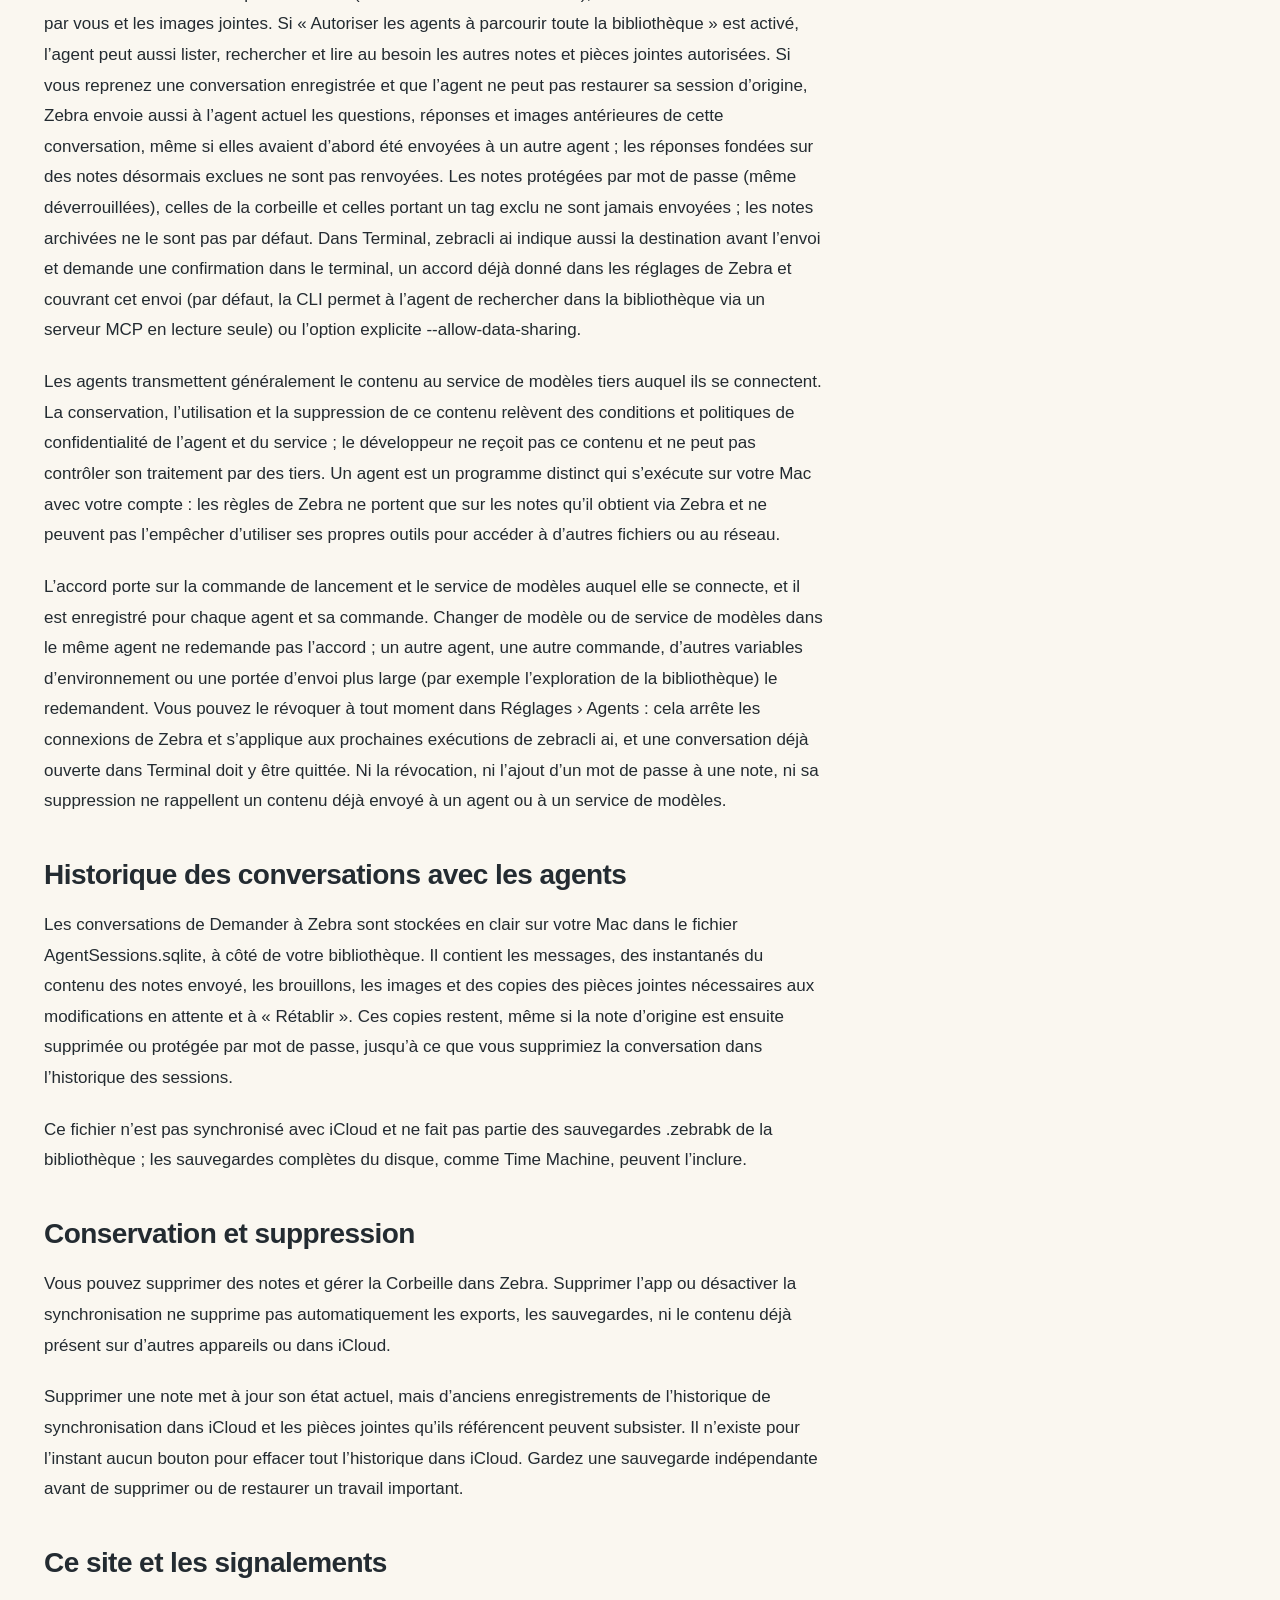
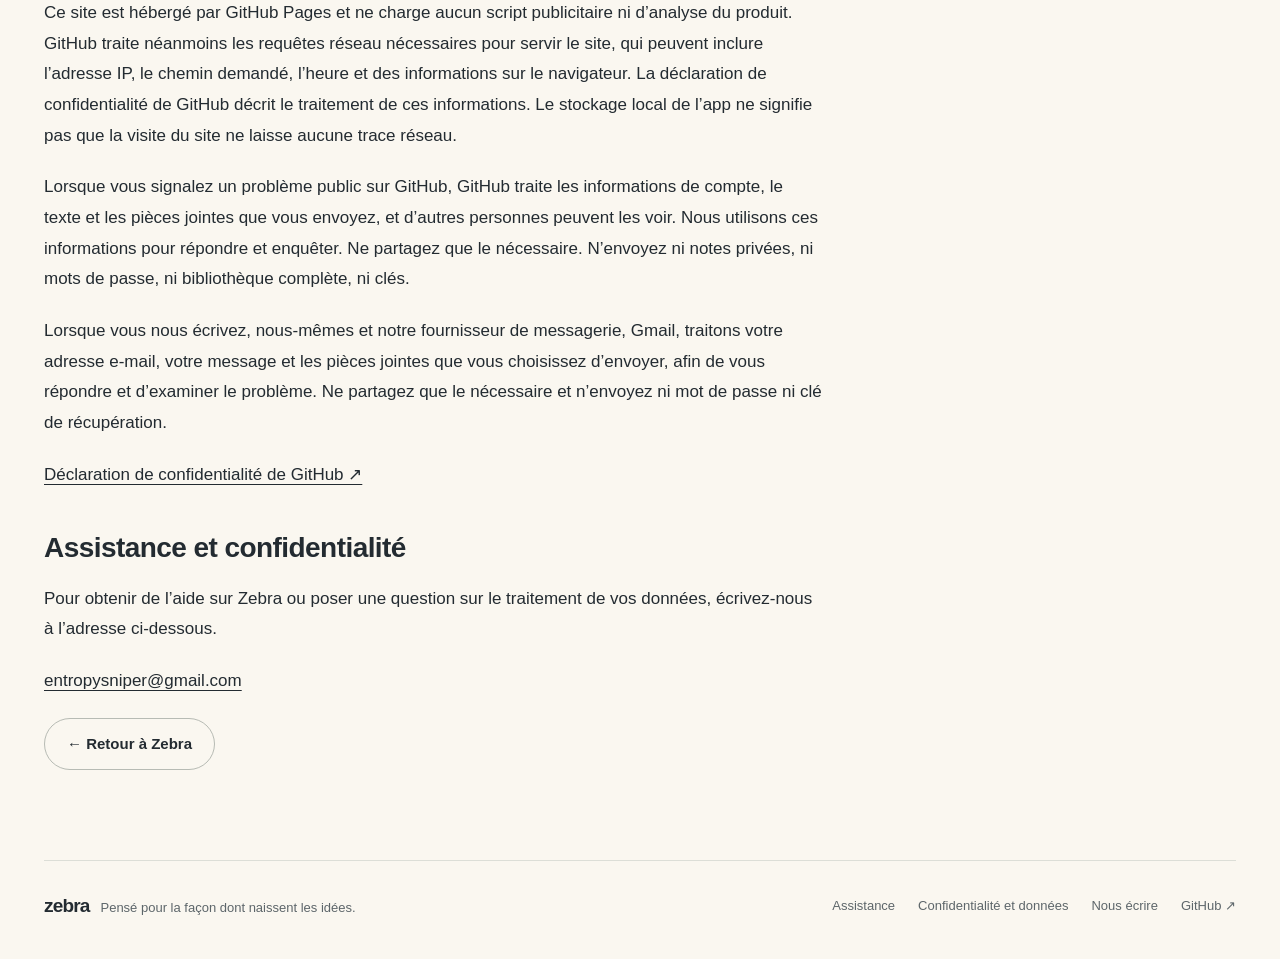
<file: fr/privacy.html>
<!doctype html>
<html lang="fr"><head><meta charset="utf-8"><meta name="viewport" content="width=device-width, initial-scale=1"><meta name="color-scheme" content="light"><meta name="theme-color" content="#faf7f0"><meta name="referrer" content="strict-origin-when-cross-origin"><meta http-equiv="Content-Security-Policy" content="default-src 'self'; script-src 'self'; style-src 'self'; img-src 'self'; connect-src 'none'; object-src 'none'; base-uri 'self'; form-action 'none'">
<title>Confidentialité et données — Zebra</title><meta name="description" content="Gardez vos connaissances en local, avec Markdown comme support. Sur Mac, connectez votre agent IA pour questionner, écrire, créer des slides et présenter."><link rel="canonical" href="https://entropysniper-app.github.io/zebra.app/fr/privacy.html"><link rel="alternate" hreflang="en" href="https://entropysniper-app.github.io/zebra.app/privacy.html"><link rel="alternate" hreflang="zh-Hans" href="https://entropysniper-app.github.io/zebra.app/zh/privacy.html"><link rel="alternate" hreflang="ja" href="https://entropysniper-app.github.io/zebra.app/ja/privacy.html"><link rel="alternate" hreflang="fr" href="https://entropysniper-app.github.io/zebra.app/fr/privacy.html"><link rel="alternate" hreflang="x-default" href="https://entropysniper-app.github.io/zebra.app/privacy.html"><meta property="og:type" content="website"><meta property="og:title" content="Confidentialité et données — Zebra"><meta property="og:description" content="Gardez vos connaissances en local, avec Markdown comme support. Sur Mac, connectez votre agent IA pour questionner, écrire, créer des slides et présenter."><meta property="og:url" content="https://entropysniper-app.github.io/zebra.app/fr/privacy.html"><meta property="og:image" content="https://entropysniper-app.github.io/zebra.app/assets/images/macos/fr-FR/01-write-large.webp?v=fe0900e857bd"><meta property="og:locale" content="fr_FR"><meta property="og:locale:alternate" content="en_US"><meta property="og:locale:alternate" content="zh_CN"><meta property="og:locale:alternate" content="ja_JP"><meta name="twitter:card" content="summary_large_image"><link rel="icon" href="../assets/images/icon.png"><link rel="apple-touch-icon" sizes="180x180" href="../assets/images/apple-touch-icon.png"><link rel="stylesheet" href="../assets/site.css"><script defer src="../assets/site.js"></script></head><body>
<a class="skip-link" href="#main">Aller au contenu</a><div class="container"><header class="site-header"><a class="brand" href="index.html" aria-label="Zebra Accueil"><img src="../assets/images/icon.png" width="42" height="42" alt="">zebra</a><nav class="site-nav" aria-label="Navigation principale"><a class="nav-extra" href="index.html#explore">Découvrir</a><a class="nav-extra" href="index.html#sync">Synchronisation</a><a href="index.html#support">Assistance</a><details class="language-menu"><summary><svg class="globe" aria-hidden="true" focusable="false" viewBox="0 0 16 16" width="16" height="16" fill="none" stroke="currentColor" stroke-width="1.3"><circle cx="8" cy="8" r="6.4"/><path d="M1.6 8h12.8M8 1.6c1.9 2 2.8 4.1 2.8 6.4S9.9 12.4 8 14.4M8 1.6C6.1 3.6 5.2 5.7 5.2 8s.9 4.4 2.8 6.4"/></svg><span class="visually-hidden">Langue : </span><span lang="fr">Français</span></summary><ul class="language-list"><li><a href="../privacy.html" lang="en" hreflang="en">English</a></li><li><a href="../zh/privacy.html" lang="zh-Hans" hreflang="zh-Hans">简体中文</a></li><li><a href="../ja/privacy.html" lang="ja" hreflang="ja">日本語</a></li></ul></details></nav></header><main id="main" class="document"><p class="eyebrow">Zebra · Confidentialité et données</p><h1>Où restent vos contenus, et quand ils quittent votre appareil.</h1><p class="lead">Cette page explique comment l’app Zebra actuelle traite les données, et ce qu’il faut savoir lorsque vous visitez le site web, contactez l’assistance par e-mail ou signalez un problème public.</p><p class="notice">Informations sur le traitement des données du produit<br>Informations vérifiées le 3 novembre 2026</p><section id="local"><h2>Local par défaut</h2><p>Les notes, tags, pièces jointes, réglages et index de recherche dérivés sont stockés dans la bibliothèque Zebra de votre appareil. Les exports et sauvegardes sont enregistrés à l’emplacement de votre choix. L’app Zebra n’a pas de système de comptes et n’envoie pas le texte de vos notes à un serveur du développeur. Le contenu que vous choisissez n’est confié à un agent externe que lorsque vous utilisez les fonctions d’agent facultatives décrites ci-dessous.</p><p>L’app actuelle ne contient ni publicité, ni suivi comportemental, ni analyse du produit, ni service tiers de rapports de plantage. Cela décrit l’app Zebra elle-même, et non les pratiques propres à un hébergeur de site web, à Apple ou à un service tiers que vous choisissez d’utiliser.</p></section><section id="local-processing"><h2>Recherche et conversion locales</h2><p>Sur Mac, la recherche sémantique s’appuie sur les capacités linguistiques du système pour le chinois et l’anglais afin de traiter notes et requêtes sur l’appareil. Zebra ne télécharge aucun modèle pour cette fonction et n’envoie pas le texte des notes à un service de modèles. Les notes protégées par un mot de passe sont exclues des index sémantiques persistants, même déverrouillées. La recherche par mots-clés reste disponible lorsque les capacités sémantiques du système ne le sont pas.</p><p>Sur Mac, la conversion de documents s’exécute localement. Une fois l’import confirmé, la note convertie et l’original conservé rejoignent votre bibliothèque. Leur synchronisation ou leur partage ultérieurs dépendent de vos réglages et de vos actions. Cette conversion de documents et la recherche sémantique ne sont pas disponibles sur iPhone ni sur iPad.</p></section><section id="icloud"><h2>Synchronisation iCloud facultative</h2><p>La synchronisation iCloud est désactivée par défaut sur une nouvelle installation ; les choix existants sont conservés. Une fois qu’elle est activée, le texte des notes, les métadonnées associées et les pièces jointes référencées rejoignent la base de données CloudKit privée de votre compte Apple. Les notes protégées par un mot de passe sont synchronisées de la même façon, et Zebra ne chiffre pas leur contenu. La synchronisation transmet aussi leur vérification de mot de passe et leur indice facultatif, jamais le mot de passe lui-même.</p><p>iCloud est fourni par Apple, qui traite les données du service selon ses propres conditions et sa politique de confidentialité. Désactiver la synchronisation n’arrête que l’appareil concerné ; les copies dans iCloud ou sur d’autres appareils ne sont pas effacées automatiquement.</p></section><section id="note-password"><h2>Mots de passe des notes</h2><p>Une note protégée par un mot de passe ne le demande que dans l’interface de Zebra ; Zebra ne chiffre pas son contenu. Le titre, le texte, les tags et les pièces jointes sont stockés en clair sur votre appareil comme pour toute autre note et, avec la synchronisation activée, sont envoyés dans iCloud de la même façon. Tant qu’une note est verrouillée, la liste n’affiche que son titre, et la note n’apparaît ni dans la recherche, ni dans les suggestions de liens wiki, ni dans Coup d’œil. Les notes protégées par un mot de passe n’entrent jamais dans Spotlight, les widgets ou l’index sémantique, même déverrouillées.</p><p>Zebra n’enregistre jamais le mot de passe lui-même, seulement une vérification dérivée avec PBKDF2-HMAC-SHA256 et un indice facultatif en clair, qu’il enregistre et synchronise. Toute personne qui obtient votre bibliothèque peut s’en servir pour deviner le mot de passe hors ligne, et un mot de passe faible peut être deviné. Toutes les notes protégées partagent un seul mot de passe, qui les déverrouille sur chaque appareil. Sur les Mac compatibles, Touch ID peut conserver le mot de passe uniquement dans le trousseau de ce Mac ; il n’est pas synchronisé avec le trousseau iCloud, et Zebra ne reçoit ni empreintes digitales ni autres modèles biométriques.</p><p>Le mot de passe d’une note la protège des regards indiscrets dans Zebra. Il ne protège pas le contenu contre une personne ou un programme capable de lire la bibliothèque de votre appareil, vos sauvegardes ou vos données iCloud, et ajouter un mot de passe ne retire pas les copies déjà exportées, partagées, imprimées ou sauvegardées. Le développeur ne peut pas récupérer un mot de passe de note oublié.</p></section><section id="web-and-sharing"><h2>Contenu web et partage</h2><p>Capturer une page, créer une note à partir d’une URL, afficher une carte de lien ou télécharger une pièce jointe distante peut interroger directement le site concerné. Celui-ci reçoit les informations de connexion habituelles, comme l’URL demandée et l’adresse IP. L’extension de capture pour Safari lit la page en cours lorsque vous lancez une capture et transmet le contenu sélectionné à Zebra.</p><p>Le partage, les exports, Raccourcis et les autres actions que vous autorisez peuvent transmettre le contenu sélectionné à une autre app ou destination. Le destinataire traite ce contenu selon ses propres réglages et règles.</p></section><section id="agents"><h2>Agents externes facultatifs (Mac)</h2><p>Sur Mac, l’Édition intelligente, Demander à Zebra et la commande zebracli ai fournie avec l’app peuvent se connecter à des agents ACP (Agent Client Protocol). Cette fonction est facultative : un agent est un programme que vous installez et auquel vous vous connectez vous-même. Zebra ne le lance sur votre Mac que lorsque vous utilisez ces fonctions ; Zebra ne fournit aucun service de modèles et ne relaie pas le contenu par un serveur du développeur.</p><p>Avant le premier envoi à un agent, Zebra indique ce qui sera envoyé et à qui, et vous demande un accord explicite. Vous pouvez refuser et continuer à modifier vos notes normalement. Une fois l’envoi autorisé, Zebra transmet votre question ou instruction, le texte sélectionné avec jusqu’à environ 2 000 caractères de contexte de part et d’autre (toute la note si elle est courte), les notes trouvées ou citées par vous et les images jointes. Si « Autoriser les agents à parcourir toute la bibliothèque » est activé, l’agent peut aussi lister, rechercher et lire au besoin les autres notes et pièces jointes autorisées. Si vous reprenez une conversation enregistrée et que l’agent ne peut pas restaurer sa session d’origine, Zebra envoie aussi à l’agent actuel les questions, réponses et images antérieures de cette conversation, même si elles avaient d’abord été envoyées à un autre agent ; les réponses fondées sur des notes désormais exclues ne sont pas renvoyées. Les notes protégées par mot de passe (même déverrouillées), celles de la corbeille et celles portant un tag exclu ne sont jamais envoyées ; les notes archivées ne le sont pas par défaut. Dans Terminal, zebracli ai indique aussi la destination avant l’envoi et demande une confirmation dans le terminal, un accord déjà donné dans les réglages de Zebra et couvrant cet envoi (par défaut, la CLI permet à l’agent de rechercher dans la bibliothèque via un serveur MCP en lecture seule) ou l’option explicite --allow-data-sharing.</p><p>Les agents transmettent généralement le contenu au service de modèles tiers auquel ils se connectent. La conservation, l’utilisation et la suppression de ce contenu relèvent des conditions et politiques de confidentialité de l’agent et du service ; le développeur ne reçoit pas ce contenu et ne peut pas contrôler son traitement par des tiers. Un agent est un programme distinct qui s’exécute sur votre Mac avec votre compte : les règles de Zebra ne portent que sur les notes qu’il obtient via Zebra et ne peuvent pas l’empêcher d’utiliser ses propres outils pour accéder à d’autres fichiers ou au réseau.</p><p>L’accord porte sur la commande de lancement et le service de modèles auquel elle se connecte, et il est enregistré pour chaque agent et sa commande. Changer de modèle ou de service de modèles dans le même agent ne redemande pas l’accord ; un autre agent, une autre commande, d’autres variables d’environnement ou une portée d’envoi plus large (par exemple l’exploration de la bibliothèque) le redemandent. Vous pouvez le révoquer à tout moment dans Réglages › Agents : cela arrête les connexions de Zebra et s’applique aux prochaines exécutions de zebracli ai, et une conversation déjà ouverte dans Terminal doit y être quittée. Ni la révocation, ni l’ajout d’un mot de passe à une note, ni sa suppression ne rappellent un contenu déjà envoyé à un agent ou à un service de modèles.</p></section><section id="agent-history"><h2>Historique des conversations avec les agents</h2><p>Les conversations de Demander à Zebra sont stockées en clair sur votre Mac dans le fichier AgentSessions.sqlite, à côté de votre bibliothèque. Il contient les messages, des instantanés du contenu des notes envoyé, les brouillons, les images et des copies des pièces jointes nécessaires aux modifications en attente et à « Rétablir ». Ces copies restent, même si la note d’origine est ensuite supprimée ou protégée par mot de passe, jusqu’à ce que vous supprimiez la conversation dans l’historique des sessions.</p><p>Ce fichier n’est pas synchronisé avec iCloud et ne fait pas partie des sauvegardes .zebrabk de la bibliothèque ; les sauvegardes complètes du disque, comme Time Machine, peuvent l’inclure.</p></section><section id="retention"><h2>Conservation et suppression</h2><p>Vous pouvez supprimer des notes et gérer la Corbeille dans Zebra. Supprimer l’app ou désactiver la synchronisation ne supprime pas automatiquement les exports, les sauvegardes, ni le contenu déjà présent sur d’autres appareils ou dans iCloud.</p><p>Supprimer une note met à jour son état actuel, mais d’anciens enregistrements de l’historique de synchronisation dans iCloud et les pièces jointes qu’ils référencent peuvent subsister. Il n’existe pour l’instant aucun bouton pour effacer tout l’historique dans iCloud. Gardez une sauvegarde indépendante avant de supprimer ou de restaurer un travail important.</p></section><section id="website-support"><h2>Ce site et les signalements</h2><p>Ce site est hébergé par GitHub Pages et ne charge aucun script publicitaire ni d’analyse du produit. GitHub traite néanmoins les requêtes réseau nécessaires pour servir le site, qui peuvent inclure l’adresse IP, le chemin demandé, l’heure et des informations sur le navigateur. La déclaration de confidentialité de GitHub décrit le traitement de ces informations. Le stockage local de l’app ne signifie pas que la visite du site ne laisse aucune trace réseau.</p><p>Lorsque vous signalez un problème public sur GitHub, GitHub traite les informations de compte, le texte et les pièces jointes que vous envoyez, et d’autres personnes peuvent les voir. Nous utilisons ces informations pour répondre et enquêter. Ne partagez que le nécessaire. N’envoyez ni notes privées, ni mots de passe, ni bibliothèque complète, ni clés.</p><p>Lorsque vous nous écrivez, nous-mêmes et notre fournisseur de messagerie, Gmail, traitons votre adresse e-mail, votre message et les pièces jointes que vous choisissez d’envoyer, afin de vous répondre et d’examiner le problème. Ne partagez que le nécessaire et n’envoyez ni mot de passe ni clé de récupération.</p></section><p><a href="https://docs.github.com/en/site-policy/privacy-policies/github-general-privacy-statement">Déclaration de confidentialité de GitHub ↗</a></p><section id="privacy-contact"><h2>Assistance et confidentialité</h2><p>Pour obtenir de l’aide sur Zebra ou poser une question sur le traitement de vos données, écrivez-nous à l’adresse ci-dessous.</p><p><a href="mailto:entropysniper@gmail.com">entropysniper@gmail.com</a></p></section><a class="button secondary" href="index.html">← Retour à Zebra</a></main><footer class="site-footer"><div><span class="footer-brand">zebra</span> &nbsp; Pensé pour la façon dont naissent les idées.</div><nav class="footer-links" aria-label="Navigation de pied de page"><a href="index.html#support">Assistance</a><a href="privacy.html">Confidentialité et données</a><a href="mailto:entropysniper@gmail.com">Nous écrire</a><a href="https://github.com/entropysniper-app/zebra.app">GitHub ↗</a></nav></footer></div></body></html>
</file>
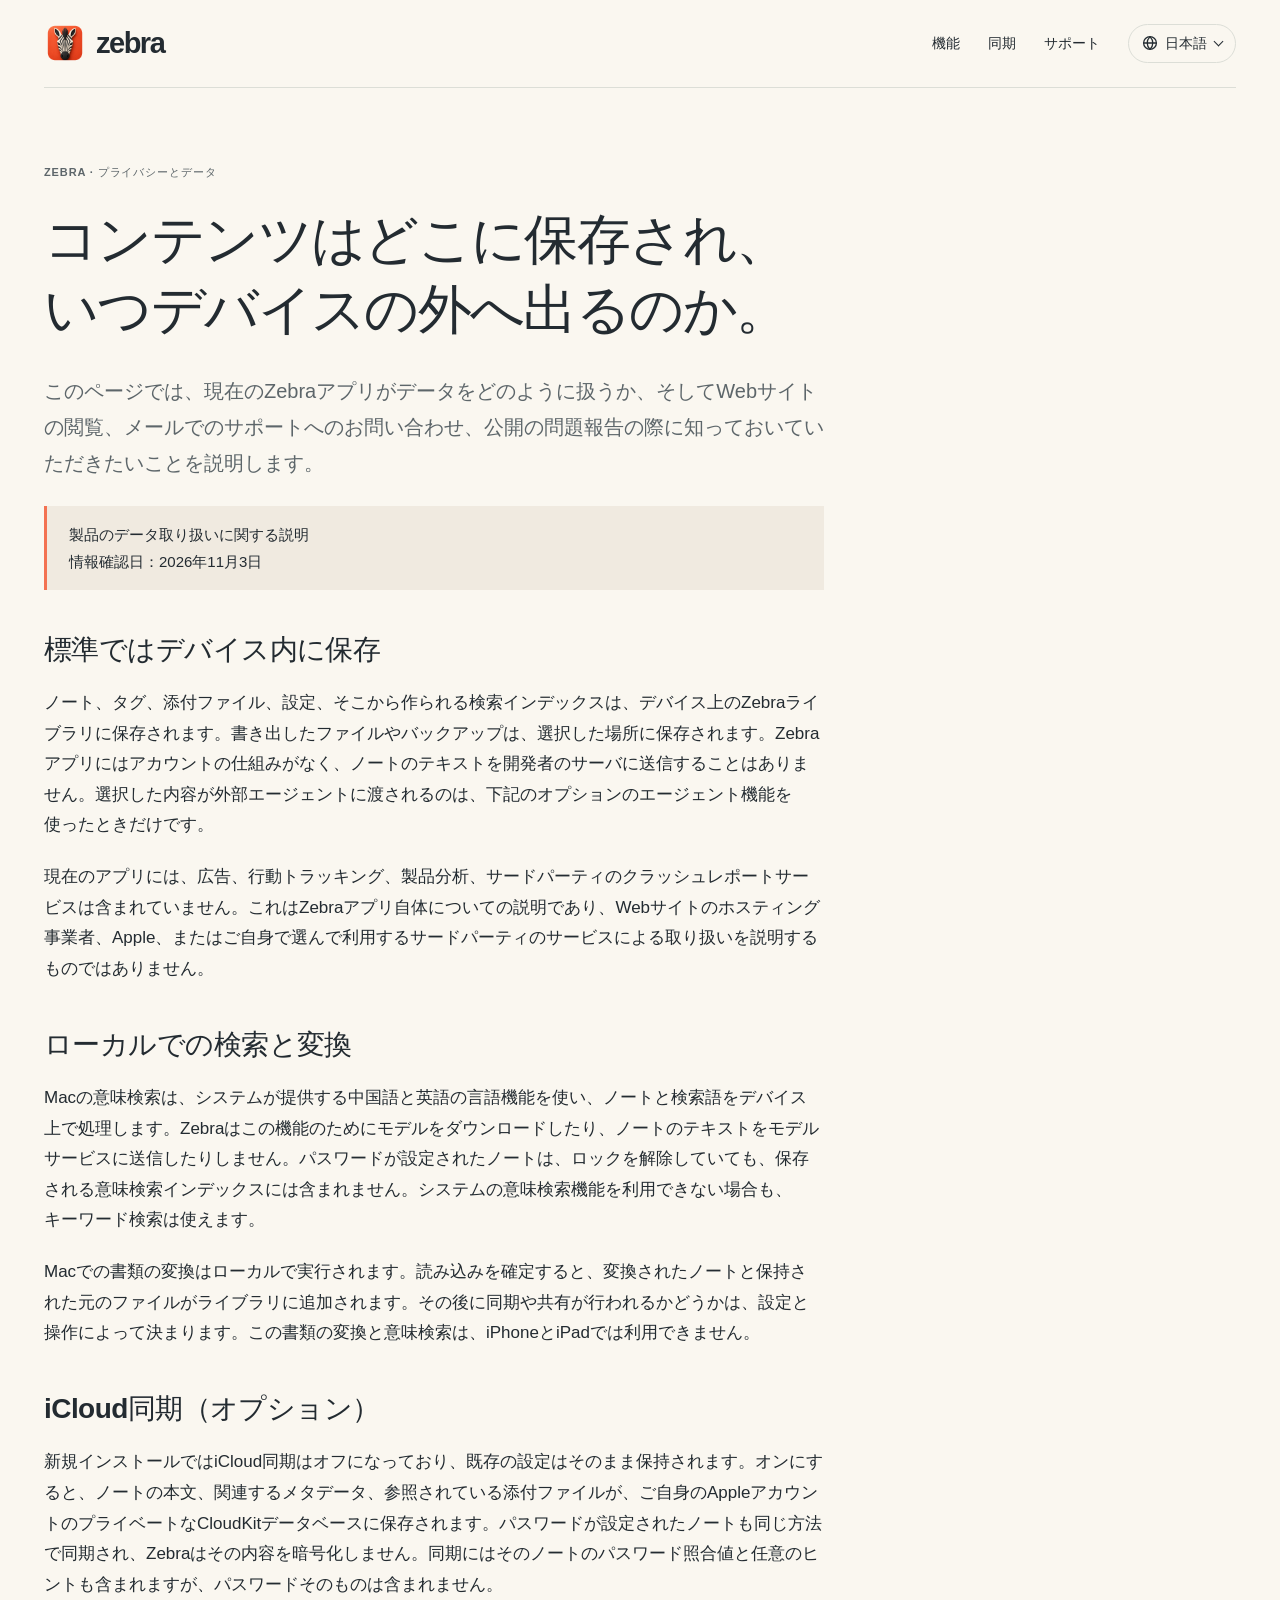
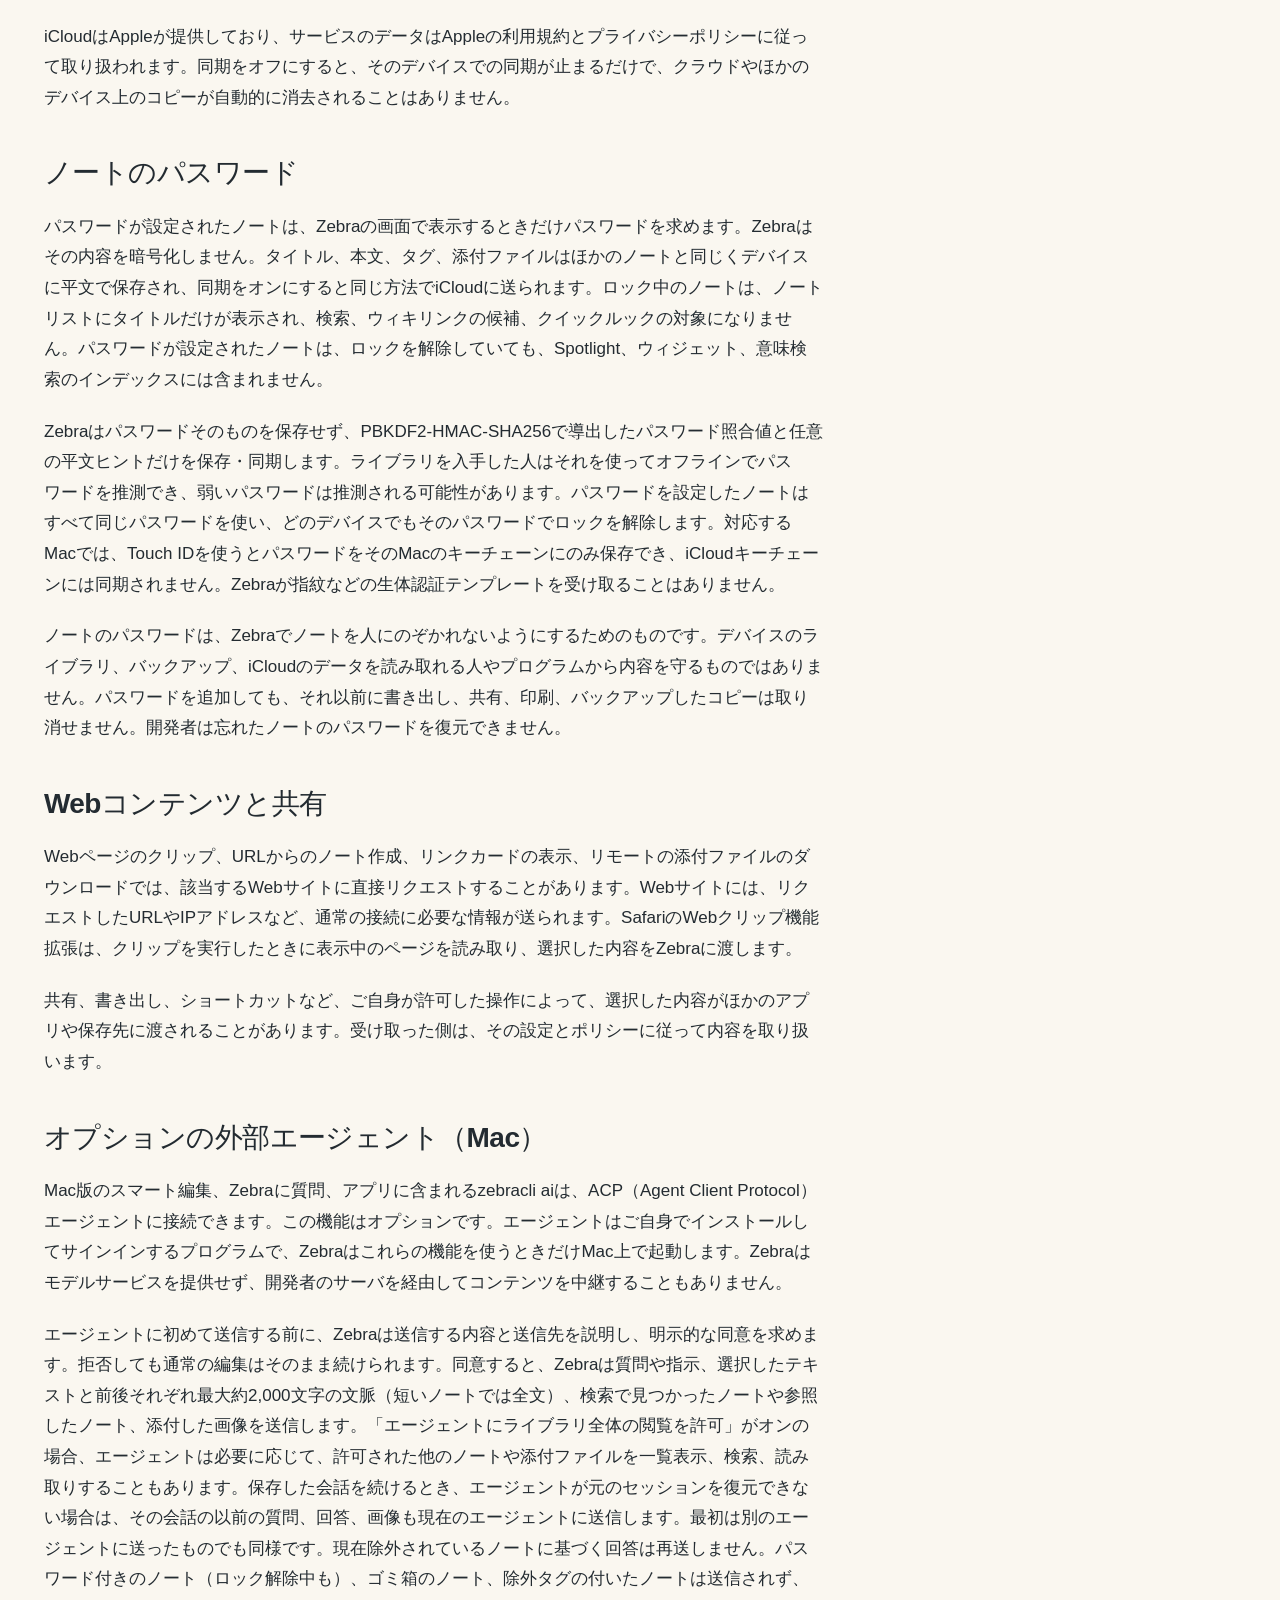
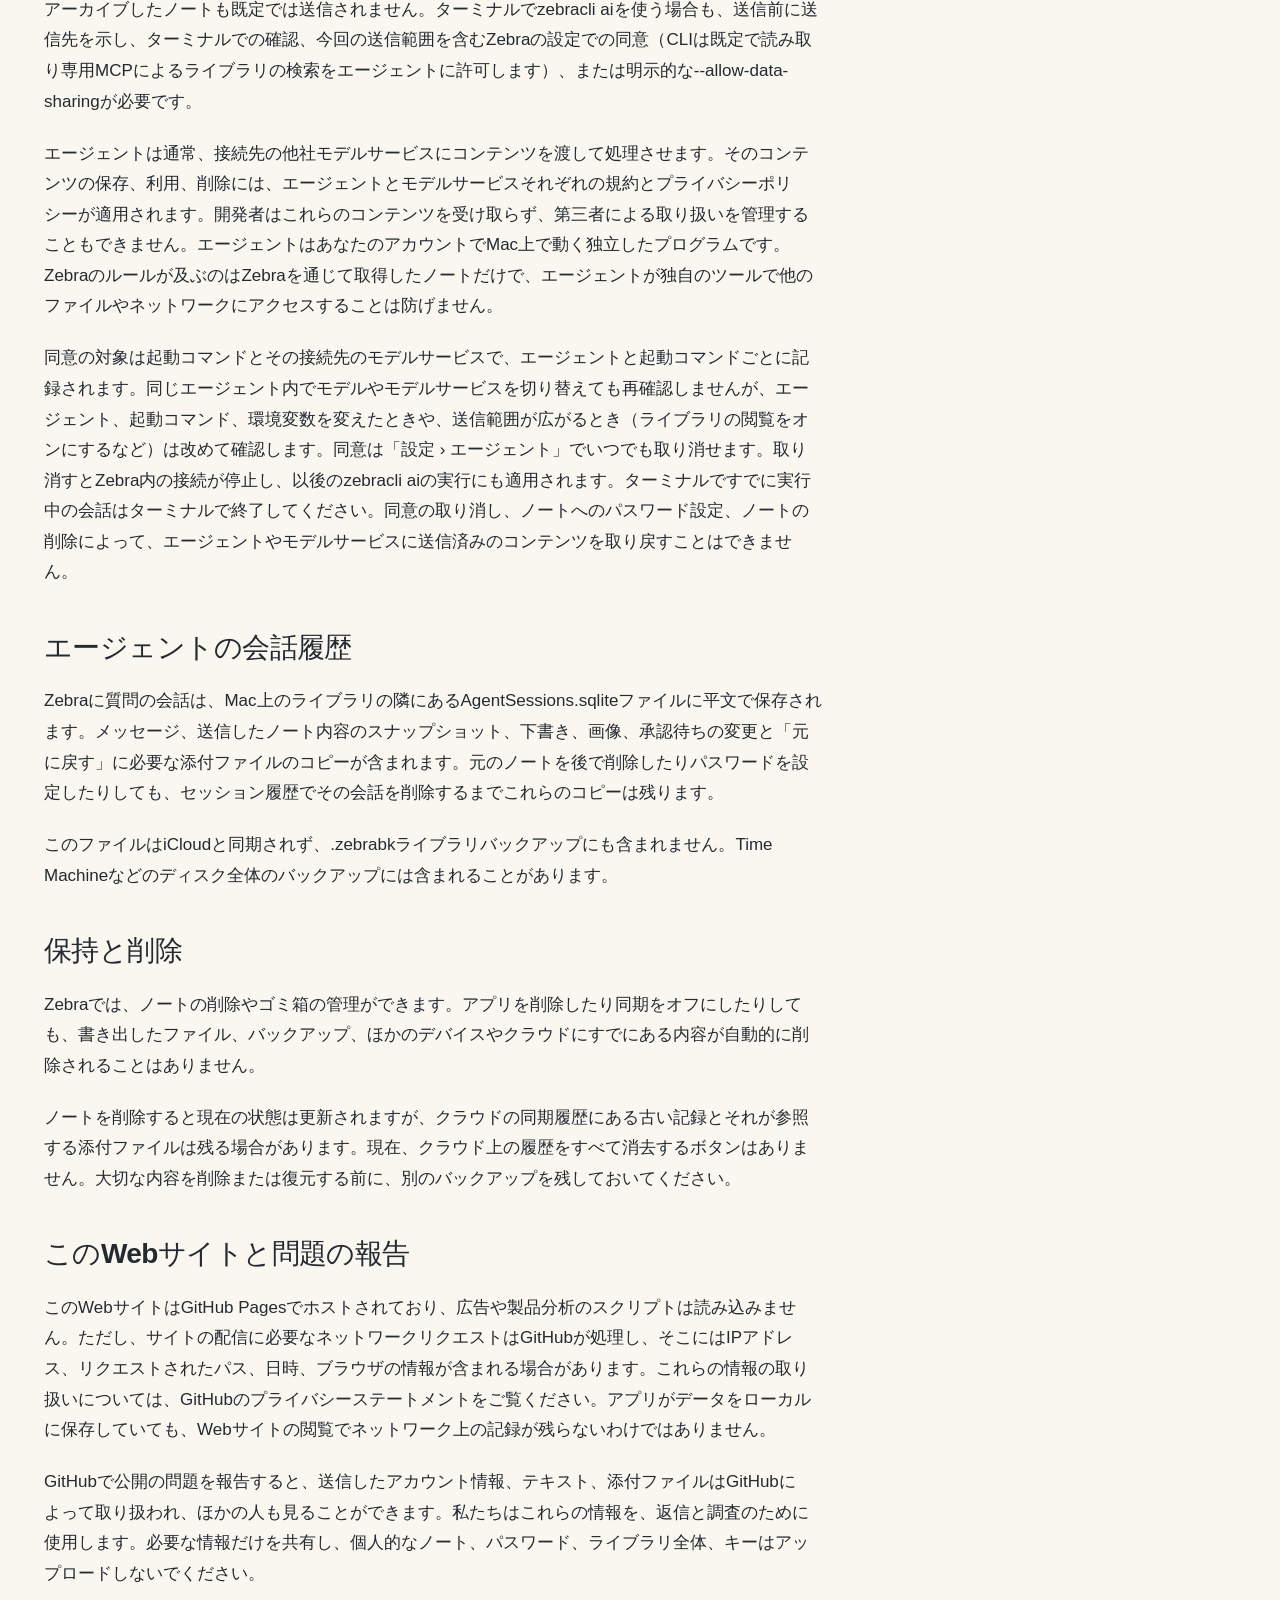
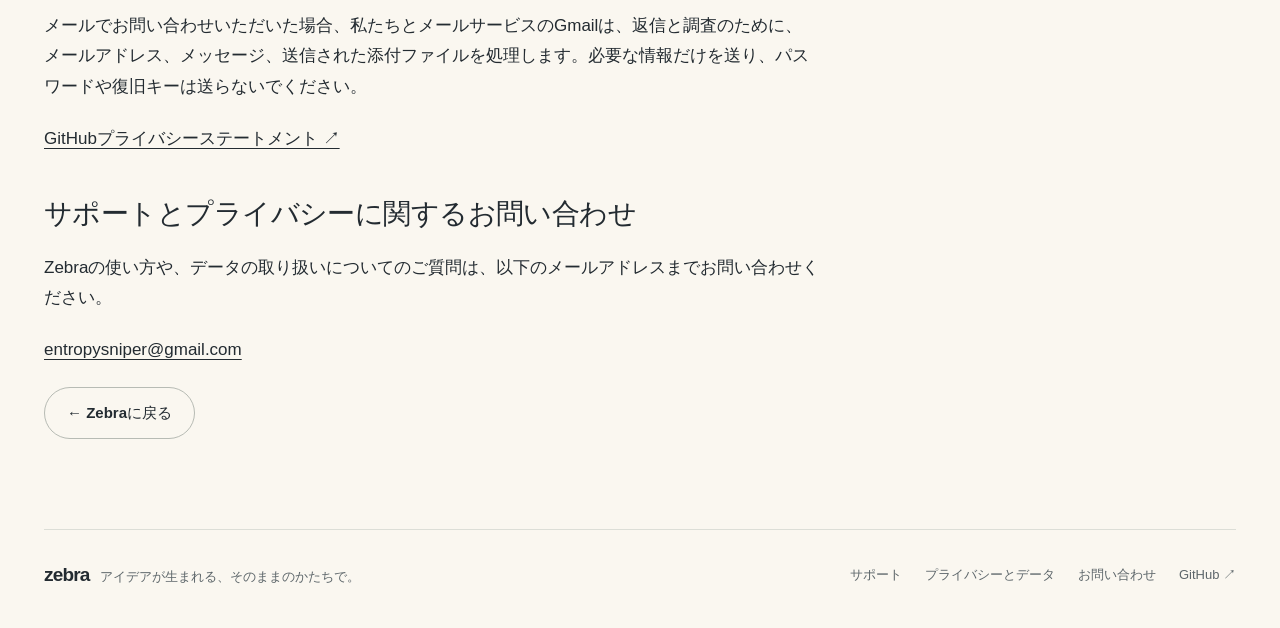
<file: ja/privacy.html>
<!doctype html>
<html lang="ja"><head><meta charset="utf-8"><meta name="viewport" content="width=device-width, initial-scale=1"><meta name="color-scheme" content="light"><meta name="theme-color" content="#faf7f0"><meta name="referrer" content="strict-origin-when-cross-origin"><meta http-equiv="Content-Security-Policy" content="default-src 'self'; script-src 'self'; style-src 'self'; img-src 'self'; connect-src 'none'; object-src 'none'; base-uri 'self'; form-action 'none'">
<title>プライバシーとデータ — Zebra</title><meta name="description" content="Markdownを器に、知識をローカルに蓄積。Macで選んだAgentを接続し、資料への質問、執筆、スライド作成と発表へ進めます。"><link rel="canonical" href="https://entropysniper-app.github.io/zebra.app/ja/privacy.html"><link rel="alternate" hreflang="en" href="https://entropysniper-app.github.io/zebra.app/privacy.html"><link rel="alternate" hreflang="zh-Hans" href="https://entropysniper-app.github.io/zebra.app/zh/privacy.html"><link rel="alternate" hreflang="ja" href="https://entropysniper-app.github.io/zebra.app/ja/privacy.html"><link rel="alternate" hreflang="fr" href="https://entropysniper-app.github.io/zebra.app/fr/privacy.html"><link rel="alternate" hreflang="x-default" href="https://entropysniper-app.github.io/zebra.app/privacy.html"><meta property="og:type" content="website"><meta property="og:title" content="プライバシーとデータ — Zebra"><meta property="og:description" content="Markdownを器に、知識をローカルに蓄積。Macで選んだAgentを接続し、資料への質問、執筆、スライド作成と発表へ進めます。"><meta property="og:url" content="https://entropysniper-app.github.io/zebra.app/ja/privacy.html"><meta property="og:image" content="https://entropysniper-app.github.io/zebra.app/assets/images/macos/ja/01-write-large.webp?v=d34f5720dfb3"><meta property="og:locale" content="ja_JP"><meta property="og:locale:alternate" content="en_US"><meta property="og:locale:alternate" content="zh_CN"><meta property="og:locale:alternate" content="fr_FR"><meta name="twitter:card" content="summary_large_image"><link rel="icon" href="../assets/images/icon.png"><link rel="apple-touch-icon" sizes="180x180" href="../assets/images/apple-touch-icon.png"><link rel="stylesheet" href="../assets/site.css"><script defer src="../assets/site.js"></script></head><body>
<a class="skip-link" href="#main">本文へスキップ</a><div class="container"><header class="site-header"><a class="brand" href="index.html" aria-label="Zebra ホーム"><img src="../assets/images/icon.png" width="42" height="42" alt="">zebra</a><nav class="site-nav" aria-label="メインナビゲーション"><a class="nav-extra" href="index.html#explore">機能</a><a class="nav-extra" href="index.html#sync">同期</a><a href="index.html#support">サポート</a><details class="language-menu"><summary><svg class="globe" aria-hidden="true" focusable="false" viewBox="0 0 16 16" width="16" height="16" fill="none" stroke="currentColor" stroke-width="1.3"><circle cx="8" cy="8" r="6.4"/><path d="M1.6 8h12.8M8 1.6c1.9 2 2.8 4.1 2.8 6.4S9.9 12.4 8 14.4M8 1.6C6.1 3.6 5.2 5.7 5.2 8s.9 4.4 2.8 6.4"/></svg><span class="visually-hidden">言語： </span><span lang="ja">日本語</span></summary><ul class="language-list"><li><a href="../privacy.html" lang="en" hreflang="en">English</a></li><li><a href="../zh/privacy.html" lang="zh-Hans" hreflang="zh-Hans">简体中文</a></li><li><a href="../fr/privacy.html" lang="fr" hreflang="fr">Français</a></li></ul></details></nav></header><main id="main" class="document"><p class="eyebrow">Zebra · プライバシーとデータ</p><h1>コンテンツはどこに保存され、いつデバイスの外へ出るのか。</h1><p class="lead">このページでは、現在のZebraアプリがデータをどのように扱うか、そしてWebサイトの閲覧、メールでのサポートへのお問い合わせ、公開の問題報告の際に知っておいていただきたいことを説明します。</p><p class="notice">製品のデータ取り扱いに関する説明<br>情報確認日：2026年11月3日</p><section id="local"><h2>標準ではデバイス内に保存</h2><p>ノート、タグ、添付ファイル、設定、そこから作られる検索インデックスは、デバイス上のZebraライブラリに保存されます。書き出したファイルやバックアップは、選択した場所に保存されます。Zebraアプリにはアカウントの仕組みがなく、ノートのテキストを開発者のサーバに送信することはありません。選択した内容が外部エージェントに渡されるのは、下記のオプションのエージェント機能を使ったときだけです。</p><p>現在のアプリには、広告、行動トラッキング、製品分析、サードパーティのクラッシュレポートサービスは含まれていません。これはZebraアプリ自体についての説明であり、Webサイトのホスティング事業者、Apple、またはご自身で選んで利用するサードパーティのサービスによる取り扱いを説明するものではありません。</p></section><section id="local-processing"><h2>ローカルでの検索と変換</h2><p>Macの意味検索は、システムが提供する中国語と英語の言語機能を使い、ノートと検索語をデバイス上で処理します。Zebraはこの機能のためにモデルをダウンロードしたり、ノートのテキストをモデルサービスに送信したりしません。パスワードが設定されたノートは、ロックを解除していても、保存される意味検索インデックスには含まれません。システムの意味検索機能を利用できない場合も、キーワード検索は使えます。</p><p>Macでの書類の変換はローカルで実行されます。読み込みを確定すると、変換されたノートと保持された元のファイルがライブラリに追加されます。その後に同期や共有が行われるかどうかは、設定と操作によって決まります。この書類の変換と意味検索は、iPhoneとiPadでは利用できません。</p></section><section id="icloud"><h2>iCloud同期（オプション）</h2><p>新規インストールではiCloud同期はオフになっており、既存の設定はそのまま保持されます。オンにすると、ノートの本文、関連するメタデータ、参照されている添付ファイルが、ご自身のAppleアカウントのプライベートなCloudKitデータベースに保存されます。パスワードが設定されたノートも同じ方法で同期され、Zebraはその内容を暗号化しません。同期にはそのノートのパスワード照合値と任意のヒントも含まれますが、パスワードそのものは含まれません。</p><p>iCloudはAppleが提供しており、サービスのデータはAppleの利用規約とプライバシーポリシーに従って取り扱われます。同期をオフにすると、そのデバイスでの同期が止まるだけで、クラウドやほかのデバイス上のコピーが自動的に消去されることはありません。</p></section><section id="note-password"><h2>ノートのパスワード</h2><p>パスワードが設定されたノートは、Zebraの画面で表示するときだけパスワードを求めます。Zebraはその内容を暗号化しません。タイトル、本文、タグ、添付ファイルはほかのノートと同じくデバイスに平文で保存され、同期をオンにすると同じ方法でiCloudに送られます。ロック中のノートは、ノートリストにタイトルだけが表示され、検索、ウィキリンクの候補、クイックルックの対象になりません。パスワードが設定されたノートは、ロックを解除していても、Spotlight、ウィジェット、意味検索のインデックスには含まれません。</p><p>Zebraはパスワードそのものを保存せず、PBKDF2-HMAC-SHA256で導出したパスワード照合値と任意の平文ヒントだけを保存・同期します。ライブラリを入手した人はそれを使ってオフラインでパスワードを推測でき、弱いパスワードは推測される可能性があります。パスワードを設定したノートはすべて同じパスワードを使い、どのデバイスでもそのパスワードでロックを解除します。対応するMacでは、Touch IDを使うとパスワードをそのMacのキーチェーンにのみ保存でき、iCloudキーチェーンには同期されません。Zebraが指紋などの生体認証テンプレートを受け取ることはありません。</p><p>ノートのパスワードは、Zebraでノートを人にのぞかれないようにするためのものです。デバイスのライブラリ、バックアップ、iCloudのデータを読み取れる人やプログラムから内容を守るものではありません。パスワードを追加しても、それ以前に書き出し、共有、印刷、バックアップしたコピーは取り消せません。開発者は忘れたノートのパスワードを復元できません。</p></section><section id="web-and-sharing"><h2>Webコンテンツと共有</h2><p>Webページのクリップ、URLからのノート作成、リンクカードの表示、リモートの添付ファイルのダウンロードでは、該当するWebサイトに直接リクエストすることがあります。Webサイトには、リクエストしたURLやIPアドレスなど、通常の接続に必要な情報が送られます。SafariのWebクリップ機能拡張は、クリップを実行したときに表示中のページを読み取り、選択した内容をZebraに渡します。</p><p>共有、書き出し、ショートカットなど、ご自身が許可した操作によって、選択した内容がほかのアプリや保存先に渡されることがあります。受け取った側は、その設定とポリシーに従って内容を取り扱います。</p></section><section id="agents"><h2>オプションの外部エージェント（Mac）</h2><p>Mac版のスマート編集、Zebraに質問、アプリに含まれるzebracli aiは、ACP（Agent Client Protocol）エージェントに接続できます。この機能はオプションです。エージェントはご自身でインストールしてサインインするプログラムで、Zebraはこれらの機能を使うときだけMac上で起動します。Zebraはモデルサービスを提供せず、開発者のサーバを経由してコンテンツを中継することもありません。</p><p>エージェントに初めて送信する前に、Zebraは送信する内容と送信先を説明し、明示的な同意を求めます。拒否しても通常の編集はそのまま続けられます。同意すると、Zebraは質問や指示、選択したテキストと前後それぞれ最大約2,000文字の文脈（短いノートでは全文）、検索で見つかったノートや参照したノート、添付した画像を送信します。「エージェントにライブラリ全体の閲覧を許可」がオンの場合、エージェントは必要に応じて、許可された他のノートや添付ファイルを一覧表示、検索、読み取りすることもあります。保存した会話を続けるとき、エージェントが元のセッションを復元できない場合は、その会話の以前の質問、回答、画像も現在のエージェントに送信します。最初は別のエージェントに送ったものでも同様です。現在除外されているノートに基づく回答は再送しません。パスワード付きのノート（ロック解除中も）、ゴミ箱のノート、除外タグの付いたノートは送信されず、アーカイブしたノートも既定では送信されません。ターミナルでzebracli aiを使う場合も、送信前に送信先を示し、ターミナルでの確認、今回の送信範囲を含むZebraの設定での同意（CLIは既定で読み取り専用MCPによるライブラリの検索をエージェントに許可します）、または明示的な--allow-data-sharingが必要です。</p><p>エージェントは通常、接続先の他社モデルサービスにコンテンツを渡して処理させます。そのコンテンツの保存、利用、削除には、エージェントとモデルサービスそれぞれの規約とプライバシーポリシーが適用されます。開発者はこれらのコンテンツを受け取らず、第三者による取り扱いを管理することもできません。エージェントはあなたのアカウントでMac上で動く独立したプログラムです。Zebraのルールが及ぶのはZebraを通じて取得したノートだけで、エージェントが独自のツールで他のファイルやネットワークにアクセスすることは防げません。</p><p>同意の対象は起動コマンドとその接続先のモデルサービスで、エージェントと起動コマンドごとに記録されます。同じエージェント内でモデルやモデルサービスを切り替えても再確認しませんが、エージェント、起動コマンド、環境変数を変えたときや、送信範囲が広がるとき（ライブラリの閲覧をオンにするなど）は改めて確認します。同意は「設定 › エージェント」でいつでも取り消せます。取り消すとZebra内の接続が停止し、以後のzebracli aiの実行にも適用されます。ターミナルですでに実行中の会話はターミナルで終了してください。同意の取り消し、ノートへのパスワード設定、ノートの削除によって、エージェントやモデルサービスに送信済みのコンテンツを取り戻すことはできません。</p></section><section id="agent-history"><h2>エージェントの会話履歴</h2><p>Zebraに質問の会話は、Mac上のライブラリの隣にあるAgentSessions.sqliteファイルに平文で保存されます。メッセージ、送信したノート内容のスナップショット、下書き、画像、承認待ちの変更と「元に戻す」に必要な添付ファイルのコピーが含まれます。元のノートを後で削除したりパスワードを設定したりしても、セッション履歴でその会話を削除するまでこれらのコピーは残ります。</p><p>このファイルはiCloudと同期されず、.zebrabkライブラリバックアップにも含まれません。Time Machineなどのディスク全体のバックアップには含まれることがあります。</p></section><section id="retention"><h2>保持と削除</h2><p>Zebraでは、ノートの削除やゴミ箱の管理ができます。アプリを削除したり同期をオフにしたりしても、書き出したファイル、バックアップ、ほかのデバイスやクラウドにすでにある内容が自動的に削除されることはありません。</p><p>ノートを削除すると現在の状態は更新されますが、クラウドの同期履歴にある古い記録とそれが参照する添付ファイルは残る場合があります。現在、クラウド上の履歴をすべて消去するボタンはありません。大切な内容を削除または復元する前に、別のバックアップを残しておいてください。</p></section><section id="website-support"><h2>このWebサイトと問題の報告</h2><p>このWebサイトはGitHub Pagesでホストされており、広告や製品分析のスクリプトは読み込みません。ただし、サイトの配信に必要なネットワークリクエストはGitHubが処理し、そこにはIPアドレス、リクエストされたパス、日時、ブラウザの情報が含まれる場合があります。これらの情報の取り扱いについては、GitHubのプライバシーステートメントをご覧ください。アプリがデータをローカルに保存していても、Webサイトの閲覧でネットワーク上の記録が残らないわけではありません。</p><p>GitHubで公開の問題を報告すると、送信したアカウント情報、テキスト、添付ファイルはGitHubによって取り扱われ、ほかの人も見ることができます。私たちはこれらの情報を、返信と調査のために使用します。必要な情報だけを共有し、個人的なノート、パスワード、ライブラリ全体、キーはアップロードしないでください。</p><p>メールでお問い合わせいただいた場合、私たちとメールサービスのGmailは、返信と調査のために、メールアドレス、メッセージ、送信された添付ファイルを処理します。必要な情報だけを送り、パスワードや復旧キーは送らないでください。</p></section><p><a href="https://docs.github.com/en/site-policy/privacy-policies/github-general-privacy-statement">GitHubプライバシーステートメント ↗</a></p><section id="privacy-contact"><h2>サポートとプライバシーに関するお問い合わせ</h2><p>Zebraの使い方や、データの取り扱いについてのご質問は、以下のメールアドレスまでお問い合わせください。</p><p><a href="mailto:entropysniper@gmail.com">entropysniper@gmail.com</a></p></section><a class="button secondary" href="index.html">← Zebraに戻る</a></main><footer class="site-footer"><div><span class="footer-brand">zebra</span> &nbsp; アイデアが生まれる、そのままのかたちで。</div><nav class="footer-links" aria-label="フッターナビゲーション"><a href="index.html#support">サポート</a><a href="privacy.html">プライバシーとデータ</a><a href="mailto:entropysniper@gmail.com">お問い合わせ</a><a href="https://github.com/entropysniper-app/zebra.app">GitHub ↗</a></nav></footer></div></body></html>
</file>
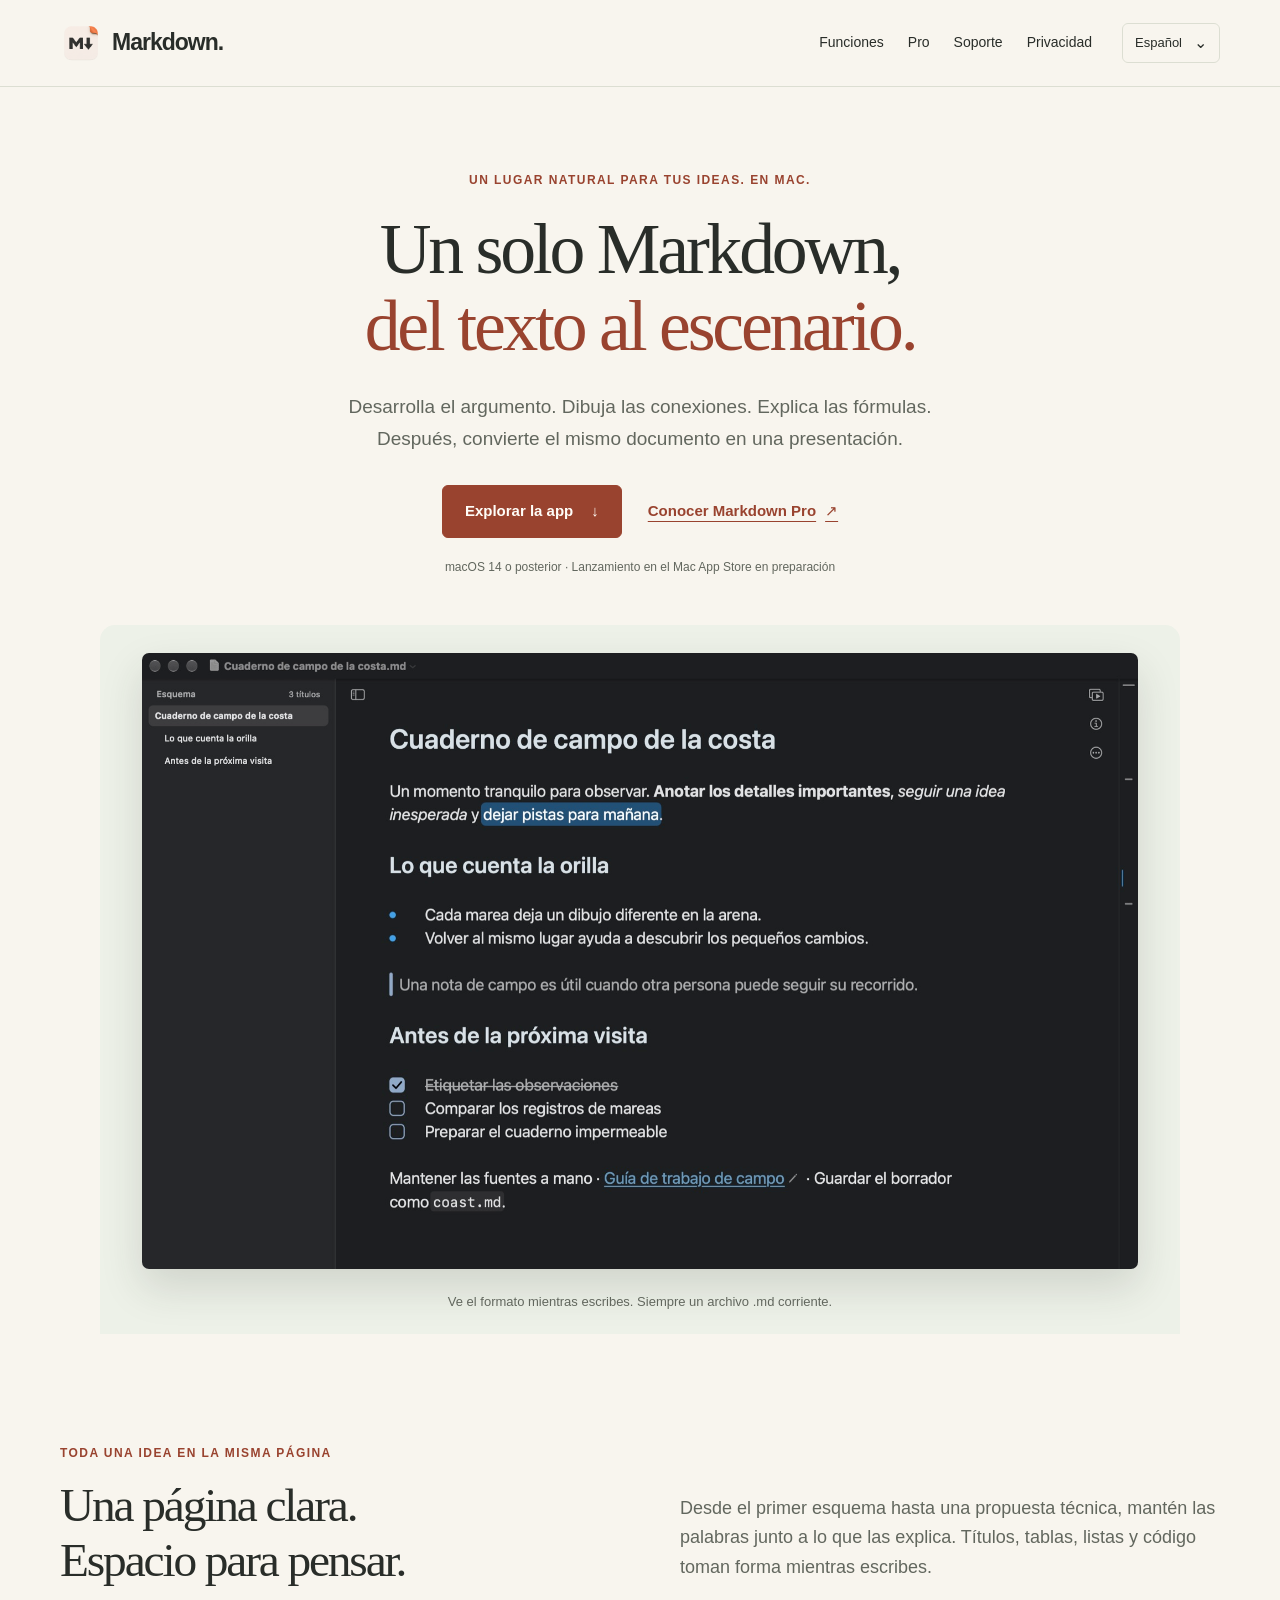
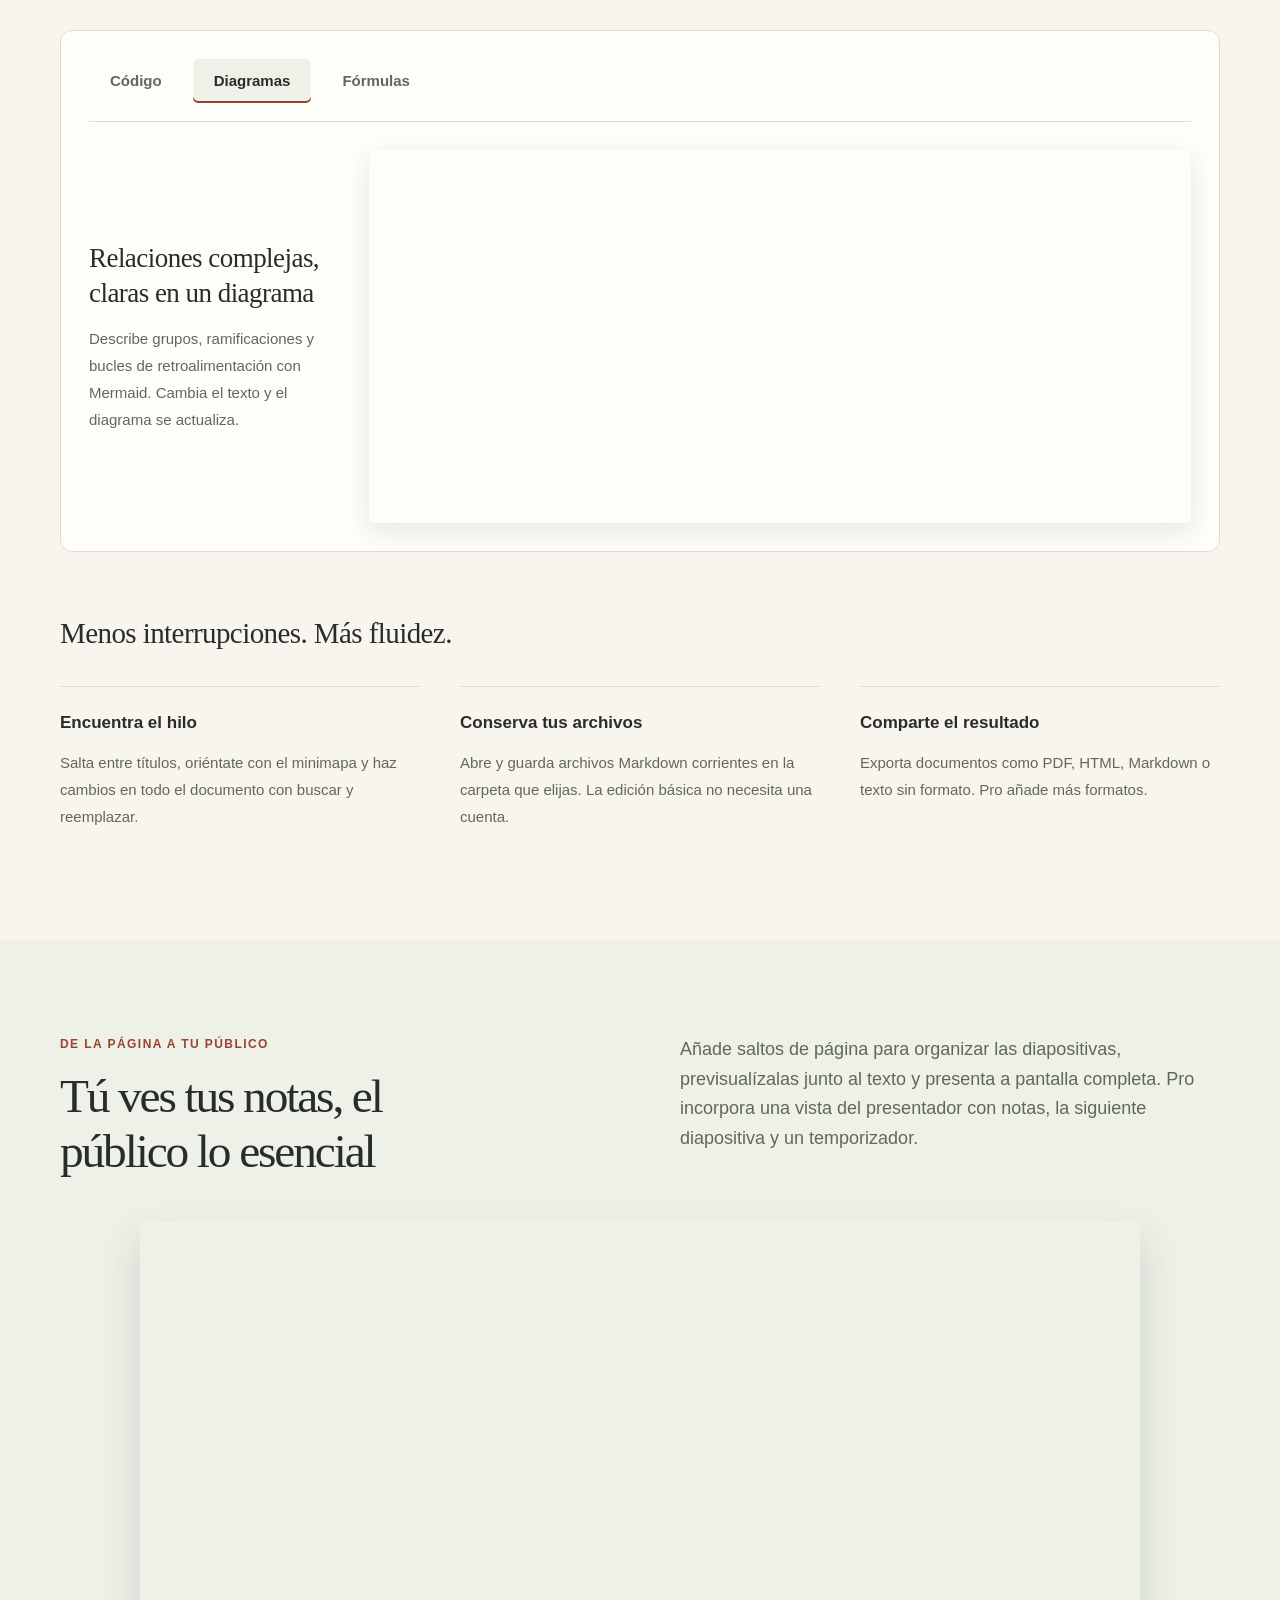
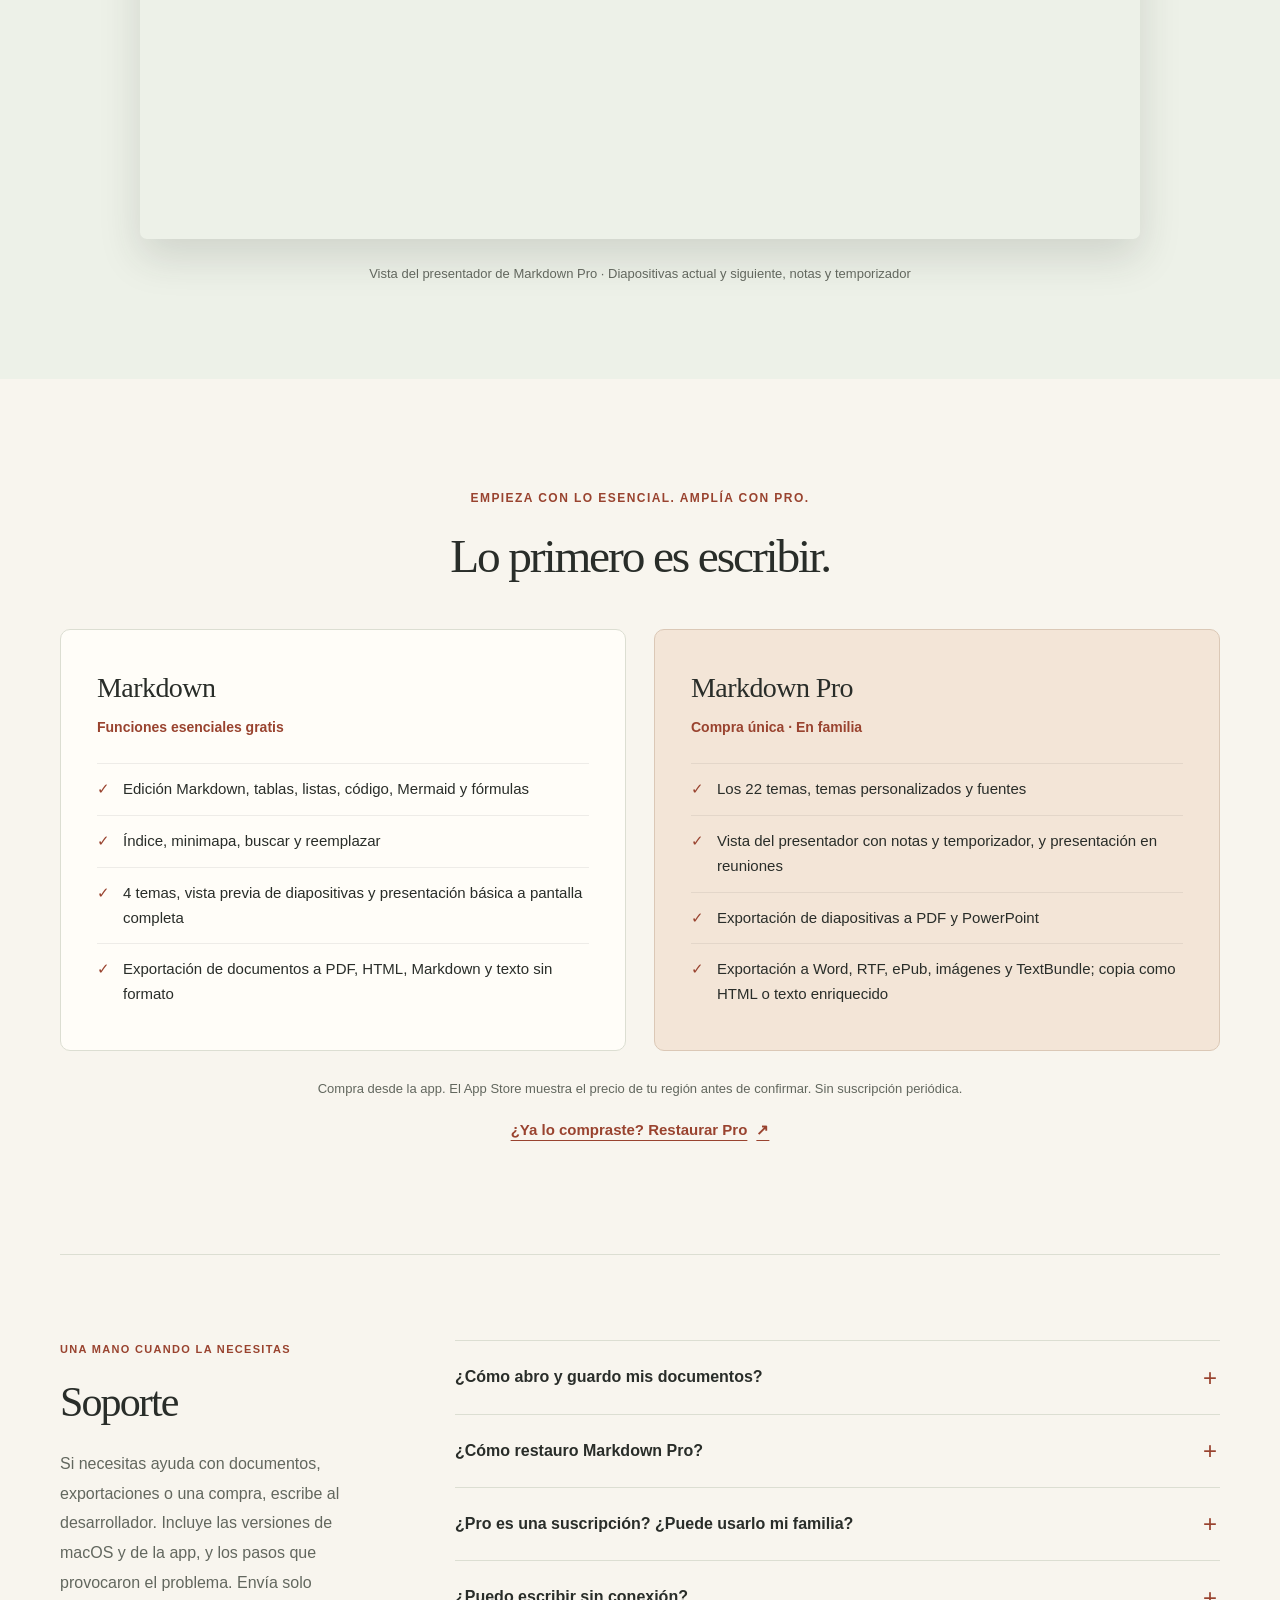
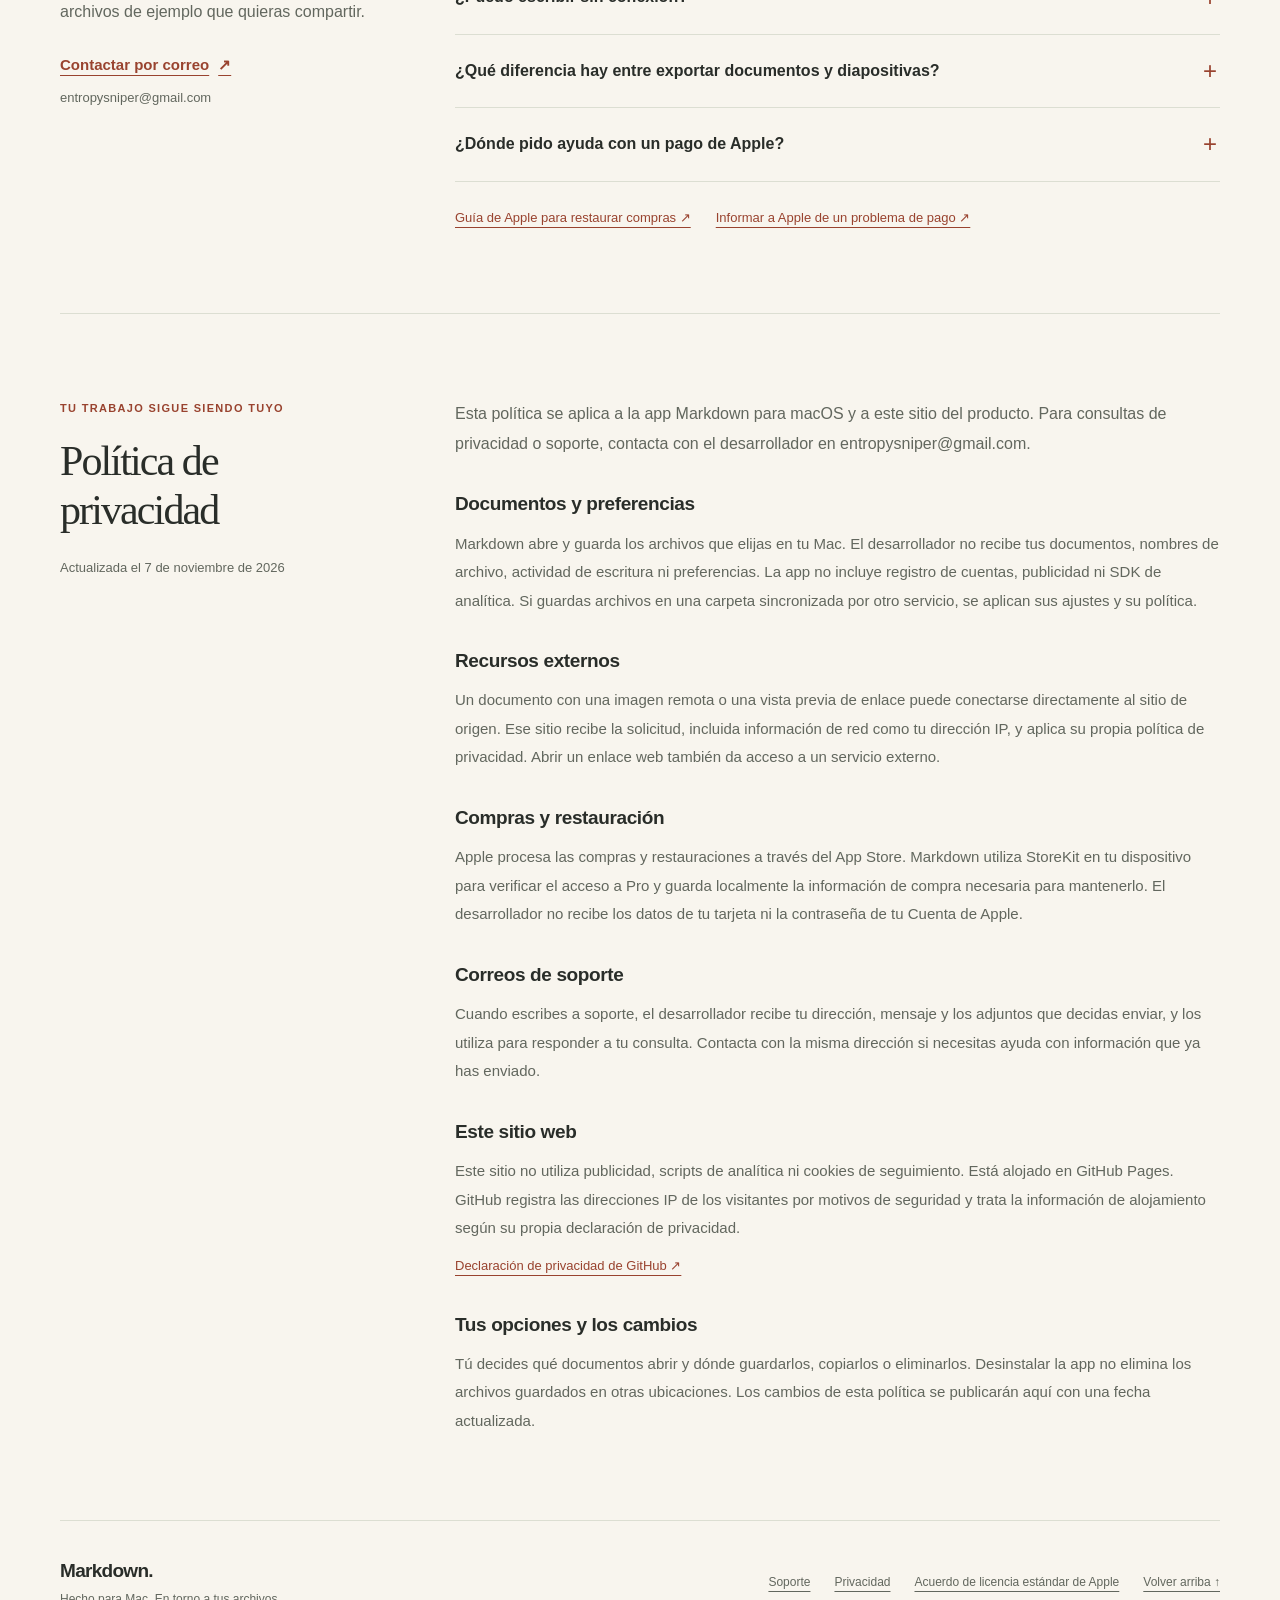
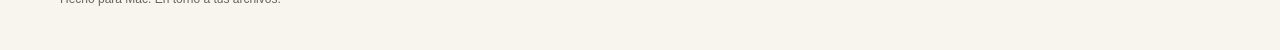
<file: markdown/es-ES.html>
<!doctype html>
<html lang="es">
<head>
<meta charset="utf-8">
<meta name="viewport" content="width=device-width,initial-scale=1">
<meta http-equiv="Content-Security-Policy" content="default-src 'self'; img-src 'self'; script-src 'self'; style-src 'self'; connect-src 'none'; font-src 'self'; object-src 'none'; base-uri 'none'; form-action 'none'">
<meta name="referrer" content="strict-origin-when-cross-origin">
<meta name="theme-color" content="#f8f5ee">
<title>Markdown. — Del documento al escenario, en Mac</title>
<meta name="description" content="Escribe, crea diagramas, desarrolla fórmulas y presenta en un mismo archivo Markdown. Descubre las funciones, Pro, soporte y privacidad.">
<link rel="canonical" href="https://entropysniper-app.github.io/zebra.app/markdown/es-ES.html">
<link rel="alternate" hreflang="en" href="https://entropysniper-app.github.io/zebra.app/markdown/">
<link rel="alternate" hreflang="zh-Hans" href="https://entropysniper-app.github.io/zebra.app/markdown/zh-Hans.html">
<link rel="alternate" hreflang="ja" href="https://entropysniper-app.github.io/zebra.app/markdown/ja.html">
<link rel="alternate" hreflang="fr" href="https://entropysniper-app.github.io/zebra.app/markdown/fr-FR.html">
<link rel="alternate" hreflang="es" href="https://entropysniper-app.github.io/zebra.app/markdown/es-ES.html">
<link rel="alternate" hreflang="x-default" href="https://entropysniper-app.github.io/zebra.app/markdown/">
<meta property="og:type" content="website">
<meta property="og:title" content="Markdown. — Del documento al escenario, en Mac">
<meta property="og:description" content="Escribe, crea diagramas, desarrolla fórmulas y presenta en un mismo archivo Markdown. Descubre las funciones, Pro, soporte y privacidad.">
<meta property="og:url" content="https://entropysniper-app.github.io/zebra.app/markdown/es-ES.html">
<meta property="og:image" content="https://entropysniper-app.github.io/zebra.app/markdown/images/es-ES/writing-1800.jpg">
<link rel="icon" href="icon.png" type="image/png">
<link rel="stylesheet" href="site.css?v=e9f6ac28ae">
<script src="site.js?v=613ffa7902" defer></script>
</head>
<body id="top">
<a class="skip" href="#main">Ir al contenido</a>
<header class="site-header"><div class="wrap header-inner">
  <a class="brand" href="es-ES.html" aria-label="Markdown."><img src="icon.png" alt="" width="42" height="42">Markdown.</a>
  <nav class="primary-nav" aria-label="Markdown"><a href="#features">Funciones</a><a href="#pro">Pro</a><a href="#support">Soporte</a><a href="#privacy">Privacidad</a></nav>
  <details class="language"><summary aria-label="Elegir idioma">Español</summary><nav class="language-list" aria-label="Elegir idioma"><a href="index.html" lang="en" hreflang="en">English</a>
<a href="zh-Hans.html" lang="zh-Hans" hreflang="zh-Hans">简体中文</a>
<a href="ja.html" lang="ja" hreflang="ja">日本語</a>
<a href="fr-FR.html" lang="fr" hreflang="fr">Français</a>
<a href="es-ES.html" lang="es" hreflang="es" aria-current=page>Español</a></nav></details>
</div></header>
<main id="main">
<section class="hero wrap" aria-labelledby="hero-title">
  <p class="eyebrow">Un lugar natural para tus ideas. En Mac.</p>
  <h1 id="hero-title"><span>Un solo Markdown,</span><span>del texto al escenario.</span></h1>
  <p class="hero-body">Desarrolla el argumento. Dibuja las conexiones. Explica las fórmulas. Después, convierte el mismo documento en una presentación.</p>
  <div class="hero-actions"><a class="button" href="#features">Explorar la app<span class="arrow" aria-hidden="true">↓</span></a><a class="text-link" href="#pro">Conocer Markdown Pro<span class="arrow" aria-hidden="true">↗</span></a></div>
  <p class="availability">macOS 14 o posterior · Lanzamiento en el Mac App Store en preparación</p>
  <figure class="hero-stage"><a class="window-link" href="images/es-ES/writing-1800.jpg" aria-label="Ver captura a tamaño completo — Un solo Markdown, del documento al escenario"><img src="images/es-ES/writing-1800.jpg" srcset="images/es-ES/writing-720.jpg 720w, images/es-ES/writing-1800.jpg 1800w" sizes="(max-width:760px) 90vw, 1000px" width="2480" height="1534" alt="Un solo Markdown, del documento al escenario" fetchpriority="high" decoding="async"></a><figcaption>Ve el formato mientras escribes. Siempre un archivo .md corriente.</figcaption></figure>
</section>
<section class="section wrap" id="features" aria-labelledby="features-title">
  <div class="section-head"><div><p class="eyebrow">Toda una idea en la misma página</p><h2 id="features-title">Una página clara.<br>Espacio para pensar.</h2></div><p>Desde el primer esquema hasta una propuesta técnica, mantén las palabras junto a lo que las explica. Títulos, tablas, listas y código toman forma mientras escribes.</p></div>
  <div class="gallery" data-gallery><div class="gallery-tabs" role="tablist" aria-label="Explorar funciones del documento"><button type="button" role="tab" id="tab-code" aria-controls="panel-code" aria-selected="false">Código</button><button type="button" role="tab" id="tab-mermaid" aria-controls="panel-mermaid" aria-selected="true">Diagramas</button><button type="button" role="tab" id="tab-math" aria-controls="panel-math" aria-selected="false">Fórmulas</button></div><div class="demo-panel" role="tabpanel" id="panel-code" aria-labelledby="tab-code" tabindex="0"><div><h3>El código y su explicación, juntos</h3><p>Resaltado según el lenguaje y explicaciones junto al código. Propuestas técnicas, depuraciones y tutoriales, más fáciles de leer.</p></div><a class="window-link" href="images/es-ES/code-1800.jpg" aria-label="Ver captura a tamaño completo — El código y su explicación, juntos"><img src="images/es-ES/code-1800.jpg" srcset="images/es-ES/code-720.jpg 720w, images/es-ES/code-1800.jpg 1800w" sizes="(max-width:760px) 90vw, 1000px" width="2480" height="1534" alt="El código y su explicación, juntos" loading="lazy" decoding="async"></a></div><div class="demo-panel" role="tabpanel" id="panel-mermaid" aria-labelledby="tab-mermaid" tabindex="0"><div><h3>Relaciones complejas, claras en un diagrama</h3><p>Describe grupos, ramificaciones y bucles de retroalimentación con Mermaid. Cambia el texto y el diagrama se actualiza.</p></div><a class="window-link" href="images/es-ES/mermaid-1800.jpg" aria-label="Ver captura a tamaño completo — Relaciones complejas, claras en un diagrama"><img src="images/es-ES/mermaid-1800.jpg" srcset="images/es-ES/mermaid-720.jpg 720w, images/es-ES/mermaid-1800.jpg 1800w" sizes="(max-width:760px) 90vw, 1000px" width="2480" height="1534" alt="Relaciones complejas, claras en un diagrama" loading="lazy" decoding="async"></a></div><div class="demo-panel" role="tabpanel" id="panel-math" aria-labelledby="tab-math" tabindex="0"><div><h3>De una fórmula a todo un desarrollo</h3><p>Fórmulas en línea dentro de la frase y ecuaciones de varias líneas paso a paso. Matrices, integrales y desarrollos, nítidos.</p></div><a class="window-link" href="images/es-ES/math-1800.jpg" aria-label="Ver captura a tamaño completo — De una fórmula a todo un desarrollo"><img src="images/es-ES/math-1800.jpg" srcset="images/es-ES/math-720.jpg 720w, images/es-ES/math-1800.jpg 1800w" sizes="(max-width:760px) 90vw, 1000px" width="2480" height="1534" alt="De una fórmula a todo un desarrollo" loading="lazy" decoding="async"></a></div></div>
  <div class="essentials"><h3>Menos interrupciones. Más fluidez.</h3><div class="essentials-grid"><article class="essential"><h4>Encuentra el hilo</h4><p>Salta entre títulos, oriéntate con el minimapa y haz cambios en todo el documento con buscar y reemplazar.</p></article><article class="essential"><h4>Conserva tus archivos</h4><p>Abre y guarda archivos Markdown corrientes en la carpeta que elijas. La edición básica no necesita una cuenta.</p></article><article class="essential"><h4>Comparte el resultado</h4><p>Exporta documentos como PDF, HTML, Markdown o texto sin formato. Pro añade más formatos.</p></article></div></div>
</section>
<section class="section presenter-section" aria-labelledby="presenter-title"><div class="wrap">
  <div class="section-head"><div><p class="eyebrow">De la página a tu público</p><h2 id="presenter-title">Tú ves tus notas, el público lo esencial</h2></div><p>Añade saltos de página para organizar las diapositivas, previsualízalas junto al texto y presenta a pantalla completa. Pro incorpora una vista del presentador con notas, la siguiente diapositiva y un temporizador.</p></div>
  <figure><a class="window-link" href="images/es-ES/presenter-1800.jpg" aria-label="Ver captura a tamaño completo — Vista del presentador de Markdown Pro · Diapositivas actual y siguiente, notas y temporizador"><img src="images/es-ES/presenter-1800.jpg" srcset="images/es-ES/presenter-720.jpg 720w, images/es-ES/presenter-1800.jpg 1800w" sizes="(max-width:760px) 90vw, 1000px" width="2480" height="1534" alt="Vista del presentador de Markdown Pro · Diapositivas actual y siguiente, notas y temporizador" loading="lazy" decoding="async"></a><figcaption>Vista del presentador de Markdown Pro · Diapositivas actual y siguiente, notas y temporizador</figcaption></figure>
</div></section>
<section class="plans wrap" id="pro" aria-labelledby="pro-title">
  <p class="eyebrow">Empieza con lo esencial. Amplía con Pro.</p><h2 id="pro-title">Lo primero es escribir.</h2>
  <div class="plans-grid"><article class="plan"><h3>Markdown</h3><p class="plan-price">Funciones esenciales gratis</p><ul><li>Edición Markdown, tablas, listas, código, Mermaid y fórmulas</li><li>Índice, minimapa, buscar y reemplazar</li><li>4 temas, vista previa de diapositivas y presentación básica a pantalla completa</li><li>Exportación de documentos a PDF, HTML, Markdown y texto sin formato</li></ul></article>
  <article class="plan plan-pro"><h3>Markdown Pro</h3><p class="plan-price">Compra única · En familia</p><ul><li>Los 22 temas, temas personalizados y fuentes</li><li>Vista del presentador con notas y temporizador, y presentación en reuniones</li><li>Exportación de diapositivas a PDF y PowerPoint</li><li>Exportación a Word, RTF, ePub, imágenes y TextBundle; copia como HTML o texto enriquecido</li></ul></article></div>
  <p class="plan-footnote">Compra desde la app. El App Store muestra el precio de tu región antes de confirmar. Sin suscripción periódica.</p><p class="restore-link"><a class="text-link" href="#restore-purchases">¿Ya lo compraste? Restaurar Pro<span aria-hidden="true">↗</span></a></p>
</section>
<section class="document-section wrap" id="support" aria-labelledby="support-title">
  <header><p class="eyebrow">Una mano cuando la necesitas</p><h2 id="support-title">Soporte</h2><p class="section-description">Si necesitas ayuda con documentos, exportaciones o una compra, escribe al desarrollador. Incluye las versiones de macOS y de la app, y los pasos que provocaron el problema. Envía solo archivos de ejemplo que quieras compartir.</p><div class="support-contact"><a class="text-link" href="mailto:entropysniper@gmail.com?subject=Markdown%20Support">Contactar por correo<span aria-hidden="true">↗</span></a><p class="email-address">entropysniper@gmail.com</p></div></header>
  <div><details class="faq"><summary>¿Cómo abro y guardo mis documentos?</summary><p>Abre un archivo .md del Mac o crea uno nuevo en la app y guárdalo en la carpeta que elijas. Si no puedes acceder a una carpeta o un adjunto, comprueba su ubicación y concede acceso cuando macOS lo solicite. Mantén una copia de seguridad de los archivos importantes.</p></details><details class="faq" id=restore-purchases><summary>¿Cómo restauro Markdown Pro?</summary><p>Inicia sesión en el Mac App Store con la Cuenta de Apple que usaste para comprarlo. En Markdown, abre Ajustes → Pro y elige Restaurar compras. Conéctate a Internet y completa cualquier solicitud de inicio de sesión de Apple. Si sigues sin acceso, envía el mensaje de error a soporte.</p></details><details class="faq"><summary>¿Pro es una suscripción? ¿Puede usarlo mi familia?</summary><p>Markdown Pro es una compra única dentro de la app, no consumible y con En familia activado. Los familiares que cumplan los requisitos pueden usarla mediante los ajustes de En familia de Apple. El App Store muestra el precio y las condiciones antes del pago.</p></details><details class="faq"><summary>¿Puedo escribir sin conexión?</summary><p>La escritura local y el contenido guardado en el Mac funcionan sin conexión. Las imágenes remotas, vistas previas de enlaces, compras y restauraciones pueden necesitar Internet. Los archivos de otro servicio en la nube dependen de la disponibilidad de ese servicio.</p></details><details class="faq"><summary>¿Qué diferencia hay entre exportar documentos y diapositivas?</summary><p>Exportar un documento a PDF es gratis. Exportar una presentación a PDF o PowerPoint requiere Pro. Pro también añade Word, RTF, ePub, imágenes y TextBundle.</p></details><details class="faq"><summary>¿Dónde pido ayuda con un pago de Apple?</summary><p>Apple gestiona los pagos del App Store. Si no reconoces un cargo o quieres solicitar un reembolso, usa el servicio de Apple para informar de un problema. El desarrollador no puede ver los datos de tu tarjeta ni la contraseña de tu Cuenta de Apple.</p></details><nav class="support-links"><a href="https://support.apple.com/108096">Guía de Apple para restaurar compras ↗</a><a href="https://reportaproblem.apple.com/">Informar a Apple de un problema de pago ↗</a></nav></div>
</section>
<section class="document-section wrap" id="privacy" aria-labelledby="privacy-title">
  <header><p class="eyebrow">Tu trabajo sigue siendo tuyo</p><h2 id="privacy-title">Política de privacidad</h2><p class="privacy-date">Actualizada el 7 de noviembre de 2026</p></header>
  <div><p class="privacy-intro">Esta política se aplica a la app Markdown para macOS y a este sitio del producto. Para consultas de privacidad o soporte, contacta con el desarrollador en entropysniper@gmail.com.</p><section class="policy-block"><h3>Documentos y preferencias</h3><p>Markdown abre y guarda los archivos que elijas en tu Mac. El desarrollador no recibe tus documentos, nombres de archivo, actividad de escritura ni preferencias. La app no incluye registro de cuentas, publicidad ni SDK de analítica. Si guardas archivos en una carpeta sincronizada por otro servicio, se aplican sus ajustes y su política.</p></section><section class="policy-block"><h3>Recursos externos</h3><p>Un documento con una imagen remota o una vista previa de enlace puede conectarse directamente al sitio de origen. Ese sitio recibe la solicitud, incluida información de red como tu dirección IP, y aplica su propia política de privacidad. Abrir un enlace web también da acceso a un servicio externo.</p></section><section class="policy-block"><h3>Compras y restauración</h3><p>Apple procesa las compras y restauraciones a través del App Store. Markdown utiliza StoreKit en tu dispositivo para verificar el acceso a Pro y guarda localmente la información de compra necesaria para mantenerlo. El desarrollador no recibe los datos de tu tarjeta ni la contraseña de tu Cuenta de Apple.</p></section><section class="policy-block"><h3>Correos de soporte</h3><p>Cuando escribes a soporte, el desarrollador recibe tu dirección, mensaje y los adjuntos que decidas enviar, y los utiliza para responder a tu consulta. Contacta con la misma dirección si necesitas ayuda con información que ya has enviado.</p></section><section class="policy-block"><h3>Este sitio web</h3><p>Este sitio no utiliza publicidad, scripts de analítica ni cookies de seguimiento. Está alojado en GitHub Pages. GitHub registra las direcciones IP de los visitantes por motivos de seguridad y trata la información de alojamiento según su propia declaración de privacidad.</p><a href="https://docs.github.com/en/site-policy/privacy-policies/github-general-privacy-statement">Declaración de privacidad de GitHub ↗</a></section><section class="policy-block"><h3>Tus opciones y los cambios</h3><p>Tú decides qué documentos abrir y dónde guardarlos, copiarlos o eliminarlos. Desinstalar la app no elimina los archivos guardados en otras ubicaciones. Los cambios de esta política se publicarán aquí con una fecha actualizada.</p></section></div>
</section>
</main>
<footer class="site-footer wrap"><div class="footer-brand"><strong>Markdown.</strong><p>Hecho para Mac. En torno a tus archivos.</p></div><nav><a href="#support">Soporte</a><a href="#privacy">Privacidad</a><a href="https://www.apple.com/legal/internet-services/itunes/dev/stdeula/">Acuerdo de licencia estándar de Apple</a><a href="#top">Volver arriba ↑</a></nav></footer>
</body>
</html>
</file>
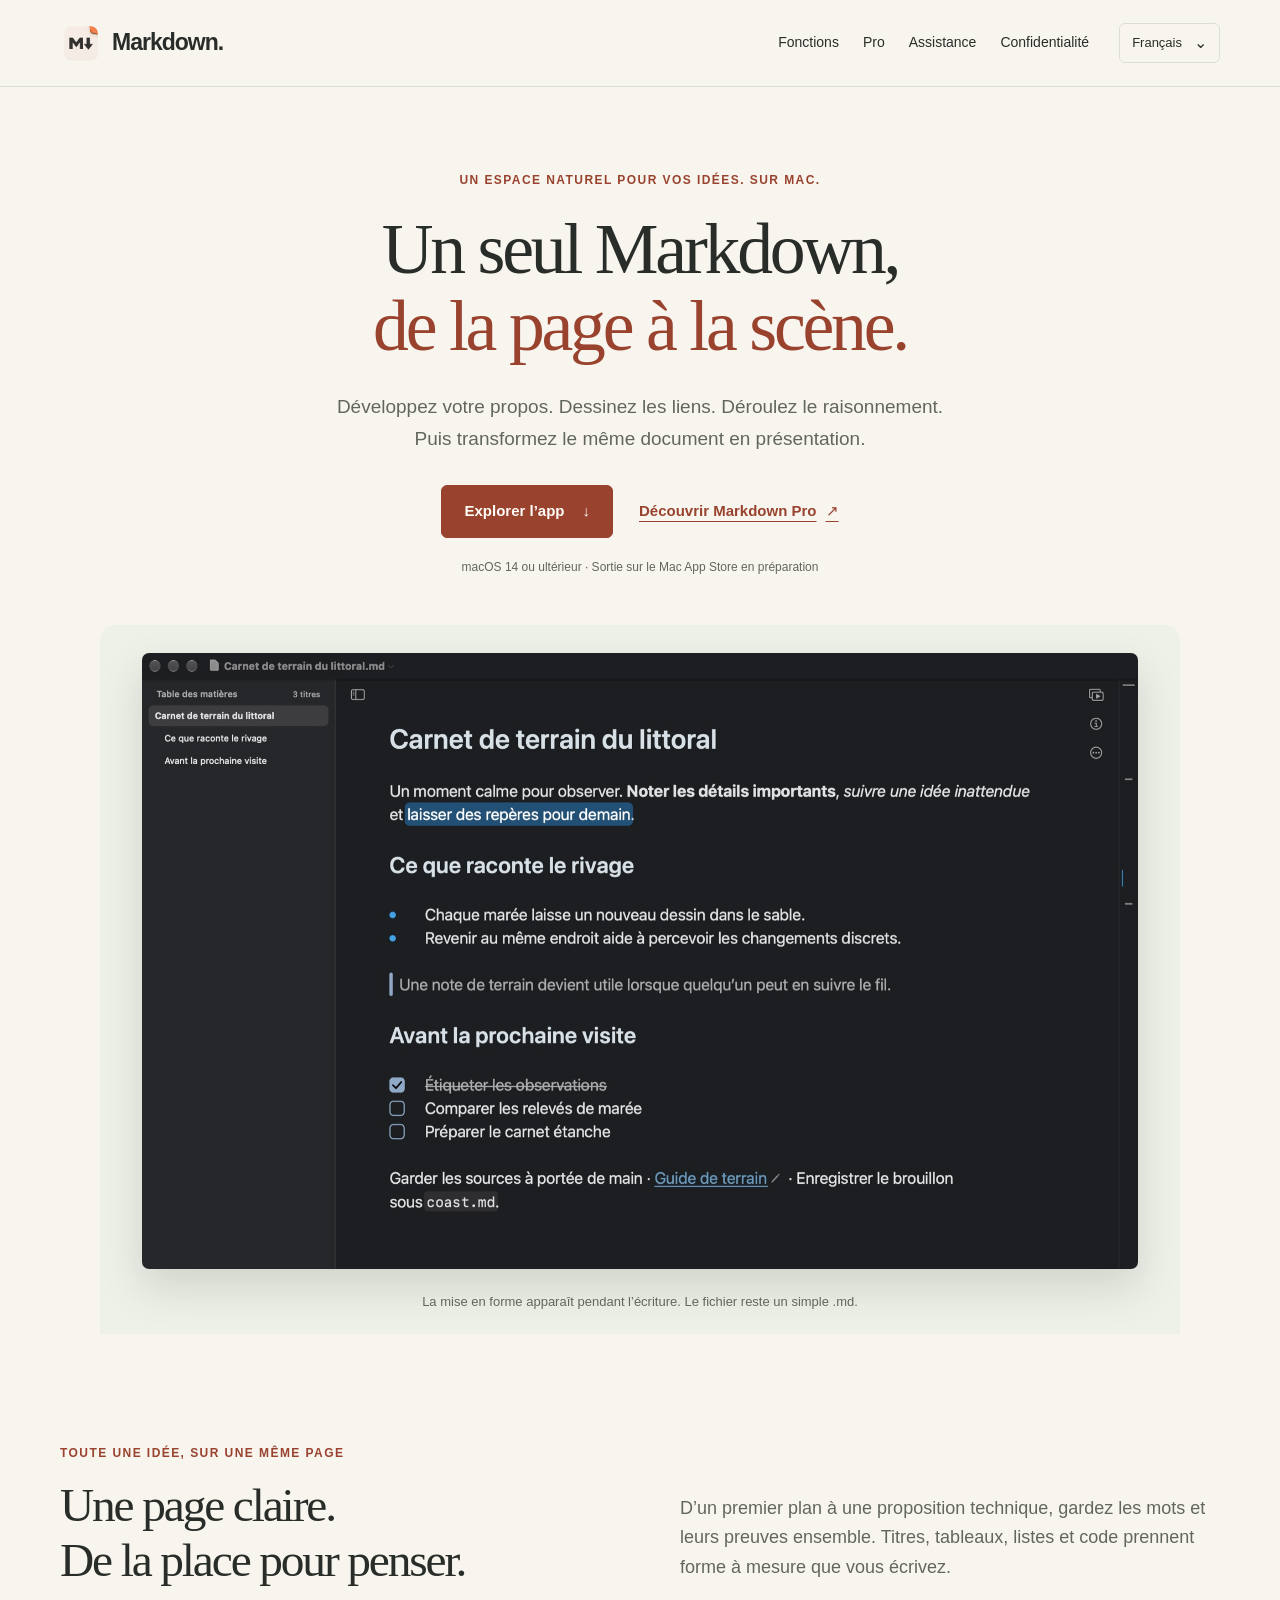
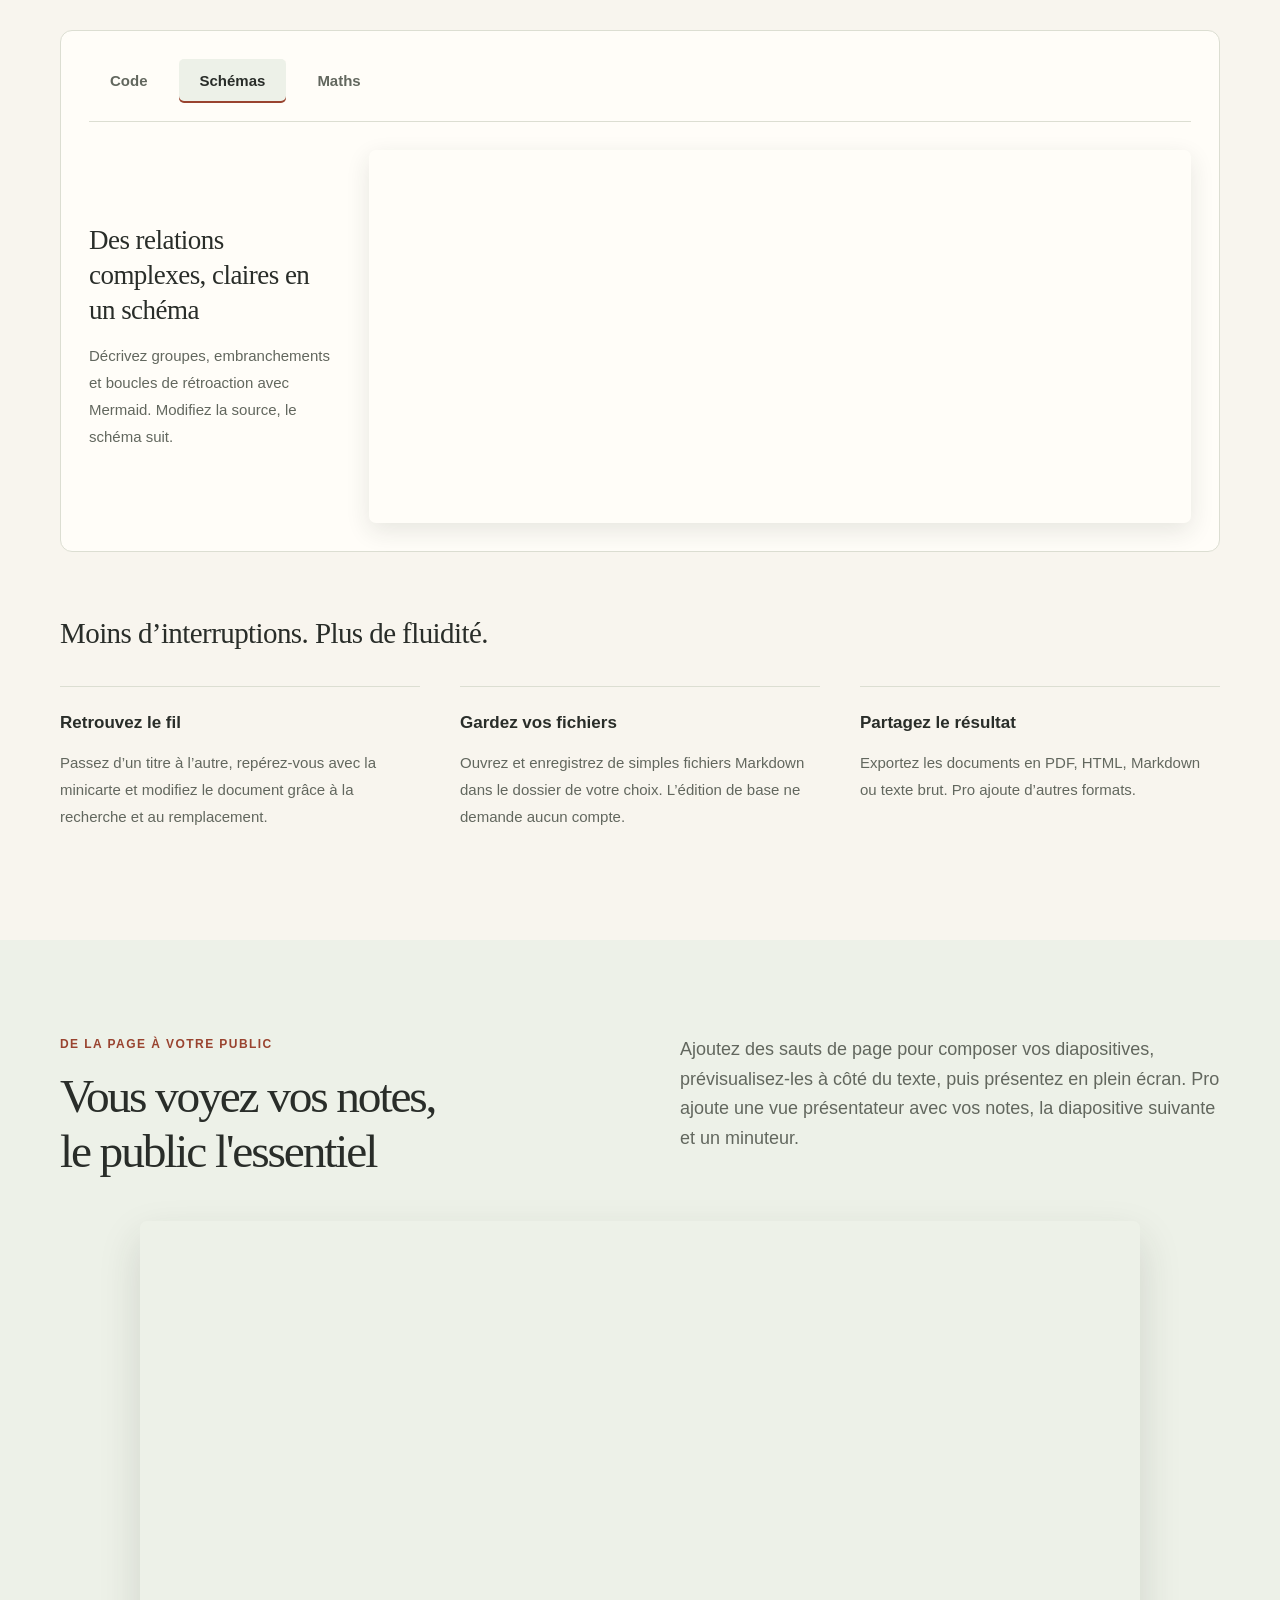
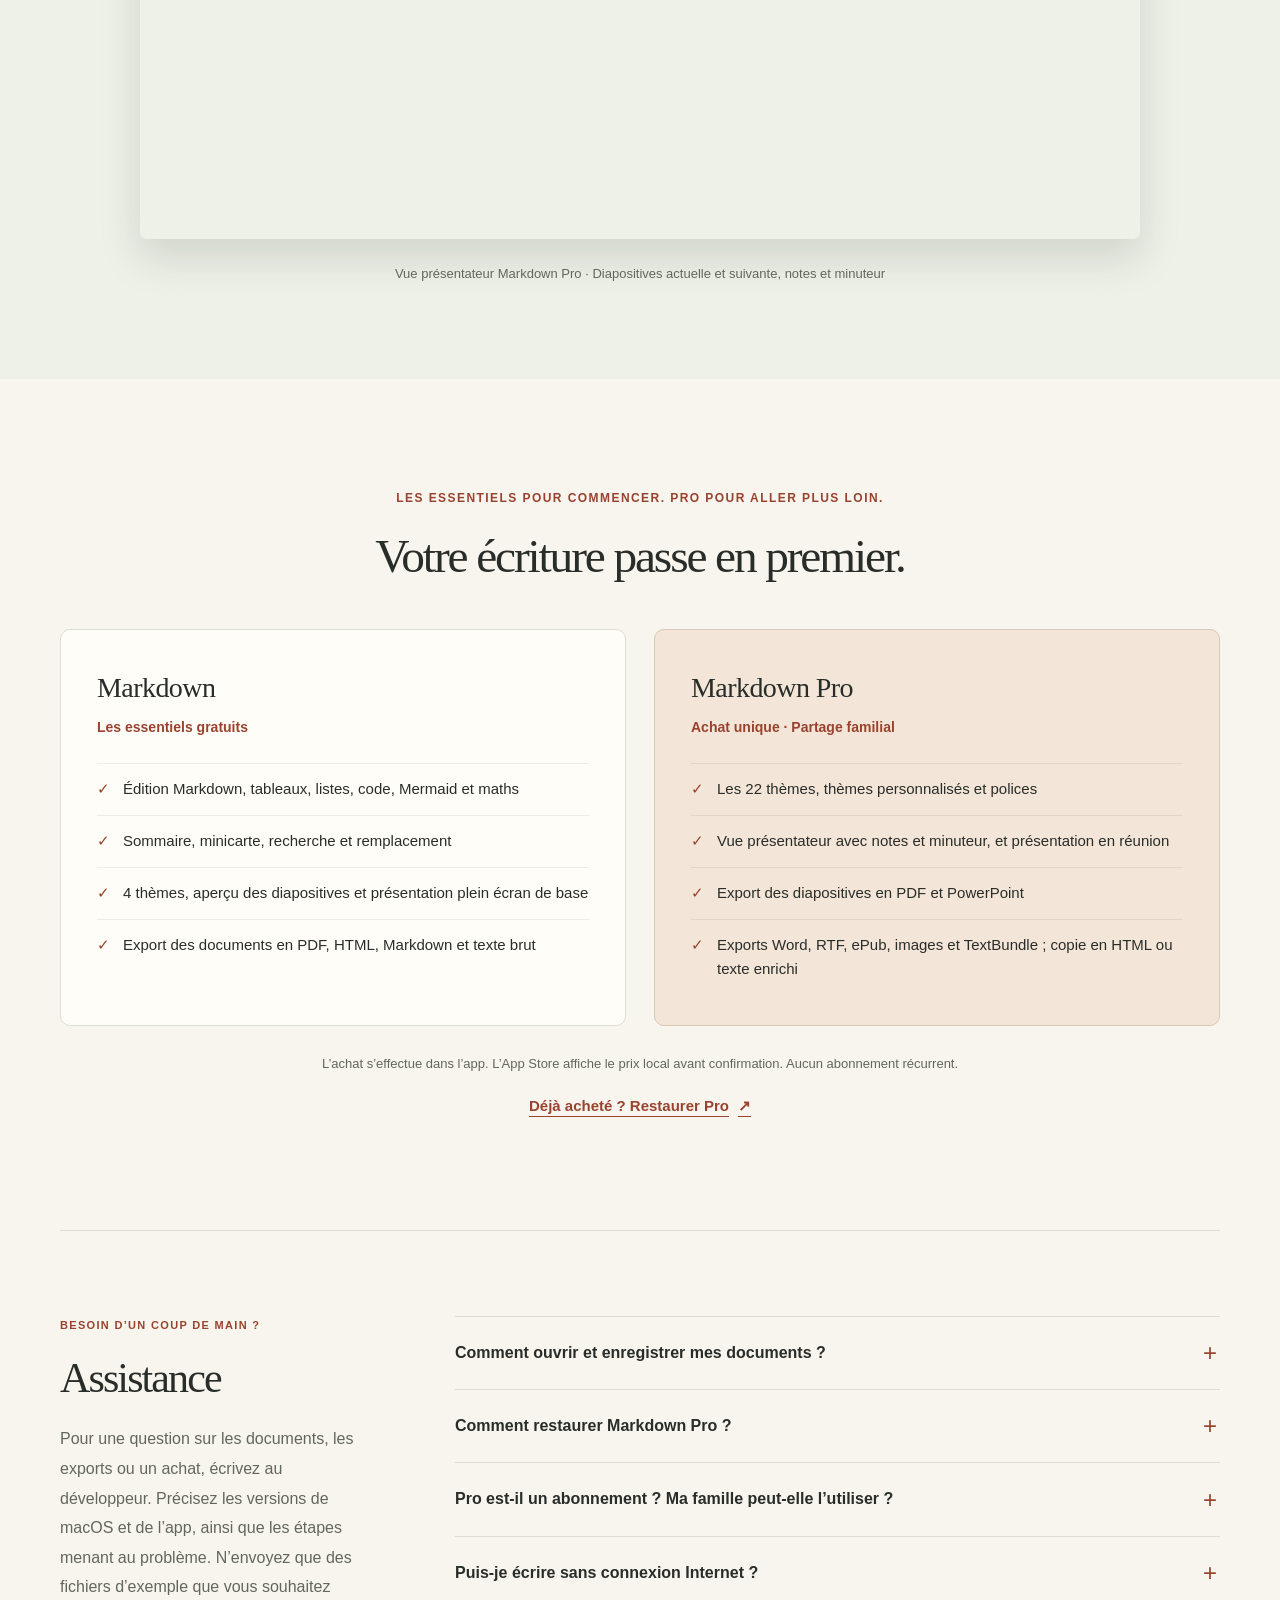
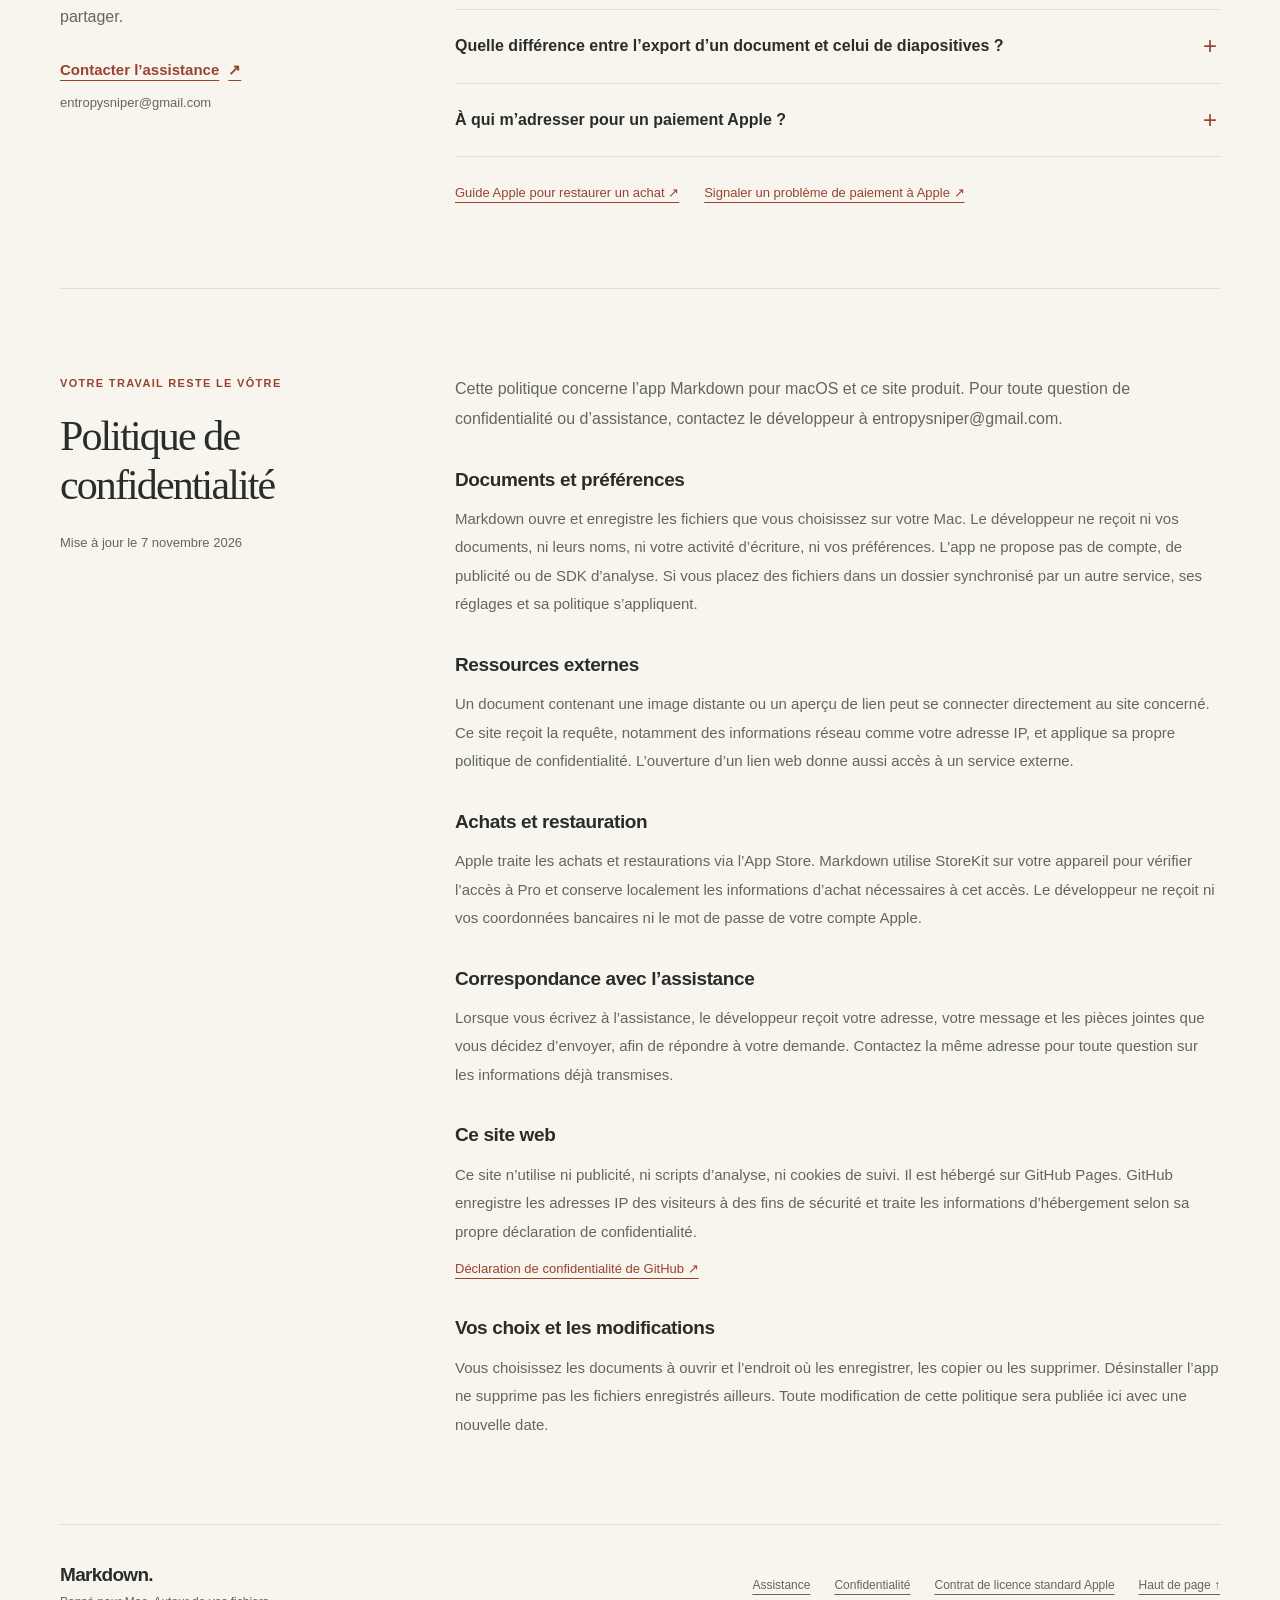
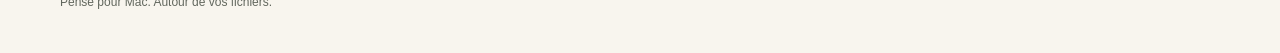
<file: markdown/fr-FR.html>
<!doctype html>
<html lang="fr">
<head>
<meta charset="utf-8">
<meta name="viewport" content="width=device-width,initial-scale=1">
<meta http-equiv="Content-Security-Policy" content="default-src 'self'; img-src 'self'; script-src 'self'; style-src 'self'; connect-src 'none'; font-src 'self'; object-src 'none'; base-uri 'none'; form-action 'none'">
<meta name="referrer" content="strict-origin-when-cross-origin">
<meta name="theme-color" content="#f8f5ee">
<title>Markdown. — De la page à la scène, sur Mac</title>
<meta name="description" content="Écrivez, dessinez des schémas, posez vos équations et présentez dans un même fichier Markdown. Fonctionnalités, Pro, assistance et confidentialité.">
<link rel="canonical" href="https://entropysniper-app.github.io/zebra.app/markdown/fr-FR.html">
<link rel="alternate" hreflang="en" href="https://entropysniper-app.github.io/zebra.app/markdown/">
<link rel="alternate" hreflang="zh-Hans" href="https://entropysniper-app.github.io/zebra.app/markdown/zh-Hans.html">
<link rel="alternate" hreflang="ja" href="https://entropysniper-app.github.io/zebra.app/markdown/ja.html">
<link rel="alternate" hreflang="fr" href="https://entropysniper-app.github.io/zebra.app/markdown/fr-FR.html">
<link rel="alternate" hreflang="es" href="https://entropysniper-app.github.io/zebra.app/markdown/es-ES.html">
<link rel="alternate" hreflang="x-default" href="https://entropysniper-app.github.io/zebra.app/markdown/">
<meta property="og:type" content="website">
<meta property="og:title" content="Markdown. — De la page à la scène, sur Mac">
<meta property="og:description" content="Écrivez, dessinez des schémas, posez vos équations et présentez dans un même fichier Markdown. Fonctionnalités, Pro, assistance et confidentialité.">
<meta property="og:url" content="https://entropysniper-app.github.io/zebra.app/markdown/fr-FR.html">
<meta property="og:image" content="https://entropysniper-app.github.io/zebra.app/markdown/images/fr-FR/writing-1800.jpg">
<link rel="icon" href="icon.png" type="image/png">
<link rel="stylesheet" href="site.css?v=e9f6ac28ae">
<script src="site.js?v=613ffa7902" defer></script>
</head>
<body id="top">
<a class="skip" href="#main">Aller au contenu</a>
<header class="site-header"><div class="wrap header-inner">
  <a class="brand" href="fr-FR.html" aria-label="Markdown."><img src="icon.png" alt="" width="42" height="42">Markdown.</a>
  <nav class="primary-nav" aria-label="Markdown"><a href="#features">Fonctions</a><a href="#pro">Pro</a><a href="#support">Assistance</a><a href="#privacy">Confidentialité</a></nav>
  <details class="language"><summary aria-label="Choisir la langue">Français</summary><nav class="language-list" aria-label="Choisir la langue"><a href="index.html" lang="en" hreflang="en">English</a>
<a href="zh-Hans.html" lang="zh-Hans" hreflang="zh-Hans">简体中文</a>
<a href="ja.html" lang="ja" hreflang="ja">日本語</a>
<a href="fr-FR.html" lang="fr" hreflang="fr" aria-current=page>Français</a>
<a href="es-ES.html" lang="es" hreflang="es">Español</a></nav></details>
</div></header>
<main id="main">
<section class="hero wrap" aria-labelledby="hero-title">
  <p class="eyebrow">Un espace naturel pour vos idées. Sur Mac.</p>
  <h1 id="hero-title"><span>Un seul Markdown,</span><span>de la page à la scène.</span></h1>
  <p class="hero-body">Développez votre propos. Dessinez les liens. Déroulez le raisonnement. Puis transformez le même document en présentation.</p>
  <div class="hero-actions"><a class="button" href="#features">Explorer l’app<span class="arrow" aria-hidden="true">↓</span></a><a class="text-link" href="#pro">Découvrir Markdown Pro<span class="arrow" aria-hidden="true">↗</span></a></div>
  <p class="availability">macOS 14 ou ultérieur · Sortie sur le Mac App Store en préparation</p>
  <figure class="hero-stage"><a class="window-link" href="images/fr-FR/writing-1800.jpg" aria-label="Voir la capture en grand — Un seul Markdown, de la page à la scène"><img src="images/fr-FR/writing-1800.jpg" srcset="images/fr-FR/writing-720.jpg 720w, images/fr-FR/writing-1800.jpg 1800w" sizes="(max-width:760px) 90vw, 1000px" width="2480" height="1534" alt="Un seul Markdown, de la page à la scène" fetchpriority="high" decoding="async"></a><figcaption>La mise en forme apparaît pendant l’écriture. Le fichier reste un simple .md.</figcaption></figure>
</section>
<section class="section wrap" id="features" aria-labelledby="features-title">
  <div class="section-head"><div><p class="eyebrow">Toute une idée, sur une même page</p><h2 id="features-title">Une page claire.<br>De la place pour penser.</h2></div><p>D’un premier plan à une proposition technique, gardez les mots et leurs preuves ensemble. Titres, tableaux, listes et code prennent forme à mesure que vous écrivez.</p></div>
  <div class="gallery" data-gallery><div class="gallery-tabs" role="tablist" aria-label="Explorer les fonctions du document"><button type="button" role="tab" id="tab-code" aria-controls="panel-code" aria-selected="false">Code</button><button type="button" role="tab" id="tab-mermaid" aria-controls="panel-mermaid" aria-selected="true">Schémas</button><button type="button" role="tab" id="tab-math" aria-controls="panel-math" aria-selected="false">Maths</button></div><div class="demo-panel" role="tabpanel" id="panel-code" aria-labelledby="tab-code" tabindex="0"><div><h3>Le code et son explication, côte à côte</h3><p>Coloration selon le langage, explications juste à côté du code. Spécifications, notes de débogage et tutoriels gagnent en clarté.</p></div><a class="window-link" href="images/fr-FR/code-1800.jpg" aria-label="Voir la capture en grand — Le code et son explication, côte à côte"><img src="images/fr-FR/code-1800.jpg" srcset="images/fr-FR/code-720.jpg 720w, images/fr-FR/code-1800.jpg 1800w" sizes="(max-width:760px) 90vw, 1000px" width="2480" height="1534" alt="Le code et son explication, côte à côte" loading="lazy" decoding="async"></a></div><div class="demo-panel" role="tabpanel" id="panel-mermaid" aria-labelledby="tab-mermaid" tabindex="0"><div><h3>Des relations complexes, claires en un schéma</h3><p>Décrivez groupes, embranchements et boucles de rétroaction avec Mermaid. Modifiez la source, le schéma suit.</p></div><a class="window-link" href="images/fr-FR/mermaid-1800.jpg" aria-label="Voir la capture en grand — Des relations complexes, claires en un schéma"><img src="images/fr-FR/mermaid-1800.jpg" srcset="images/fr-FR/mermaid-720.jpg 720w, images/fr-FR/mermaid-1800.jpg 1800w" sizes="(max-width:760px) 90vw, 1000px" width="2480" height="1534" alt="Des relations complexes, claires en un schéma" loading="lazy" decoding="async"></a></div><div class="demo-panel" role="tabpanel" id="panel-math" aria-labelledby="tab-math" tabindex="0"><div><h3>D&#x27;une formule à toute une démonstration</h3><p>Formules en ligne dans vos phrases, équations sur plusieurs lignes pas à pas. Matrices, intégrales et démonstrations sont nettes.</p></div><a class="window-link" href="images/fr-FR/math-1800.jpg" aria-label="Voir la capture en grand — D&#x27;une formule à toute une démonstration"><img src="images/fr-FR/math-1800.jpg" srcset="images/fr-FR/math-720.jpg 720w, images/fr-FR/math-1800.jpg 1800w" sizes="(max-width:760px) 90vw, 1000px" width="2480" height="1534" alt="D&#x27;une formule à toute une démonstration" loading="lazy" decoding="async"></a></div></div>
  <div class="essentials"><h3>Moins d’interruptions. Plus de fluidité.</h3><div class="essentials-grid"><article class="essential"><h4>Retrouvez le fil</h4><p>Passez d’un titre à l’autre, repérez-vous avec la minicarte et modifiez le document grâce à la recherche et au remplacement.</p></article><article class="essential"><h4>Gardez vos fichiers</h4><p>Ouvrez et enregistrez de simples fichiers Markdown dans le dossier de votre choix. L’édition de base ne demande aucun compte.</p></article><article class="essential"><h4>Partagez le résultat</h4><p>Exportez les documents en PDF, HTML, Markdown ou texte brut. Pro ajoute d’autres formats.</p></article></div></div>
</section>
<section class="section presenter-section" aria-labelledby="presenter-title"><div class="wrap">
  <div class="section-head"><div><p class="eyebrow">De la page à votre public</p><h2 id="presenter-title">Vous voyez vos notes, le public l&#x27;essentiel</h2></div><p>Ajoutez des sauts de page pour composer vos diapositives, prévisualisez-les à côté du texte, puis présentez en plein écran. Pro ajoute une vue présentateur avec vos notes, la diapositive suivante et un minuteur.</p></div>
  <figure><a class="window-link" href="images/fr-FR/presenter-1800.jpg" aria-label="Voir la capture en grand — Vue présentateur Markdown Pro · Diapositives actuelle et suivante, notes et minuteur"><img src="images/fr-FR/presenter-1800.jpg" srcset="images/fr-FR/presenter-720.jpg 720w, images/fr-FR/presenter-1800.jpg 1800w" sizes="(max-width:760px) 90vw, 1000px" width="2480" height="1534" alt="Vue présentateur Markdown Pro · Diapositives actuelle et suivante, notes et minuteur" loading="lazy" decoding="async"></a><figcaption>Vue présentateur Markdown Pro · Diapositives actuelle et suivante, notes et minuteur</figcaption></figure>
</div></section>
<section class="plans wrap" id="pro" aria-labelledby="pro-title">
  <p class="eyebrow">Les essentiels pour commencer. Pro pour aller plus loin.</p><h2 id="pro-title">Votre écriture passe en premier.</h2>
  <div class="plans-grid"><article class="plan"><h3>Markdown</h3><p class="plan-price">Les essentiels gratuits</p><ul><li>Édition Markdown, tableaux, listes, code, Mermaid et maths</li><li>Sommaire, minicarte, recherche et remplacement</li><li>4 thèmes, aperçu des diapositives et présentation plein écran de base</li><li>Export des documents en PDF, HTML, Markdown et texte brut</li></ul></article>
  <article class="plan plan-pro"><h3>Markdown Pro</h3><p class="plan-price">Achat unique · Partage familial</p><ul><li>Les 22 thèmes, thèmes personnalisés et polices</li><li>Vue présentateur avec notes et minuteur, et présentation en réunion</li><li>Export des diapositives en PDF et PowerPoint</li><li>Exports Word, RTF, ePub, images et TextBundle ; copie en HTML ou texte enrichi</li></ul></article></div>
  <p class="plan-footnote">L’achat s’effectue dans l’app. L’App Store affiche le prix local avant confirmation. Aucun abonnement récurrent.</p><p class="restore-link"><a class="text-link" href="#restore-purchases">Déjà acheté ? Restaurer Pro<span aria-hidden="true">↗</span></a></p>
</section>
<section class="document-section wrap" id="support" aria-labelledby="support-title">
  <header><p class="eyebrow">Besoin d’un coup de main ?</p><h2 id="support-title">Assistance</h2><p class="section-description">Pour une question sur les documents, les exports ou un achat, écrivez au développeur. Précisez les versions de macOS et de l’app, ainsi que les étapes menant au problème. N’envoyez que des fichiers d’exemple que vous souhaitez partager.</p><div class="support-contact"><a class="text-link" href="mailto:entropysniper@gmail.com?subject=Markdown%20Support">Contacter l’assistance<span aria-hidden="true">↗</span></a><p class="email-address">entropysniper@gmail.com</p></div></header>
  <div><details class="faq"><summary>Comment ouvrir et enregistrer mes documents ?</summary><p>Ouvrez un fichier .md sur votre Mac ou créez un document dans l’app, puis enregistrez-le dans le dossier de votre choix. Si un dossier ou une pièce jointe est inaccessible, vérifiez son emplacement et autorisez l’accès lorsque macOS le demande. Conservez une sauvegarde des fichiers importants.</p></details><details class="faq" id=restore-purchases><summary>Comment restaurer Markdown Pro ?</summary><p>Connectez-vous au Mac App Store avec le compte Apple utilisé pour l’achat. Dans Markdown, ouvrez Réglages → Pro et choisissez Restaurer les achats. Restez connecté à Internet et suivez les éventuelles demandes de connexion d’Apple. Si l’accès manque toujours, envoyez le message d’erreur à l’assistance.</p></details><details class="faq"><summary>Pro est-il un abonnement ? Ma famille peut-elle l’utiliser ?</summary><p>Markdown Pro est un achat intégré unique, non consommable, avec le partage familial activé. Les membres éligibles peuvent en bénéficier via les réglages de partage familial d’Apple. Le prix et les conditions de l’achat sont affichés par l’App Store avant le paiement.</p></details><details class="faq"><summary>Puis-je écrire sans connexion Internet ?</summary><p>L’écriture locale et les contenus déjà enregistrés sur le Mac fonctionnent hors ligne. Les images distantes, aperçus de liens, achats et restaurations peuvent nécessiter une connexion. Les fichiers d’un autre service cloud dépendent de la disponibilité de ce service.</p></details><details class="faq"><summary>Quelle différence entre l’export d’un document et celui de diapositives ?</summary><p>L’export d’un document en PDF est gratuit. L’export de diapositives en PDF ou PowerPoint nécessite Pro. Pro ajoute aussi Word, RTF, ePub, les images et TextBundle.</p></details><details class="faq"><summary>À qui m’adresser pour un paiement Apple ?</summary><p>Apple gère les paiements de l’App Store. Pour un débit inconnu ou une demande de remboursement, utilisez le service Signaler un problème d’Apple. Le développeur n’a accès ni aux coordonnées de votre carte ni au mot de passe de votre compte Apple.</p></details><nav class="support-links"><a href="https://support.apple.com/108096">Guide Apple pour restaurer un achat ↗</a><a href="https://reportaproblem.apple.com/">Signaler un problème de paiement à Apple ↗</a></nav></div>
</section>
<section class="document-section wrap" id="privacy" aria-labelledby="privacy-title">
  <header><p class="eyebrow">Votre travail reste le vôtre</p><h2 id="privacy-title">Politique de confidentialité</h2><p class="privacy-date">Mise à jour le 7 novembre 2026</p></header>
  <div><p class="privacy-intro">Cette politique concerne l’app Markdown pour macOS et ce site produit. Pour toute question de confidentialité ou d’assistance, contactez le développeur à entropysniper@gmail.com.</p><section class="policy-block"><h3>Documents et préférences</h3><p>Markdown ouvre et enregistre les fichiers que vous choisissez sur votre Mac. Le développeur ne reçoit ni vos documents, ni leurs noms, ni votre activité d’écriture, ni vos préférences. L’app ne propose pas de compte, de publicité ou de SDK d’analyse. Si vous placez des fichiers dans un dossier synchronisé par un autre service, ses réglages et sa politique s’appliquent.</p></section><section class="policy-block"><h3>Ressources externes</h3><p>Un document contenant une image distante ou un aperçu de lien peut se connecter directement au site concerné. Ce site reçoit la requête, notamment des informations réseau comme votre adresse IP, et applique sa propre politique de confidentialité. L’ouverture d’un lien web donne aussi accès à un service externe.</p></section><section class="policy-block"><h3>Achats et restauration</h3><p>Apple traite les achats et restaurations via l’App Store. Markdown utilise StoreKit sur votre appareil pour vérifier l’accès à Pro et conserve localement les informations d’achat nécessaires à cet accès. Le développeur ne reçoit ni vos coordonnées bancaires ni le mot de passe de votre compte Apple.</p></section><section class="policy-block"><h3>Correspondance avec l’assistance</h3><p>Lorsque vous écrivez à l’assistance, le développeur reçoit votre adresse, votre message et les pièces jointes que vous décidez d’envoyer, afin de répondre à votre demande. Contactez la même adresse pour toute question sur les informations déjà transmises.</p></section><section class="policy-block"><h3>Ce site web</h3><p>Ce site n’utilise ni publicité, ni scripts d’analyse, ni cookies de suivi. Il est hébergé sur GitHub Pages. GitHub enregistre les adresses IP des visiteurs à des fins de sécurité et traite les informations d’hébergement selon sa propre déclaration de confidentialité.</p><a href="https://docs.github.com/en/site-policy/privacy-policies/github-general-privacy-statement">Déclaration de confidentialité de GitHub ↗</a></section><section class="policy-block"><h3>Vos choix et les modifications</h3><p>Vous choisissez les documents à ouvrir et l’endroit où les enregistrer, les copier ou les supprimer. Désinstaller l’app ne supprime pas les fichiers enregistrés ailleurs. Toute modification de cette politique sera publiée ici avec une nouvelle date.</p></section></div>
</section>
</main>
<footer class="site-footer wrap"><div class="footer-brand"><strong>Markdown.</strong><p>Pensé pour Mac. Autour de vos fichiers.</p></div><nav><a href="#support">Assistance</a><a href="#privacy">Confidentialité</a><a href="https://www.apple.com/legal/internet-services/itunes/dev/stdeula/">Contrat de licence standard Apple</a><a href="#top">Haut de page ↑</a></nav></footer>
</body>
</html>
</file>
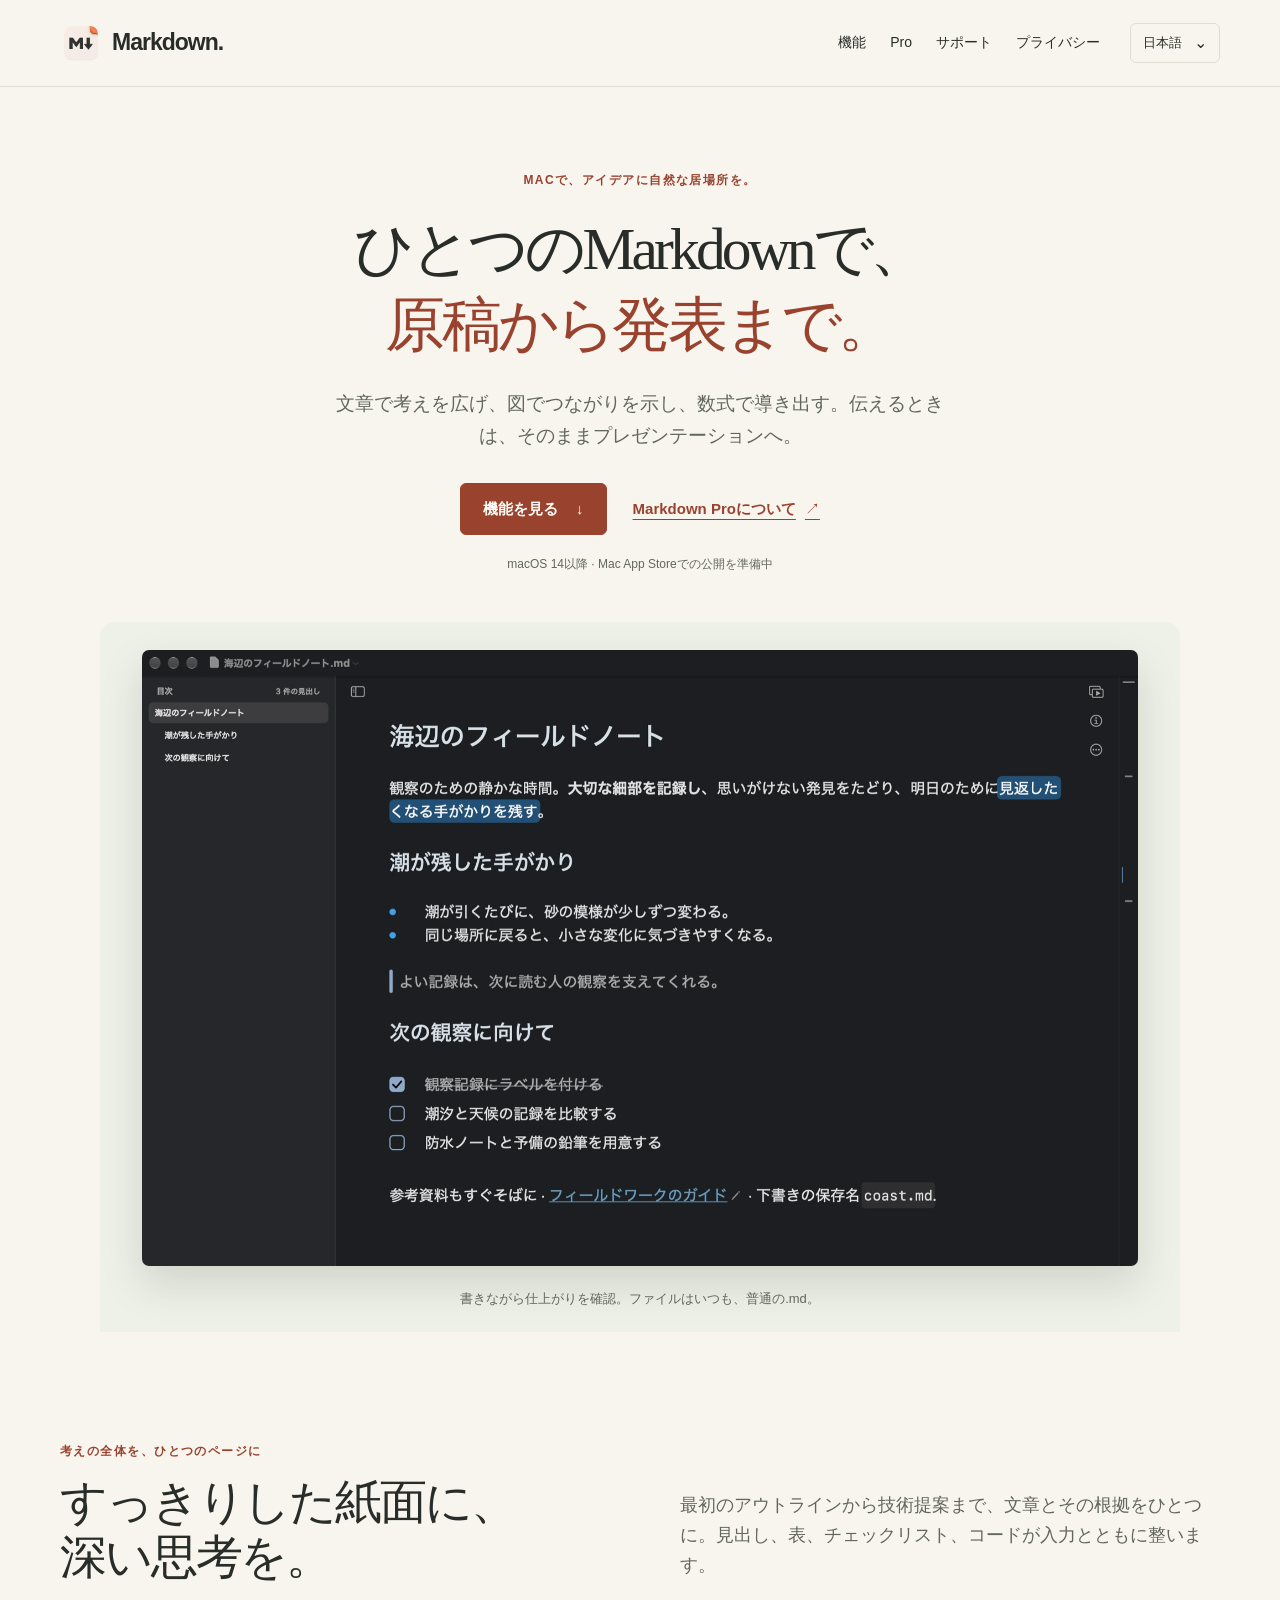
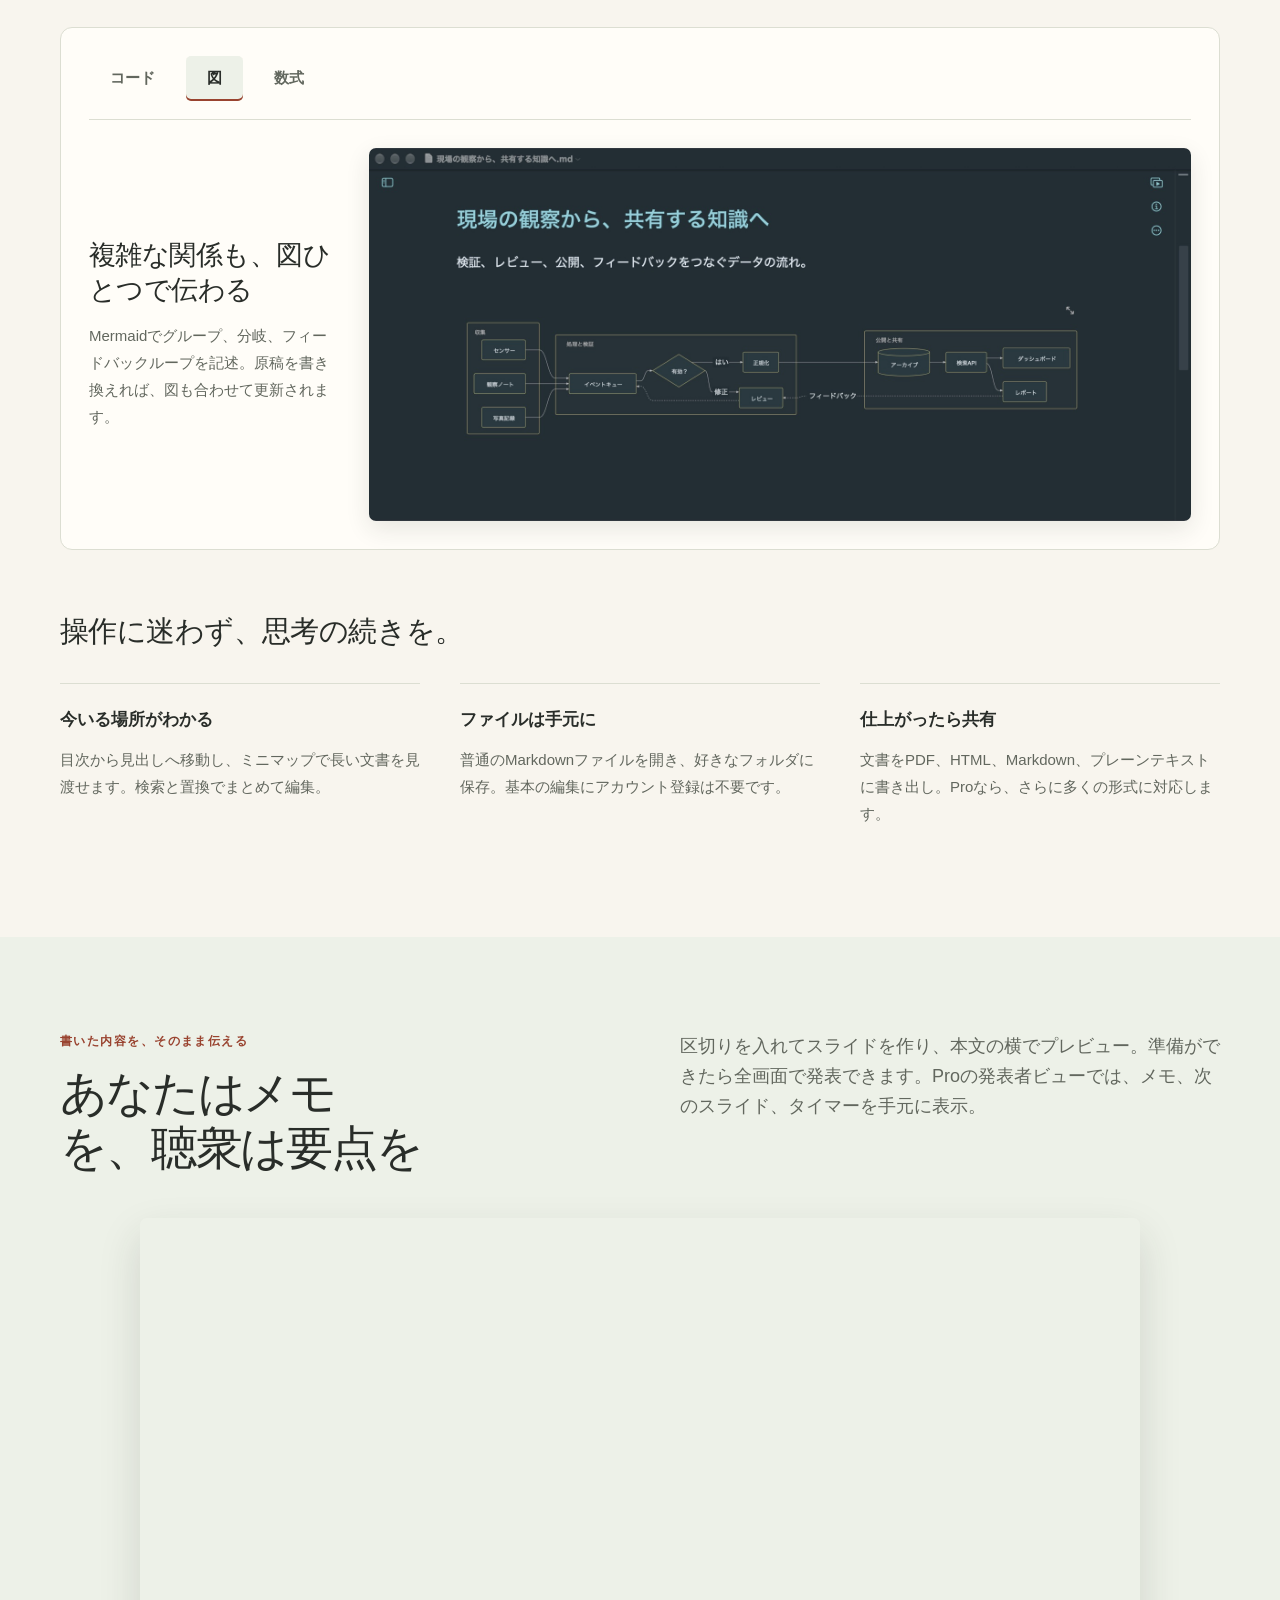
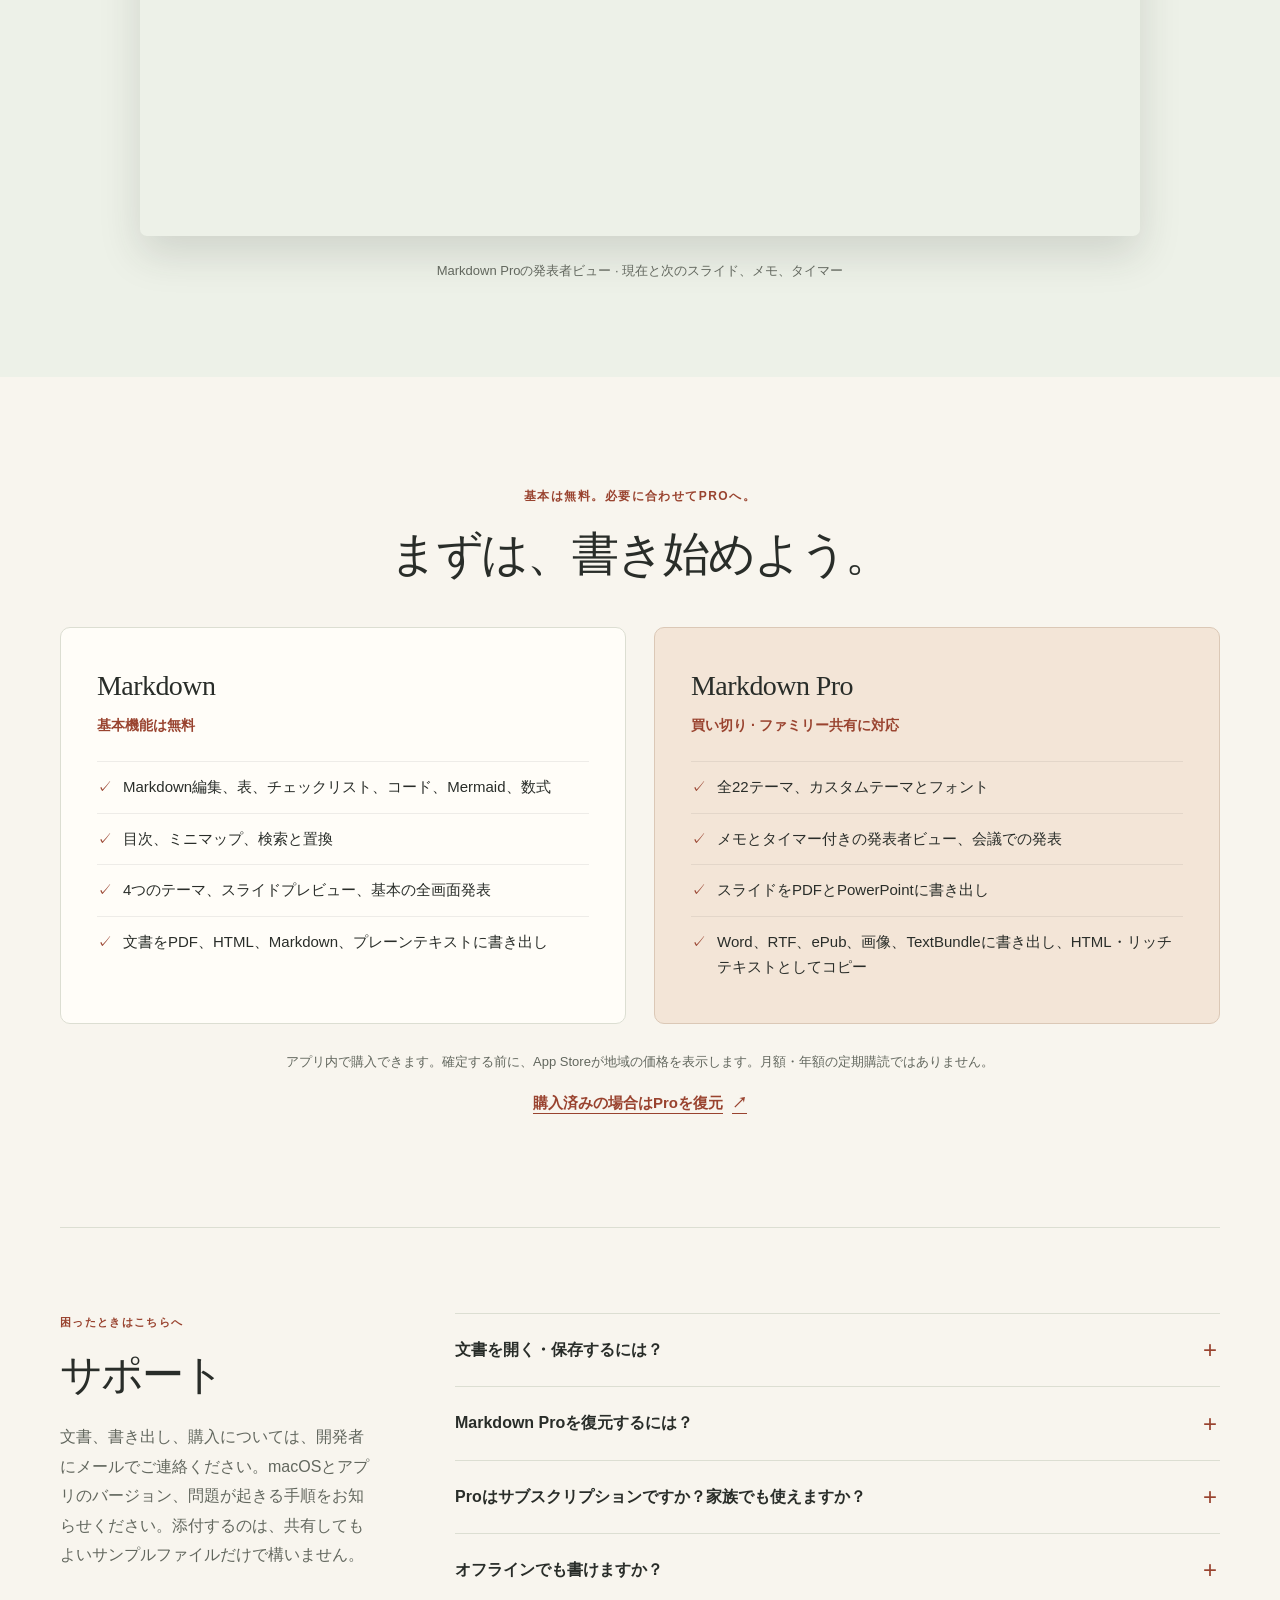
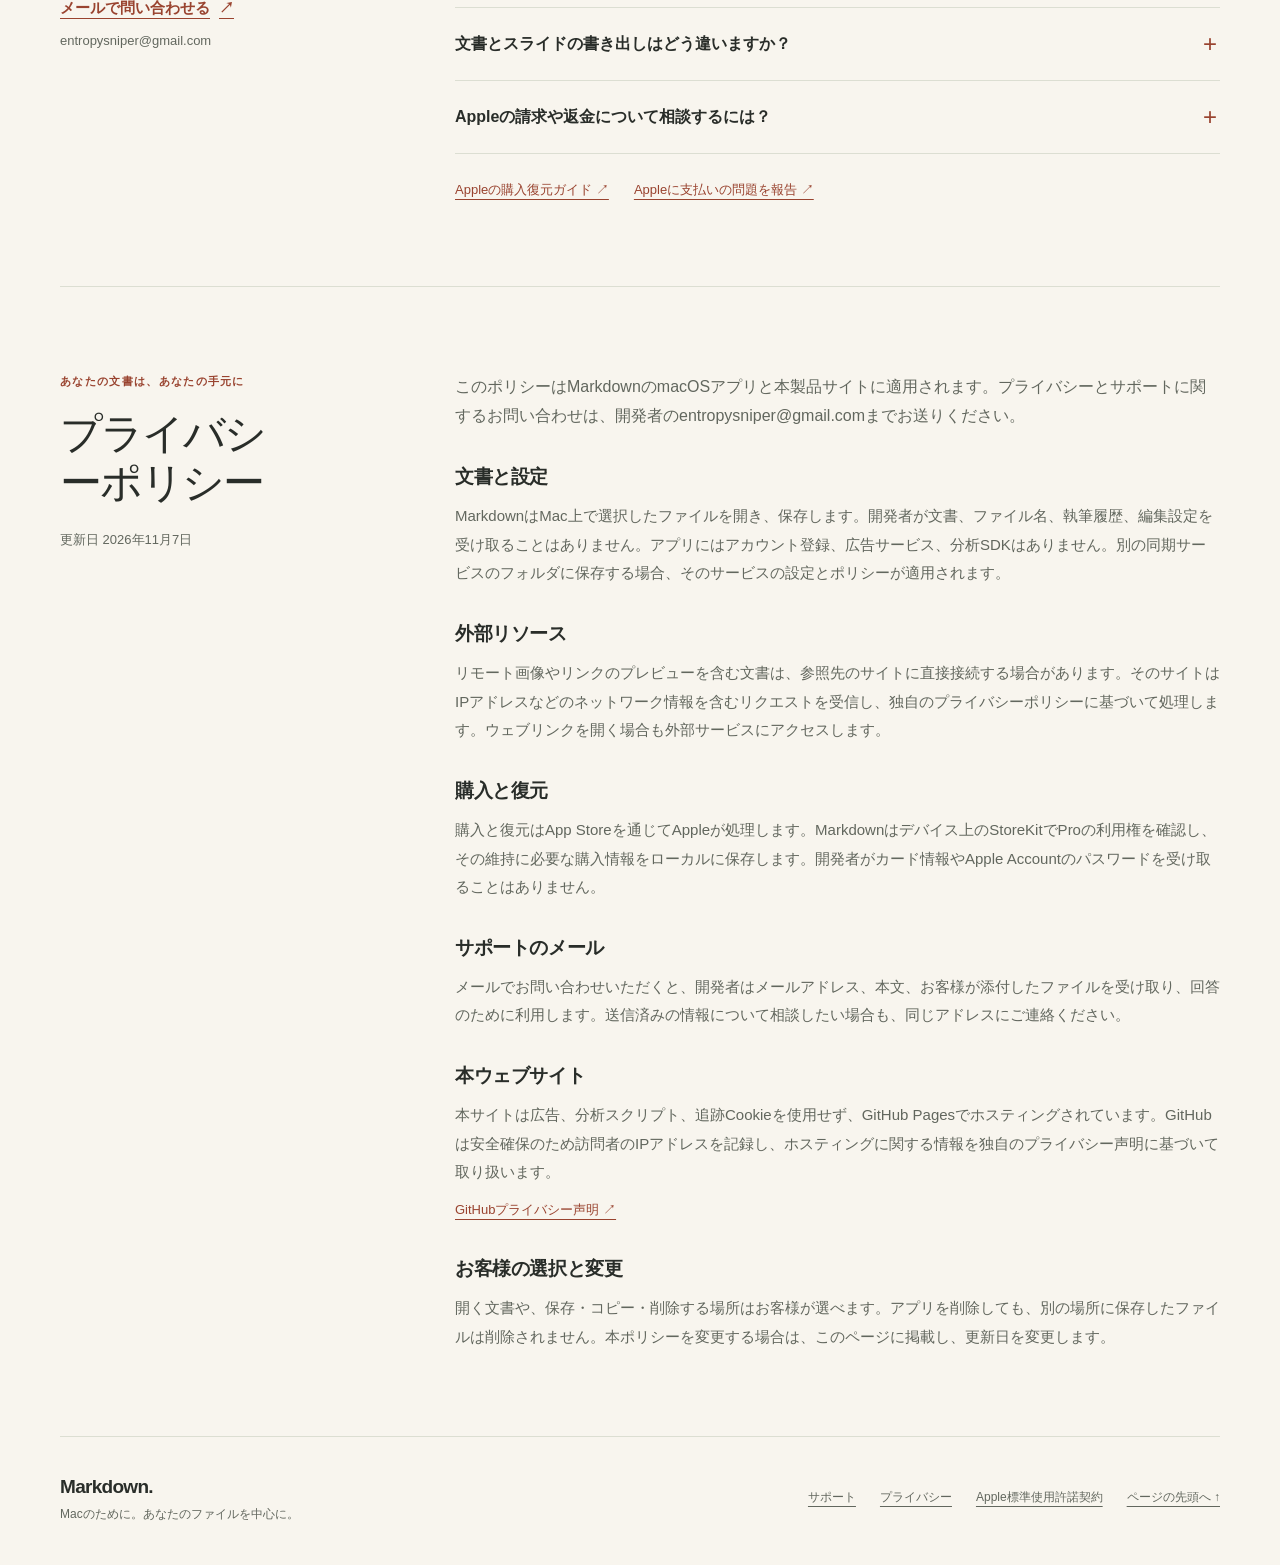
<file: markdown/ja.html>
<!doctype html>
<html lang="ja">
<head>
<meta charset="utf-8">
<meta name="viewport" content="width=device-width,initial-scale=1">
<meta http-equiv="Content-Security-Policy" content="default-src 'self'; img-src 'self'; script-src 'self'; style-src 'self'; connect-src 'none'; font-src 'self'; object-src 'none'; base-uri 'none'; form-action 'none'">
<meta name="referrer" content="strict-origin-when-cross-origin">
<meta name="theme-color" content="#f8f5ee">
<title>Markdown. — 原稿から発表まで、Macのためのエディタ</title>
<meta name="description" content="文章、図、数式、発表をひとつのMarkdownファイルで。Mac版Markdownの機能、Pro、サポート、プライバシーをご紹介します。">
<link rel="canonical" href="https://entropysniper-app.github.io/zebra.app/markdown/ja.html">
<link rel="alternate" hreflang="en" href="https://entropysniper-app.github.io/zebra.app/markdown/">
<link rel="alternate" hreflang="zh-Hans" href="https://entropysniper-app.github.io/zebra.app/markdown/zh-Hans.html">
<link rel="alternate" hreflang="ja" href="https://entropysniper-app.github.io/zebra.app/markdown/ja.html">
<link rel="alternate" hreflang="fr" href="https://entropysniper-app.github.io/zebra.app/markdown/fr-FR.html">
<link rel="alternate" hreflang="es" href="https://entropysniper-app.github.io/zebra.app/markdown/es-ES.html">
<link rel="alternate" hreflang="x-default" href="https://entropysniper-app.github.io/zebra.app/markdown/">
<meta property="og:type" content="website">
<meta property="og:title" content="Markdown. — 原稿から発表まで、Macのためのエディタ">
<meta property="og:description" content="文章、図、数式、発表をひとつのMarkdownファイルで。Mac版Markdownの機能、Pro、サポート、プライバシーをご紹介します。">
<meta property="og:url" content="https://entropysniper-app.github.io/zebra.app/markdown/ja.html">
<meta property="og:image" content="https://entropysniper-app.github.io/zebra.app/markdown/images/ja/writing-1800.jpg">
<link rel="icon" href="icon.png" type="image/png">
<link rel="stylesheet" href="site.css?v=e9f6ac28ae">
<script src="site.js?v=613ffa7902" defer></script>
</head>
<body id="top">
<a class="skip" href="#main">本文へ移動</a>
<header class="site-header"><div class="wrap header-inner">
  <a class="brand" href="ja.html" aria-label="Markdown."><img src="icon.png" alt="" width="42" height="42">Markdown.</a>
  <nav class="primary-nav" aria-label="Markdown"><a href="#features">機能</a><a href="#pro">Pro</a><a href="#support">サポート</a><a href="#privacy">プライバシー</a></nav>
  <details class="language"><summary aria-label="言語を選択">日本語</summary><nav class="language-list" aria-label="言語を選択"><a href="index.html" lang="en" hreflang="en">English</a>
<a href="zh-Hans.html" lang="zh-Hans" hreflang="zh-Hans">简体中文</a>
<a href="ja.html" lang="ja" hreflang="ja" aria-current=page>日本語</a>
<a href="fr-FR.html" lang="fr" hreflang="fr">Français</a>
<a href="es-ES.html" lang="es" hreflang="es">Español</a></nav></details>
</div></header>
<main id="main">
<section class="hero wrap" aria-labelledby="hero-title">
  <p class="eyebrow">Macで、アイデアに自然な居場所を。</p>
  <h1 id="hero-title"><span>ひとつのMarkdownで、</span><span>原稿から発表まで。</span></h1>
  <p class="hero-body">文章で考えを広げ、図でつながりを示し、数式で導き出す。伝えるときは、そのままプレゼンテーションへ。</p>
  <div class="hero-actions"><a class="button" href="#features">機能を見る<span class="arrow" aria-hidden="true">↓</span></a><a class="text-link" href="#pro">Markdown Proについて<span class="arrow" aria-hidden="true">↗</span></a></div>
  <p class="availability">macOS 14以降 · Mac App Storeでの公開を準備中</p>
  <figure class="hero-stage"><a class="window-link" href="images/ja/writing-1800.jpg" aria-label="スクリーンショットを拡大 — ひとつのMarkdownで、原稿から発表まで"><img src="images/ja/writing-1800.jpg" srcset="images/ja/writing-720.jpg 720w, images/ja/writing-1800.jpg 1800w" sizes="(max-width:760px) 90vw, 1000px" width="2480" height="1534" alt="ひとつのMarkdownで、原稿から発表まで" fetchpriority="high" decoding="async"></a><figcaption>書きながら仕上がりを確認。ファイルはいつも、普通の.md。</figcaption></figure>
</section>
<section class="section wrap" id="features" aria-labelledby="features-title">
  <div class="section-head"><div><p class="eyebrow">考えの全体を、ひとつのページに</p><h2 id="features-title">すっきりした紙面に、<br>深い思考を。</h2></div><p>最初のアウトラインから技術提案まで、文章とその根拠をひとつに。見出し、表、チェックリスト、コードが入力とともに整います。</p></div>
  <div class="gallery" data-gallery><div class="gallery-tabs" role="tablist" aria-label="文書の機能を見る"><button type="button" role="tab" id="tab-code" aria-controls="panel-code" aria-selected="false">コード</button><button type="button" role="tab" id="tab-mermaid" aria-controls="panel-mermaid" aria-selected="true">図</button><button type="button" role="tab" id="tab-math" aria-controls="panel-math" aria-selected="false">数式</button></div><div class="demo-panel" role="tabpanel" id="panel-code" aria-labelledby="tab-code" tabindex="0"><div><h3>コードと説明を、一緒に読める</h3><p>コードは言語ごとにハイライト。説明を実装のすぐそばに置いて、技術仕様も調査記録もチュートリアルも読みやすく。</p></div><a class="window-link" href="images/ja/code-1800.jpg" aria-label="スクリーンショットを拡大 — コードと説明を、一緒に読める"><img src="images/ja/code-1800.jpg" srcset="images/ja/code-720.jpg 720w, images/ja/code-1800.jpg 1800w" sizes="(max-width:760px) 90vw, 1000px" width="2480" height="1534" alt="コードと説明を、一緒に読める" loading="lazy" decoding="async"></a></div><div class="demo-panel" role="tabpanel" id="panel-mermaid" aria-labelledby="tab-mermaid" tabindex="0"><div><h3>複雑な関係も、図ひとつで伝わる</h3><p>Mermaidでグループ、分岐、フィードバックループを記述。原稿を書き換えれば、図も合わせて更新されます。</p></div><a class="window-link" href="images/ja/mermaid-1800.jpg" aria-label="スクリーンショットを拡大 — 複雑な関係も、図ひとつで伝わる"><img src="images/ja/mermaid-1800.jpg" srcset="images/ja/mermaid-720.jpg 720w, images/ja/mermaid-1800.jpg 1800w" sizes="(max-width:760px) 90vw, 1000px" width="2480" height="1534" alt="複雑な関係も、図ひとつで伝わる" loading="lazy" decoding="async"></a></div><div class="demo-panel" role="tabpanel" id="panel-math" aria-labelledby="tab-math" tabindex="0"><div><h3>一行の数式から、一ページの導出まで</h3><p>インライン数式は文章になじみ、複数行の数式は一歩ずつ展開。行列、積分、導出もきれいに表示。</p></div><a class="window-link" href="images/ja/math-1800.jpg" aria-label="スクリーンショットを拡大 — 一行の数式から、一ページの導出まで"><img src="images/ja/math-1800.jpg" srcset="images/ja/math-720.jpg 720w, images/ja/math-1800.jpg 1800w" sizes="(max-width:760px) 90vw, 1000px" width="2480" height="1534" alt="一行の数式から、一ページの導出まで" loading="lazy" decoding="async"></a></div></div>
  <div class="essentials"><h3>操作に迷わず、思考の続きを。</h3><div class="essentials-grid"><article class="essential"><h4>今いる場所がわかる</h4><p>目次から見出しへ移動し、ミニマップで長い文書を見渡せます。検索と置換でまとめて編集。</p></article><article class="essential"><h4>ファイルは手元に</h4><p>普通のMarkdownファイルを開き、好きなフォルダに保存。基本の編集にアカウント登録は不要です。</p></article><article class="essential"><h4>仕上がったら共有</h4><p>文書をPDF、HTML、Markdown、プレーンテキストに書き出し。Proなら、さらに多くの形式に対応します。</p></article></div></div>
</section>
<section class="section presenter-section" aria-labelledby="presenter-title"><div class="wrap">
  <div class="section-head"><div><p class="eyebrow">書いた内容を、そのまま伝える</p><h2 id="presenter-title">あなたはメモを、聴衆は要点を</h2></div><p>区切りを入れてスライドを作り、本文の横でプレビュー。準備ができたら全画面で発表できます。Proの発表者ビューでは、メモ、次のスライド、タイマーを手元に表示。</p></div>
  <figure><a class="window-link" href="images/ja/presenter-1800.jpg" aria-label="スクリーンショットを拡大 — Markdown Proの発表者ビュー · 現在と次のスライド、メモ、タイマー"><img src="images/ja/presenter-1800.jpg" srcset="images/ja/presenter-720.jpg 720w, images/ja/presenter-1800.jpg 1800w" sizes="(max-width:760px) 90vw, 1000px" width="2480" height="1534" alt="Markdown Proの発表者ビュー · 現在と次のスライド、メモ、タイマー" loading="lazy" decoding="async"></a><figcaption>Markdown Proの発表者ビュー · 現在と次のスライド、メモ、タイマー</figcaption></figure>
</div></section>
<section class="plans wrap" id="pro" aria-labelledby="pro-title">
  <p class="eyebrow">基本は無料。必要に合わせてProへ。</p><h2 id="pro-title">まずは、書き始めよう。</h2>
  <div class="plans-grid"><article class="plan"><h3>Markdown</h3><p class="plan-price">基本機能は無料</p><ul><li>Markdown編集、表、チェックリスト、コード、Mermaid、数式</li><li>目次、ミニマップ、検索と置換</li><li>4つのテーマ、スライドプレビュー、基本の全画面発表</li><li>文書をPDF、HTML、Markdown、プレーンテキストに書き出し</li></ul></article>
  <article class="plan plan-pro"><h3>Markdown Pro</h3><p class="plan-price">買い切り · ファミリー共有に対応</p><ul><li>全22テーマ、カスタムテーマとフォント</li><li>メモとタイマー付きの発表者ビュー、会議での発表</li><li>スライドをPDFとPowerPointに書き出し</li><li>Word、RTF、ePub、画像、TextBundleに書き出し、HTML・リッチテキストとしてコピー</li></ul></article></div>
  <p class="plan-footnote">アプリ内で購入できます。確定する前に、App Storeが地域の価格を表示します。月額・年額の定期購読ではありません。</p><p class="restore-link"><a class="text-link" href="#restore-purchases">購入済みの場合はProを復元<span aria-hidden="true">↗</span></a></p>
</section>
<section class="document-section wrap" id="support" aria-labelledby="support-title">
  <header><p class="eyebrow">困ったときはこちらへ</p><h2 id="support-title">サポート</h2><p class="section-description">文書、書き出し、購入については、開発者にメールでご連絡ください。macOSとアプリのバージョン、問題が起きる手順をお知らせください。添付するのは、共有してもよいサンプルファイルだけで構いません。</p><div class="support-contact"><a class="text-link" href="mailto:entropysniper@gmail.com?subject=Markdown%20Support">メールで問い合わせる<span aria-hidden="true">↗</span></a><p class="email-address">entropysniper@gmail.com</p></div></header>
  <div><details class="faq"><summary>文書を開く・保存するには？</summary><p>Mac上の.mdファイルを開くか、アプリで新しい文書を作成し、好きなフォルダに保存します。フォルダや添付ファイルを開けない場合は保存先を確認し、macOSから求められた際にアクセスを許可してください。大切なファイルはバックアップを取ってください。</p></details><details class="faq" id=restore-purchases><summary>Markdown Proを復元するには？</summary><p>購入時と同じApple AccountでMac App Storeにサインインします。Markdownの「設定 → Pro」で「購入を復元」を選択してください。インターネットに接続し、Appleのサインイン画面が表示されたら手続きを完了します。復元できない場合は、エラーメッセージを添えてサポートにご連絡ください。</p></details><details class="faq"><summary>Proはサブスクリプションですか？家族でも使えますか？</summary><p>Markdown Proは一度の支払いで利用できる非消耗型のアプリ内課金で、ファミリー共有に対応しています。対象となる家族はAppleのファミリー共有設定を通じて利用できます。価格と購入条件は支払い前にApp Storeに表示されます。</p></details><details class="faq"><summary>オフラインでも書けますか？</summary><p>ローカルの編集と保存済みのコンテンツはオフラインで使えます。リモート画像、リンクのプレビュー、購入と購入の復元には通信が必要になることがあります。別のクラウドサービス上のファイルは、そのサービスの利用状況に依存します。</p></details><details class="faq"><summary>文書とスライドの書き出しはどう違いますか？</summary><p>文書をPDFに書き出す機能は無料です。スライドをPDFやPowerPointに書き出すにはProが必要です。ProではWord、RTF、ePub、画像、TextBundleにも書き出せます。</p></details><details class="faq"><summary>Appleの請求や返金について相談するには？</summary><p>App Storeの支払いはAppleが処理します。不明な請求や返金については、Appleの「問題を報告」サービスをご利用ください。開発者はカード情報やApple Accountのパスワードを閲覧できません。</p></details><nav class="support-links"><a href="https://support.apple.com/108096">Appleの購入復元ガイド ↗</a><a href="https://reportaproblem.apple.com/">Appleに支払いの問題を報告 ↗</a></nav></div>
</section>
<section class="document-section wrap" id="privacy" aria-labelledby="privacy-title">
  <header><p class="eyebrow">あなたの文書は、あなたの手元に</p><h2 id="privacy-title">プライバシーポリシー</h2><p class="privacy-date">更新日 2026年11月7日</p></header>
  <div><p class="privacy-intro">このポリシーはMarkdownのmacOSアプリと本製品サイトに適用されます。プライバシーとサポートに関するお問い合わせは、開発者のentropysniper@gmail.comまでお送りください。</p><section class="policy-block"><h3>文書と設定</h3><p>MarkdownはMac上で選択したファイルを開き、保存します。開発者が文書、ファイル名、執筆履歴、編集設定を受け取ることはありません。アプリにはアカウント登録、広告サービス、分析SDKはありません。別の同期サービスのフォルダに保存する場合、そのサービスの設定とポリシーが適用されます。</p></section><section class="policy-block"><h3>外部リソース</h3><p>リモート画像やリンクのプレビューを含む文書は、参照先のサイトに直接接続する場合があります。そのサイトはIPアドレスなどのネットワーク情報を含むリクエストを受信し、独自のプライバシーポリシーに基づいて処理します。ウェブリンクを開く場合も外部サービスにアクセスします。</p></section><section class="policy-block"><h3>購入と復元</h3><p>購入と復元はApp Storeを通じてAppleが処理します。Markdownはデバイス上のStoreKitでProの利用権を確認し、その維持に必要な購入情報をローカルに保存します。開発者がカード情報やApple Accountのパスワードを受け取ることはありません。</p></section><section class="policy-block"><h3>サポートのメール</h3><p>メールでお問い合わせいただくと、開発者はメールアドレス、本文、お客様が添付したファイルを受け取り、回答のために利用します。送信済みの情報について相談したい場合も、同じアドレスにご連絡ください。</p></section><section class="policy-block"><h3>本ウェブサイト</h3><p>本サイトは広告、分析スクリプト、追跡Cookieを使用せず、GitHub Pagesでホスティングされています。GitHubは安全確保のため訪問者のIPアドレスを記録し、ホスティングに関する情報を独自のプライバシー声明に基づいて取り扱います。</p><a href="https://docs.github.com/en/site-policy/privacy-policies/github-general-privacy-statement">GitHubプライバシー声明 ↗</a></section><section class="policy-block"><h3>お客様の選択と変更</h3><p>開く文書や、保存・コピー・削除する場所はお客様が選べます。アプリを削除しても、別の場所に保存したファイルは削除されません。本ポリシーを変更する場合は、このページに掲載し、更新日を変更します。</p></section></div>
</section>
</main>
<footer class="site-footer wrap"><div class="footer-brand"><strong>Markdown.</strong><p>Macのために。あなたのファイルを中心に。</p></div><nav><a href="#support">サポート</a><a href="#privacy">プライバシー</a><a href="https://www.apple.com/legal/internet-services/itunes/dev/stdeula/">Apple標準使用許諾契約</a><a href="#top">ページの先頭へ ↑</a></nav></footer>
</body>
</html>
</file>
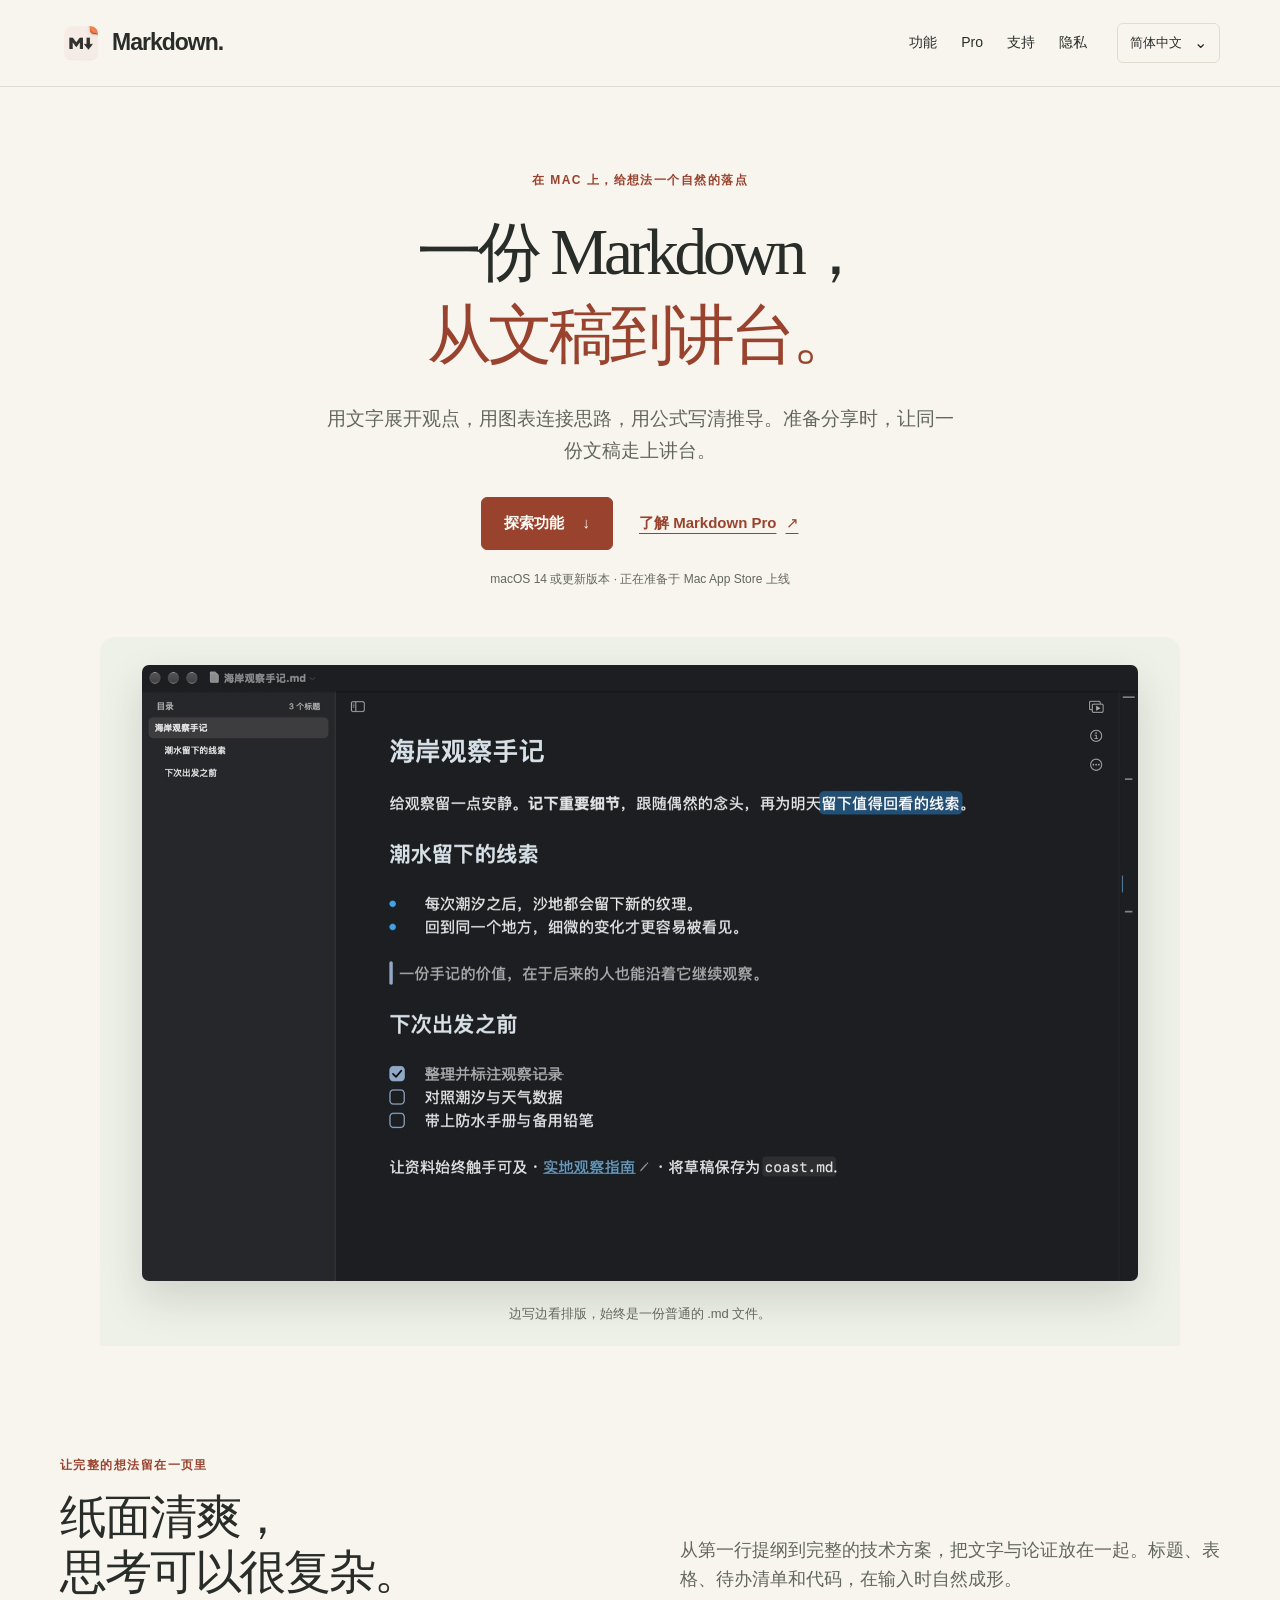
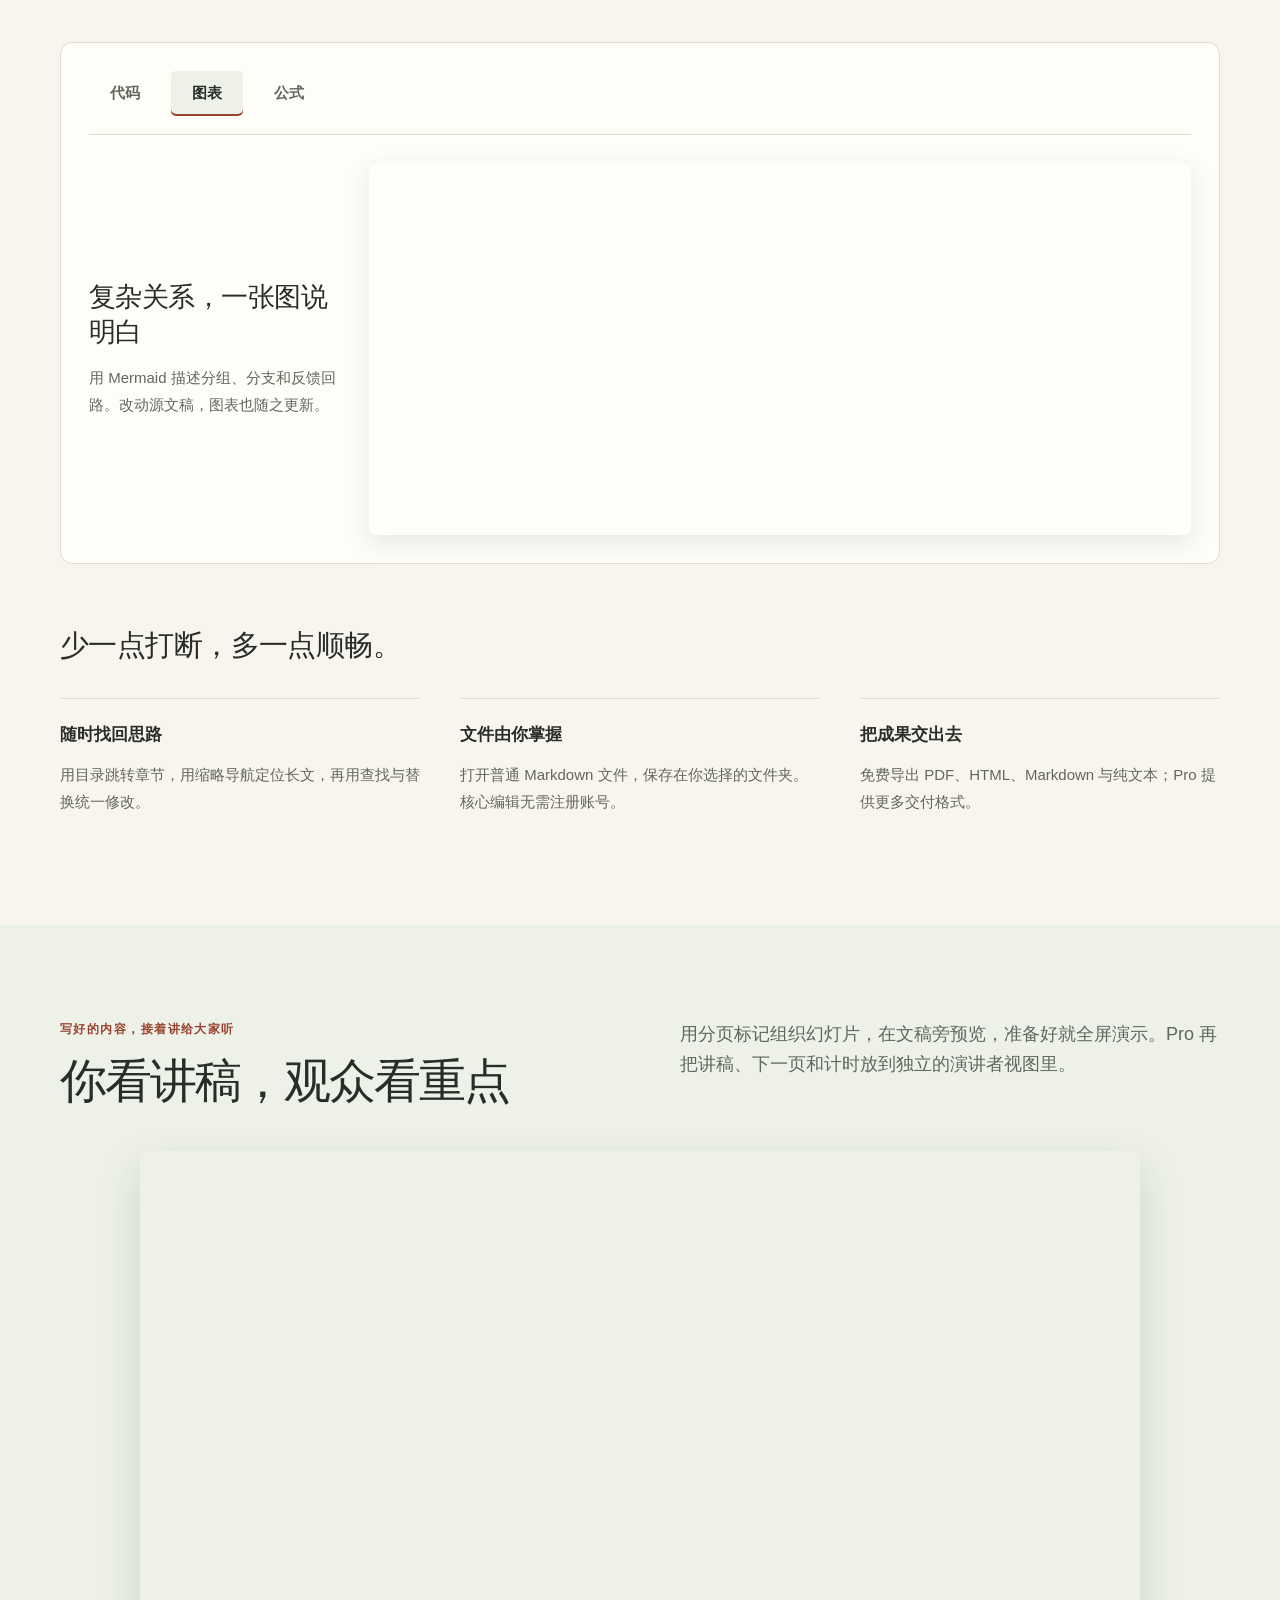
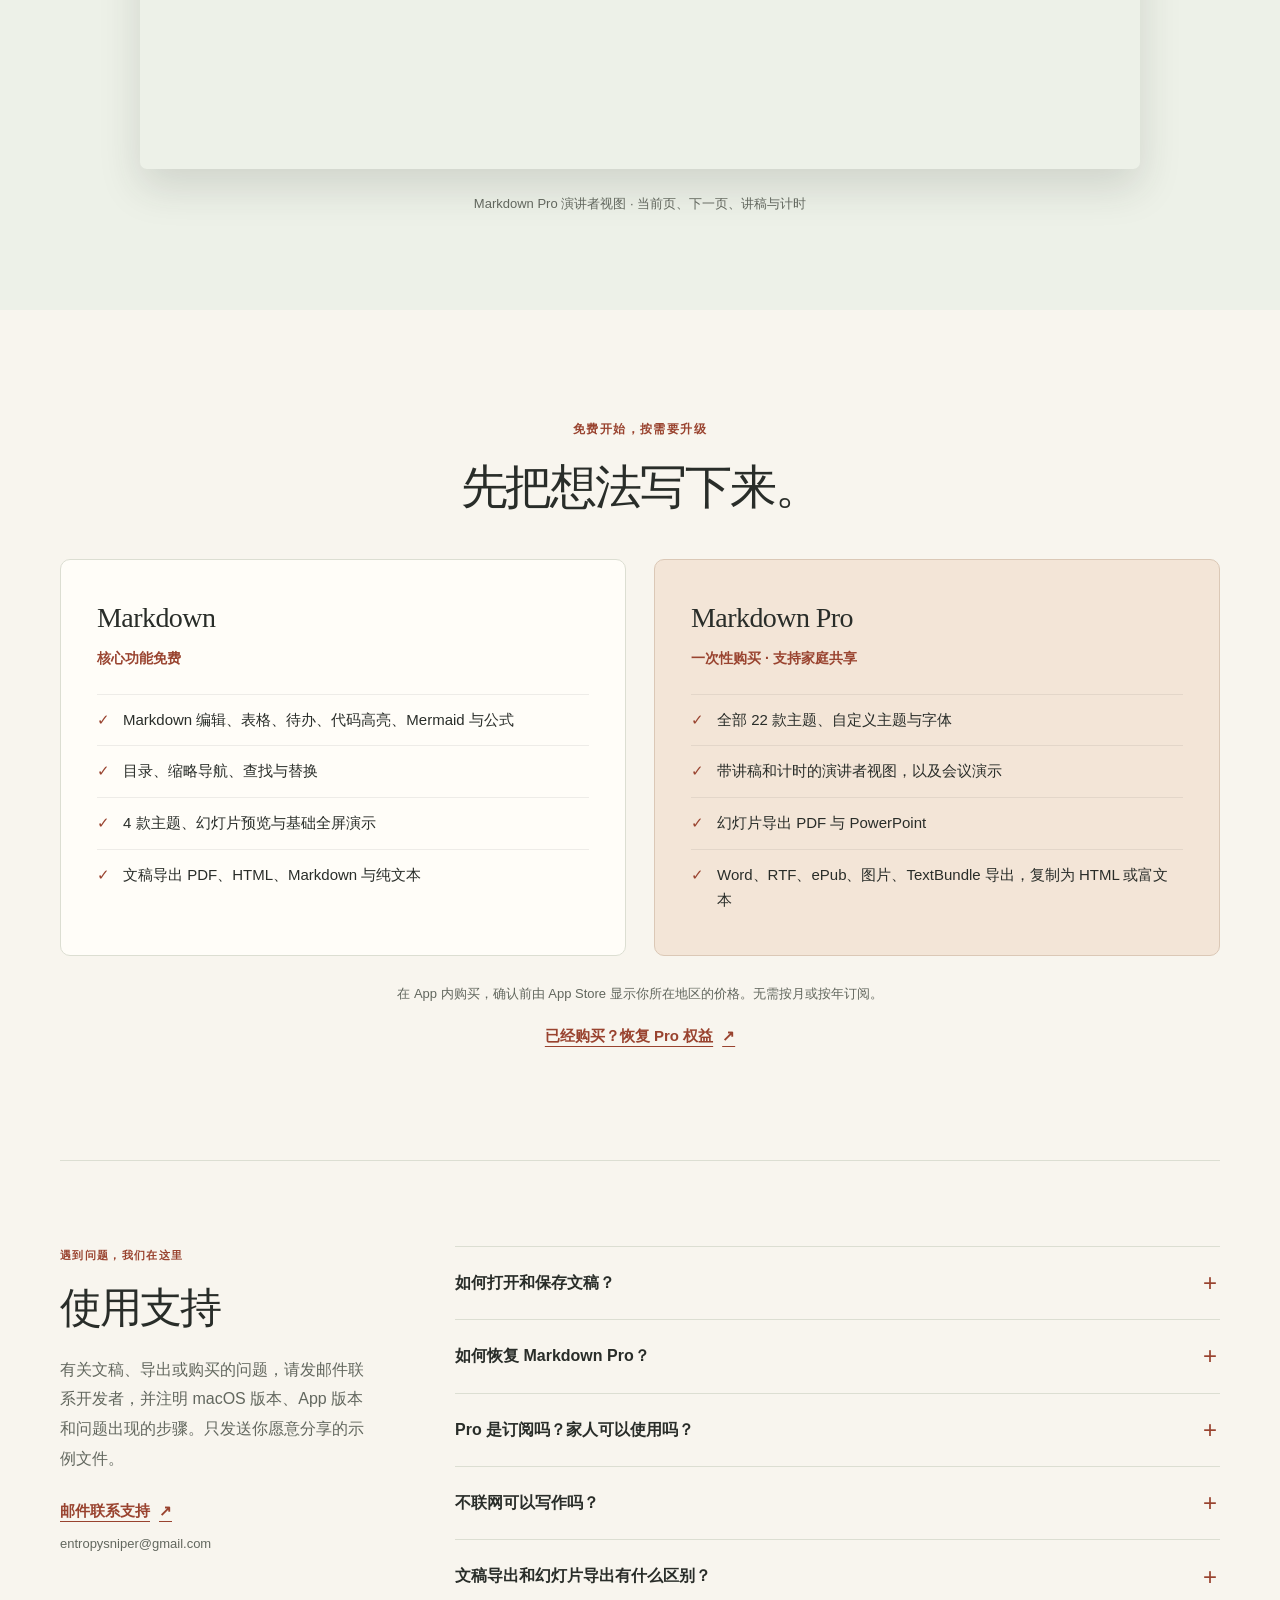
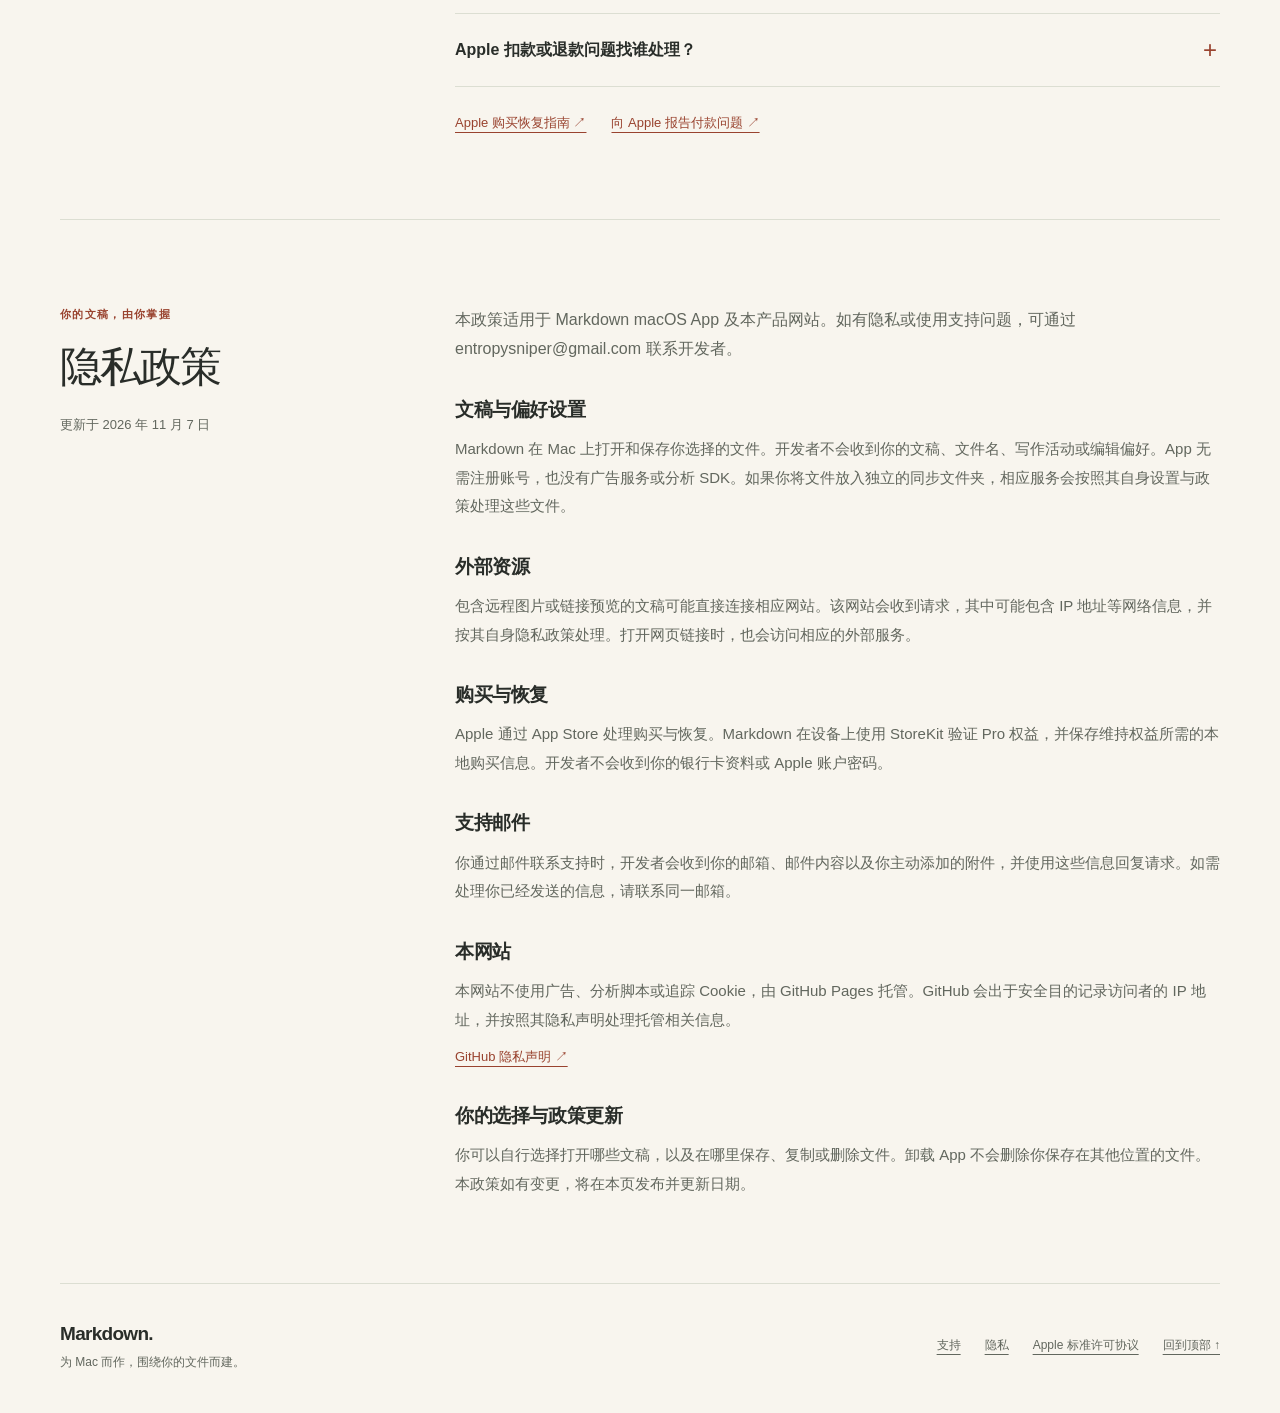
<file: markdown/zh-Hans.html>
<!doctype html>
<html lang="zh-Hans">
<head>
<meta charset="utf-8">
<meta name="viewport" content="width=device-width,initial-scale=1">
<meta http-equiv="Content-Security-Policy" content="default-src 'self'; img-src 'self'; script-src 'self'; style-src 'self'; connect-src 'none'; font-src 'self'; object-src 'none'; base-uri 'none'; form-action 'none'">
<meta name="referrer" content="strict-origin-when-cross-origin">
<meta name="theme-color" content="#f8f5ee">
<title>Markdown. — 从文稿到讲台的原生 Mac 编辑器</title>
<meta name="description" content="在同一份 Markdown 中写作、绘图、推导公式与演讲。了解 Markdown for Mac、Pro 权益、使用支持和隐私政策。">
<link rel="canonical" href="https://entropysniper-app.github.io/zebra.app/markdown/zh-Hans.html">
<link rel="alternate" hreflang="en" href="https://entropysniper-app.github.io/zebra.app/markdown/">
<link rel="alternate" hreflang="zh-Hans" href="https://entropysniper-app.github.io/zebra.app/markdown/zh-Hans.html">
<link rel="alternate" hreflang="ja" href="https://entropysniper-app.github.io/zebra.app/markdown/ja.html">
<link rel="alternate" hreflang="fr" href="https://entropysniper-app.github.io/zebra.app/markdown/fr-FR.html">
<link rel="alternate" hreflang="es" href="https://entropysniper-app.github.io/zebra.app/markdown/es-ES.html">
<link rel="alternate" hreflang="x-default" href="https://entropysniper-app.github.io/zebra.app/markdown/">
<meta property="og:type" content="website">
<meta property="og:title" content="Markdown. — 从文稿到讲台的原生 Mac 编辑器">
<meta property="og:description" content="在同一份 Markdown 中写作、绘图、推导公式与演讲。了解 Markdown for Mac、Pro 权益、使用支持和隐私政策。">
<meta property="og:url" content="https://entropysniper-app.github.io/zebra.app/markdown/zh-Hans.html">
<meta property="og:image" content="https://entropysniper-app.github.io/zebra.app/markdown/images/zh-Hans/writing-1800.jpg">
<link rel="icon" href="icon.png" type="image/png">
<link rel="stylesheet" href="site.css?v=e9f6ac28ae">
<script src="site.js?v=613ffa7902" defer></script>
</head>
<body id="top">
<a class="skip" href="#main">跳至正文</a>
<header class="site-header"><div class="wrap header-inner">
  <a class="brand" href="zh-Hans.html" aria-label="Markdown."><img src="icon.png" alt="" width="42" height="42">Markdown.</a>
  <nav class="primary-nav" aria-label="Markdown"><a href="#features">功能</a><a href="#pro">Pro</a><a href="#support">支持</a><a href="#privacy">隐私</a></nav>
  <details class="language"><summary aria-label="选择语言">简体中文</summary><nav class="language-list" aria-label="选择语言"><a href="index.html" lang="en" hreflang="en">English</a>
<a href="zh-Hans.html" lang="zh-Hans" hreflang="zh-Hans" aria-current=page>简体中文</a>
<a href="ja.html" lang="ja" hreflang="ja">日本語</a>
<a href="fr-FR.html" lang="fr" hreflang="fr">Français</a>
<a href="es-ES.html" lang="es" hreflang="es">Español</a></nav></details>
</div></header>
<main id="main">
<section class="hero wrap" aria-labelledby="hero-title">
  <p class="eyebrow">在 Mac 上，给想法一个自然的落点</p>
  <h1 id="hero-title"><span>一份 Markdown，</span><span>从文稿到讲台。</span></h1>
  <p class="hero-body">用文字展开观点，用图表连接思路，用公式写清推导。准备分享时，让同一份文稿走上讲台。</p>
  <div class="hero-actions"><a class="button" href="#features">探索功能<span class="arrow" aria-hidden="true">↓</span></a><a class="text-link" href="#pro">了解 Markdown Pro<span class="arrow" aria-hidden="true">↗</span></a></div>
  <p class="availability">macOS 14 或更新版本 · 正在准备于 Mac App Store 上线</p>
  <figure class="hero-stage"><a class="window-link" href="images/zh-Hans/writing-1800.jpg" aria-label="查看完整截图 — 一份 Markdown，从文稿到讲台"><img src="images/zh-Hans/writing-1800.jpg" srcset="images/zh-Hans/writing-720.jpg 720w, images/zh-Hans/writing-1800.jpg 1800w" sizes="(max-width:760px) 90vw, 1000px" width="2480" height="1534" alt="一份 Markdown，从文稿到讲台" fetchpriority="high" decoding="async"></a><figcaption>边写边看排版，始终是一份普通的 .md 文件。</figcaption></figure>
</section>
<section class="section wrap" id="features" aria-labelledby="features-title">
  <div class="section-head"><div><p class="eyebrow">让完整的想法留在一页里</p><h2 id="features-title">纸面清爽，<br>思考可以很复杂。</h2></div><p>从第一行提纲到完整的技术方案，把文字与论证放在一起。标题、表格、待办清单和代码，在输入时自然成形。</p></div>
  <div class="gallery" data-gallery><div class="gallery-tabs" role="tablist" aria-label="查看文稿功能"><button type="button" role="tab" id="tab-code" aria-controls="panel-code" aria-selected="false">代码</button><button type="button" role="tab" id="tab-mermaid" aria-controls="panel-mermaid" aria-selected="true">图表</button><button type="button" role="tab" id="tab-math" aria-controls="panel-math" aria-selected="false">公式</button></div><div class="demo-panel" role="tabpanel" id="panel-code" aria-labelledby="tab-code" tabindex="0"><div><h3>代码与解释，放在一起读</h3><p>代码按语言高亮，说明紧挨着实现。把技术方案、排查过程和教程，写得更好读。</p></div><a class="window-link" href="images/zh-Hans/code-1800.jpg" aria-label="查看完整截图 — 代码与解释，放在一起读"><img src="images/zh-Hans/code-1800.jpg" srcset="images/zh-Hans/code-720.jpg 720w, images/zh-Hans/code-1800.jpg 1800w" sizes="(max-width:760px) 90vw, 1000px" width="2480" height="1534" alt="代码与解释，放在一起读" loading="lazy" decoding="async"></a></div><div class="demo-panel" role="tabpanel" id="panel-mermaid" aria-labelledby="tab-mermaid" tabindex="0"><div><h3>复杂关系，一张图说明白</h3><p>用 Mermaid 描述分组、分支和反馈回路。改动源文稿，图表也随之更新。</p></div><a class="window-link" href="images/zh-Hans/mermaid-1800.jpg" aria-label="查看完整截图 — 复杂关系，一张图说明白"><img src="images/zh-Hans/mermaid-1800.jpg" srcset="images/zh-Hans/mermaid-720.jpg 720w, images/zh-Hans/mermaid-1800.jpg 1800w" sizes="(max-width:760px) 90vw, 1000px" width="2480" height="1534" alt="复杂关系，一张图说明白" loading="lazy" decoding="async"></a></div><div class="demo-panel" role="tabpanel" id="panel-math" aria-labelledby="tab-math" tabindex="0"><div><h3>从一行公式，到一页推导</h3><p>行内数学融入句子，多行公式逐步展开。矩阵、积分与推导，清晰呈现在文稿里。</p></div><a class="window-link" href="images/zh-Hans/math-1800.jpg" aria-label="查看完整截图 — 从一行公式，到一页推导"><img src="images/zh-Hans/math-1800.jpg" srcset="images/zh-Hans/math-720.jpg 720w, images/zh-Hans/math-1800.jpg 1800w" sizes="(max-width:760px) 90vw, 1000px" width="2480" height="1534" alt="从一行公式，到一页推导" loading="lazy" decoding="async"></a></div></div>
  <div class="essentials"><h3>少一点打断，多一点顺畅。</h3><div class="essentials-grid"><article class="essential"><h4>随时找回思路</h4><p>用目录跳转章节，用缩略导航定位长文，再用查找与替换统一修改。</p></article><article class="essential"><h4>文件由你掌握</h4><p>打开普通 Markdown 文件，保存在你选择的文件夹。核心编辑无需注册账号。</p></article><article class="essential"><h4>把成果交出去</h4><p>免费导出 PDF、HTML、Markdown 与纯文本；Pro 提供更多交付格式。</p></article></div></div>
</section>
<section class="section presenter-section" aria-labelledby="presenter-title"><div class="wrap">
  <div class="section-head"><div><p class="eyebrow">写好的内容，接着讲给大家听</p><h2 id="presenter-title">你看讲稿，观众看重点</h2></div><p>用分页标记组织幻灯片，在文稿旁预览，准备好就全屏演示。Pro 再把讲稿、下一页和计时放到独立的演讲者视图里。</p></div>
  <figure><a class="window-link" href="images/zh-Hans/presenter-1800.jpg" aria-label="查看完整截图 — Markdown Pro 演讲者视图 · 当前页、下一页、讲稿与计时"><img src="images/zh-Hans/presenter-1800.jpg" srcset="images/zh-Hans/presenter-720.jpg 720w, images/zh-Hans/presenter-1800.jpg 1800w" sizes="(max-width:760px) 90vw, 1000px" width="2480" height="1534" alt="Markdown Pro 演讲者视图 · 当前页、下一页、讲稿与计时" loading="lazy" decoding="async"></a><figcaption>Markdown Pro 演讲者视图 · 当前页、下一页、讲稿与计时</figcaption></figure>
</div></section>
<section class="plans wrap" id="pro" aria-labelledby="pro-title">
  <p class="eyebrow">免费开始，按需要升级</p><h2 id="pro-title">先把想法写下来。</h2>
  <div class="plans-grid"><article class="plan"><h3>Markdown</h3><p class="plan-price">核心功能免费</p><ul><li>Markdown 编辑、表格、待办、代码高亮、Mermaid 与公式</li><li>目录、缩略导航、查找与替换</li><li>4 款主题、幻灯片预览与基础全屏演示</li><li>文稿导出 PDF、HTML、Markdown 与纯文本</li></ul></article>
  <article class="plan plan-pro"><h3>Markdown Pro</h3><p class="plan-price">一次性购买 · 支持家庭共享</p><ul><li>全部 22 款主题、自定义主题与字体</li><li>带讲稿和计时的演讲者视图，以及会议演示</li><li>幻灯片导出 PDF 与 PowerPoint</li><li>Word、RTF、ePub、图片、TextBundle 导出，复制为 HTML 或富文本</li></ul></article></div>
  <p class="plan-footnote">在 App 内购买，确认前由 App Store 显示你所在地区的价格。无需按月或按年订阅。</p><p class="restore-link"><a class="text-link" href="#restore-purchases">已经购买？恢复 Pro 权益<span aria-hidden="true">↗</span></a></p>
</section>
<section class="document-section wrap" id="support" aria-labelledby="support-title">
  <header><p class="eyebrow">遇到问题，我们在这里</p><h2 id="support-title">使用支持</h2><p class="section-description">有关文稿、导出或购买的问题，请发邮件联系开发者，并注明 macOS 版本、App 版本和问题出现的步骤。只发送你愿意分享的示例文件。</p><div class="support-contact"><a class="text-link" href="mailto:entropysniper@gmail.com?subject=Markdown%20Support">邮件联系支持<span aria-hidden="true">↗</span></a><p class="email-address">entropysniper@gmail.com</p></div></header>
  <div><details class="faq"><summary>如何打开和保存文稿？</summary><p>打开 Mac 上的 .md 文件，或在 App 中新建文稿，再保存到你选择的文件夹。如果文件夹或附件无法访问，请检查文件位置，并在 macOS 提示时授予访问权限。重要文稿请保留备份。</p></details><details class="faq" id=restore-purchases><summary>如何恢复 Markdown Pro？</summary><p>在 Mac App Store 登录购买时使用的 Apple 账户。打开 Markdown，前往“设置 → Pro”，选择“恢复购买”。请保持联网，并完成 Apple 的登录提示。如果仍未恢复，请将错误信息发送给支持邮箱。</p></details><details class="faq"><summary>Pro 是订阅吗？家人可以使用吗？</summary><p>Markdown Pro 是一次性、非消耗型 App 内购买，已启用家庭共享。符合条件的家庭成员可通过 Apple 的家庭共享设置使用此购买。实际价格与购买条款会在付款前由 App Store 显示。</p></details><details class="faq"><summary>不联网可以写作吗？</summary><p>本地写作和已保存在本地的内容可以离线使用。远程图片、链接预览、购买与恢复购买可能需要联网。如果文稿放在其他云服务的文件夹中，文件是否可用取决于该服务。</p></details><details class="faq"><summary>文稿导出和幻灯片导出有什么区别？</summary><p>文稿导出 PDF 属于免费功能。将整套幻灯片导出为 PDF 或 PowerPoint 需要 Pro；Pro 还提供 Word、RTF、ePub、图片与 TextBundle 等导出格式。</p></details><details class="faq"><summary>Apple 扣款或退款问题找谁处理？</summary><p>App Store 付款由 Apple 处理。对于不明扣款或退款申请，请使用 Apple 的“报告问题”服务。开发者无法查看你的银行卡资料或 Apple 账户密码。</p></details><nav class="support-links"><a href="https://support.apple.com/108096">Apple 购买恢复指南 ↗</a><a href="https://reportaproblem.apple.com/">向 Apple 报告付款问题 ↗</a></nav></div>
</section>
<section class="document-section wrap" id="privacy" aria-labelledby="privacy-title">
  <header><p class="eyebrow">你的文稿，由你掌握</p><h2 id="privacy-title">隐私政策</h2><p class="privacy-date">更新于 2026 年 11 月 7 日</p></header>
  <div><p class="privacy-intro">本政策适用于 Markdown macOS App 及本产品网站。如有隐私或使用支持问题，可通过 entropysniper@gmail.com 联系开发者。</p><section class="policy-block"><h3>文稿与偏好设置</h3><p>Markdown 在 Mac 上打开和保存你选择的文件。开发者不会收到你的文稿、文件名、写作活动或编辑偏好。App 无需注册账号，也没有广告服务或分析 SDK。如果你将文件放入独立的同步文件夹，相应服务会按照其自身设置与政策处理这些文件。</p></section><section class="policy-block"><h3>外部资源</h3><p>包含远程图片或链接预览的文稿可能直接连接相应网站。该网站会收到请求，其中可能包含 IP 地址等网络信息，并按其自身隐私政策处理。打开网页链接时，也会访问相应的外部服务。</p></section><section class="policy-block"><h3>购买与恢复</h3><p>Apple 通过 App Store 处理购买与恢复。Markdown 在设备上使用 StoreKit 验证 Pro 权益，并保存维持权益所需的本地购买信息。开发者不会收到你的银行卡资料或 Apple 账户密码。</p></section><section class="policy-block"><h3>支持邮件</h3><p>你通过邮件联系支持时，开发者会收到你的邮箱、邮件内容以及你主动添加的附件，并使用这些信息回复请求。如需处理你已经发送的信息，请联系同一邮箱。</p></section><section class="policy-block"><h3>本网站</h3><p>本网站不使用广告、分析脚本或追踪 Cookie，由 GitHub Pages 托管。GitHub 会出于安全目的记录访问者的 IP 地址，并按照其隐私声明处理托管相关信息。</p><a href="https://docs.github.com/en/site-policy/privacy-policies/github-general-privacy-statement">GitHub 隐私声明 ↗</a></section><section class="policy-block"><h3>你的选择与政策更新</h3><p>你可以自行选择打开哪些文稿，以及在哪里保存、复制或删除文件。卸载 App 不会删除你保存在其他位置的文件。本政策如有变更，将在本页发布并更新日期。</p></section></div>
</section>
</main>
<footer class="site-footer wrap"><div class="footer-brand"><strong>Markdown.</strong><p>为 Mac 而作，围绕你的文件而建。</p></div><nav><a href="#support">支持</a><a href="#privacy">隐私</a><a href="https://www.apple.com/legal/internet-services/itunes/dev/stdeula/">Apple 标准许可协议</a><a href="#top">回到顶部 ↑</a></nav></footer>
</body>
</html>
</file>
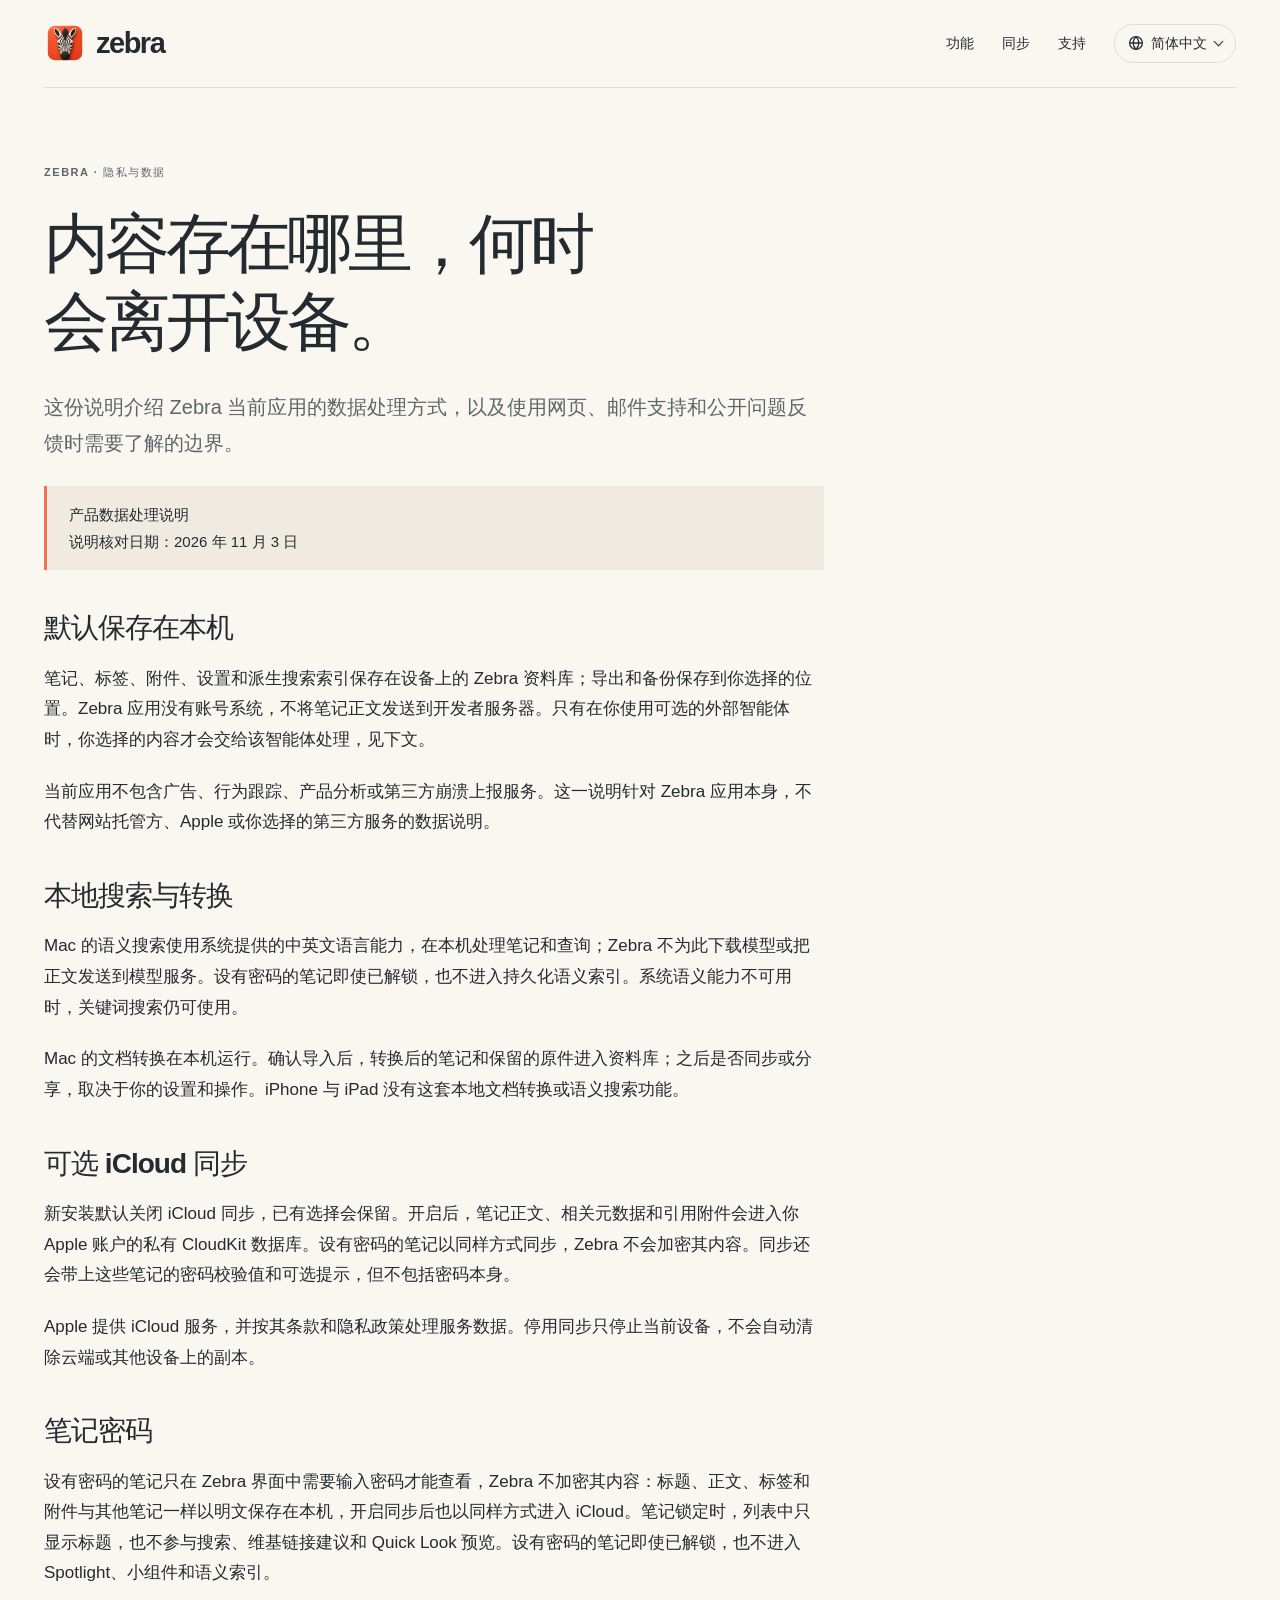
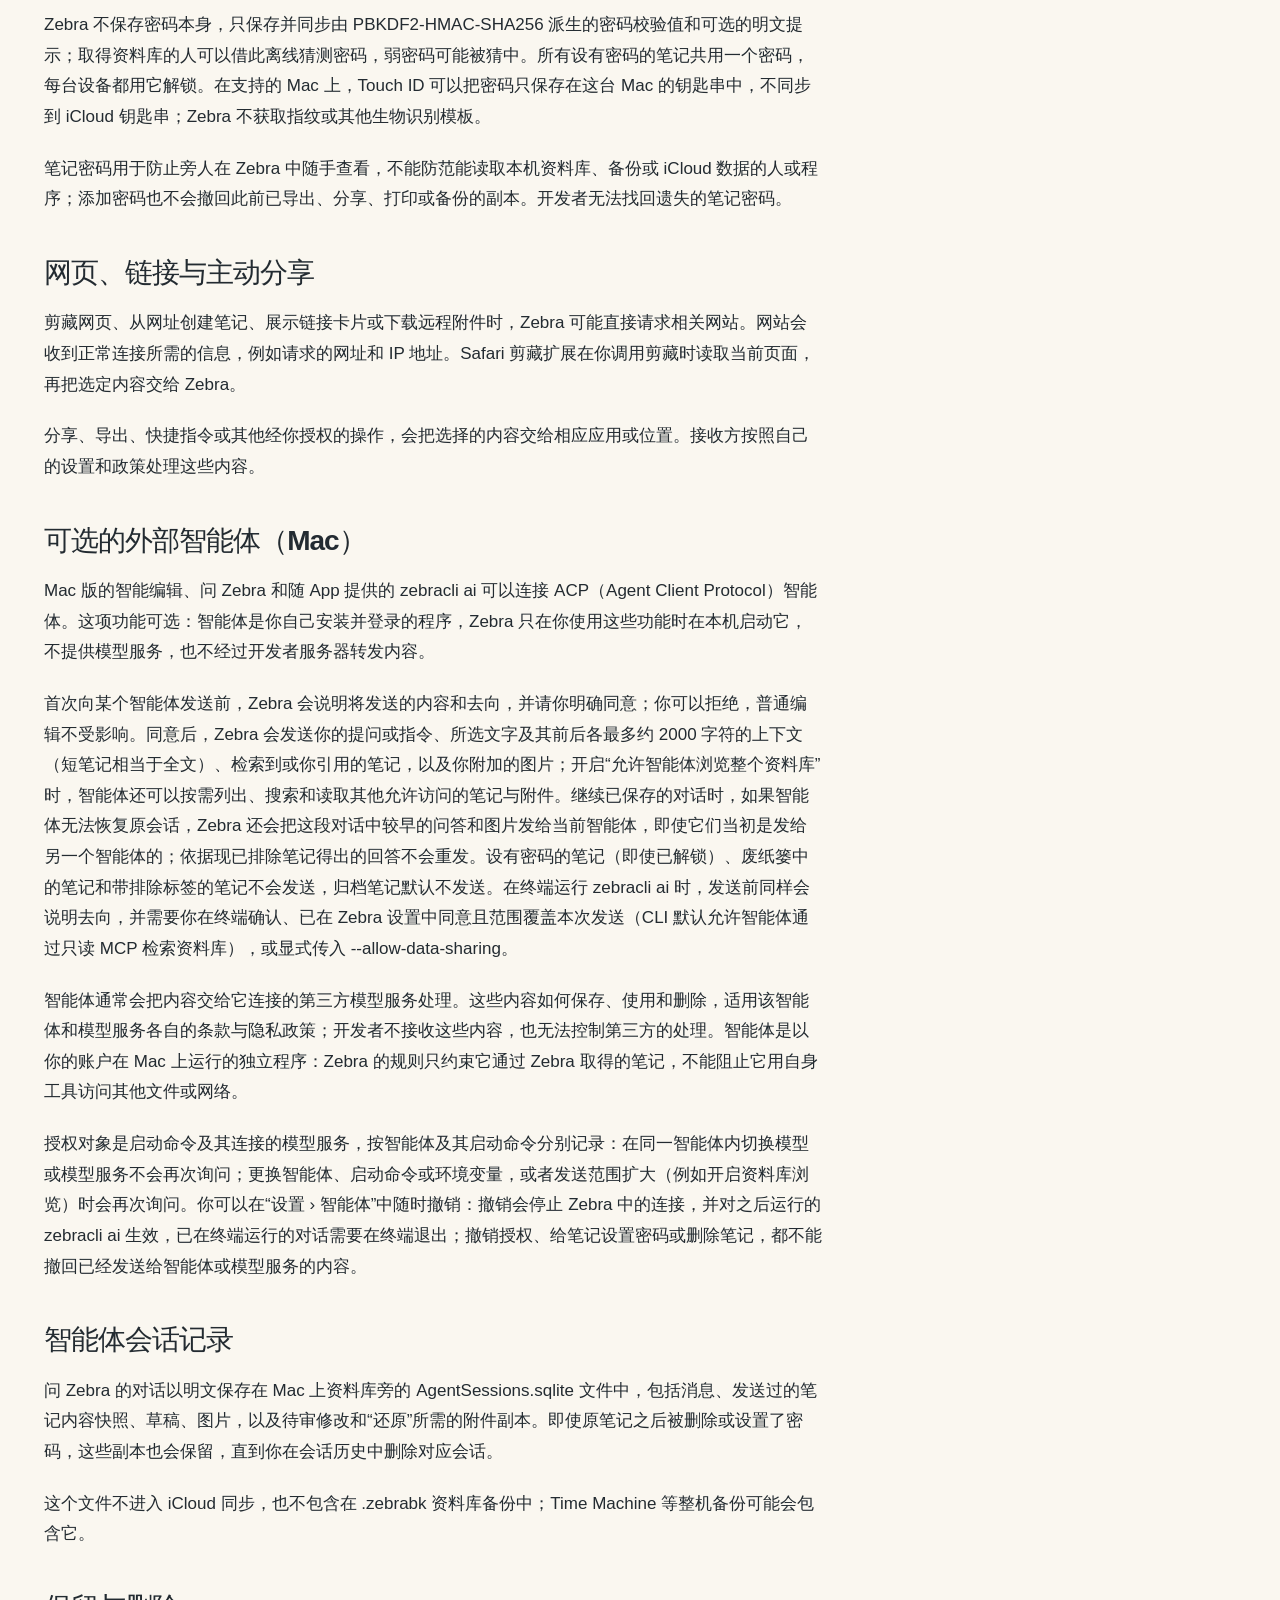
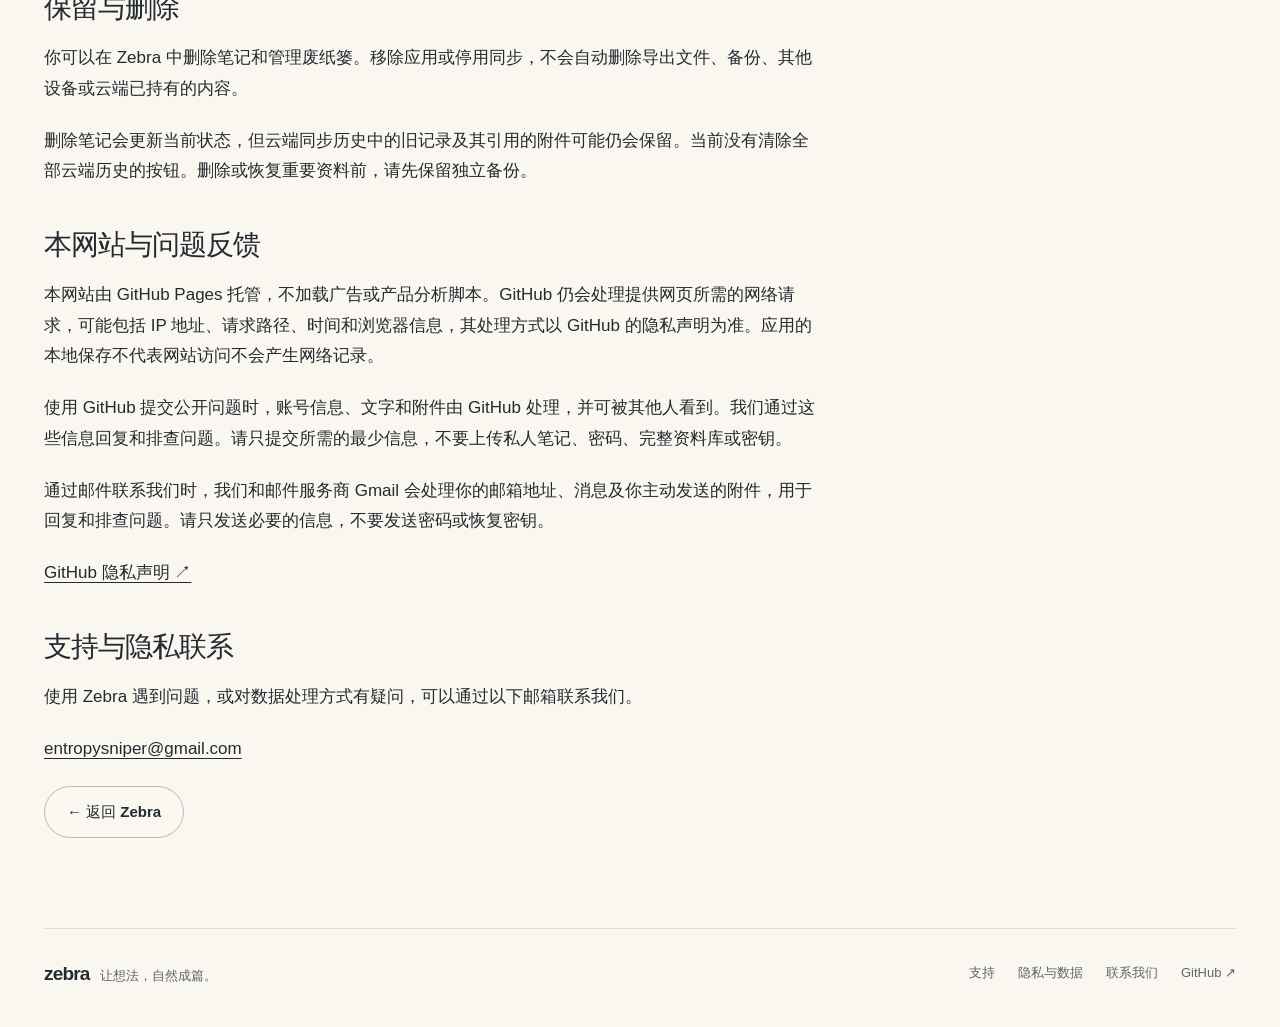
<file: zh/privacy.html>
<!doctype html>
<html lang="zh-Hans"><head><meta charset="utf-8"><meta name="viewport" content="width=device-width, initial-scale=1"><meta name="color-scheme" content="light"><meta name="theme-color" content="#faf7f0"><meta name="referrer" content="strict-origin-when-cross-origin"><meta http-equiv="Content-Security-Policy" content="default-src 'self'; script-src 'self'; style-src 'self'; img-src 'self'; connect-src 'none'; object-src 'none'; base-uri 'self'; form-action 'none'">
<title>隐私与数据 — Zebra</title><meta name="description" content="以 Markdown 承载知识，默认本机保存。在 Mac 接入自选 Agent，基于资料智能问答、智能写作、创作 Slide 并演示，让积累持续为你所用。"><link rel="canonical" href="https://entropysniper-app.github.io/zebra.app/zh/privacy.html"><link rel="alternate" hreflang="en" href="https://entropysniper-app.github.io/zebra.app/privacy.html"><link rel="alternate" hreflang="zh-Hans" href="https://entropysniper-app.github.io/zebra.app/zh/privacy.html"><link rel="alternate" hreflang="ja" href="https://entropysniper-app.github.io/zebra.app/ja/privacy.html"><link rel="alternate" hreflang="fr" href="https://entropysniper-app.github.io/zebra.app/fr/privacy.html"><link rel="alternate" hreflang="x-default" href="https://entropysniper-app.github.io/zebra.app/privacy.html"><meta property="og:type" content="website"><meta property="og:title" content="隐私与数据 — Zebra"><meta property="og:description" content="以 Markdown 承载知识，默认本机保存。在 Mac 接入自选 Agent，基于资料智能问答、智能写作、创作 Slide 并演示，让积累持续为你所用。"><meta property="og:url" content="https://entropysniper-app.github.io/zebra.app/zh/privacy.html"><meta property="og:image" content="https://entropysniper-app.github.io/zebra.app/assets/images/macos/zh-Hans/01-write-large.webp?v=e051a3fddfe5"><meta property="og:locale" content="zh_CN"><meta property="og:locale:alternate" content="en_US"><meta property="og:locale:alternate" content="ja_JP"><meta property="og:locale:alternate" content="fr_FR"><meta name="twitter:card" content="summary_large_image"><link rel="icon" href="../assets/images/icon.png"><link rel="apple-touch-icon" sizes="180x180" href="../assets/images/apple-touch-icon.png"><link rel="stylesheet" href="../assets/site.css"><script defer src="../assets/site.js"></script></head><body>
<a class="skip-link" href="#main">跳到正文</a><div class="container"><header class="site-header"><a class="brand" href="index.html" aria-label="Zebra 首页"><img src="../assets/images/icon.png" width="42" height="42" alt="">zebra</a><nav class="site-nav" aria-label="主导航"><a class="nav-extra" href="index.html#explore">功能</a><a class="nav-extra" href="index.html#sync">同步</a><a href="index.html#support">支持</a><details class="language-menu"><summary><svg class="globe" aria-hidden="true" focusable="false" viewBox="0 0 16 16" width="16" height="16" fill="none" stroke="currentColor" stroke-width="1.3"><circle cx="8" cy="8" r="6.4"/><path d="M1.6 8h12.8M8 1.6c1.9 2 2.8 4.1 2.8 6.4S9.9 12.4 8 14.4M8 1.6C6.1 3.6 5.2 5.7 5.2 8s.9 4.4 2.8 6.4"/></svg><span class="visually-hidden">语言： </span><span lang="zh-Hans">简体中文</span></summary><ul class="language-list"><li><a href="../privacy.html" lang="en" hreflang="en">English</a></li><li><a href="../ja/privacy.html" lang="ja" hreflang="ja">日本語</a></li><li><a href="../fr/privacy.html" lang="fr" hreflang="fr">Français</a></li></ul></details></nav></header><main id="main" class="document"><p class="eyebrow">Zebra · 隐私与数据</p><h1>内容存在哪里，何时会离开设备。</h1><p class="lead">这份说明介绍 Zebra 当前应用的数据处理方式，以及使用网页、邮件支持和公开问题反馈时需要了解的边界。</p><p class="notice">产品数据处理说明<br>说明核对日期：2026 年 11 月 3 日</p><section id="local"><h2>默认保存在本机</h2><p>笔记、标签、附件、设置和派生搜索索引保存在设备上的 Zebra 资料库；导出和备份保存到你选择的位置。Zebra 应用没有账号系统，不将笔记正文发送到开发者服务器。只有在你使用可选的外部智能体时，你选择的内容才会交给该智能体处理，见下文。</p><p>当前应用不包含广告、行为跟踪、产品分析或第三方崩溃上报服务。这一说明针对 Zebra 应用本身，不代替网站托管方、Apple 或你选择的第三方服务的数据说明。</p></section><section id="local-processing"><h2>本地搜索与转换</h2><p>Mac 的语义搜索使用系统提供的中英文语言能力，在本机处理笔记和查询；Zebra 不为此下载模型或把正文发送到模型服务。设有密码的笔记即使已解锁，也不进入持久化语义索引。系统语义能力不可用时，关键词搜索仍可使用。</p><p>Mac 的文档转换在本机运行。确认导入后，转换后的笔记和保留的原件进入资料库；之后是否同步或分享，取决于你的设置和操作。iPhone 与 iPad 没有这套本地文档转换或语义搜索功能。</p></section><section id="icloud"><h2>可选 iCloud 同步</h2><p>新安装默认关闭 iCloud 同步，已有选择会保留。开启后，笔记正文、相关元数据和引用附件会进入你 Apple 账户的私有 CloudKit 数据库。设有密码的笔记以同样方式同步，Zebra 不会加密其内容。同步还会带上这些笔记的密码校验值和可选提示，但不包括密码本身。</p><p>Apple 提供 iCloud 服务，并按其条款和隐私政策处理服务数据。停用同步只停止当前设备，不会自动清除云端或其他设备上的副本。</p></section><section id="note-password"><h2>笔记密码</h2><p>设有密码的笔记只在 Zebra 界面中需要输入密码才能查看，Zebra 不加密其内容：标题、正文、标签和附件与其他笔记一样以明文保存在本机，开启同步后也以同样方式进入 iCloud。笔记锁定时，列表中只显示标题，也不参与搜索、维基链接建议和 Quick Look 预览。设有密码的笔记即使已解锁，也不进入 Spotlight、小组件和语义索引。</p><p>Zebra 不保存密码本身，只保存并同步由 PBKDF2-HMAC-SHA256 派生的密码校验值和可选的明文提示；取得资料库的人可以借此离线猜测密码，弱密码可能被猜中。所有设有密码的笔记共用一个密码，每台设备都用它解锁。在支持的 Mac 上，Touch ID 可以把密码只保存在这台 Mac 的钥匙串中，不同步到 iCloud 钥匙串；Zebra 不获取指纹或其他生物识别模板。</p><p>笔记密码用于防止旁人在 Zebra 中随手查看，不能防范能读取本机资料库、备份或 iCloud 数据的人或程序；添加密码也不会撤回此前已导出、分享、打印或备份的副本。开发者无法找回遗失的笔记密码。</p></section><section id="web-and-sharing"><h2>网页、链接与主动分享</h2><p>剪藏网页、从网址创建笔记、展示链接卡片或下载远程附件时，Zebra 可能直接请求相关网站。网站会收到正常连接所需的信息，例如请求的网址和 IP 地址。Safari 剪藏扩展在你调用剪藏时读取当前页面，再把选定内容交给 Zebra。</p><p>分享、导出、快捷指令或其他经你授权的操作，会把选择的内容交给相应应用或位置。接收方按照自己的设置和政策处理这些内容。</p></section><section id="agents"><h2>可选的外部智能体（Mac）</h2><p>Mac 版的智能编辑、问 Zebra 和随 App 提供的 zebracli ai 可以连接 ACP（Agent Client Protocol）智能体。这项功能可选：智能体是你自己安装并登录的程序，Zebra 只在你使用这些功能时在本机启动它，不提供模型服务，也不经过开发者服务器转发内容。</p><p>首次向某个智能体发送前，Zebra 会说明将发送的内容和去向，并请你明确同意；你可以拒绝，普通编辑不受影响。同意后，Zebra 会发送你的提问或指令、所选文字及其前后各最多约 2000 字符的上下文（短笔记相当于全文）、检索到或你引用的笔记，以及你附加的图片；开启“允许智能体浏览整个资料库”时，智能体还可以按需列出、搜索和读取其他允许访问的笔记与附件。继续已保存的对话时，如果智能体无法恢复原会话，Zebra 还会把这段对话中较早的问答和图片发给当前智能体，即使它们当初是发给另一个智能体的；依据现已排除笔记得出的回答不会重发。设有密码的笔记（即使已解锁）、废纸篓中的笔记和带排除标签的笔记不会发送，归档笔记默认不发送。在终端运行 zebracli ai 时，发送前同样会说明去向，并需要你在终端确认、已在 Zebra 设置中同意且范围覆盖本次发送（CLI 默认允许智能体通过只读 MCP 检索资料库），或显式传入 --allow-data-sharing。</p><p>智能体通常会把内容交给它连接的第三方模型服务处理。这些内容如何保存、使用和删除，适用该智能体和模型服务各自的条款与隐私政策；开发者不接收这些内容，也无法控制第三方的处理。智能体是以你的账户在 Mac 上运行的独立程序：Zebra 的规则只约束它通过 Zebra 取得的笔记，不能阻止它用自身工具访问其他文件或网络。</p><p>授权对象是启动命令及其连接的模型服务，按智能体及其启动命令分别记录：在同一智能体内切换模型或模型服务不会再次询问；更换智能体、启动命令或环境变量，或者发送范围扩大（例如开启资料库浏览）时会再次询问。你可以在“设置 › 智能体”中随时撤销：撤销会停止 Zebra 中的连接，并对之后运行的 zebracli ai 生效，已在终端运行的对话需要在终端退出；撤销授权、给笔记设置密码或删除笔记，都不能撤回已经发送给智能体或模型服务的内容。</p></section><section id="agent-history"><h2>智能体会话记录</h2><p>问 Zebra 的对话以明文保存在 Mac 上资料库旁的 AgentSessions.sqlite 文件中，包括消息、发送过的笔记内容快照、草稿、图片，以及待审修改和“还原”所需的附件副本。即使原笔记之后被删除或设置了密码，这些副本也会保留，直到你在会话历史中删除对应会话。</p><p>这个文件不进入 iCloud 同步，也不包含在 .zebrabk 资料库备份中；Time Machine 等整机备份可能会包含它。</p></section><section id="retention"><h2>保留与删除</h2><p>你可以在 Zebra 中删除笔记和管理废纸篓。移除应用或停用同步，不会自动删除导出文件、备份、其他设备或云端已持有的内容。</p><p>删除笔记会更新当前状态，但云端同步历史中的旧记录及其引用的附件可能仍会保留。当前没有清除全部云端历史的按钮。删除或恢复重要资料前，请先保留独立备份。</p></section><section id="website-support"><h2>本网站与问题反馈</h2><p>本网站由 GitHub Pages 托管，不加载广告或产品分析脚本。GitHub 仍会处理提供网页所需的网络请求，可能包括 IP 地址、请求路径、时间和浏览器信息，其处理方式以 GitHub 的隐私声明为准。应用的本地保存不代表网站访问不会产生网络记录。</p><p>使用 GitHub 提交公开问题时，账号信息、文字和附件由 GitHub 处理，并可被其他人看到。我们通过这些信息回复和排查问题。请只提交所需的最少信息，不要上传私人笔记、密码、完整资料库或密钥。</p><p>通过邮件联系我们时，我们和邮件服务商 Gmail 会处理你的邮箱地址、消息及你主动发送的附件，用于回复和排查问题。请只发送必要的信息，不要发送密码或恢复密钥。</p></section><p><a href="https://docs.github.com/en/site-policy/privacy-policies/github-general-privacy-statement">GitHub 隐私声明 ↗</a></p><section id="privacy-contact"><h2>支持与隐私联系</h2><p>使用 Zebra 遇到问题，或对数据处理方式有疑问，可以通过以下邮箱联系我们。</p><p><a href="mailto:entropysniper@gmail.com">entropysniper@gmail.com</a></p></section><a class="button secondary" href="index.html">← 返回 Zebra</a></main><footer class="site-footer"><div><span class="footer-brand">zebra</span> &nbsp; 让想法，自然成篇。</div><nav class="footer-links" aria-label="页脚导航"><a href="index.html#support">支持</a><a href="privacy.html">隐私与数据</a><a href="mailto:entropysniper@gmail.com">联系我们</a><a href="https://github.com/entropysniper-app/zebra.app">GitHub ↗</a></nav></footer></div></body></html>
</file>
<file: assets/site.css>
@charset "UTF-8";
:root{--paper:#faf7f0;--ink:#232b31;--muted:#5d666a;--orange:#f37252;--line:#dcded7;--green:#193d36;--surface:#fffefa;--radius:22px;font-family:-apple-system,BlinkMacSystemFont,"Segoe UI","PingFang SC","Hiragino Sans GB",sans-serif;color:var(--ink);background:var(--paper);font-synthesis:none;scroll-behavior:smooth;scroll-padding-top:90px}
*{box-sizing:border-box}body{margin:0;font-size:17px;line-height:1.6}a{color:inherit;text-underline-offset:4px}button,select{font:inherit}button,a{-webkit-tap-highlight-color:transparent}button{cursor:pointer}button:focus-visible,a:focus-visible,summary:focus-visible{outline:3px solid #ba3d21;outline-offset:5px}img{display:block;max-width:100%;height:auto}button{color:inherit}p{margin:0 0 1.25em}h1,h2,h3,p{overflow-wrap:break-word}h1,h2,h3{line-height:1.12;letter-spacing:-.045em}h1{font-size:clamp(46px,5.7vw,84px);font-weight:720;max-width:11ch;margin:22px 0 28px}html[lang=zh-Hans] h1{max-width:8.5em;font-size:clamp(42px,5.1vw,74px);line-height:1.2;letter-spacing:-.065em}h2{font-size:clamp(34px,3.5vw,50px);font-weight:700;margin:0 0 20px}h3{font-size:24px;margin:0 0 12px}button{border:0}section{scroll-margin-top:90px}.container{width:min(1264px,calc(100% - 88px));margin-inline:auto}.skip-link{position:fixed;z-index:100;top:10px;left:10px;padding:12px;background:white;transform:translateY(-160%)}.skip-link:focus{transform:none}.site-header{height:88px;display:flex;align-items:center;justify-content:space-between;gap:20px;border-bottom:1px solid var(--line)}.brand{display:inline-flex;align-items:center;gap:10px;text-decoration:none;font-size:29px;font-weight:750;letter-spacing:-1.5px}.brand img{width:42px;height:42px;border-radius:11px}.site-nav{display:flex;align-items:center;gap:28px;font-size:14px;font-weight:560}.site-nav a{text-decoration:none}.site-nav a:hover{text-decoration:underline}.hero{display:grid;grid-template-columns:.85fr 1.15fr;gap:55px;align-items:center;padding:78px 0 75px}.eyebrow{text-transform:uppercase;letter-spacing:.14em;font-size:11px;font-weight:750;margin:0;color:var(--muted)}.hero .lead{font-size:19px;max-width:30em;line-height:1.65;color:var(--muted)}.hero .poster{border-radius:var(--radius);box-shadow:0 20px 55px #56320a18;transform:rotate(2deg);overflow:hidden}.hero-image-link{display:block;transition:transform .2s}.hero-image-link:hover{transform:translateY(-4px)}.hero .poster img{width:100%}.hero-caption{font-size:12px;color:var(--muted);text-align:center;margin:20px 0 0}.actions{display:flex;gap:14px;flex-wrap:wrap;margin-top:28px}.button{display:inline-flex;align-items:center;justify-content:center;gap:20px;padding:13px 22px;border-radius:999px;font-weight:650;font-size:15px;text-decoration:none;background:var(--ink);color:white;min-height:48px}.button:hover{background:#3c484f}.button.secondary{background:transparent;color:var(--ink);border:1px solid #b7bbb4}.button.secondary:hover{background:#eeeae1}.principles{display:flex;justify-content:space-between;gap:20px;border-block:1px solid var(--line);padding:24px 0;margin-bottom:90px;font-size:14px;font-weight:580}.principles span{display:flex;align-items:center;gap:12px}.principles span::before{content:"✳";font-size:19px;color:#b84028}.section-heading{display:flex;justify-content:space-between;gap:28px;align-items:end;margin-bottom:34px}.section-heading>div{max-width:690px}.section-heading .eyebrow{margin-bottom:16px}.section-heading p{color:var(--muted);margin-bottom:0;max-width:580px}.device-switch{display:flex;gap:3px;padding:5px;background:#edece5;border:1px solid var(--line);border-radius:999px;flex-shrink:0}.device-switch button{border-radius:999px;padding:10px 20px;font-size:14px;background:transparent;min-height:44px}.device-switch button[aria-pressed=true]{background:var(--ink);color:white;box-shadow:0 2px 5px #0001}.device-switch button:hover:not([aria-pressed=true]){background:#dddeda}.gallery{display:grid;grid-template-columns:repeat(2,minmax(0,1fr));gap:46px 28px}.gallery[data-device=iphone]{grid-template-columns:repeat(4,minmax(0,1fr));gap:32px 22px}.feature{min-width:0}.feature-image{display:block;width:100%;padding:0;background:transparent;border-radius:18px;overflow:hidden;position:relative;text-align:initial}.feature-image img{width:100%;transition:transform .3s}.feature-image:hover img{transform:scale(1.015)}.zoom-indicator{position:absolute;bottom:14px;right:14px;width:34px;height:34px;display:grid;place-items:center;border-radius:50%;background:#fffefadf;color:var(--ink);font-size:21px;box-shadow:0 2px 10px #0001;pointer-events:none}.feature-copy{padding-top:19px}.feature-top{display:flex;align-items:baseline;gap:12px}.feature-index{font-size:11px;font-variant-numeric:tabular-nums;color:#72766e}.feature h3{font-size:23px;letter-spacing:-.035em;margin-bottom:9px}.feature p{font-size:15px;color:var(--muted);margin-bottom:0;line-height:1.65}.gallery[data-device=iphone] .feature h3{font-size:20px}.gallery-note{font-size:12px;color:var(--muted);padding-top:24px;margin-bottom:82px}.sync-section{background:var(--green);color:#fbf7e9;border-radius:28px;padding:60px;margin:0 0 88px;display:grid;grid-template-columns:1fr 1fr;gap:50px}.sync-section .eyebrow{color:#c0d0bc;margin-bottom:18px}.sync-section h2{max-width:11em}.sync-section p{color:#d8e4d8;font-size:17px}.sync-section .sync-card{padding:23px 0;border-top:1px solid #ffffff36}.sync-section .sync-card:first-child{padding-top:0;border-top:0}.sync-section h3{font-size:23px;letter-spacing:-.025em}.sync-section .sync-card p{font-size:15px;margin-bottom:0}.sync-mark{font-size:12px;color:#c6d8c0;border:1px solid #ffffff3d;display:inline-block;padding:7px 13px;border-radius:999px;margin-top:4px}.platforms{margin-bottom:88px}.platform-table{width:100%;border-collapse:collapse;font-size:15px;table-layout:fixed}.platform-table caption{text-align:left;color:var(--muted);font-size:15px;margin-bottom:24px}.platform-table th{text-align:left;font-size:14px;padding:17px 20px;border-bottom:2px solid var(--ink);font-weight:650}.platform-table th:first-child{width:24%}.platform-table td{padding:19px 20px;border-bottom:1px solid var(--line);vertical-align:top}.platform-table tbody th{font-size:15px;border-bottom:1px solid var(--line);vertical-align:top;font-weight:600}.support{display:grid;grid-template-columns:.72fr 1.28fr;gap:75px;padding:0 0 88px}.support .intro p{color:var(--muted)}.support .eyebrow{margin-bottom:18px}.faq details{border-top:1px solid var(--line)}.faq details:last-child{border-bottom:1px solid var(--line)}.faq summary{list-style:none;padding:21px 35px 21px 0;position:relative;cursor:pointer;font-weight:600;line-height:1.45}.faq summary::-webkit-details-marker{display:none}.faq summary::after{content:"+";position:absolute;right:3px;top:18px;font-size:23px;font-weight:350}.faq details[open] summary::after{content:"−"}.faq details>div{padding:0 28px 22px 0;color:var(--muted);font-size:15px}.faq details p:last-child{margin-bottom:0}.contact{display:flex;justify-content:space-between;align-items:center;gap:50px;border-radius:24px;background:#f1ded2;padding:44px 48px;margin-bottom:80px}.contact h2{font-size:32px;margin-bottom:14px}.contact p{max-width:630px;color:#545953;font-size:15px;margin-bottom:0}.contact .button{flex-shrink:0}.site-footer{border-top:1px solid var(--line);display:flex;justify-content:space-between;align-items:center;gap:20px;padding:30px 0 38px;font-size:13px;color:var(--muted)}.footer-links{display:flex;gap:23px}.site-footer a{text-decoration:none}.site-footer a:hover{text-decoration:underline}.footer-brand{font-size:19px;font-weight:700;color:var(--ink);letter-spacing:-.8px}.poster-dialog{border:0;padding:18px;border-radius:20px;width:fit-content;max-width:94vw;max-height:94dvh;overflow:auto;background:var(--paper);box-shadow:0 20px 80px #0004}.poster-dialog::backdrop{background:#172521da;backdrop-filter:blur(5px)}.dialog-bar{display:flex;align-items:center;justify-content:space-between;gap:20px;margin-bottom:12px}.dialog-bar h2{font-size:17px;letter-spacing:0;margin:0}.dialog-bar button{background:var(--ink);color:white;width:40px;height:40px;border-radius:50%;font-size:22px;flex-shrink:0}.poster-dialog img{max-height:calc(94dvh - 100px);max-width:100%;width:auto;margin:auto;border-radius:8px;object-fit:contain}.document{max-width:780px;padding:75px 0 90px}.document h1{font-size:clamp(44px,5vw,66px);max-width:none}.document h2{font-size:28px;margin-top:42px;letter-spacing:-.02em}.document .lead{font-size:20px;color:var(--muted)}.document p,.document li{line-height:1.8}.document .notice{border-left:3px solid var(--orange);padding:15px 22px;background:#f0eae0;font-size:15px}.no-script{padding:16px;background:#fff0d2;border-radius:12px;font-size:14px}html[lang=zh-Hans] h2,html[lang=zh-Hans] h3{letter-spacing:-.035em}
@media(min-width:1440px){.hero{gap:70px}}
@media(max-width:1000px){.container{width:calc(100% - 48px)}.hero{gap:30px;padding:55px 0}h1{font-size:58px}.hero .lead{font-size:17px}.principles{font-size:13px;gap:15px;margin-bottom:64px}.section-heading{align-items:start;flex-direction:column}.gallery[data-device=iphone]{grid-template-columns:repeat(3,minmax(0,1fr))}.sync-section{padding:40px;gap:32px}.support{gap:35px;grid-template-columns:.7fr 1.3fr}.site-nav{gap:20px}.contact{padding:32px;gap:30px}}
@media(max-width:700px){.container{width:calc(100% - 36px)}.site-header{height:74px}.brand{font-size:25px}.brand img{width:35px;height:35px}.site-nav{gap:15px;font-size:12px}.site-nav .nav-extra{display:none}.language-menu summary{padding:6px 10px}.hero{grid-template-columns:1fr;gap:37px;padding:43px 0 35px}h1,html[lang=zh-Hans] h1{font-size:clamp(40px,10vw,60px);max-width:12ch;margin:18px 0 23px}html[lang=zh-Hans] h1{max-width:8em}.hero .lead{font-size:17px;max-width:35em}.hero .poster{transform:none;border-radius:16px}.hero-caption{margin-top:12px;font-size:11px}.eyebrow{font-size:10px;letter-spacing:.11em}.actions{margin-top:23px}.button{font-size:14px;padding:12px 18px}.principles{flex-direction:column;gap:13px;padding:20px 0;margin-bottom:51px;font-size:14px}.principles span::before{font-size:17px}.section-heading{gap:22px;margin-bottom:26px}.section-heading p{font-size:16px}h2{font-size:35px;line-height:1.18}.device-switch{width:100%}.device-switch button{flex:1 1 auto;padding:9px 10px}.gallery{grid-template-columns:1fr;gap:30px}.gallery[data-device=iphone]{grid-template-columns:repeat(2,minmax(0,1fr));gap:28px 15px}.gallery[data-device=iphone] .feature h3{font-size:17px;line-height:1.3}.gallery[data-device=iphone] .feature p{font-size:13px}.feature-index{display:none}.feature-copy{padding-top:14px}.feature h3{font-size:21px}.gallery-note{font-size:12px;margin-bottom:53px}.sync-section{grid-template-columns:1fr;padding:29px 25px;gap:15px;border-radius:20px;margin-bottom:55px}.sync-section h2{font-size:34px}.sync-section p{font-size:16px}.sync-section h3{font-size:22px}.platforms{margin-bottom:55px}.platform-table{font-size:13px}.platform-table th,.platform-table td{padding:14px 8px}.platform-table th:first-child{width:24%}.platform-table tbody th{font-size:13px}.platform-table caption{font-size:14px}.support{grid-template-columns:1fr;gap:15px;padding-bottom:50px}.support .intro p{font-size:16px}.faq summary{font-size:16px}.contact{flex-direction:column;align-items:flex-start;gap:23px;padding:28px 24px;margin-bottom:46px}.contact h2{font-size:29px}.site-footer{align-items:flex-start;flex-direction:column;padding:25px 0 32px;gap:15px}.footer-links{flex-wrap:wrap;gap:20px}.poster-dialog{padding:12px;border-radius:15px}.dialog-bar h2{font-size:14px;line-height:1.4}.document{padding:43px 0 65px}.document h1,html[lang=zh-Hans] .document h1,html[lang=ja] .document h1{font-size:42px;max-width:none}.document .lead{font-size:18px}.document h2{font-size:25px}}
@media(prefers-reduced-motion:reduce){:root{scroll-behavior:auto}*,*::before,*::after{transition:none!important;animation:none!important}}
.contact-options{display:grid;gap:12px;flex-shrink:0;max-width:100%}
.contact .contact-email{margin-top:16px;overflow-wrap:anywhere;font-weight:600}
.film{margin:0 0 96px;text-align:center}
.film h2{max-width:none;margin-inline:auto}
.film-frame{position:relative;margin:34px auto 0;max-width:1180px;border-radius:var(--radius);overflow:hidden;background:#fafaf8;box-shadow:0 24px 60px #56320a1f;aspect-ratio:16/9}
.film-frame video{display:block;width:100%;height:100%;object-fit:cover}
.film-toggle{position:absolute;right:16px;bottom:16px;width:44px;height:44px;border:0;border-radius:50%;background:#17181ccc;color:#fff;cursor:pointer;display:grid;place-items:center}
.film-toggle[hidden]{display:none}
.film-toggle:focus-visible{outline:3px solid var(--orange);outline-offset:3px}
.film-toggle span{width:14px;height:16px;border-inline:5px solid #fff;box-sizing:border-box}
.film-toggle[data-state=paused] span{border:0;width:0;height:0;border-block:8px solid transparent;border-left:14px solid #fff;margin-left:4px}
.film-caption{font-size:12px;color:var(--muted);margin:16px auto 0;max-width:46em}
.film-toggle::after{content:"";position:absolute;inset:0}
@media(max-width:700px){.film{margin-bottom:64px}.film-frame{margin-top:22px;border-radius:16px}.film-toggle{right:8px;bottom:8px;width:36px;height:36px}.film-toggle::after{inset:-4px}.film-toggle span{transform:scale(.8)}}
.device-switch button{white-space:nowrap}
.language-menu{position:relative}
.language-menu summary{list-style:none;display:flex;align-items:center;gap:7px;border:1px solid var(--line);border-radius:999px;padding:7px 13px;white-space:nowrap;cursor:pointer;min-height:36px}
.language-menu summary::-webkit-details-marker{display:none}
.language-menu summary::after{content:"";width:6px;height:6px;border-right:1.5px solid;border-bottom:1.5px solid;transform:translateY(-2px) rotate(45deg);margin-left:1px}
.language-menu[open] summary::after{transform:translateY(1px) rotate(225deg)}
.language-menu summary:hover{background:#eeeae1}
.language-menu .globe{flex-shrink:0}
.language-list{position:absolute;right:0;top:calc(100% + 8px);z-index:20;margin:0;padding:6px;list-style:none;min-width:168px;background:var(--surface);border:1px solid var(--line);border-radius:14px;box-shadow:0 12px 32px #2a1f0f24}
.site-nav .language-list a{display:block;padding:10px 12px;border-radius:9px;font-size:15px;text-decoration:none}
.site-nav .language-list a:hover{background:#eeeae1;text-decoration:none}
.visually-hidden{position:absolute;width:1px;height:1px;margin:-1px;padding:0;overflow:hidden;clip:rect(0 0 0 0);white-space:nowrap;border:0}
.gallery-fallback{margin:12px 0 22px;padding:12px 16px;border-left:3px solid var(--orange);background:#f0eae0;border-radius:0 10px 10px 0;font-size:14px;color:var(--ink)}
/* Japanese: Japanese glyph forms (not the Chinese faces in the root stack), gentler tracking, strict line breaking. */
html[lang=ja]{font-family:-apple-system,BlinkMacSystemFont,"Hiragino Sans","Hiragino Kaku Gothic ProN","Yu Gothic UI","Yu Gothic",Meiryo,sans-serif}
html[lang=ja] body{line-break:strict}
html[lang=ja] h1{max-width:none;font-size:clamp(36px,3.5vw,52px);line-height:1.3;letter-spacing:-.03em}
html[lang=ja] .document h1{max-width:none;font-size:clamp(36px,4.2vw,54px)}
html[lang=ja] h2,html[lang=ja] h3{letter-spacing:-.02em;line-height:1.3}
html[lang=ja] :is(h1,h2,h3){word-break:auto-phrase}
html[lang=ja] .eyebrow{letter-spacing:.08em}
@media(max-width:700px){html[lang=ja] h1{max-width:none;font-size:clamp(30px,8.6vw,46px)}.language-list{min-width:150px}}
</file>
<file: markdown/site.css>
:root{color-scheme:light;--paper:#f8f5ee;--surface:#fffdf8;--ink:#292d29;--muted:#62675e;--line:#dcded2;--accent:#99432f;--accent-hover:#7e3324;--sage:#edf1e8;--peach:#f3e5d7;--focus:#245f7d;--serif:ui-serif,Georgia,'Songti SC','Hiragino Mincho ProN',serif;--sans:-apple-system,BlinkMacSystemFont,'Segoe UI','Hiragino Sans','PingFang SC',sans-serif}
*{box-sizing:border-box}html{scroll-behavior:smooth;scroll-padding-top:110px}body{margin:0;background:var(--paper);color:var(--ink);font:17px/1.65 var(--sans);-webkit-font-smoothing:antialiased}a{color:var(--accent);text-underline-offset:5px;text-decoration-thickness:1px}a:hover{color:var(--accent-hover)}button,summary,a{-webkit-tap-highlight-color:transparent}button{font:inherit}a:focus-visible,button:focus-visible,summary:focus-visible{outline:3px solid var(--focus);outline-offset:5px;border-radius:3px}img{display:block;max-width:100%;height:auto}figure{margin:0}h1,h2,h3,p{margin:0}h1,h2{text-wrap:balance;font-family:var(--serif);font-weight:500;letter-spacing:-.045em}h3{letter-spacing:-.02em}p{color:var(--muted)}[hidden]{display:none!important}.wrap{width:min(1160px,calc(100% - 80px));margin-inline:auto}.skip{position:fixed;left:24px;top:-80px;z-index:20;padding:12px 20px;background:var(--surface)}.skip:focus{top:12px}.site-header{position:sticky;top:0;z-index:10;border-bottom:1px solid var(--line);background:rgba(248,245,238,.96);backdrop-filter:blur(14px)}.header-inner{display:flex;align-items:center;gap:30px;min-height:86px}.brand{display:flex;align-items:center;gap:10px;color:var(--ink);text-decoration:none;font-weight:700;font-size:23px;letter-spacing:-1px;margin-right:auto}.brand img{width:42px;height:42px}.primary-nav{display:flex;align-items:center;gap:24px;font-size:14px}.primary-nav a{color:var(--ink);text-decoration:none}.primary-nav a:hover{text-decoration:underline}.language{position:relative;font-size:13px}.language>summary{cursor:pointer;list-style:none;border:1px solid var(--line);padding:8px 12px;border-radius:6px;display:flex;gap:12px;align-items:center}.language>summary::-webkit-details-marker{display:none}.language>summary::after{content:'⌄';font-size:16px;line-height:1}.language-list{position:absolute;top:calc(100% + 8px);right:0;width:176px;box-shadow:0 14px 40px #292d2918;background:var(--surface);border:1px solid var(--line);border-radius:8px;padding:8px;display:grid;gap:2px}.language-list a{display:block;padding:8px 12px;text-decoration:none;color:var(--ink);border-radius:3px}.language-list a:hover,.language-list a[aria-current]{background:var(--sage)}.eyebrow{font-size:12px;font-weight:650;letter-spacing:.12em;text-transform:uppercase;color:var(--accent);margin-bottom:20px}.hero{text-align:center;padding:84px 0 0}.hero h1{font-size:clamp(42px,5.6vw,78px);line-height:1.08;max-width:1060px;margin:auto}.hero h1 span{display:block}.hero h1 span:last-child{color:var(--accent)}.hero:lang(zh-Hans) h1,.hero:lang(ja) h1{line-height:1.28;letter-spacing:-.065em;font-size:clamp(35px,5.1vw,69px)}.hero:lang(ja) h1{font-size:clamp(32px,4.65vw,63px)}.hero-body{max-width:635px;margin:25px auto 0;font-size:19px;line-height:1.7;text-wrap:pretty}.hero-actions{display:flex;flex-wrap:wrap;justify-content:center;align-items:center;gap:26px;margin-top:30px}.button{display:inline-flex;align-items:center;justify-content:center;gap:18px;background:var(--accent);color:#fffdf8;padding:13px 22px;border:1px solid var(--accent);border-radius:6px;text-decoration:none;font-size:15px;font-weight:600;transition:background .15s}.button:hover{background:var(--accent-hover);color:white}.text-link{display:inline-flex;align-items:center;gap:9px;font-size:15px;font-weight:600}.arrow{font-family:var(--sans);font-weight:400}.availability{font-size:12px;margin-top:20px}.hero-stage{margin:47px auto 0;padding:28px 42px 0;background:var(--sage);border-radius:15px 15px 0 0;max-width:1080px}.window-link{display:block;border-radius:7px;overflow:hidden;box-shadow:0 18px 42px #262d2726;line-height:0}.window-link img{width:100%}.hero-stage figcaption{padding:22px 4px;font-size:13px;color:var(--muted)}.section{padding:110px 0}.section-head{display:grid;grid-template-columns:1fr 1fr;align-items:end;gap:80px;margin-bottom:42px}.section h2,.plans h2,.document-section h2{font-size:clamp(34px,3.7vw,50px);line-height:1.16}.section-head .eyebrow{margin-bottom:14px}.section-head p:not(.eyebrow){padding-bottom:5px;font-size:18px}.gallery{border:1px solid var(--line);background:var(--surface);border-radius:12px;padding:28px}.gallery-tabs{display:none;gap:10px;border-bottom:1px solid var(--line);margin-bottom:28px;padding-bottom:18px}.gallery.enhanced .gallery-tabs{display:flex}.gallery-tabs button{border:0;background:transparent;color:var(--muted);border-radius:5px;cursor:pointer;padding:10px 21px;font-size:15px;font-weight:600}.gallery-tabs button[aria-selected=true]{background:var(--sage);color:var(--ink);box-shadow:inset 0 -2px var(--accent)}.gallery-tabs button:hover{color:var(--accent)}.demo-panel{display:grid;grid-template-columns:250px minmax(0,1fr);align-items:center;gap:30px;padding:18px 0}.demo-panel+.demo-panel{border-top:1px solid var(--line);margin-top:24px}.enhanced .demo-panel{border:0;margin:0;padding:0}.demo-panel h3{font-family:var(--serif);font-weight:500;font-size:27px;line-height:1.3;margin-bottom:14px}.demo-panel p{font-size:15px;line-height:1.8}.demo-panel .window-link{box-shadow:0 8px 24px #262d271c}.essentials{margin-top:58px}.essentials>h3{font-family:var(--serif);font-weight:500;font-size:29px;margin-bottom:28px}.essentials-grid{display:grid;grid-template-columns:repeat(3,minmax(0,1fr));gap:40px}.essential{border-top:1px solid var(--line);padding-top:22px}.essential h4{margin:0 0 12px;font-size:17px;font-weight:600}.essential p{font-size:15px;line-height:1.8}.presenter-section{background:var(--sage);padding:95px 0}.presenter-section .section-head{align-items:start}.presenter-section .window-link{max-width:1000px;margin:auto}.presenter-section figcaption{text-align:center;font-size:13px;margin-top:24px;color:var(--muted)}.plans{padding:110px 0}.plans> .eyebrow,.plans>h2{text-align:center}.plans-grid{display:grid;grid-template-columns:1fr 1fr;gap:28px;margin-top:45px}.plan{padding:35px 36px 30px;border:1px solid var(--line);border-radius:10px;background:var(--surface)}.plan-pro{background:var(--peach);border-color:#dbc8b6}.plan h3{font-size:28px;font-family:var(--serif);font-weight:500;margin-bottom:5px}.plan .plan-price{font-size:14px;font-weight:600;color:var(--accent);margin-bottom:24px}.plan ul{list-style:none;padding:0;margin:0}.plan li{position:relative;padding:13px 0 13px 26px;font-size:15px;line-height:1.65;border-top:1px solid #292d2914}.plan li::before{content:'✓';position:absolute;left:0;color:var(--accent)}.plan-footnote{max-width:740px;margin:26px auto 0;text-align:center;font-size:13px;line-height:1.8}.restore-link{text-align:center;margin-top:16px}.document-section{border-top:1px solid var(--line);padding:85px 0;display:grid;grid-template-columns:310px minmax(0,1fr);gap:85px;scroll-margin-top:20px}.document-section h2{font-size:42px;overflow-wrap:break-word}.document-section .eyebrow{font-size:11px}.section-description{font-size:16px;line-height:1.85;margin-top:22px}.support-contact{margin-top:24px}.support-contact .text-link{font-size:15px}.email-address{font-size:13px;margin-top:8px;overflow-wrap:anywhere}.faq{border-bottom:1px solid var(--line);scroll-margin-top:120px}.faq:first-child{border-top:1px solid var(--line)}.faq>summary{list-style:none;cursor:pointer;display:flex;justify-content:space-between;align-items:center;gap:18px;font-weight:600;font-size:16px;padding:23px 0}.faq>summary::-webkit-details-marker{display:none}.faq>summary::after{content:'+';font:24px/1 var(--sans);font-weight:300;color:var(--accent);flex-shrink:0;width:20px;text-align:center}.faq[open]>summary::after{content:'−'}.faq p{font-size:15px;line-height:1.9;padding:0 26px 24px 0}.support-links{display:flex;flex-wrap:wrap;gap:12px 25px;margin-top:25px;font-size:13px}.privacy-date{font-size:13px;margin-top:22px}.privacy-intro{font-size:16px;line-height:1.85;margin-bottom:30px}.policy-block{margin-top:30px}.policy-block h3{font-size:19px;font-weight:600;margin-bottom:10px}.policy-block p{font-size:15px;line-height:1.9}.policy-block a{display:inline-block;font-size:13px;margin-top:12px}.site-footer{padding:34px 0 40px;border-top:1px solid var(--line);display:flex;flex-wrap:wrap;gap:22px 35px;align-items:center;font-size:12px}.footer-brand{margin-right:auto}.footer-brand strong{color:var(--ink);font-size:19px;letter-spacing:-.7px}.footer-brand p{margin-top:3px}.site-footer nav{display:flex;flex-wrap:wrap;gap:15px 24px}.site-footer a{color:var(--muted)}
@media(min-width:1450px){.hero{padding-top:92px}}@media(max-width:1050px){.wrap{width:calc(100% - 56px)}.header-inner{gap:20px}.primary-nav{gap:18px}.section-head{gap:42px}.demo-panel{grid-template-columns:210px minmax(0,1fr);gap:24px}.document-section{grid-template-columns:260px minmax(0,1fr);gap:45px}.document-section h2{font-size:36px}.plan{padding:30px 27px}.essentials-grid{gap:25px}}
@media(max-width:760px){html{scroll-padding-top:138px}.wrap{width:calc(100% - 40px)}.header-inner{flex-wrap:wrap;gap:12px 20px;padding:13px 0 12px;min-height:0}.brand{font-size:21px}.brand img{width:33px;height:33px}.language{order:2}.primary-nav{order:3;width:100%;justify-content:space-between;gap:12px;font-size:13px;border-top:1px solid var(--line);padding-top:10px}.hero{padding-top:48px}.hero h1{font-size:clamp(33px,6.9vw,52px);line-height:1.16;letter-spacing:-.05em}.hero:lang(zh-Hans) h1{font-size:clamp(28px,6.8vw,48px)}.hero:lang(ja) h1{font-size:clamp(24px,5.5vw,42px);letter-spacing:-.06em}.hero-body{font-size:16px;margin-top:23px}.eyebrow{font-size:10px;letter-spacing:.09em}.hero-actions{gap:18px;margin-top:26px}.button{padding:12px 18px;font-size:14px}.hero-actions .text-link{font-size:13px}.availability{font-size:11px;max-width:300px;margin-inline:auto;line-height:1.7}.hero-stage{margin-top:34px;padding:14px 14px 0;border-radius:9px 9px 0 0}.hero-stage figcaption{font-size:11px;line-height:1.7;padding:15px 0}.section,.plans{padding:65px 0}.section-head{grid-template-columns:1fr;gap:22px;margin-bottom:30px}.section h2,.plans h2{font-size:36px}.section-head p:not(.eyebrow){font-size:16px}.gallery{padding:18px 15px}.gallery-tabs{gap:5px;padding-bottom:14px;margin-bottom:25px}.gallery-tabs button{flex:1;padding:10px 8px;font-size:14px}.demo-panel{grid-template-columns:1fr;gap:22px}.demo-panel h3{font-size:25px;margin-bottom:10px}.demo-panel p{font-size:14px}.essentials{margin-top:37px}.essentials>h3{font-size:26px}.essentials-grid{grid-template-columns:1fr;gap:24px}.essential{padding-top:20px}.essential p{font-size:14px}.presenter-section{padding:64px 0}.presenter-section figcaption{font-size:11px}.plans-grid{grid-template-columns:1fr;gap:18px;margin-top:30px}.plan{padding:27px}.plan li{font-size:14px}.plan-footnote{font-size:12px}.document-section{grid-template-columns:1fr;gap:32px;padding:60px 0}.document-section h2{font-size:36px;max-width:100%}.document-section .section-description{margin-top:18px;font-size:15px}.faq>summary{font-size:15px;padding:20px 0}.faq p{font-size:14px}.faq{scroll-margin-top:145px}.support-links{display:grid;font-size:12px}.privacy-intro{font-size:15px}.policy-block p{font-size:14px}.policy-block h3{font-size:18px}.site-footer{display:block;padding:29px 0}.site-footer nav{margin-top:24px;gap:14px 20px}}
@media(prefers-reduced-motion:reduce){html{scroll-behavior:auto}*{transition:none!important}}@media print{.site-header,.hero,.section,.presenter-section,.plans,.site-footer,.support-contact,.support-links{display:none}.document-section{display:block;padding:20px 0;break-before:page}.document-section header{margin-bottom:30px}.wrap{width:100%}body{background:white;color:black}p{color:black}.faq p{display:block}.faq{break-inside:avoid}}
</file>
